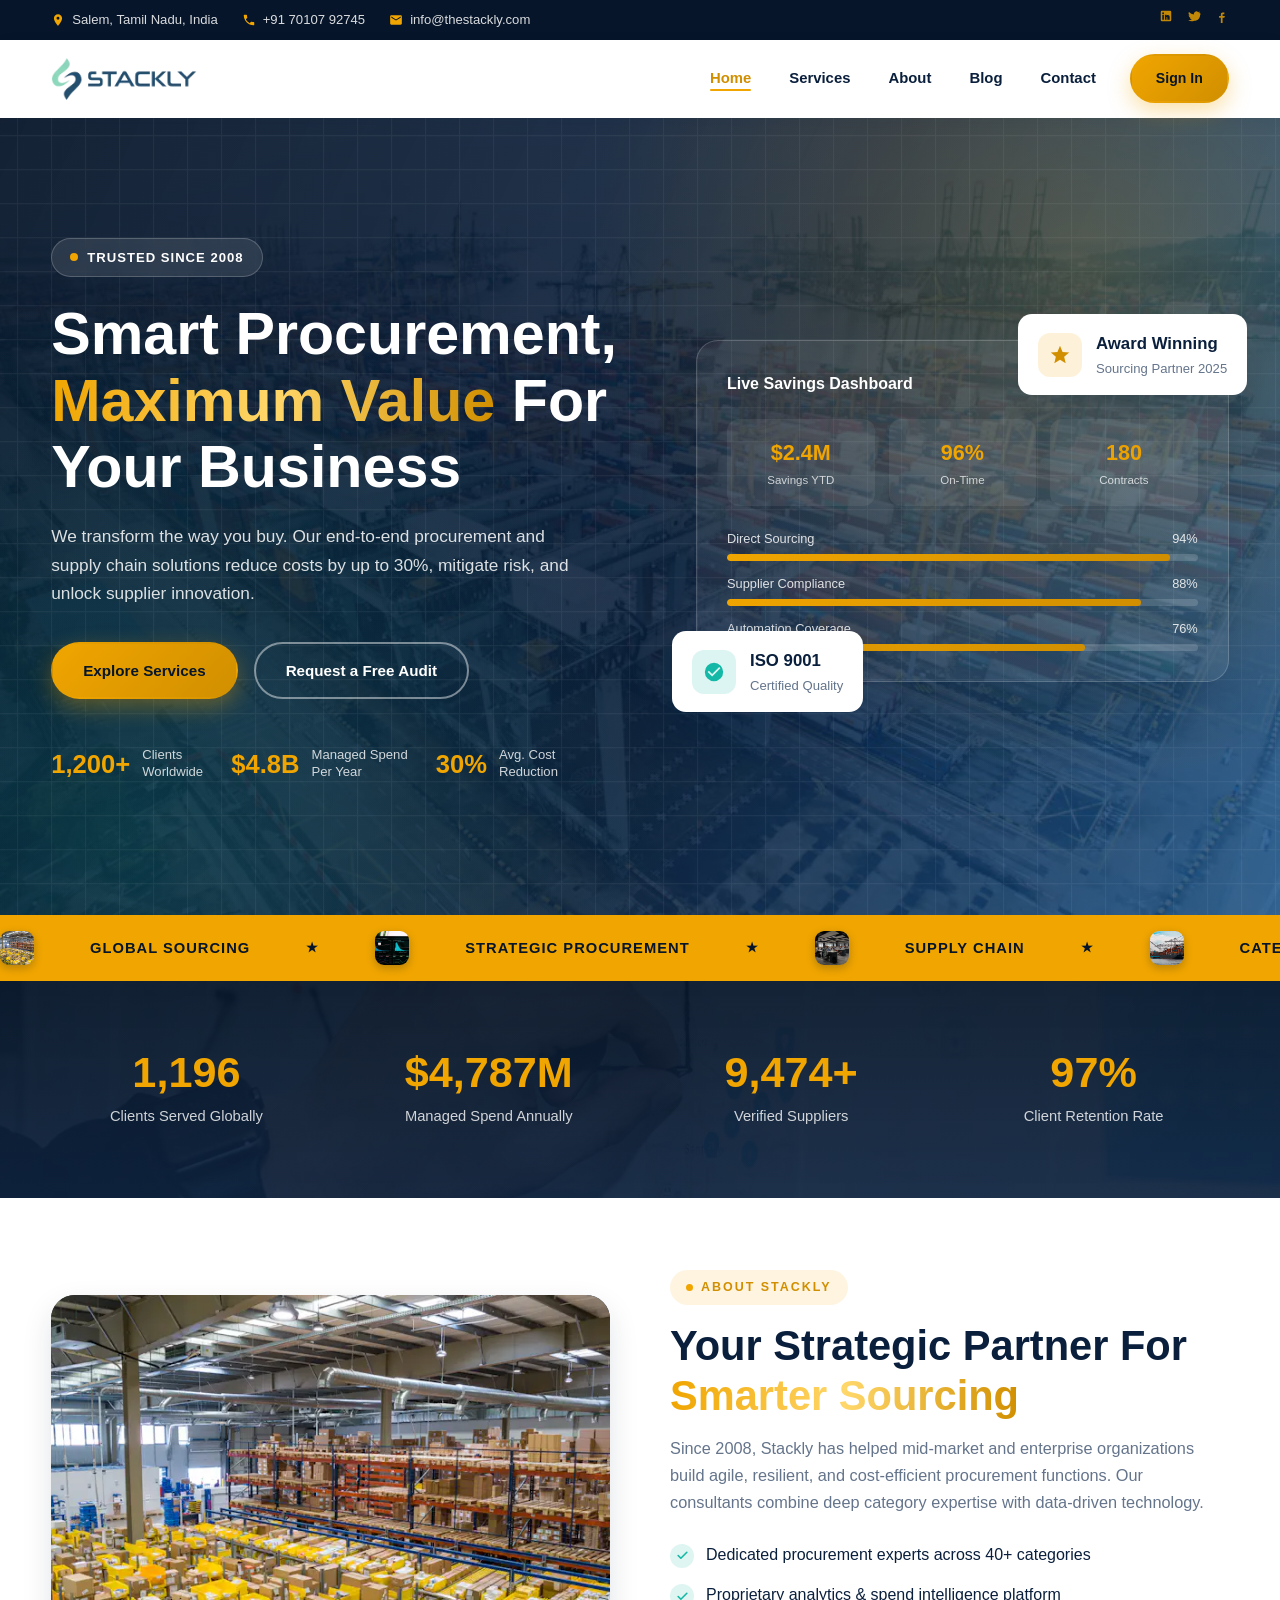
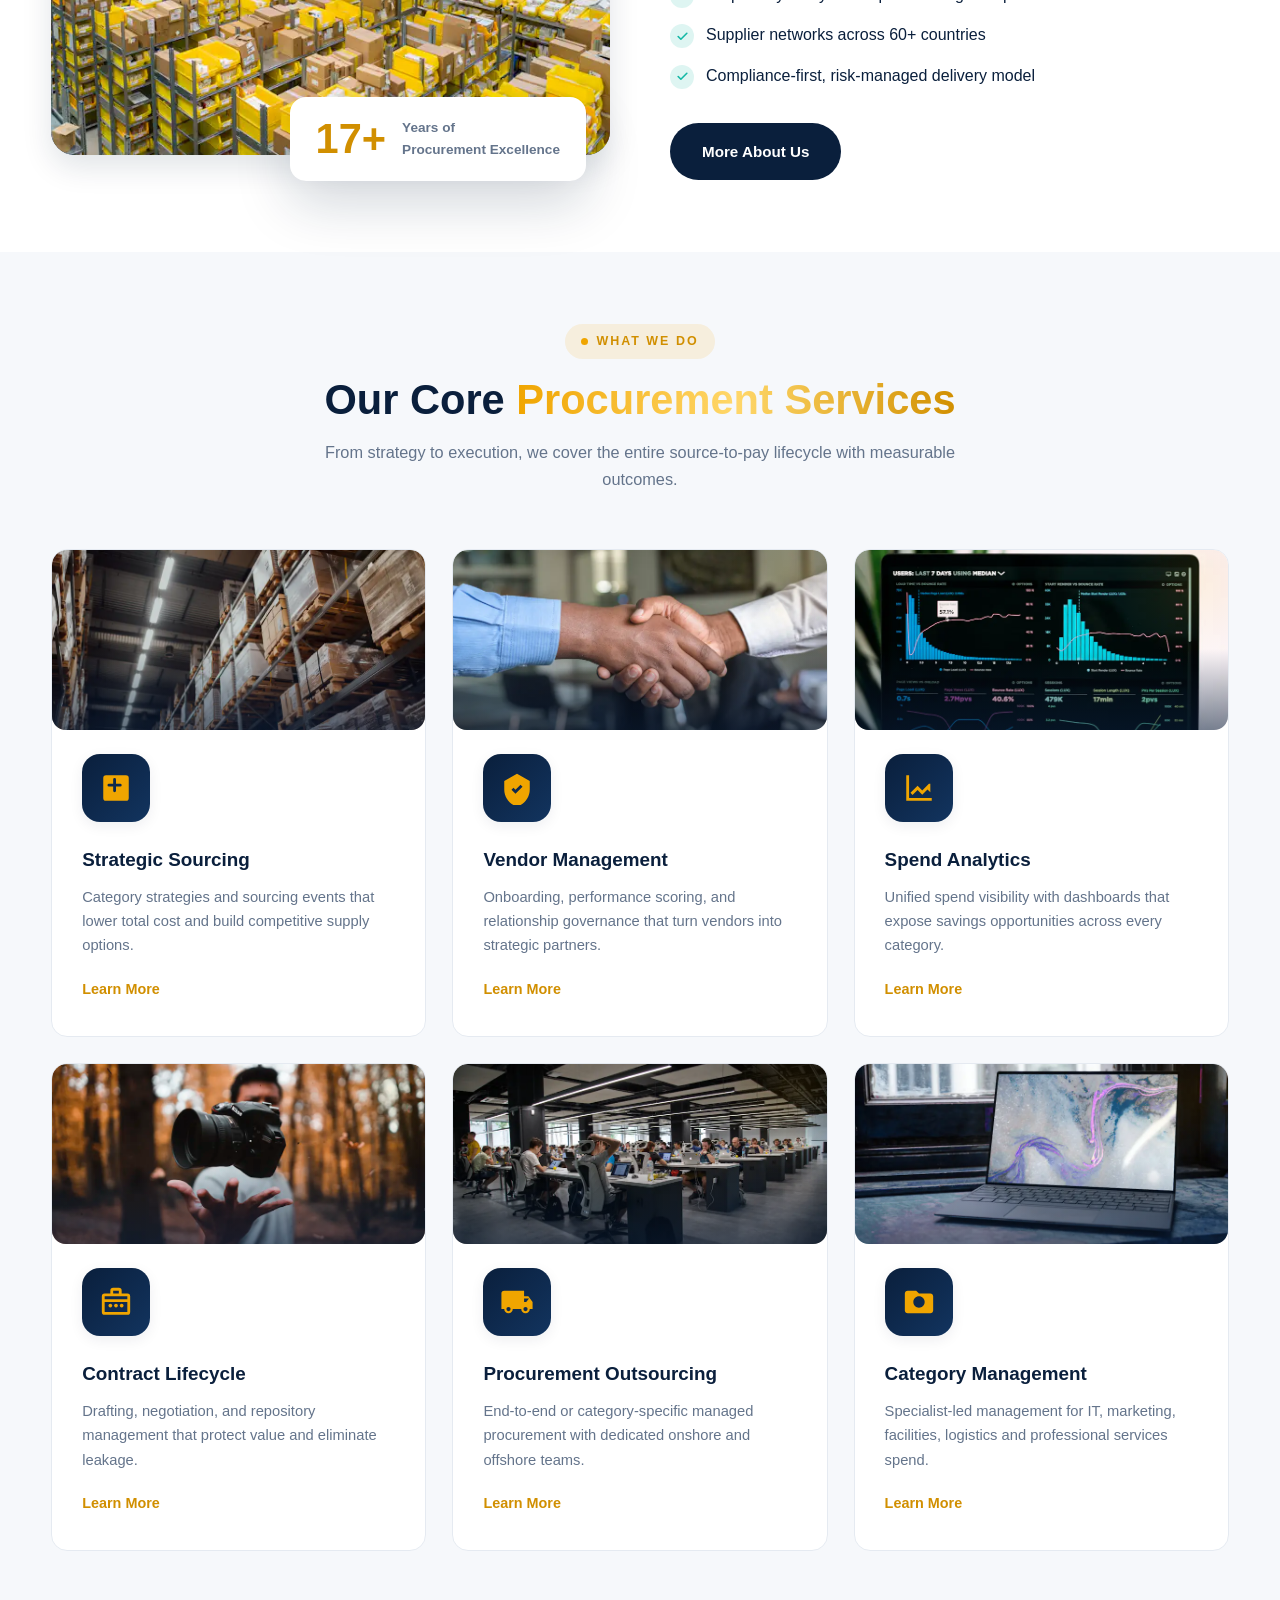
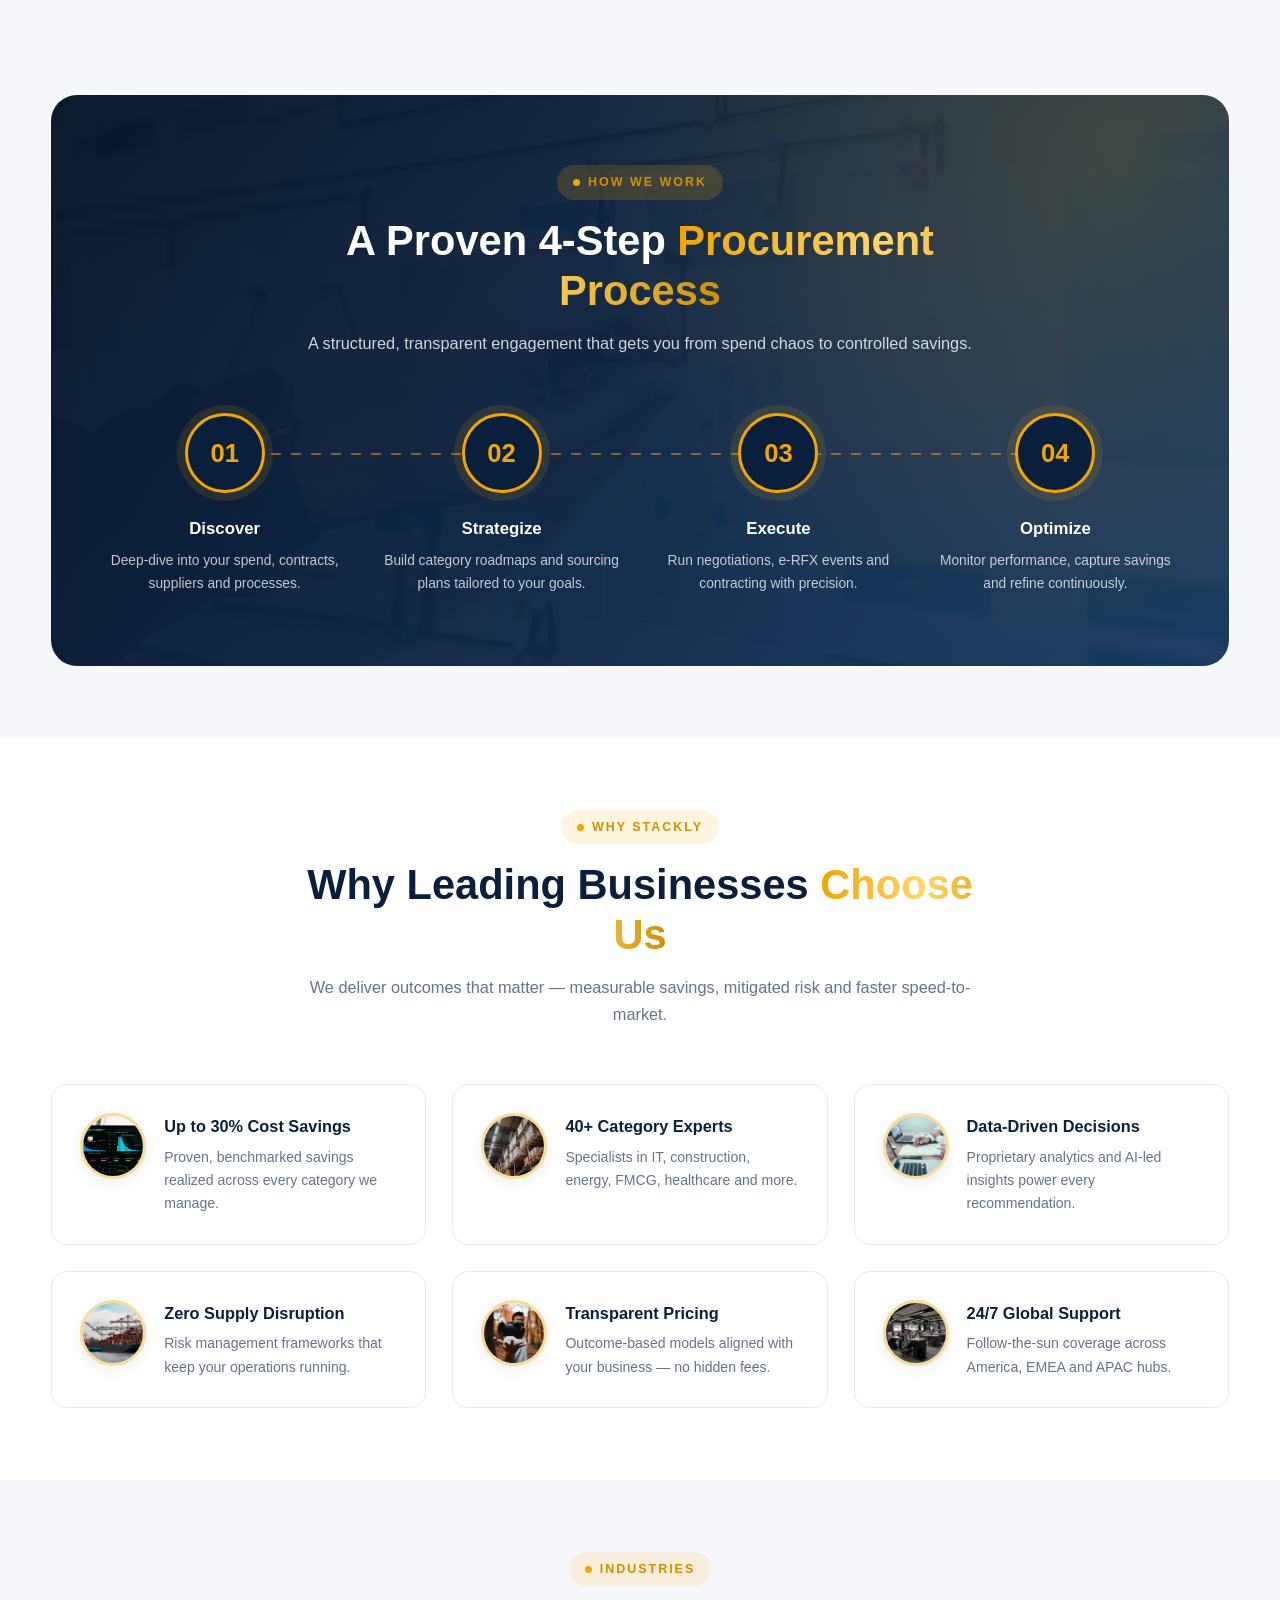
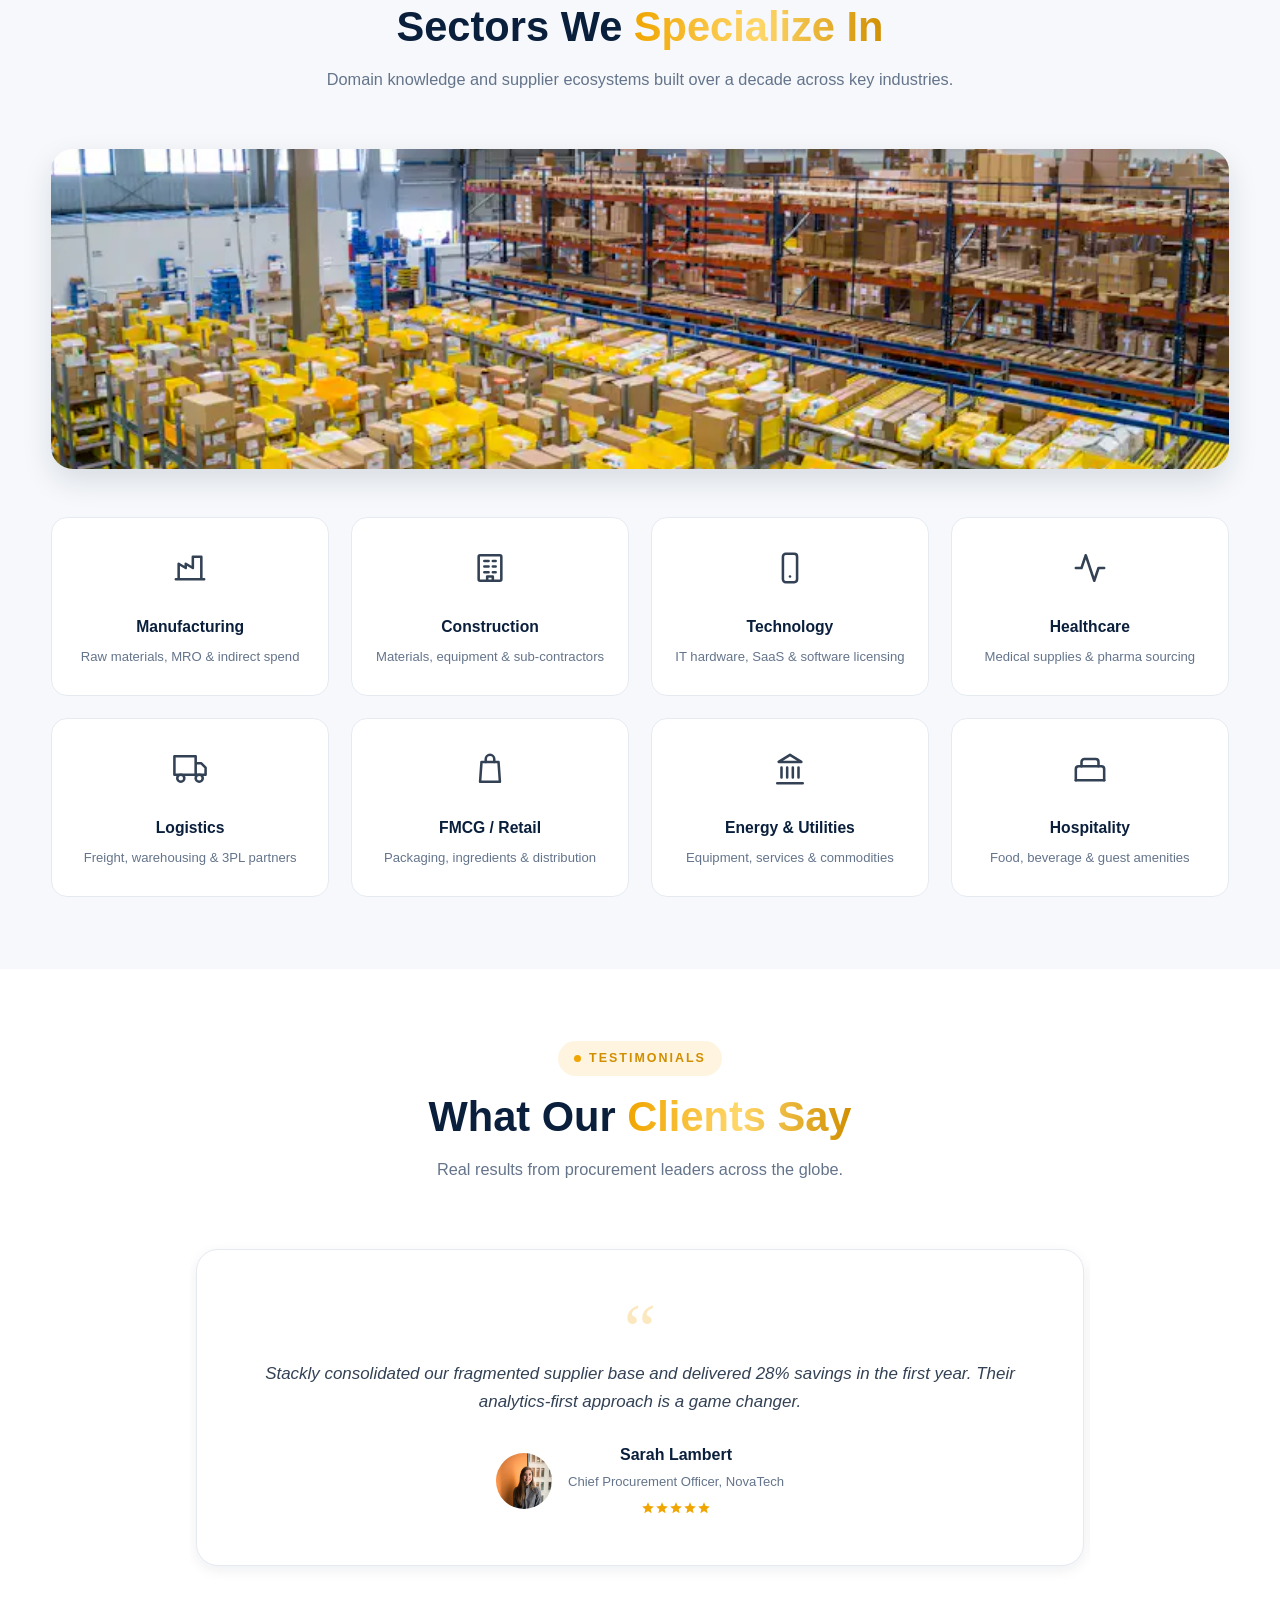
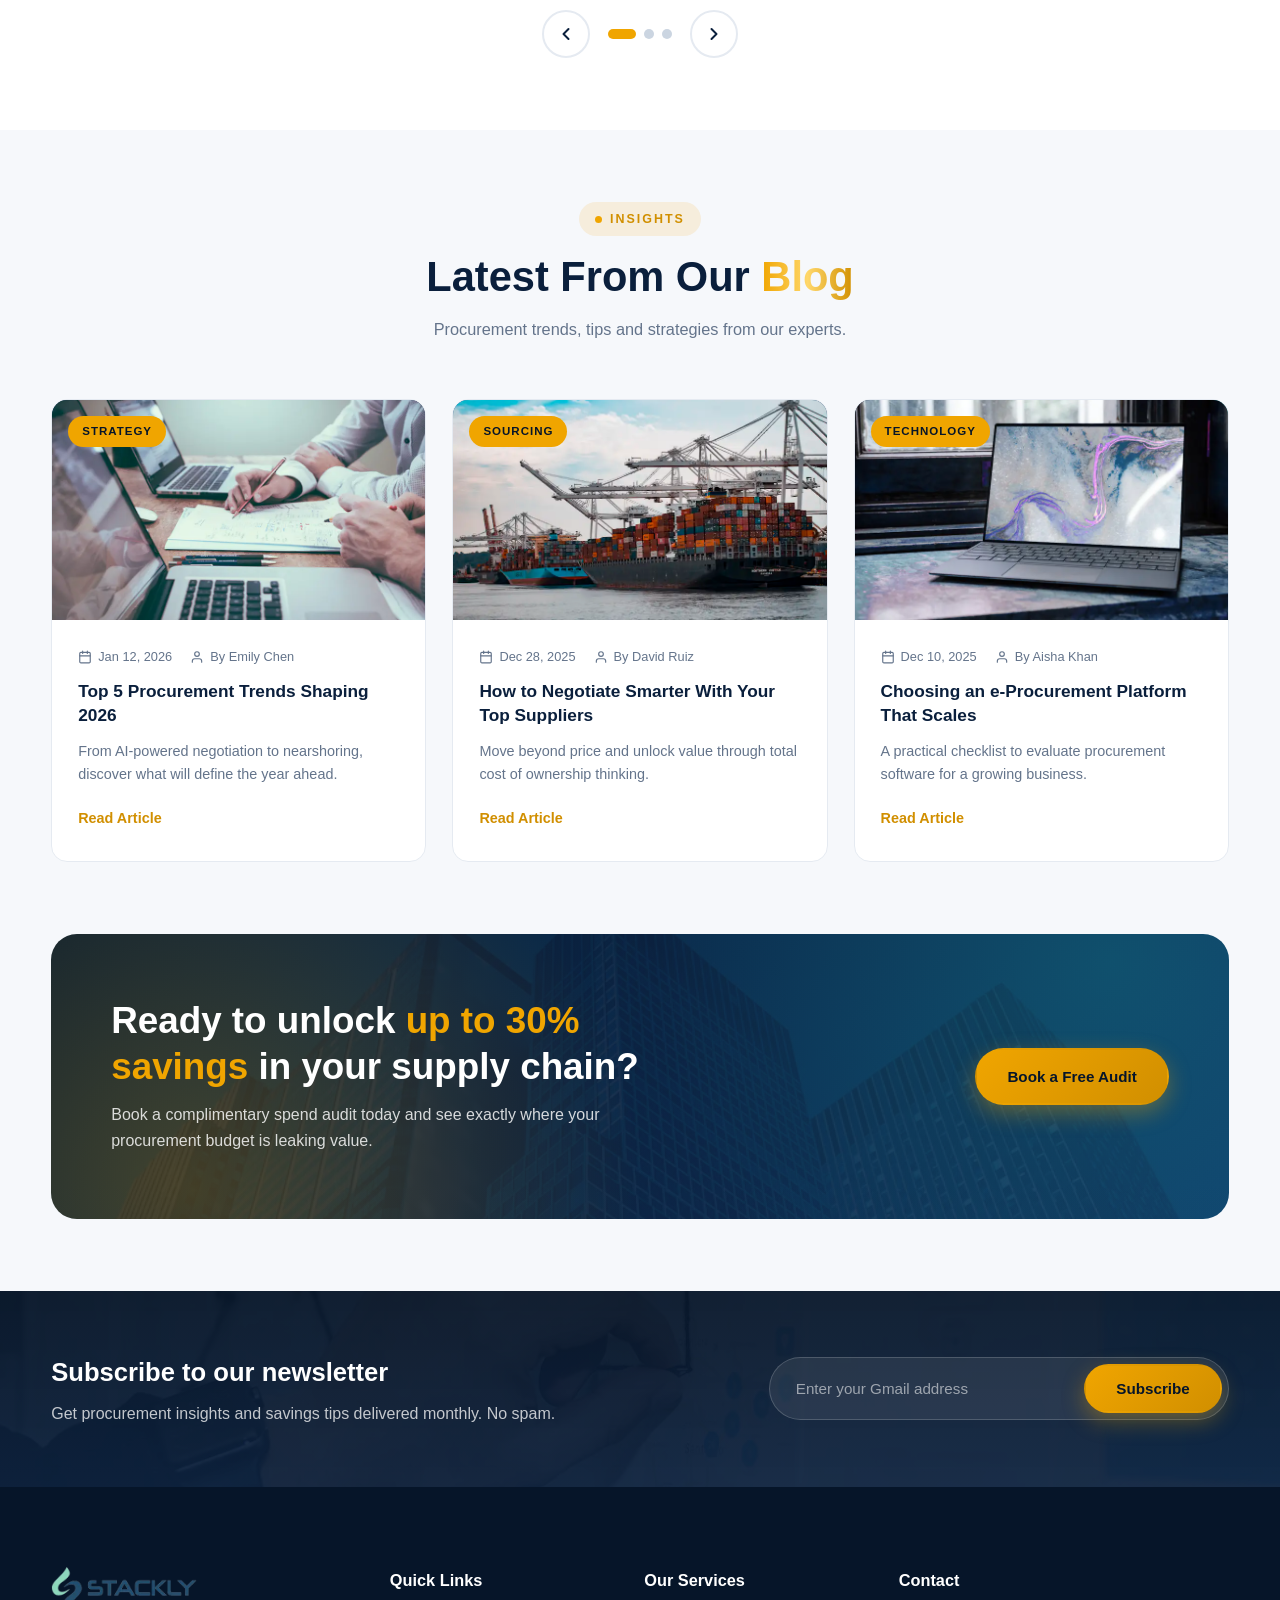
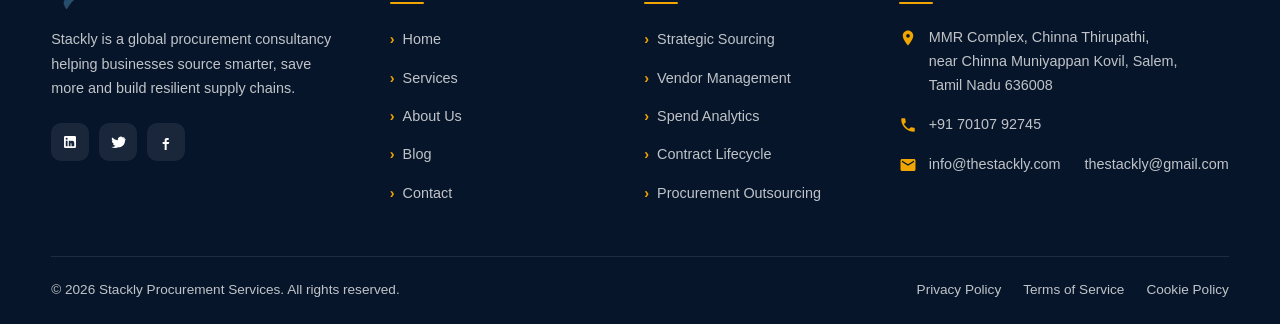
<file: index.html>
<!DOCTYPE html>
<html lang="en">
<head>
  <meta charset="UTF-8">
  <meta name="viewport" content="width=device-width, initial-scale=1.0">
  <title>Stackly | Procurement Services Company</title>
  <meta name="description" content="Stackly delivers end-to-end procurement, sourcing and supply chain solutions that reduce cost and drive value.">
  <link rel="stylesheet" href="css/style.css">
</head>
<body>

  <!-- ===== Top bar ===== -->
  <div class="topbar">
    <div class="container">
      <div class="topbar-info">
        <span class="hide-sm">
          <svg viewBox="0 0 24 24"><path d="M12 2C8.13 2 5 5.13 5 9c0 5.25 7 13 7 13s7-7.75 7-13c0-3.87-3.13-7-7-7zm0 9.5A2.5 2.5 0 1 1 12 6.5a2.5 2.5 0 0 1 0 5z"/></svg>
          Salem, Tamil Nadu, India
        </span>
        <span>
          <svg viewBox="0 0 24 24"><path d="M6.62 10.79c1.44 2.83 3.76 5.14 6.59 6.59l2.2-2.2c.27-.27.67-.36 1.02-.24 1.12.37 2.33.57 3.57.57.55 0 1 .45 1 1V20c0 .55-.45 1-1 1-9.39 0-17-7.61-17-17 0-.55.45-1 1-1h3.5c.55 0 1 .45 1 1 0 1.25.2 2.45.57 3.57.11.35.03.74-.25 1.02l-2.2 2.2z"/></svg>
          <a href="404.html">+91 70107 92745</a>
        </span>
        <span>
          <svg viewBox="0 0 24 24"><path d="M20 4H4c-1.1 0-1.99.9-1.99 2L2 18c0 1.1.9 2 2 2h16c1.1 0 2-.9 2-2V6c0-1.1-.9-2-2-2zm0 4l-8 5-8-5V6l8 5 8-5v2z"/></svg>
          <a href="404.html">info@thestackly.com</a>
        </span>
      </div>
      <div class="topbar-social">
        <a href="404.html" aria-label="LinkedIn"><svg viewBox="0 0 24 24"><path d="M19 3a2 2 0 0 1 2 2v14a2 2 0 0 1-2 2H5a2 2 0 0 1-2-2V5a2 2 0 0 1 2-2h14zM8.34 18.34V10H5.67v8.34h2.67zM7 8.75a1.55 1.55 0 1 0 0-3.1 1.55 1.55 0 0 0 0 3.1zm11.34 9.59v-4.58c0-2.45-1.31-3.59-3.05-3.59-1.41 0-2.04.77-2.39 1.32V10H10.2v8.34h2.67v-4.13c0-.24.18-.52.64-.52.53 0 .72.39.72 1.03v3.62h2.67z"/></svg></a>
        <a href="404.html" aria-label="Twitter"><svg viewBox="0 0 24 24"><path d="M22.46 6c-.77.35-1.6.58-2.46.69.88-.53 1.56-1.37 1.88-2.38-.83.5-1.75.85-2.72 1.05a4.3 4.3 0 0 0-7.32 3.92A12.2 12.2 0 0 1 3.39 5.1a4.3 4.3 0 0 0 1.33 5.73c-.7-.02-1.36-.21-1.94-.53v.05a4.3 4.3 0 0 0 3.45 4.21c-.63.17-1.3.2-1.93.08a4.3 4.3 0 0 0 4.02 2.98 8.6 8.6 0 0 1-5.33 1.84c-.35 0-.69-.02-1.03-.06A12.14 12.14 0 0 0 12.6 20c6.4 0 9.9-5.3 9.9-9.9 0-.15 0-.3-.01-.45A7.1 7.1 0 0 0 24 7.53c-.66.29-1.37.49-2.1.58z"/></svg></a>
        <a href="404.html" aria-label="Facebook"><svg viewBox="0 0 24 24"><path d="M13 9h3V6h-3c-1.66 0-3 1.34-3 3v3H7v3h3v9h3v-9h3l1-3h-4V9.5c0-.28.22-.5.5-.5z"/></svg></a>
      </div>
    </div>
  </div>

  <!-- ===== Navbar ===== -->
  <nav class="navbar">
    <div class="container nav-inner">
      <a href="index.html" class="brand">
        <img src="assets/logo.webp" alt="Stackly Procurement Services">
      </a>
      <ul class="nav-menu" id="navMenu">
        <li><a href="index.html" class="nav-link active">Home</a></li>
        <li><a href="services.html" class="nav-link">Services</a></li>
        <li><a href="about.html" class="nav-link">About</a></li>
        <li><a href="blog.html" class="nav-link">Blog</a></li>
        <li><a href="contact.html" class="nav-link">Contact</a></li>
        <li class="nav-cta"><a href="signin.html" class="btn btn-gold">Sign In</a></li>
      </ul>
      <button class="nav-toggle" id="navToggle" aria-label="Toggle menu">
        <span></span><span></span><span></span>
      </button>
    </div>
  </nav>

  <!-- ===== 1. HERO ===== -->
  <section class="hero">
    <div class="container hero-grid">
      <div class="hero-content">
        <span class="hero-badge"><span class="dot"></span> Trusted Since 2008</span>
        <h1 class="hero-title">Smart Procurement, <span class="accent">Maximum Value</span> For Your Business</h1>
        <p class="hero-subtitle">We transform the way you buy. Our end-to-end procurement and supply chain solutions reduce costs by up to 30%, mitigate risk, and unlock supplier innovation.</p>
        <div class="hero-actions">
          <a href="404.html" class="btn btn-gold">Explore Services
          </a>
          <a href="404.html" class="btn btn-outline">Request a Free Audit</a>
        </div>
        <div class="hero-trust">
          <div class="trust-item"><span class="num">1,200+</span><span class="label">Clients<br>Worldwide</span></div>
          <div class="trust-item"><span class="num">$4.8B</span><span class="label">Managed Spend<br>Per Year</span></div>
          <div class="trust-item"><span class="num">30%</span><span class="label">Avg. Cost<br>Reduction</span></div>
        </div>
      </div>
      <div class="hero-visual">
        <div class="hero-card">
          <div class="hero-card-head">
            <h4>Live Savings Dashboard</h4>
            <span class="live"><span class="dot"></span> LIVE</span>
          </div>
          <div class="hero-stat-grid">
            <div class="hero-stat"><div class="val">$2.4M</div><div class="lbl">Savings YTD</div></div>
            <div class="hero-stat"><div class="val">96%</div><div class="lbl">On-Time</div></div>
            <div class="hero-stat"><div class="val">180</div><div class="lbl">Contracts</div></div>
          </div>
          <div class="hero-bar">
            <div><div class="row"><span>Direct Sourcing</span><span>94%</span></div><div class="track"><div class="fill" style="width:94%"></div></div></div>
            <div><div class="row"><span>Supplier Compliance</span><span>88%</span></div><div class="track"><div class="fill" style="width:88%"></div></div></div>
            <div><div class="row"><span>Automation Coverage</span><span>76%</span></div><div class="track"><div class="fill" style="width:76%"></div></div></div>
          </div>
        </div>
        <div class="float-card fc-1">
          <span class="ic"><svg viewBox="0 0 24 24"><path d="M12 17.27 18.18 21l-1.64-7.03L22 9.24l-7.19-.61L12 2 9.19 8.63 2 9.24l5.46 4.73L5.82 21z"/></svg></span>
          <div><div class="fv">Award Winning</div><div class="ft">Sourcing Partner 2025</div></div>
        </div>
        <div class="float-card fc-2">
          <span class="ic"><svg viewBox="0 0 24 24"><path d="M12 2a10 10 0 1 0 10 10A10 10 0 0 0 12 2zm-2 15-5-5 1.41-1.41L10 14.17l7.59-7.59L19 8z"/></svg></span>
          <div><div class="fv">ISO 9001</div><div class="ft">Certified Quality</div></div>
        </div>
      </div>
    </div>
  </section>

  <!-- ===== 2. MARQUEE / TRUST STRIP ===== -->
  <section class="marquee" aria-label="Clients and credentials">
    <div class="marquee-track">
      <img src="assets/about-warehouse.webp" alt="Warehouse operations">
      <span>Global Sourcing</span>
      <img src="assets/svc-analytics.webp" alt="Spend analytics">
      <span>Strategic Procurement</span>
      <img src="assets/svc-outsource.webp" alt="Procurement team">
      <span>Supply Chain</span>
      <img src="assets/blog-cargo.webp" alt="Cargo logistics">
      <span>Category Management</span>
      <span>Vendor Negotiation</span>
      <span>Risk &amp; Compliance</span>
      <span>e-Procurement</span>
      <span>Cost Savings</span>
      <img src="assets/about-warehouse.webp" alt="Warehouse operations">
      <span>Global Sourcing</span>
      <img src="assets/svc-analytics.webp" alt="Spend analytics">
      <span>Strategic Procurement</span>
      <img src="assets/svc-outsource.webp" alt="Procurement team">
      <span>Supply Chain</span>
      <img src="assets/blog-cargo.webp" alt="Cargo logistics">
      <span>Category Management</span>
      <span>Vendor Negotiation</span>
      <span>Risk &amp; Compliance</span>
      <span>e-Procurement</span>
      <span>Cost Savings</span>
    </div>
  </section>

  <!-- ===== 3. STATS BAND ===== -->
  <section class="stats-band">
    <div class="container">
      <div class="stats-grid">
        <div class="stat-item reveal">
          <div class="counter" data-target="1200">0</div>
          <p>Clients Served Globally</p>
        </div>
        <div class="stat-item reveal">
          <div class="counter" data-target="4800" data-prefix="$" data-suffix="M">0</div>
          <p>Managed Spend Annually</p>
        </div>
        <div class="stat-item reveal">
          <div class="counter" data-target="9500" data-suffix="+">0</div>
          <p>Verified Suppliers</p>
        </div>
        <div class="stat-item reveal">
          <div class="counter" data-target="98" data-suffix="%">0</div>
          <p>Client Retention Rate</p>
        </div>
      </div>
    </div>
  </section>

  <!-- ===== 4. ABOUT PREVIEW ===== -->
  <section class="section-alt">
    <div class="container split-grid">
      <div class="split-media reveal-left">
        <div class="media-frame about-art">
          <img src="assets/about-warehouse.webp" alt="Modern warehouse and supply chain operations">
        </div>
        <div class="exp-badge">
          <span class="big">17+</span>
          <span class="txt">Years of<br>Procurement Excellence</span>
        </div>
      </div>
      <div class="reveal-right">
        <span class="section-tag">About Stackly</span>
        <h2 class="section-title">Your Strategic Partner For <span class="accent">Smarter Sourcing</span></h2>
        <p class="section-subtitle">Since 2008, Stackly has helped mid-market and enterprise organizations build agile, resilient, and cost-efficient procurement functions. Our consultants combine deep category expertise with data-driven technology.</p>
        <ul class="check-list">
          <li><span class="tick"><svg viewBox="0 0 24 24" fill="none" stroke="currentColor" stroke-width="3" stroke-linecap="round" stroke-linejoin="round" aria-hidden="true"><path d="M20 6 9 17l-5-5"/></svg></span> Dedicated procurement experts across 40+ categories</li>
          <li><span class="tick"><svg viewBox="0 0 24 24" fill="none" stroke="currentColor" stroke-width="3" stroke-linecap="round" stroke-linejoin="round" aria-hidden="true"><path d="M20 6 9 17l-5-5"/></svg></span> Proprietary analytics &amp; spend intelligence platform</li>
          <li><span class="tick"><svg viewBox="0 0 24 24" fill="none" stroke="currentColor" stroke-width="3" stroke-linecap="round" stroke-linejoin="round" aria-hidden="true"><path d="M20 6 9 17l-5-5"/></svg></span> Supplier networks across 60+ countries</li>
          <li><span class="tick"><svg viewBox="0 0 24 24" fill="none" stroke="currentColor" stroke-width="3" stroke-linecap="round" stroke-linejoin="round" aria-hidden="true"><path d="M20 6 9 17l-5-5"/></svg></span> Compliance-first, risk-managed delivery model</li>
        </ul>
        <a href="404.html" class="btn btn-navy">More About Us
        </a>
      </div>
    </div>
  </section>

  <!-- ===== 5. CORE SERVICES ===== -->
  <section>
    <div class="container">
      <div class="section-header center reveal">
        <span class="section-tag">What We Do</span>
        <h2 class="section-title">Our Core <span class="accent">Procurement Services</span></h2>
        <p class="section-subtitle">From strategy to execution, we cover the entire source-to-pay lifecycle with measurable outcomes.</p>
      </div>
      <div class="services-grid" data-stagger>
        <article class="service-card reveal">
          <div class="thumb"><img src="assets/svc-sourcing.webp" alt="Strategic sourcing and supplier selection"></div>
          <span class="icon"><svg viewBox="0 0 24 24"><path d="M19 3H5a2 2 0 0 0-2 2v14a2 2 0 0 0 2 2h14a2 2 0 0 0 2-2V5a2 2 0 0 0-2-2zm-4 8h-3v3a1 1 0 0 1-2 0v-3H7a1 1 0 0 1 0-2h3V6a1 1 0 0 1 2 0v3h3a1 1 0 0 1 0 2z"/></svg></span>
          <h3>Strategic Sourcing</h3>
          <p>Category strategies and sourcing events that lower total cost and build competitive supply options.</p>
          <a href="404.html" class="link">Learn More</a>
        </article>
        <article class="service-card reveal">
          <div class="thumb"><img src="assets/svc-vendor.webp" alt="Vendor management partnership"></div>
          <span class="icon"><svg viewBox="0 0 24 24"><path d="M12 2 3 7v6c0 5.55 3.84 10.74 9 12 5.16-1.26 9-6.45 9-12V7l-9-5zm-1.06 14.12-2.83-2.83 1.41-1.41 1.42 1.41 3.54-3.54 1.41 1.41-4.95 4.96z"/></svg></span>
          <h3>Vendor Management</h3>
          <p>Onboarding, performance scoring, and relationship governance that turn vendors into strategic partners.</p>
          <a href="404.html" class="link">Learn More</a>
        </article>
        <article class="service-card reveal">
          <div class="thumb"><img src="assets/svc-analytics.webp" alt="Procurement spend analytics dashboard"></div>
          <span class="icon"><svg viewBox="0 0 24 24"><path d="M3 3v18h18v-2H5V3H3zm16 6-4.71 4.71L11 10.41l-5 5L7.41 17 11 13.41l3.29 3.29L18 13l2 2V9h-1z"/></svg></span>
          <h3>Spend Analytics</h3>
          <p>Unified spend visibility with dashboards that expose savings opportunities across every category.</p>
          <a href="404.html" class="link">Learn More</a>
        </article>
        <article class="service-card reveal">
          <div class="thumb"><img src="assets/svc-contract.webp" alt="Contract management at desk"></div>
          <span class="icon"><svg viewBox="0 0 24 24"><path d="M20 6h-4V4a2 2 0 0 0-2-2h-4a2 2 0 0 0-2 2v2H4a2 2 0 0 0-2 2v11a2 2 0 0 0 2 2h16a2 2 0 0 0 2-2V8a2 2 0 0 0-2-2zM10 4h4v2h-4V4zm10 15H4v-7h16v7zm0-9H4V8h16v2z"/><circle cx="8" cy="14.5" r="1.3"/><circle cx="12" cy="14.5" r="1.3"/><circle cx="16" cy="14.5" r="1.3"/></svg></span>
          <h3>Contract Lifecycle</h3>
          <p>Drafting, negotiation, and repository management that protect value and eliminate leakage.</p>
          <a href="404.html" class="link">Learn More</a>
        </article>
        <article class="service-card reveal">
          <div class="thumb"><img src="assets/svc-outsource.webp" alt="Managed procurement outsourcing team"></div>
          <span class="icon"><svg viewBox="0 0 24 24"><path d="M20 8h-3V4H3a2 2 0 0 0-2 2v11h2a3 3 0 0 0 6 0h6a3 3 0 0 0 6 0h2V12l-3-4zM6 18.5A1.5 1.5 0 1 1 7.5 17 1.5 1.5 0 0 1 6 18.5zm12 0A1.5 1.5 0 1 1 19.5 17 1.5 1.5 0 0 1 18 18.5zM17 12V9.5h3.5L18.5 12H17z"/></svg></span>
          <h3>Procurement Outsourcing</h3>
          <p>End-to-end or category-specific managed procurement with dedicated onshore and offshore teams.</p>
          <a href="404.html" class="link">Learn More</a>
        </article>
        <article class="service-card reveal">
          <div class="thumb"><img src="assets/svc-category.webp" alt="Category management on laptop"></div>
          <span class="icon"><svg viewBox="0 0 24 24"><path d="M20 6H12l-2-2H4c-1.1 0-1.99.9-1.99 2L2 18c0 1.1.9 2 2 2h16c1.1 0 2-.9 2-2V8c0-1.1-.9-2-2-2zm-8 10c-2.21 0-4-1.79-4-4s1.79-4 4-4 4 1.79 4 4-1.79 4-4 4z"/></svg></span>
          <h3>Category Management</h3>
          <p>Specialist-led management for IT, marketing, facilities, logistics and professional services spend.</p>
          <a href="404.html" class="link">Learn More</a>
        </article>
      </div>
    </div>
  </section>

  <!-- ===== 6. PROCESS ===== -->
  <section>
    <div class="container">
      <div class="process-wrap">
        <div class="section-header center reveal">
          <span class="section-tag">How We Work</span>
          <h2 class="section-title">A Proven 4-Step <span class="accent" style="color:var(--gold);">Procurement Process</span></h2>
          <p class="section-subtitle">A structured, transparent engagement that gets you from spend chaos to controlled savings.</p>
        </div>
        <div class="process-grid">
          <div class="process-step reveal">
            <div class="process-num">01</div>
            <h4>Discover</h4>
            <p>Deep-dive into your spend, contracts, suppliers and processes.</p>
          </div>
          <div class="process-step reveal">
            <div class="process-num">02</div>
            <h4>Strategize</h4>
            <p>Build category roadmaps and sourcing plans tailored to your goals.</p>
          </div>
          <div class="process-step reveal">
            <div class="process-num">03</div>
            <h4>Execute</h4>
            <p>Run negotiations, e-RFX events and contracting with precision.</p>
          </div>
          <div class="process-step reveal">
            <div class="process-num">04</div>
            <h4>Optimize</h4>
            <p>Monitor performance, capture savings and refine continuously.</p>
          </div>
        </div>
      </div>
    </div>
  </section>

  <!-- ===== 7. WHY CHOOSE US ===== -->
  <section class="section-alt">
    <div class="container">
      <div class="section-header center reveal">
        <span class="section-tag">Why Stackly</span>
        <h2 class="section-title">Why Leading Businesses <span class="accent">Choose Us</span></h2>
        <p class="section-subtitle">We deliver outcomes that matter — measurable savings, mitigated risk and faster speed-to-market.</p>
      </div>
      <div class="why-grid">
        <div class="why-item reveal">
          <span class="why-thumb"><img src="assets/svc-analytics.webp" alt="Cost savings analytics"></span>
          <div>
            <h4>Up to 30% Cost Savings</h4>
            <p>Proven, benchmarked savings realized across every category we manage.</p>
          </div>
        </div>
        <div class="why-item reveal">
          <span class="why-thumb"><img src="assets/svc-sourcing.webp" alt="Category experts at work"></span>
          <div>
            <h4>40+ Category Experts</h4>
            <p>Specialists in IT, construction, energy, FMCG, healthcare and more.</p>
          </div>
        </div>
        <div class="why-item reveal">
          <span class="why-thumb"><img src="assets/blog-strategy.webp" alt="Data-driven procurement decisions"></span>
          <div>
            <h4>Data-Driven Decisions</h4>
            <p>Proprietary analytics and AI-led insights power every recommendation.</p>
          </div>
        </div>
        <div class="why-item reveal">
          <span class="why-thumb"><img src="assets/blog-cargo.webp" alt="Reliable supply chain operations"></span>
          <div>
            <h4>Zero Supply Disruption</h4>
            <p>Risk management frameworks that keep your operations running.</p>
          </div>
        </div>
        <div class="why-item reveal">
          <span class="why-thumb"><img src="assets/svc-contract.webp" alt="Transparent contract pricing"></span>
          <div>
            <h4>Transparent Pricing</h4>
            <p>Outcome-based models aligned with your business — no hidden fees.</p>
          </div>
        </div>
        <div class="why-item reveal">
          <span class="why-thumb"><img src="assets/svc-outsource.webp" alt="Global support team"></span>
          <div>
            <h4>24/7 Global Support</h4>
            <p>Follow-the-sun coverage across America, EMEA and APAC hubs.</p>
          </div>
        </div>
      </div>
    </div>
  </section>

  <!-- ===== 8. INDUSTRIES ===== -->
  <section>
    <div class="container">
      <div class="section-header center reveal">
        <span class="section-tag">Industries</span>
        <h2 class="section-title">Sectors We <span class="accent">Specialize In</span></h2>
        <p class="section-subtitle">Domain knowledge and supplier ecosystems built over a decade across key industries.</p>
      </div>
      <div class="section-banner reveal-scale">
        <img src="assets/about-warehouse.webp" alt="Industries Stackly serves">
      </div>
      <div class="industries-grid" data-stagger>
        <div class="industry-card reveal"><span class="em"><svg viewBox="0 0 24 24" fill="none" stroke="currentColor" stroke-width="1.8" stroke-linecap="round" stroke-linejoin="round" aria-hidden="true"><path d="M2 20h20M4 20V9l5 3V9l5 3V4h6v16"/></svg></span><h4>Manufacturing</h4><p>Raw materials, MRO &amp; indirect spend</p></div>
        <div class="industry-card reveal"><span class="em"><svg viewBox="0 0 24 24" fill="none" stroke="currentColor" stroke-width="1.8" stroke-linecap="round" stroke-linejoin="round" aria-hidden="true"><rect x="4" y="3" width="16" height="18" rx="1"/><path d="M8 7h3M8 11h3M8 15h3M14 7h2M14 11h2M14 15h2M10 21v-3h4v3"/></svg></span><h4>Construction</h4><p>Materials, equipment &amp; sub-contractors</p></div>
        <div class="industry-card reveal"><span class="em"><svg viewBox="0 0 24 24" fill="none" stroke="currentColor" stroke-width="1.8" stroke-linecap="round" stroke-linejoin="round" aria-hidden="true"><rect x="7" y="2" width="10" height="20" rx="2"/><path d="M12 18h.01"/></svg></span><h4>Technology</h4><p>IT hardware, SaaS &amp; software licensing</p></div>
        <div class="industry-card reveal"><span class="em"><svg viewBox="0 0 24 24" fill="none" stroke="currentColor" stroke-width="1.8" stroke-linecap="round" stroke-linejoin="round" aria-hidden="true"><path d="M22 12h-4l-3 9L9 3l-3 9H2"/></svg></span><h4>Healthcare</h4><p>Medical supplies &amp; pharma sourcing</p></div>
        <div class="industry-card reveal"><span class="em"><svg viewBox="0 0 24 24" fill="none" stroke="currentColor" stroke-width="1.8" stroke-linecap="round" stroke-linejoin="round" aria-hidden="true"><path d="M1 3h15v13H1zM16 8h4l3 3v5h-7"/><circle cx="5.5" cy="18.5" r="2.5"/><circle cx="18.5" cy="18.5" r="2.5"/></svg></span><h4>Logistics</h4><p>Freight, warehousing &amp; 3PL partners</p></div>
        <div class="industry-card reveal"><span class="em"><svg viewBox="0 0 24 24" fill="none" stroke="currentColor" stroke-width="1.8" stroke-linecap="round" stroke-linejoin="round" aria-hidden="true"><path d="M6 7h12l1 14H5L6 7z"/><path d="M9 7V5a3 3 0 0 1 6 0v2"/></svg></span><h4>FMCG / Retail</h4><p>Packaging, ingredients &amp; distribution</p></div>
        <div class="industry-card reveal"><span class="em"><svg viewBox="0 0 24 24" fill="none" stroke="currentColor" stroke-width="1.8" stroke-linecap="round" stroke-linejoin="round" aria-hidden="true"><path d="M3 22h18M6 18v-7M10 18v-7M14 18v-7M18 18v-7M4 7h16L12 2 4 7z"/></svg></span><h4>Energy &amp; Utilities</h4><p>Equipment, services &amp; commodities</p></div>
        <div class="industry-card reveal"><span class="em"><svg viewBox="0 0 24 24" fill="none" stroke="currentColor" stroke-width="1.8" stroke-linecap="round" stroke-linejoin="round" aria-hidden="true"><path d="M2 20v-8a2 2 0 0 1 2-2h16a2 2 0 0 1 2 2v8"/><path d="M6 10V7a2 2 0 0 1 2-2h8a2 2 0 0 1 2 2v3"/><path d="M2 20h20"/></svg></span><h4>Hospitality</h4><p>Food, beverage &amp; guest amenities</p></div>
      </div>
    </div>
  </section>

  <!-- ===== 9. TESTIMONIALS ===== -->
  <section class="section-alt">
    <div class="container">
      <div class="section-header center reveal">
        <span class="section-tag">Testimonials</span>
        <h2 class="section-title">What Our <span class="accent">Clients Say</span></h2>
        <p class="section-subtitle">Real results from procurement leaders across the globe.</p>
      </div>
      <div class="testimonial-slider reveal" id="testimonialSlider">
        <div class="testimonial-track" id="testimonialTrack">
          <div class="testimonial-slide">
            <div class="testimonial-card">
              <div class="quote-mark">&ldquo;</div>
              <blockquote>Stackly consolidated our fragmented supplier base and delivered 28% savings in the first year. Their analytics-first approach is a game changer.</blockquote>
              <div class="testimonial-author">
                <span class="avatar"><img src="assets/team-1.webp" alt="Sarah Lambert"></span>
                <div>
                  <h5>Sarah Lambert</h5>
                  <span>Chief Procurement Officer, NovaTech</span>
                  <div class="stars"><svg viewBox="0 0 24 24" fill="currentColor" stroke="currentColor" stroke-width="0" stroke-linecap="round" stroke-linejoin="round" aria-hidden="true"><path d="M12 17.27 18.18 21l-1.64-7.03L22 9.24l-7.19-.61L12 2 9.19 8.63 2 9.24l5.46 4.73L5.82 21z"/></svg><svg viewBox="0 0 24 24" fill="currentColor" stroke="currentColor" stroke-width="0" stroke-linecap="round" stroke-linejoin="round" aria-hidden="true"><path d="M12 17.27 18.18 21l-1.64-7.03L22 9.24l-7.19-.61L12 2 9.19 8.63 2 9.24l5.46 4.73L5.82 21z"/></svg><svg viewBox="0 0 24 24" fill="currentColor" stroke="currentColor" stroke-width="0" stroke-linecap="round" stroke-linejoin="round" aria-hidden="true"><path d="M12 17.27 18.18 21l-1.64-7.03L22 9.24l-7.19-.61L12 2 9.19 8.63 2 9.24l5.46 4.73L5.82 21z"/></svg><svg viewBox="0 0 24 24" fill="currentColor" stroke="currentColor" stroke-width="0" stroke-linecap="round" stroke-linejoin="round" aria-hidden="true"><path d="M12 17.27 18.18 21l-1.64-7.03L22 9.24l-7.19-.61L12 2 9.19 8.63 2 9.24l5.46 4.73L5.82 21z"/></svg><svg viewBox="0 0 24 24" fill="currentColor" stroke="currentColor" stroke-width="0" stroke-linecap="round" stroke-linejoin="round" aria-hidden="true"><path d="M12 17.27 18.18 21l-1.64-7.03L22 9.24l-7.19-.61L12 2 9.19 8.63 2 9.24l5.46 4.73L5.82 21z"/></svg></div>
                </div>
              </div>
            </div>
          </div>
          <div class="testimonial-slide">
            <div class="testimonial-card">
              <div class="quote-mark">&ldquo;</div>
              <blockquote>Within 6 months they renegotiated our logistics contracts and cut freight spend by 22%. Zero disruption to our supply chain throughout.</blockquote>
              <div class="testimonial-author">
                <span class="avatar"><img src="assets/team-2.webp" alt="James Mitchell"></span>
                <div>
                  <h5>James Mitchell</h5>
                  <span>VP Supply Chain, Apex Manufacturing</span>
                  <div class="stars"><svg viewBox="0 0 24 24" fill="currentColor" stroke="currentColor" stroke-width="0" stroke-linecap="round" stroke-linejoin="round" aria-hidden="true"><path d="M12 17.27 18.18 21l-1.64-7.03L22 9.24l-7.19-.61L12 2 9.19 8.63 2 9.24l5.46 4.73L5.82 21z"/></svg><svg viewBox="0 0 24 24" fill="currentColor" stroke="currentColor" stroke-width="0" stroke-linecap="round" stroke-linejoin="round" aria-hidden="true"><path d="M12 17.27 18.18 21l-1.64-7.03L22 9.24l-7.19-.61L12 2 9.19 8.63 2 9.24l5.46 4.73L5.82 21z"/></svg><svg viewBox="0 0 24 24" fill="currentColor" stroke="currentColor" stroke-width="0" stroke-linecap="round" stroke-linejoin="round" aria-hidden="true"><path d="M12 17.27 18.18 21l-1.64-7.03L22 9.24l-7.19-.61L12 2 9.19 8.63 2 9.24l5.46 4.73L5.82 21z"/></svg><svg viewBox="0 0 24 24" fill="currentColor" stroke="currentColor" stroke-width="0" stroke-linecap="round" stroke-linejoin="round" aria-hidden="true"><path d="M12 17.27 18.18 21l-1.64-7.03L22 9.24l-7.19-.61L12 2 9.19 8.63 2 9.24l5.46 4.73L5.82 21z"/></svg><svg viewBox="0 0 24 24" fill="currentColor" stroke="currentColor" stroke-width="0" stroke-linecap="round" stroke-linejoin="round" aria-hidden="true"><path d="M12 17.27 18.18 21l-1.64-7.03L22 9.24l-7.19-.61L12 2 9.19 8.63 2 9.24l5.46 4.73L5.82 21z"/></svg></div>
                </div>
              </div>
            </div>
          </div>
          <div class="testimonial-slide">
            <div class="testimonial-card">
              <div class="quote-mark">&ldquo;</div>
              <blockquote>The team feels like an extension of ours. They manage IT procurement end-to-end so our engineers focus on building, not buying.</blockquote>
              <div class="testimonial-author">
                <span class="avatar"><img src="assets/team-4.webp" alt="Rachel Osei"></span>
                <div>
                  <h5>Rachel Osei</h5>
                  <span>Head of Procurement, CloudPeak</span>
                  <div class="stars"><svg viewBox="0 0 24 24" fill="currentColor" stroke="currentColor" stroke-width="0" stroke-linecap="round" stroke-linejoin="round" aria-hidden="true"><path d="M12 17.27 18.18 21l-1.64-7.03L22 9.24l-7.19-.61L12 2 9.19 8.63 2 9.24l5.46 4.73L5.82 21z"/></svg><svg viewBox="0 0 24 24" fill="currentColor" stroke="currentColor" stroke-width="0" stroke-linecap="round" stroke-linejoin="round" aria-hidden="true"><path d="M12 17.27 18.18 21l-1.64-7.03L22 9.24l-7.19-.61L12 2 9.19 8.63 2 9.24l5.46 4.73L5.82 21z"/></svg><svg viewBox="0 0 24 24" fill="currentColor" stroke="currentColor" stroke-width="0" stroke-linecap="round" stroke-linejoin="round" aria-hidden="true"><path d="M12 17.27 18.18 21l-1.64-7.03L22 9.24l-7.19-.61L12 2 9.19 8.63 2 9.24l5.46 4.73L5.82 21z"/></svg><svg viewBox="0 0 24 24" fill="currentColor" stroke="currentColor" stroke-width="0" stroke-linecap="round" stroke-linejoin="round" aria-hidden="true"><path d="M12 17.27 18.18 21l-1.64-7.03L22 9.24l-7.19-.61L12 2 9.19 8.63 2 9.24l5.46 4.73L5.82 21z"/></svg><svg viewBox="0 0 24 24" fill="currentColor" stroke="currentColor" stroke-width="0" stroke-linecap="round" stroke-linejoin="round" aria-hidden="true"><path d="M12 17.27 18.18 21l-1.64-7.03L22 9.24l-7.19-.61L12 2 9.19 8.63 2 9.24l5.46 4.73L5.82 21z"/></svg></div>
                </div>
              </div>
            </div>
          </div>
        </div>
        <div class="slider-controls">
          <button class="slider-btn" id="prevSlide" aria-label="Previous testimonial"><svg viewBox="0 0 24 24" fill="none"><path d="M15 18l-6-6 6-6" stroke="currentColor" stroke-width="2.4" stroke-linecap="round" stroke-linejoin="round"/></svg></button>
          <div class="slider-dots" id="sliderDots"></div>
          <button class="slider-btn" id="nextSlide" aria-label="Next testimonial"><svg viewBox="0 0 24 24" fill="none"><path d="M9 6l6 6-6 6" stroke="currentColor" stroke-width="2.4" stroke-linecap="round" stroke-linejoin="round"/></svg></button>
        </div>
      </div>
    </div>
  </section>

  <!-- ===== 10. BLOG PREVIEW ===== -->
  <section>
    <div class="container">
      <div class="section-header center reveal">
        <span class="section-tag">Insights</span>
        <h2 class="section-title">Latest From Our <span class="accent">Blog</span></h2>
        <p class="section-subtitle">Procurement trends, tips and strategies from our experts.</p>
      </div>
      <div class="blog-grid" data-stagger>
        <article class="blog-card reveal">
          <div class="blog-thumb" style="background:linear-gradient(135deg,#12345f,#0a1f3c);">
            <span class="category">Strategy</span>
            <img src="assets/blog-strategy.webp" alt="Procurement strategy planning">
          </div>
          <div class="blog-body">
            <div class="blog-meta"><span><svg viewBox="0 0 24 24" fill="none" stroke="currentColor" stroke-width="2" stroke-linecap="round" stroke-linejoin="round" aria-hidden="true"><rect x="3" y="4" width="18" height="18" rx="2"/><path d="M16 2v4M8 2v4M3 10h18"/></svg> Jan 12, 2026</span><span><svg viewBox="0 0 24 24" fill="none" stroke="currentColor" stroke-width="2" stroke-linecap="round" stroke-linejoin="round" aria-hidden="true"><path d="M20 21v-2a4 4 0 0 0-4-4H8a4 4 0 0 0-4 4v2"/><circle cx="12" cy="7" r="4"/></svg> By Emily Chen</span></div>
            <h3>Top 5 Procurement Trends Shaping 2026</h3>
            <p>From AI-powered negotiation to nearshoring, discover what will define the year ahead.</p>
            <a href="404.html" class="read-more">Read Article</a>
          </div>
        </article>
        <article class="blog-card reveal">
          <div class="blog-thumb" style="background:linear-gradient(135deg,#14508a,#0a1f3c);">
            <span class="category">Sourcing</span>
            <img src="assets/blog-cargo.webp" alt="Global sourcing and negotiation">
          </div>
          <div class="blog-body">
            <div class="blog-meta"><span><svg viewBox="0 0 24 24" fill="none" stroke="currentColor" stroke-width="2" stroke-linecap="round" stroke-linejoin="round" aria-hidden="true"><rect x="3" y="4" width="18" height="18" rx="2"/><path d="M16 2v4M8 2v4M3 10h18"/></svg> Dec 28, 2025</span><span><svg viewBox="0 0 24 24" fill="none" stroke="currentColor" stroke-width="2" stroke-linecap="round" stroke-linejoin="round" aria-hidden="true"><path d="M20 21v-2a4 4 0 0 0-4-4H8a4 4 0 0 0-4 4v2"/><circle cx="12" cy="7" r="4"/></svg> By David Ruiz</span></div>
            <h3>How to Negotiate Smarter With Your Top Suppliers</h3>
            <p>Move beyond price and unlock value through total cost of ownership thinking.</p>
            <a href="404.html" class="read-more">Read Article</a>
          </div>
        </article>
        <article class="blog-card reveal">
          <div class="blog-thumb" style="background:linear-gradient(135deg,#0a1f3c,#14b8a6);">
            <span class="category">Technology</span>
            <img src="assets/svc-category.webp" alt="e-Procurement technology">
          </div>
          <div class="blog-body">
            <div class="blog-meta"><span><svg viewBox="0 0 24 24" fill="none" stroke="currentColor" stroke-width="2" stroke-linecap="round" stroke-linejoin="round" aria-hidden="true"><rect x="3" y="4" width="18" height="18" rx="2"/><path d="M16 2v4M8 2v4M3 10h18"/></svg> Dec 10, 2025</span><span><svg viewBox="0 0 24 24" fill="none" stroke="currentColor" stroke-width="2" stroke-linecap="round" stroke-linejoin="round" aria-hidden="true"><path d="M20 21v-2a4 4 0 0 0-4-4H8a4 4 0 0 0-4 4v2"/><circle cx="12" cy="7" r="4"/></svg> By Aisha Khan</span></div>
            <h3>Choosing an e-Procurement Platform That Scales</h3>
            <p>A practical checklist to evaluate procurement software for a growing business.</p>
            <a href="404.html" class="read-more">Read Article</a>
          </div>
        </article>
      </div>
    </div>
  </section>

  <!-- ===== CTA BANNER ===== -->
  <div class="pre-footer">
    <div class="container">
      <div class="cta-banner reveal-scale">
        <div>
          <h2>Ready to unlock <span class="accent">up to 30% savings</span> in your supply chain?</h2>
          <p>Book a complimentary spend audit today and see exactly where your procurement budget is leaking value.</p>
        </div>
        <a href="404.html" class="btn btn-gold">Book a Free Audit
        </a>
      </div>
    </div>
  </div>

  <!-- ===== NEWSLETTER ===== -->
  <div class="newsletter">
    <div class="container newsletter-inner">
      <div>
        <h3>Subscribe to our newsletter</h3>
        <p>Get procurement insights and savings tips delivered monthly. No spam.</p>
      </div>
      <form class="newsletter-form" id="newsletterForm">
        <input type="email" id="newsletterEmail" placeholder="Enter your Gmail address" required>
        <button class="btn btn-gold" type="submit">Subscribe</button>
        <small class="newsletter-error" role="alert"></small>
      </form>
    </div>
  </div>

  <!-- ===== FOOTER ===== -->
  <footer class="footer">
    <div class="container">
      <div class="footer-grid">
        <div class="footer-brand">
          <a href="index.html" class="brand">
            <img src="assets/logo.webp" alt="Stackly Procurement Services">
          </a>
          <p class="footer-about">Stackly is a global procurement consultancy helping businesses source smarter, save more and build resilient supply chains.</p>
          <div class="footer-social">
            <a href="404.html" aria-label="LinkedIn"><svg viewBox="0 0 24 24"><path d="M19 3a2 2 0 0 1 2 2v14a2 2 0 0 1-2 2H5a2 2 0 0 1-2-2V5a2 2 0 0 1 2-2h14zM8.34 18.34V10H5.67v8.34h2.67zM7 8.75a1.55 1.55 0 1 0 0-3.1 1.55 1.55 0 0 0 0 3.1zm11.34 9.59v-4.58c0-2.45-1.31-3.59-3.05-3.59-1.41 0-2.04.77-2.39 1.32V10H10.2v8.34h2.67v-4.13c0-.24.18-.52.64-.52.53 0 .72.39.72 1.03v3.62h2.67z"/></svg></a>
            <a href="404.html" aria-label="Twitter"><svg viewBox="0 0 24 24"><path d="M22.46 6c-.77.35-1.6.58-2.46.69.88-.53 1.56-1.37 1.88-2.38-.83.5-1.75.85-2.72 1.05a4.3 4.3 0 0 0-7.32 3.92A12.2 12.2 0 0 1 3.39 5.1a4.3 4.3 0 0 0 1.33 5.73c-.7-.02-1.36-.21-1.94-.53v.05a4.3 4.3 0 0 0 3.45 4.21c-.63.17-1.3.2-1.93.08a4.3 4.3 0 0 0 4.02 2.98 8.6 8.6 0 0 1-5.33 1.84c-.35 0-.69-.02-1.03-.06A12.14 12.14 0 0 0 12.6 20c6.4 0 9.9-5.3 9.9-9.9 0-.15 0-.3-.01-.45A7.1 7.1 0 0 0 24 7.53c-.66.29-1.37.49-2.1.58z"/></svg></a>
            <a href="404.html" aria-label="Facebook"><svg viewBox="0 0 24 24"><path d="M13 9h3V6h-3c-1.66 0-3 1.34-3 3v3H7v3h3v9h3v-9h3l1-3h-4V9.5c0-.28.22-.5.5-.5z"/></svg></a>
          </div>
        </div>
        <div class="footer-col">
          <h4>Quick Links</h4>
          <ul class="footer-links">
            <li><a href="index.html">Home</a></li>
            <li><a href="services.html">Services</a></li>
            <li><a href="about.html">About Us</a></li>
            <li><a href="blog.html">Blog</a></li>
            <li><a href="contact.html">Contact</a></li>
          </ul>
        </div>
        <div class="footer-col">
          <h4>Our Services</h4>
          <ul class="footer-links">
            <li><a href="404.html">Strategic Sourcing</a></li>
            <li><a href="404.html">Vendor Management</a></li>
            <li><a href="404.html">Spend Analytics</a></li>
            <li><a href="404.html">Contract Lifecycle</a></li>
            <li><a href="404.html">Procurement Outsourcing</a></li>
          </ul>
        </div>
        <div class="footer-col">
          <h4>Contact</h4>
          <ul class="footer-contact">
            <li><svg viewBox="0 0 24 24"><path d="M12 2C8.13 2 5 5.13 5 9c0 5.25 7 13 7 13s7-7.75 7-13c0-3.87-3.13-7-7-7zm0 9.5A2.5 2.5 0 1 1 12 6.5a2.5 2.5 0 0 1 0 5z"/></svg> MMR Complex, Chinna Thirupathi,<br>near Chinna Muniyappan Kovil, Salem,<br>Tamil Nadu 636008</li>
            <li><svg viewBox="0 0 24 24"><path d="M6.62 10.79c1.44 2.83 3.76 5.14 6.59 6.59l2.2-2.2c.27-.27.67-.36 1.02-.24 1.12.37 2.33.57 3.57.57.55 0 1 .45 1 1V20c0 .55-.45 1-1 1-9.39 0-17-7.61-17-17 0-.55.45-1 1-1h3.5c.55 0 1 .45 1 1 0 1.25.2 2.45.57 3.57.11.35.03.74-.25 1.02l-2.2 2.2z"/></svg> <a href="404.html">+91 70107 92745</a></li>
            <li><svg viewBox="0 0 24 24"><path d="M20 4H4c-1.1 0-1.99.9-1.99 2L2 18c0 1.1.9 2 2 2h16c1.1 0 2-.9 2-2V6c0-1.1-.9-2-2-2zm0 4l-8 5-8-5V6l8 5 8-5v2z"/></svg> <a href="404.html">info@thestackly.com</a><br><a href="404.html">thestackly@gmail.com</a></li>
          </ul>
        </div>
      </div>
      <div class="footer-bottom">
        <span>&copy; 2026 Stackly Procurement Services. All rights reserved.</span>
        <div class="links">
          <a href="404.html">Privacy Policy</a>
          <a href="404.html">Terms of Service</a>
          <a href="404.html">Cookie Policy</a>
        </div>
      </div>
    </div>
  </footer>

  <button class="back-top" id="backTop" aria-label="Back to top">
    <svg viewBox="0 0 24 24" fill="none"><path d="M12 19V5m0 0-6 6m6-6 6 6" stroke="currentColor" stroke-width="2.4" stroke-linecap="round" stroke-linejoin="round"/></svg>
  </button>

  <script src="js/script.js"></script>
</body>
</html>
</file>
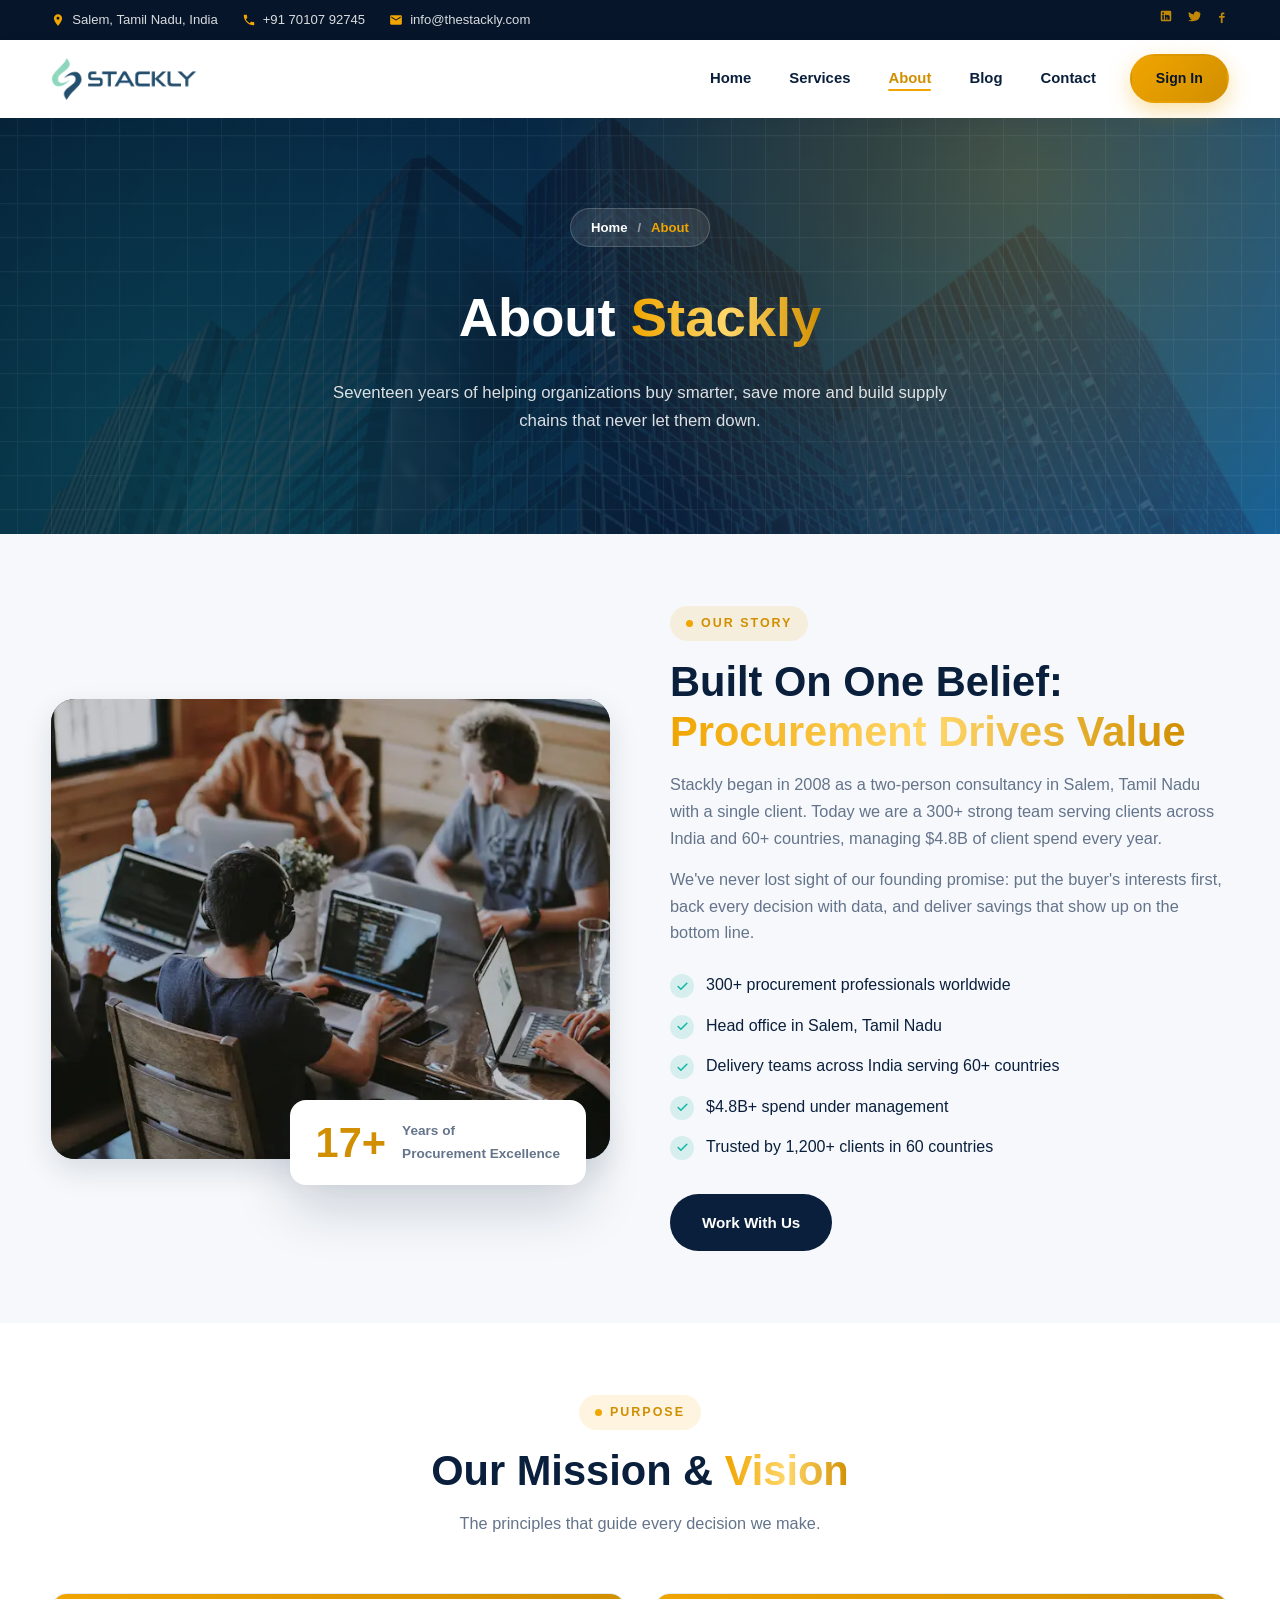
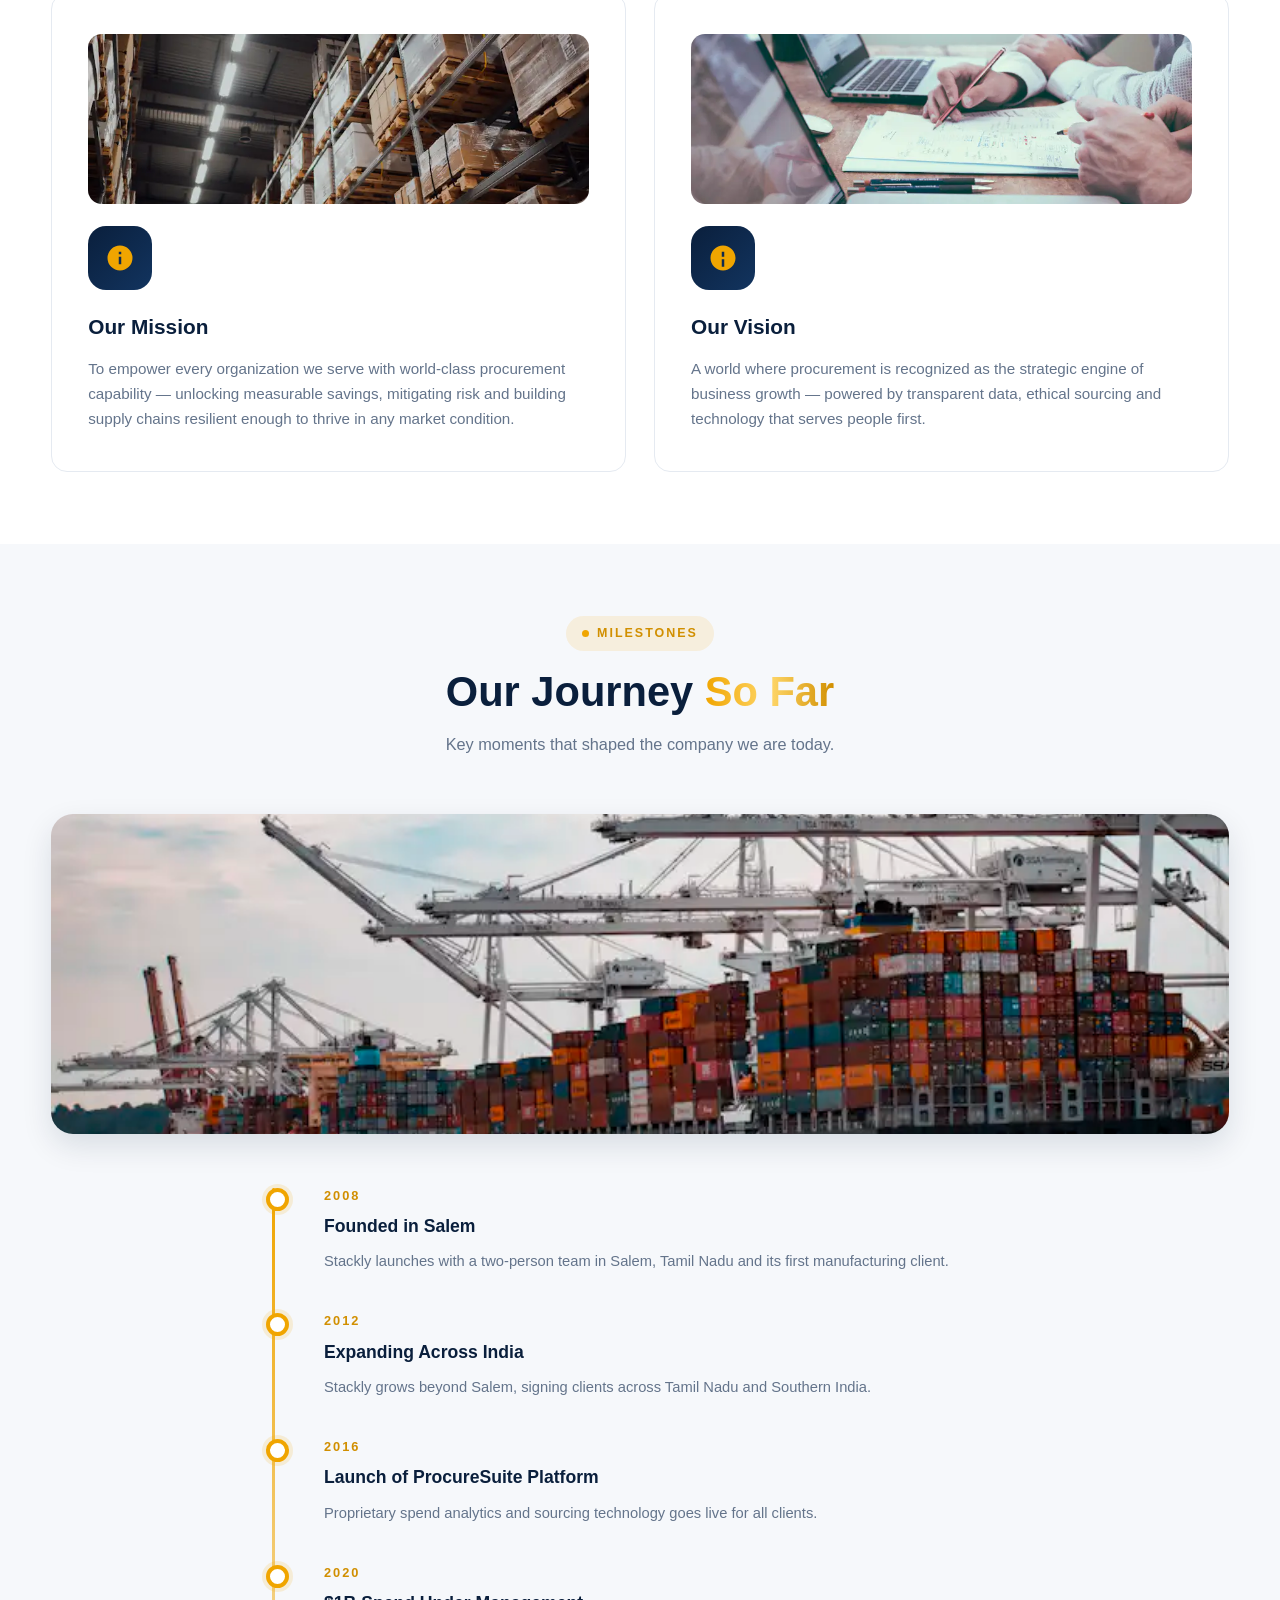
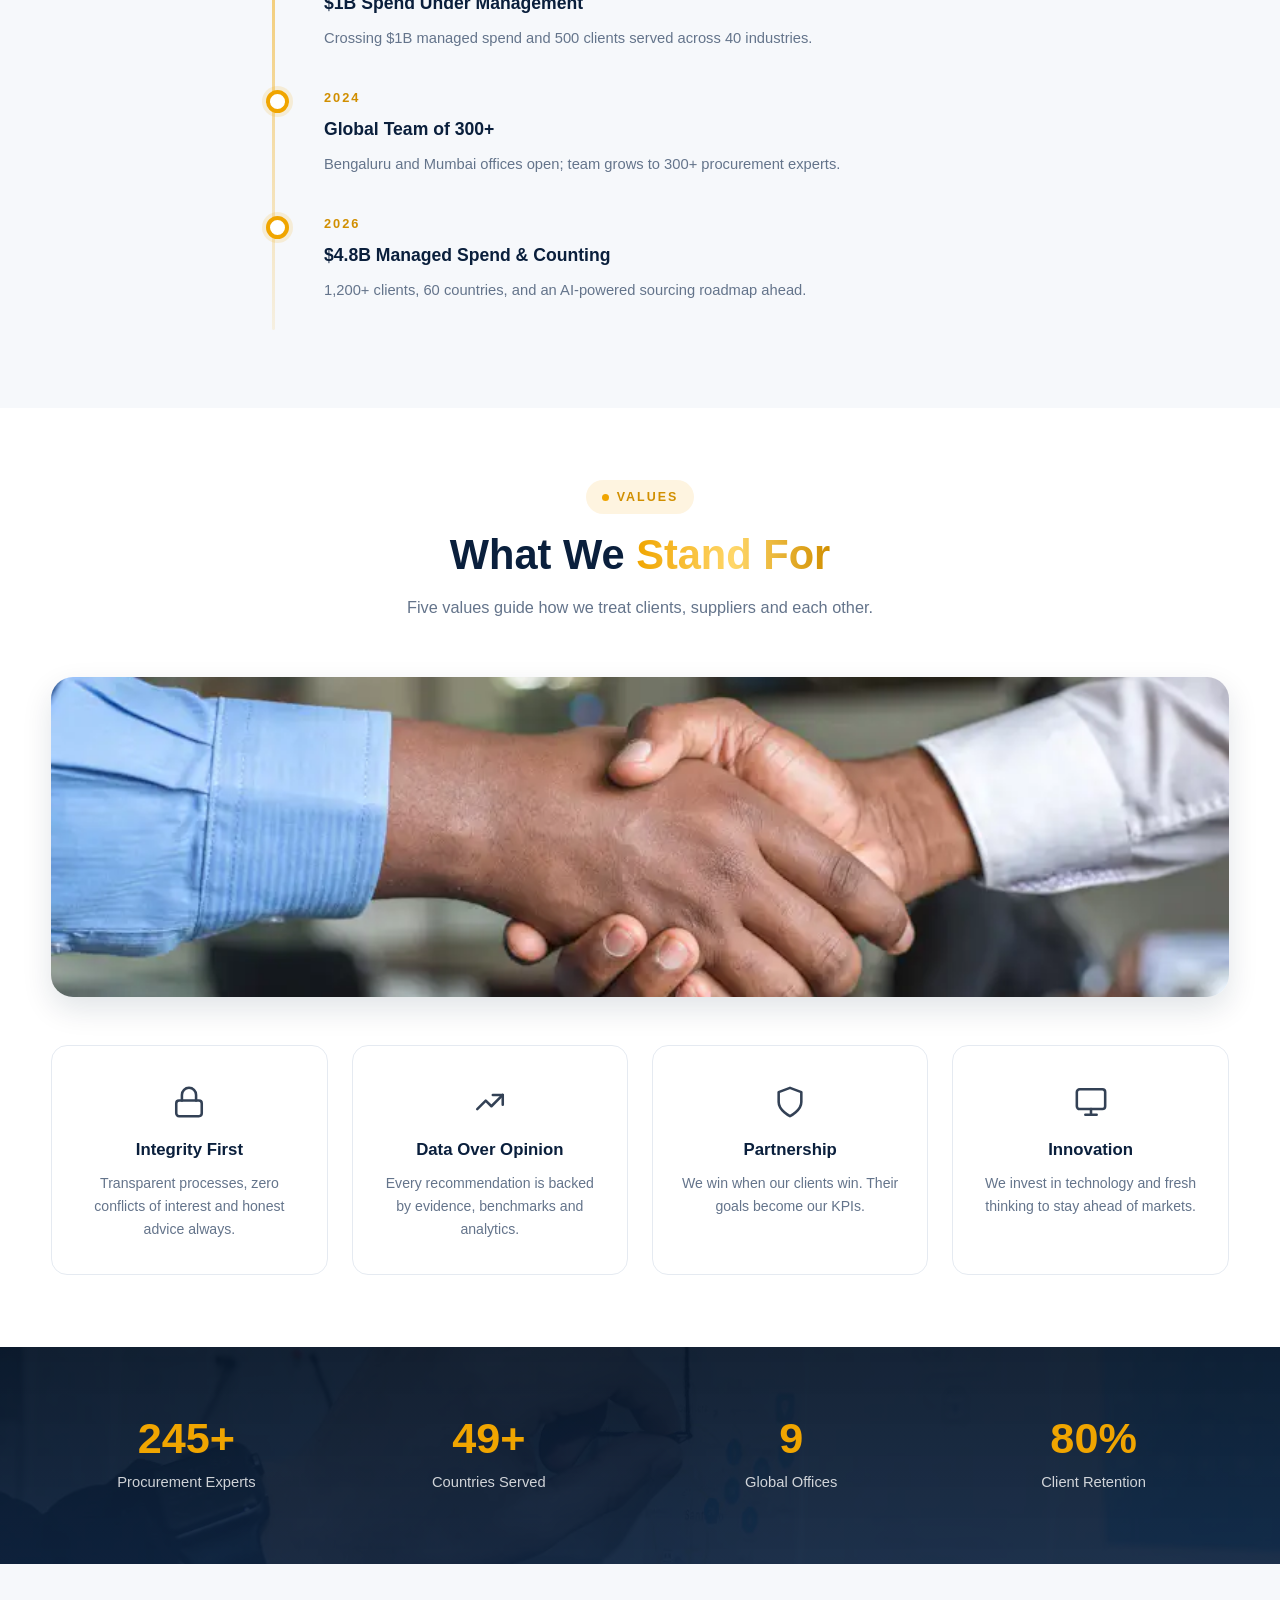
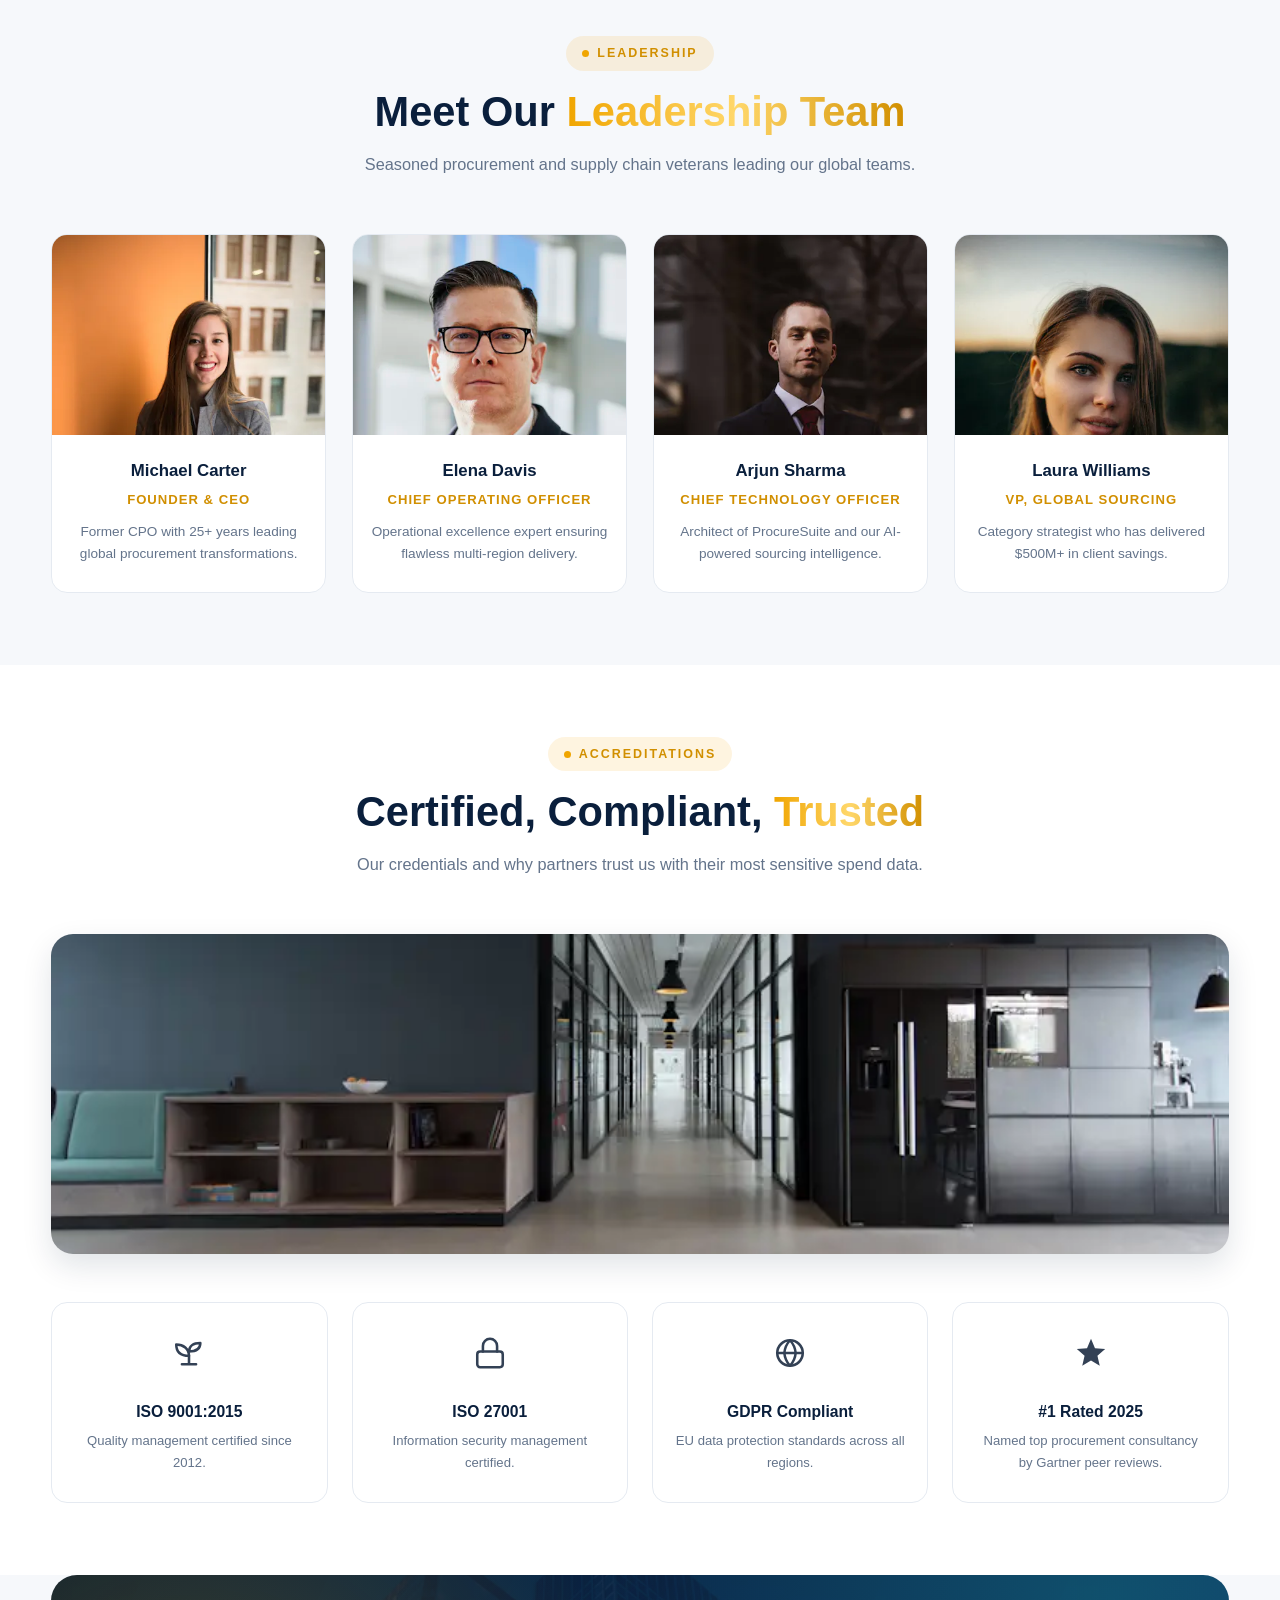
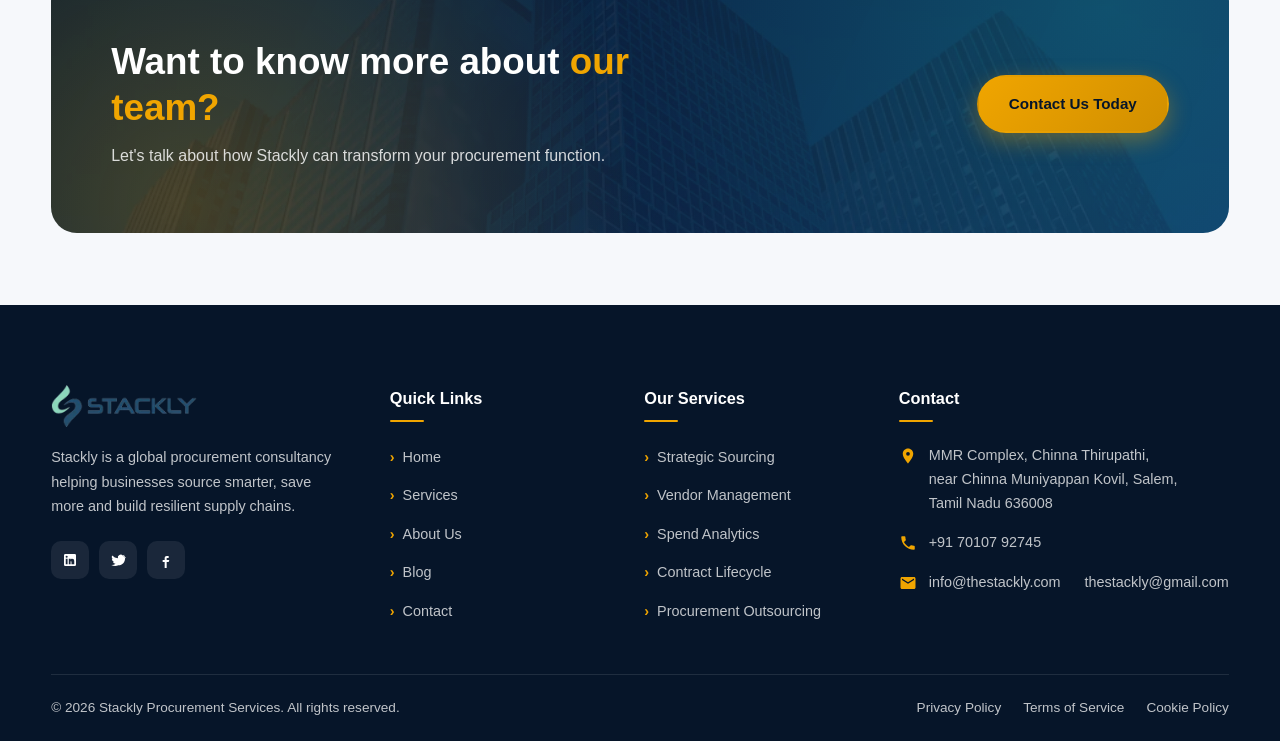
<file: about.html>
<!DOCTYPE html>
<html lang="en">
<head>
  <meta charset="UTF-8">
  <meta name="viewport" content="width=device-width, initial-scale=1.0">
  <title>About Us | Stackly</title>
  <meta name="description" content="Learn about Stackly — our story, mission, values and the team behind 17 years of procurement excellence.">
  <link rel="stylesheet" href="css/style.css">
</head>
<body>

  <!-- ===== Top bar ===== -->
  <div class="topbar">
    <div class="container">
      <div class="topbar-info">
        <span class="hide-sm">
          <svg viewBox="0 0 24 24"><path d="M12 2C8.13 2 5 5.13 5 9c0 5.25 7 13 7 13s7-7.75 7-13c0-3.87-3.13-7-7-7zm0 9.5A2.5 2.5 0 1 1 12 6.5a2.5 2.5 0 0 1 0 5z"/></svg>
          Salem, Tamil Nadu, India
        </span>
        <span>
          <svg viewBox="0 0 24 24"><path d="M6.62 10.79c1.44 2.83 3.76 5.14 6.59 6.59l2.2-2.2c.27-.27.67-.36 1.02-.24 1.12.37 2.33.57 3.57.57.55 0 1 .45 1 1V20c0 .55-.45 1-1 1-9.39 0-17-7.61-17-17 0-.55.45-1 1-1h3.5c.55 0 1 .45 1 1 0 1.25.2 2.45.57 3.57.11.35.03.74-.25 1.02l-2.2 2.2z"/></svg>
          <a href="404.html">+91 70107 92745</a>
        </span>
        <span>
          <svg viewBox="0 0 24 24"><path d="M20 4H4c-1.1 0-1.99.9-1.99 2L2 18c0 1.1.9 2 2 2h16c1.1 0 2-.9 2-2V6c0-1.1-.9-2-2-2zm0 4l-8 5-8-5V6l8 5 8-5v2z"/></svg>
          <a href="404.html">info@thestackly.com</a>
        </span>
      </div>
      <div class="topbar-social">
        <a href="404.html" aria-label="LinkedIn"><svg viewBox="0 0 24 24"><path d="M19 3a2 2 0 0 1 2 2v14a2 2 0 0 1-2 2H5a2 2 0 0 1-2-2V5a2 2 0 0 1 2-2h14zM8.34 18.34V10H5.67v8.34h2.67zM7 8.75a1.55 1.55 0 1 0 0-3.1 1.55 1.55 0 0 0 0 3.1zm11.34 9.59v-4.58c0-2.45-1.31-3.59-3.05-3.59-1.41 0-2.04.77-2.39 1.32V10H10.2v8.34h2.67v-4.13c0-.24.18-.52.64-.52.53 0 .72.39.72 1.03v3.62h2.67z"/></svg></a>
        <a href="404.html" aria-label="Twitter"><svg viewBox="0 0 24 24"><path d="M22.46 6c-.77.35-1.6.58-2.46.69.88-.53 1.56-1.37 1.88-2.38-.83.5-1.75.85-2.72 1.05a4.3 4.3 0 0 0-7.32 3.92A12.2 12.2 0 0 1 3.39 5.1a4.3 4.3 0 0 0 1.33 5.73c-.7-.02-1.36-.21-1.94-.53v.05a4.3 4.3 0 0 0 3.45 4.21c-.63.17-1.3.2-1.93.08a4.3 4.3 0 0 0 4.02 2.98 8.6 8.6 0 0 1-5.33 1.84c-.35 0-.69-.02-1.03-.06A12.14 12.14 0 0 0 12.6 20c6.4 0 9.9-5.3 9.9-9.9 0-.15 0-.3-.01-.45A7.1 7.1 0 0 0 24 7.53c-.66.29-1.37.49-2.1.58z"/></svg></a>
        <a href="404.html" aria-label="Facebook"><svg viewBox="0 0 24 24"><path d="M13 9h3V6h-3c-1.66 0-3 1.34-3 3v3H7v3h3v9h3v-9h3l1-3h-4V9.5c0-.28.22-.5.5-.5z"/></svg></a>
      </div>
    </div>
  </div>

  <!-- ===== Navbar ===== -->
  <nav class="navbar">
    <div class="container nav-inner">
      <a href="index.html" class="brand">
        <img src="assets/logo.webp" alt="Stackly Procurement Services">
      </a>
      <ul class="nav-menu" id="navMenu">
        <li><a href="index.html" class="nav-link">Home</a></li>
        <li><a href="services.html" class="nav-link">Services</a></li>
        <li><a href="about.html" class="nav-link active">About</a></li>
        <li><a href="blog.html" class="nav-link">Blog</a></li>
        <li><a href="contact.html" class="nav-link">Contact</a></li>
        <li class="nav-cta"><a href="signin.html" class="btn btn-gold">Sign In</a></li>
      </ul>
      <button class="nav-toggle" id="navToggle" aria-label="Toggle menu">
        <span></span><span></span><span></span>
      </button>
    </div>
  </nav>

  <!-- ===== 1. PAGE HERO ===== -->
  <section class="page-hero">
    <div class="container">
      <div class="breadcrumb">
        <a href="index.html">Home</a><span class="sep">/</span><span class="cur">About</span>
      </div>
      <h1>About <span class="accent">Stackly</span></h1>
      <p>Seventeen years of helping organizations buy smarter, save more and build supply chains that never let them down.</p>
    </div>
  </section>

  <!-- ===== 2. STORY / INTRO ===== -->
  <section>
    <div class="container split-grid">
      <div class="split-media reveal-left">
        <div class="media-frame about-art">
          <img src="assets/about-story.webp" alt="Stackly team collaborating in office">
        </div>
        <div class="exp-badge">
          <span class="big">17+</span>
          <span class="txt">Years of<br>Procurement Excellence</span>
        </div>
      </div>
      <div class="reveal-right">
        <span class="section-tag">Our Story</span>
        <h2 class="section-title">Built On One Belief: <span class="accent">Procurement Drives Value</span></h2>
        <p class="section-subtitle">Stackly began in 2008 as a two-person consultancy in Salem, Tamil Nadu with a single client. Today we are a 300+ strong team serving clients across India and 60+ countries, managing $4.8B of client spend every year.</p>
        <p class="section-subtitle">We've never lost sight of our founding promise: put the buyer's interests first, back every decision with data, and deliver savings that show up on the bottom line.</p>
        <ul class="check-list">
          <li><span class="tick"><svg viewBox="0 0 24 24" fill="none" stroke="currentColor" stroke-width="3" stroke-linecap="round" stroke-linejoin="round" aria-hidden="true"><path d="M20 6 9 17l-5-5"/></svg></span> 300+ procurement professionals worldwide</li>
          <li><span class="tick"><svg viewBox="0 0 24 24" fill="none" stroke="currentColor" stroke-width="3" stroke-linecap="round" stroke-linejoin="round" aria-hidden="true"><path d="M20 6 9 17l-5-5"/></svg></span> Head office in Salem, Tamil Nadu</li>
          <li><span class="tick"><svg viewBox="0 0 24 24" fill="none" stroke="currentColor" stroke-width="3" stroke-linecap="round" stroke-linejoin="round" aria-hidden="true"><path d="M20 6 9 17l-5-5"/></svg></span> Delivery teams across India serving 60+ countries</li>
          <li><span class="tick"><svg viewBox="0 0 24 24" fill="none" stroke="currentColor" stroke-width="3" stroke-linecap="round" stroke-linejoin="round" aria-hidden="true"><path d="M20 6 9 17l-5-5"/></svg></span> $4.8B+ spend under management</li>
          <li><span class="tick"><svg viewBox="0 0 24 24" fill="none" stroke="currentColor" stroke-width="3" stroke-linecap="round" stroke-linejoin="round" aria-hidden="true"><path d="M20 6 9 17l-5-5"/></svg></span> Trusted by 1,200+ clients in 60 countries</li>
        </ul>
        <a href="404.html" class="btn btn-navy">Work With Us
        </a>
      </div>
    </div>
  </section>

  <!-- ===== 3. MISSION & VISION ===== -->
  <section class="section-alt">
    <div class="container">
      <div class="section-header center reveal">
        <span class="section-tag">Purpose</span>
        <h2 class="section-title">Our Mission &amp; <span class="accent">Vision</span></h2>
        <p class="section-subtitle">The principles that guide every decision we make.</p>
      </div>
      <div class="mission-vision">
        <div class="mv-card reveal">
          <div class="mv-thumb"><img src="assets/svc-sourcing.webp" alt="Mission - empowering organizations"></div>
          <span class="mv-icon"><svg viewBox="0 0 24 24"><path d="M12 2a10 10 0 1 0 10 10A10 10 0 0 0 12 2zm1 15h-2v-6h2v6zm0-8h-2V7h2v2z"/></svg></span>
          <h3>Our Mission</h3>
          <p>To empower every organization we serve with world-class procurement capability — unlocking measurable savings, mitigating risk and building supply chains resilient enough to thrive in any market condition.</p>
        </div>
        <div class="mv-card reveal">
          <div class="mv-thumb"><img src="assets/blog-strategy.webp" alt="Vision - strategic procurement future"></div>
          <span class="mv-icon"><svg viewBox="0 0 24 24"><path d="M12 2C6.48 2 2 6.48 2 12s4.48 10 10 10 10-4.48 10-10S17.52 2 12 2zm1 17h-2v-6h2v6zm0-8h-2V7h2v4z"/></svg></span>
          <h3>Our Vision</h3>
          <p>A world where procurement is recognized as the strategic engine of business growth — powered by transparent data, ethical sourcing and technology that serves people first.</p>
        </div>
      </div>
    </div>
  </section>

  <!-- ===== 4. TIMELINE / MILESTONES ===== -->
  <section>
    <div class="container">
      <div class="section-header center reveal">
        <span class="section-tag">Milestones</span>
        <h2 class="section-title">Our Journey <span class="accent">So Far</span></h2>
        <p class="section-subtitle">Key moments that shaped the company we are today.</p>
      </div>
      <div class="section-banner reveal-scale">
        <img src="assets/blog-cargo.webp" alt="Stackly global journey and milestones">
      </div>
      <div class="timeline">
        <div class="timeline-item reveal">
          <span class="year">2008</span>
          <h4>Founded in Salem</h4>
          <p>Stackly launches with a two-person team in Salem, Tamil Nadu and its first manufacturing client.</p>
        </div>
        <div class="timeline-item reveal">
          <span class="year">2012</span>
          <h4>Expanding Across India</h4>
          <p>Stackly grows beyond Salem, signing clients across Tamil Nadu and Southern India.</p>
        </div>
        <div class="timeline-item reveal">
          <span class="year">2016</span>
          <h4>Launch of ProcureSuite Platform</h4>
          <p>Proprietary spend analytics and sourcing technology goes live for all clients.</p>
        </div>
        <div class="timeline-item reveal">
          <span class="year">2020</span>
          <h4>$1B Spend Under Management</h4>
          <p>Crossing $1B managed spend and 500 clients served across 40 industries.</p>
        </div>
        <div class="timeline-item reveal">
          <span class="year">2024</span>
          <h4>Global Team of 300+</h4>
          <p>Bengaluru and Mumbai offices open; team grows to 300+ procurement experts.</p>
        </div>
        <div class="timeline-item reveal">
          <span class="year">2026</span>
          <h4>$4.8B Managed Spend &amp; Counting</h4>
          <p>1,200+ clients, 60 countries, and an AI-powered sourcing roadmap ahead.</p>
        </div>
      </div>
    </div>
  </section>

  <!-- ===== 5. CORE VALUES ===== -->
  <section class="section-alt">
    <div class="container">
      <div class="section-header center reveal">
        <span class="section-tag">Values</span>
        <h2 class="section-title">What We <span class="accent">Stand For</span></h2>
        <p class="section-subtitle">Five values guide how we treat clients, suppliers and each other.</p>
      </div>
      <div class="section-banner reveal-scale">
        <img src="assets/svc-vendor.webp" alt="Integrity and partnership values">
      </div>
      <div class="feature-grid" data-stagger>
        <div class="value-card reveal">
          <span class="em"><svg viewBox="0 0 24 24" fill="none" stroke="currentColor" stroke-width="1.8" stroke-linecap="round" stroke-linejoin="round" aria-hidden="true"><rect x="3" y="11" width="18" height="11" rx="2"/><path d="M7 11V7a5 5 0 0 1 10 0v4"/></svg></span>
          <h4>Integrity First</h4>
          <p>Transparent processes, zero conflicts of interest and honest advice always.</p>
        </div>
        <div class="value-card reveal">
          <span class="em"><svg viewBox="0 0 24 24" fill="none" stroke="currentColor" stroke-width="1.8" stroke-linecap="round" stroke-linejoin="round" aria-hidden="true"><path d="M3 17l6-6 4 4 8-8"/><path d="M14 7h7v7"/></svg></span>
          <h4>Data Over Opinion</h4>
          <p>Every recommendation is backed by evidence, benchmarks and analytics.</p>
        </div>
        <div class="value-card reveal">
          <span class="em"><svg viewBox="0 0 24 24" fill="none" stroke="currentColor" stroke-width="1.8" stroke-linecap="round" stroke-linejoin="round" aria-hidden="true"><path d="M12 22s8-4 8-10V5l-8-3-8 3v7c0 6 8 10 8 10z"/></svg></span>
          <h4>Partnership</h4>
          <p>We win when our clients win. Their goals become our KPIs.</p>
        </div>
        <div class="value-card reveal">
          <span class="em"><svg viewBox="0 0 24 24" fill="none" stroke="currentColor" stroke-width="1.8" stroke-linecap="round" stroke-linejoin="round" aria-hidden="true"><rect x="2" y="3" width="20" height="14" rx="2"/><path d="M8 21h8M12 17v4"/></svg></span>
          <h4>Innovation</h4>
          <p>We invest in technology and fresh thinking to stay ahead of markets.</p>
        </div>
      </div>
    </div>
  </section>

  <!-- ===== 6. STATS ===== -->
  <section class="stats-band">
    <div class="container">
      <div class="stats-grid">
        <div class="stat-item reveal">
          <div class="counter" data-target="300" data-suffix="+">0</div>
          <p>Procurement Experts</p>
        </div>
        <div class="stat-item reveal">
          <div class="counter" data-target="60" data-suffix="+">0</div>
          <p>Countries Served</p>
        </div>
        <div class="stat-item reveal">
          <div class="counter" data-target="12">0</div>
          <p>Global Offices</p>
        </div>
        <div class="stat-item reveal">
          <div class="counter" data-target="98" data-suffix="%">0</div>
          <p>Client Retention</p>
        </div>
      </div>
    </div>
  </section>

  <!-- ===== 7. LEADERSHIP TEAM ===== -->
  <section>
    <div class="container">
      <div class="section-header center reveal">
        <span class="section-tag">Leadership</span>
        <h2 class="section-title">Meet Our <span class="accent">Leadership Team</span></h2>
        <p class="section-subtitle">Seasoned procurement and supply chain veterans leading our global teams.</p>
      </div>
      <div class="team-grid" data-stagger>
        <div class="team-card reveal">
          <div class="team-avatar"><img src="assets/team-1.webp" alt="Michael Carter"></div>
          <div class="team-body">
            <h4>Michael Carter</h4>
            <div class="role">Founder &amp; CEO</div>
            <p>Former CPO with 25+ years leading global procurement transformations.</p>
          </div>
        </div>
        <div class="team-card reveal">
          <div class="team-avatar"><img src="assets/team-2.webp" alt="Elena Davis"></div>
          <div class="team-body">
            <h4>Elena Davis</h4>
            <div class="role">Chief Operating Officer</div>
            <p>Operational excellence expert ensuring flawless multi-region delivery.</p>
          </div>
        </div>
        <div class="team-card reveal">
          <div class="team-avatar"><img src="assets/team-3.webp" alt="Arjun Sharma"></div>
          <div class="team-body">
            <h4>Arjun Sharma</h4>
            <div class="role">Chief Technology Officer</div>
            <p>Architect of ProcureSuite and our AI-powered sourcing intelligence.</p>
          </div>
        </div>
        <div class="team-card reveal">
          <div class="team-avatar"><img src="assets/team-4.webp" alt="Laura Williams"></div>
          <div class="team-body">
            <h4>Laura Williams</h4>
            <div class="role">VP, Global Sourcing</div>
            <p>Category strategist who has delivered $500M+ in client savings.</p>
          </div>
        </div>
      </div>
    </div>
  </section>

  <!-- ===== 8. CERTIFICATIONS & CTA ===== -->
  <section class="section-alt">
    <div class="container">
      <div class="section-header center reveal">
        <span class="section-tag">Accreditations</span>
        <h2 class="section-title">Certified, Compliant, <span class="accent">Trusted</span></h2>
        <p class="section-subtitle">Our credentials and why partners trust us with their most sensitive spend data.</p>
      </div>
      <div class="section-banner reveal-scale">
        <img src="assets/contact-banner.webp" alt="Stackly certified and compliant offices">
      </div>
      <div class="feature-grid" data-stagger>
        <div class="industry-card reveal">
          <span class="em"><svg viewBox="0 0 24 24" fill="none" stroke="currentColor" stroke-width="1.8" stroke-linecap="round" stroke-linejoin="round" aria-hidden="true"><path d="M7 20h10M12 20v-6"/><path d="M12 14c0-5-4-8-9-8 0 5 3 8 9 8z"/><path d="M12 11c0-4 3-6 8-6 0 4-3 6-8 6z"/></svg></span>
          <h4>ISO 9001:2015</h4>
          <p>Quality management certified since 2012.</p>
        </div>
        <div class="industry-card reveal">
          <span class="em"><svg viewBox="0 0 24 24" fill="none" stroke="currentColor" stroke-width="1.8" stroke-linecap="round" stroke-linejoin="round" aria-hidden="true"><rect x="3" y="11" width="18" height="11" rx="2"/><path d="M7 11V7a5 5 0 0 1 10 0v4"/></svg></span>
          <h4>ISO 27001</h4>
          <p>Information security management certified.</p>
        </div>
        <div class="industry-card reveal">
          <span class="em"><svg viewBox="0 0 24 24" fill="none" stroke="currentColor" stroke-width="1.8" stroke-linecap="round" stroke-linejoin="round" aria-hidden="true"><circle cx="12" cy="12" r="9"/><path d="M3 12h18"/><path d="M12 3a15.3 15.3 0 0 1 4 9 15.3 15.3 0 0 1-4 9 15.3 15.3 0 0 1-4-9 15.3 15.3 0 0 1 4-9z"/></svg></span>
          <h4>GDPR Compliant</h4>
          <p>EU data protection standards across all regions.</p>
        </div>
        <div class="industry-card reveal">
          <span class="em"><svg viewBox="0 0 24 24" fill="currentColor" stroke="currentColor" stroke-width="0" stroke-linecap="round" stroke-linejoin="round" aria-hidden="true"><path d="M12 17.27 18.18 21l-1.64-7.03L22 9.24l-7.19-.61L12 2 9.19 8.63 2 9.24l5.46 4.73L5.82 21z"/></svg></span>
          <h4>#1 Rated 2025</h4>
          <p>Named top procurement consultancy by Gartner peer reviews.</p>
        </div>
      </div>
    </div>
  </section>

  <!-- ===== CTA ===== -->
  <div class="pre-footer">
    <div class="container">
      <div class="cta-banner reveal-scale">
        <div>
          <h2>Want to know more about <span class="accent">our team?</span></h2>
          <p>Let's talk about how Stackly can transform your procurement function.</p>
        </div>
        <a href="404.html" class="btn btn-gold">Contact Us Today
        </a>
      </div>
    </div>
  </div>

  <!-- ===== FOOTER ===== -->
  <footer class="footer">
    <div class="container">
      <div class="footer-grid">
        <div class="footer-brand">
          <a href="index.html" class="brand">
            <img src="assets/logo.webp" alt="Stackly Procurement Services">
          </a>
          <p class="footer-about">Stackly is a global procurement consultancy helping businesses source smarter, save more and build resilient supply chains.</p>
          <div class="footer-social">
            <a href="404.html" aria-label="LinkedIn"><svg viewBox="0 0 24 24"><path d="M19 3a2 2 0 0 1 2 2v14a2 2 0 0 1-2 2H5a2 2 0 0 1-2-2V5a2 2 0 0 1 2-2h14zM8.34 18.34V10H5.67v8.34h2.67zM7 8.75a1.55 1.55 0 1 0 0-3.1 1.55 1.55 0 0 0 0 3.1zm11.34 9.59v-4.58c0-2.45-1.31-3.59-3.05-3.59-1.41 0-2.04.77-2.39 1.32V10H10.2v8.34h2.67v-4.13c0-.24.18-.52.64-.52.53 0 .72.39.72 1.03v3.62h2.67z"/></svg></a>
            <a href="404.html" aria-label="Twitter"><svg viewBox="0 0 24 24"><path d="M22.46 6c-.77.35-1.6.58-2.46.69.88-.53 1.56-1.37 1.88-2.38-.83.5-1.75.85-2.72 1.05a4.3 4.3 0 0 0-7.32 3.92A12.2 12.2 0 0 1 3.39 5.1a4.3 4.3 0 0 0 1.33 5.73c-.7-.02-1.36-.21-1.94-.53v.05a4.3 4.3 0 0 0 3.45 4.21c-.63.17-1.3.2-1.93.08a4.3 4.3 0 0 0 4.02 2.98 8.6 8.6 0 0 1-5.33 1.84c-.35 0-.69-.02-1.03-.06A12.14 12.14 0 0 0 12.6 20c6.4 0 9.9-5.3 9.9-9.9 0-.15 0-.3-.01-.45A7.1 7.1 0 0 0 24 7.53c-.66.29-1.37.49-2.1.58z"/></svg></a>
            <a href="404.html" aria-label="Facebook"><svg viewBox="0 0 24 24"><path d="M13 9h3V6h-3c-1.66 0-3 1.34-3 3v3H7v3h3v9h3v-9h3l1-3h-4V9.5c0-.28.22-.5.5-.5z"/></svg></a>
          </div>
        </div>
        <div class="footer-col">
          <h4>Quick Links</h4>
          <ul class="footer-links">
            <li><a href="index.html">Home</a></li>
            <li><a href="services.html">Services</a></li>
            <li><a href="about.html">About Us</a></li>
            <li><a href="blog.html">Blog</a></li>
            <li><a href="contact.html">Contact</a></li>
          </ul>
        </div>
        <div class="footer-col">
          <h4>Our Services</h4>
          <ul class="footer-links">
            <li><a href="404.html">Strategic Sourcing</a></li>
            <li><a href="404.html">Vendor Management</a></li>
            <li><a href="404.html">Spend Analytics</a></li>
            <li><a href="404.html">Contract Lifecycle</a></li>
            <li><a href="404.html">Procurement Outsourcing</a></li>
          </ul>
        </div>
        <div class="footer-col">
          <h4>Contact</h4>
          <ul class="footer-contact">
            <li><svg viewBox="0 0 24 24"><path d="M12 2C8.13 2 5 5.13 5 9c0 5.25 7 13 7 13s7-7.75 7-13c0-3.87-3.13-7-7-7zm0 9.5A2.5 2.5 0 1 1 12 6.5a2.5 2.5 0 0 1 0 5z"/></svg> MMR Complex, Chinna Thirupathi,<br>near Chinna Muniyappan Kovil, Salem,<br>Tamil Nadu 636008</li>
            <li><svg viewBox="0 0 24 24"><path d="M6.62 10.79c1.44 2.83 3.76 5.14 6.59 6.59l2.2-2.2c.27-.27.67-.36 1.02-.24 1.12.37 2.33.57 3.57.57.55 0 1 .45 1 1V20c0 .55-.45 1-1 1-9.39 0-17-7.61-17-17 0-.55.45-1 1-1h3.5c.55 0 1 .45 1 1 0 1.25.2 2.45.57 3.57.11.35.03.74-.25 1.02l-2.2 2.2z"/></svg> <a href="404.html">+91 70107 92745</a></li>
            <li><svg viewBox="0 0 24 24"><path d="M20 4H4c-1.1 0-1.99.9-1.99 2L2 18c0 1.1.9 2 2 2h16c1.1 0 2-.9 2-2V6c0-1.1-.9-2-2-2zm0 4l-8 5-8-5V6l8 5 8-5v2z"/></svg> <a href="404.html">info@thestackly.com</a><br><a href="404.html">thestackly@gmail.com</a></li>
          </ul>
        </div>
      </div>
      <div class="footer-bottom">
        <span>&copy; 2026 Stackly Procurement Services. All rights reserved.</span>
        <div class="links">
          <a href="404.html">Privacy Policy</a>
          <a href="404.html">Terms of Service</a>
          <a href="404.html">Cookie Policy</a>
        </div>
      </div>
    </div>
  </footer>

  <button class="back-top" id="backTop" aria-label="Back to top">
    <svg viewBox="0 0 24 24" fill="none"><path d="M12 19V5m0 0-6 6m6-6 6 6" stroke="currentColor" stroke-width="2.4" stroke-linecap="round" stroke-linejoin="round"/></svg>
  </button>

  <script src="js/script.js"></script>
</body>
</html>
</file>
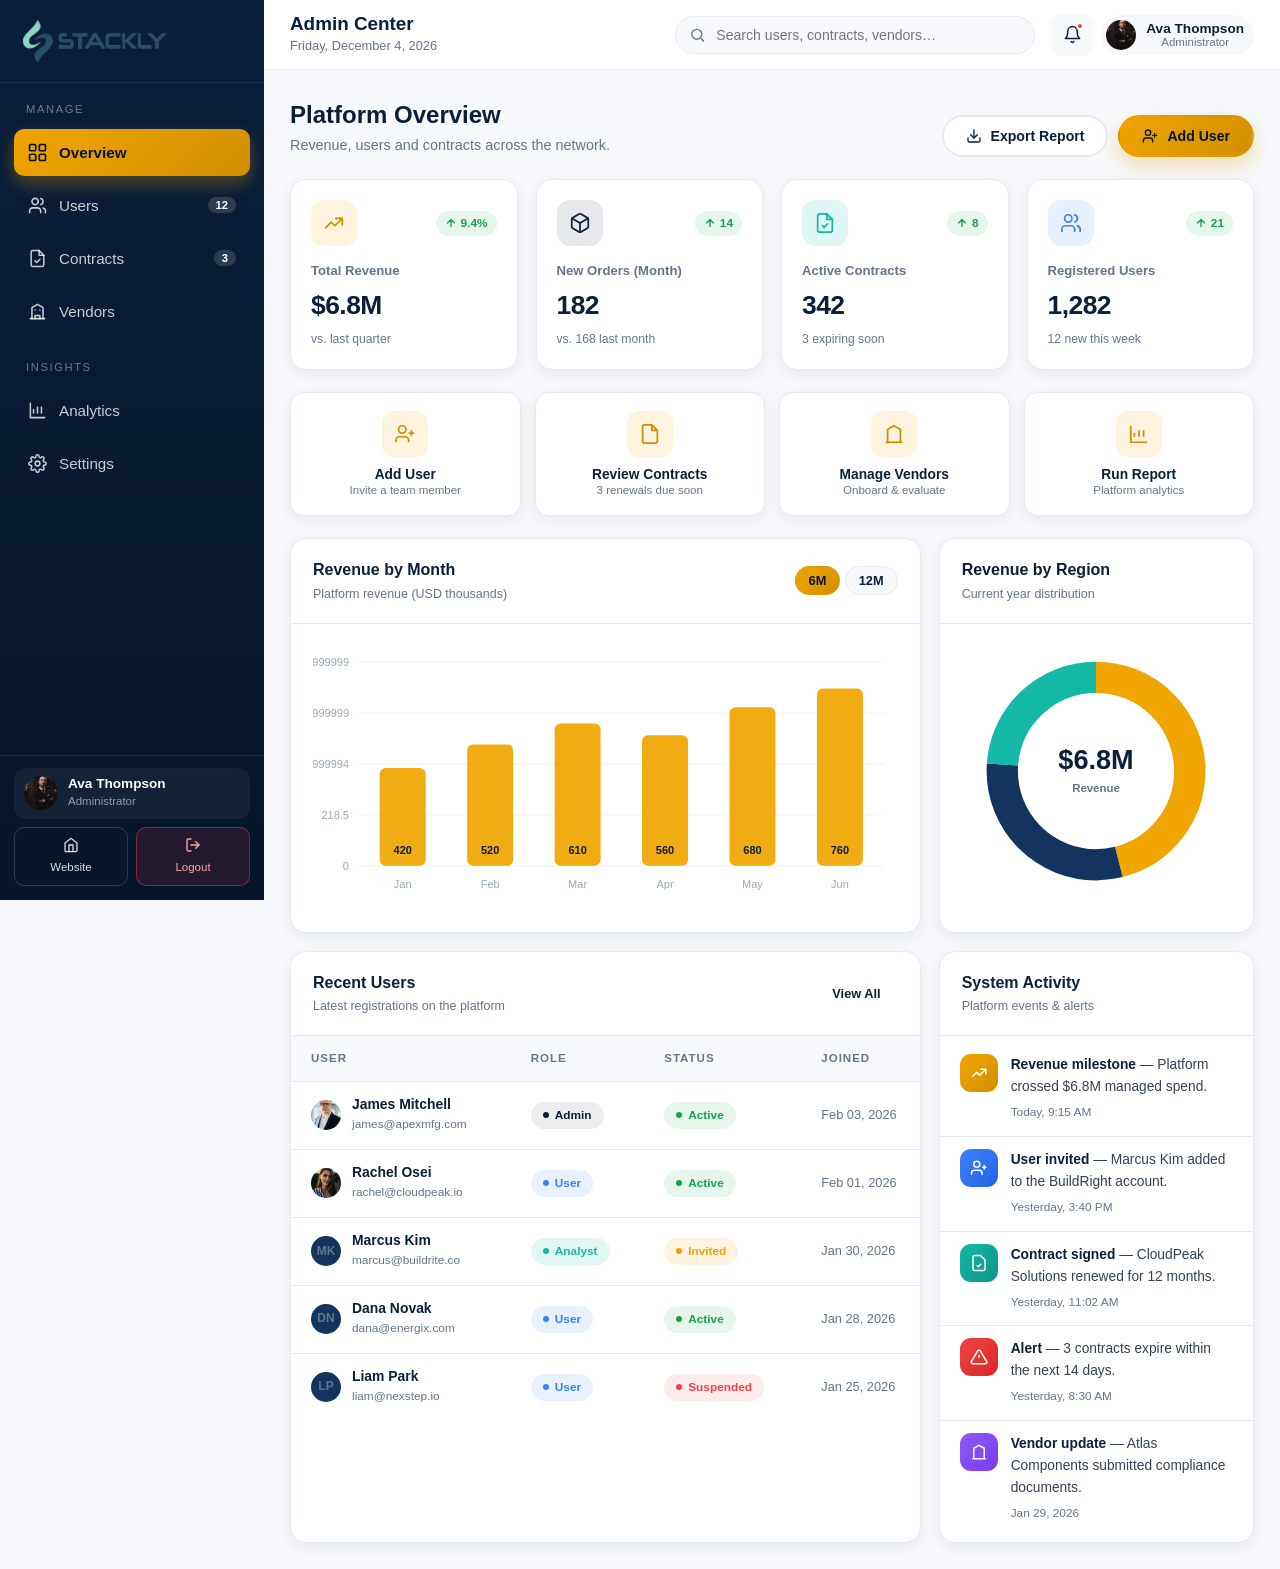
<file: admin-dashboard.html>
<!DOCTYPE html>
<html lang="en">
<head>
  <meta charset="UTF-8">
  <meta name="viewport" content="width=device-width, initial-scale=1.0">
  <title>Admin Dashboard | Stackly</title>
  <meta name="description" content="Stackly admin dashboard — manage users, contracts, vendors and platform analytics.">
  <link rel="stylesheet" href="css/dashboard.css">
</head>
<body class="dash-body" data-role="admin">

  <!-- ===== Sidebar ===== -->
  <aside class="dash-sidebar" id="sidebar">
    <a href="index.html" class="sidebar-brand">
      <img src="assets/logo.webp" alt="Stackly">
    </a>

    <nav class="sidebar-scroll" aria-label="Admin navigation">
      <p class="side-nav-label">Manage</p>

      <button type="button" class="side-nav-item active" data-page="overview">
        <svg viewBox="0 0 24 24"><rect x="3" y="3" width="7" height="7" rx="1.5"/><rect x="14" y="3" width="7" height="7" rx="1.5"/><rect x="14" y="14" width="7" height="7" rx="1.5"/><rect x="3" y="14" width="7" height="7" rx="1.5"/></svg>
        Overview
      </button>

      <button type="button" class="side-nav-item" data-page="users">
        <svg viewBox="0 0 24 24"><path d="M16 21v-2a4 4 0 0 0-4-4H6a4 4 0 0 0-4 4v2"/><circle cx="9" cy="7" r="4"/><path d="M22 21v-2a4 4 0 0 0-3-3.87"/><path d="M16 3.13a4 4 0 0 1 0 7.75"/></svg>
        Users
        <span class="nav-badge">12</span>
      </button>

      <button type="button" class="side-nav-item" data-page="contracts">
        <svg viewBox="0 0 24 24"><path d="M14 2H6a2 2 0 0 0-2 2v16a2 2 0 0 0 2 2h12a2 2 0 0 0 2-2V8z"/><path d="M14 2v6h6"/><path d="M9 15l2 2 4-4"/></svg>
        Contracts
        <span class="nav-badge">3</span>
      </button>

      <button type="button" class="side-nav-item" data-page="vendors">
        <svg viewBox="0 0 24 24"><path d="M3 21h18"/><path d="M5 21V7l7-4 7 4v14"/><path d="M9 21v-4h6v4"/><path d="M9 10h.01M15 10h.01"/></svg>
        Vendors
      </button>

      <p class="side-nav-label">Insights</p>

      <button type="button" class="side-nav-item" data-page="analytics">
        <svg viewBox="0 0 24 24"><path d="M3 3v18h18"/><path d="M7 15v-4M12 15V8M17 15v-7"/></svg>
        Analytics
      </button>

      <button type="button" class="side-nav-item" data-page="settings">
        <svg viewBox="0 0 24 24"><circle cx="12" cy="12" r="3"/><path d="M19.4 15a1.65 1.65 0 0 0 .33 1.82l.06.06a2 2 0 1 1-2.83 2.83l-.06-.06a1.65 1.65 0 0 0-1.82-.33 1.65 1.65 0 0 0-1 1.51V21a2 2 0 1 1-4 0v-.09A1.65 1.65 0 0 0 9 19.4a1.65 1.65 0 0 0-1.82.33l-.06.06a2 2 0 1 1-2.83-2.83l.06-.06a1.65 1.65 0 0 0 .33-1.82 1.65 1.65 0 0 0-1.51-1H3a2 2 0 1 1 0-4h.09A1.65 1.65 0 0 0 4.6 9a1.65 1.65 0 0 0-.33-1.82l-.06-.06a2 2 0 1 1 2.83-2.83l.06.06a1.65 1.65 0 0 0 1.82.33H9a1.65 1.65 0 0 0 1-1.51V3a2 2 0 1 1 4 0v.09a1.65 1.65 0 0 0 1 1.51 1.65 1.65 0 0 0 1.82-.33l.06-.06a2 2 0 1 1 2.83 2.83l-.06.06a1.65 1.65 0 0 0-.33 1.82V9a1.65 1.65 0 0 0 1.51 1H21a2 2 0 1 1 0 4h-.09a1.65 1.65 0 0 0-1.51 1z"/></svg>
        Settings
      </button>
    </nav>

    <div class="sidebar-foot">
      <div class="sidebar-user">
        <span class="avatar"><img src="assets/team-3.webp" alt="Ava Thompson"></span>
        <div>
          <div class="u-name">Ava Thompson</div>
          <div class="u-role">Administrator</div>
        </div>
      </div>
      <div class="side-foot-actions">
        <a href="index.html" class="back-site">
          <svg viewBox="0 0 24 24"><path d="M3 9l9-7 9 7v11a2 2 0 0 1-2 2H5a2 2 0 0 1-2-2z"/><path d="M9 22V12h6v10"/></svg>
          Website
        </a>
        <a href="signin.html" class="logout-btn">
          <svg viewBox="0 0 24 24"><path d="M9 21H5a2 2 0 0 1-2-2V5a2 2 0 0 1 2-2h4"/><path d="M16 17l5-5-5-5"/><path d="M21 12H9"/></svg>
          Logout
        </a>
      </div>
    </div>
  </aside>
  <div class="sidebar-backdrop" id="sidebarBackdrop"></div>

  <!-- ===== Main ===== -->
  <div class="dash-main">

    <!-- ===== Topbar ===== -->
    <header class="dash-topbar">
      <button type="button" class="topbar-menu-btn" id="menuToggle" aria-label="Toggle menu">
        <svg viewBox="0 0 24 24"><path d="M3 6h18M3 12h18M3 18h18"/></svg>
      </button>

      <div class="topbar-title">
        <h1>Admin Center</h1>
        <p id="todayDate">Platform management &amp; oversight.</p>
      </div>

      <div class="topbar-search">
        <svg viewBox="0 0 24 24"><circle cx="11" cy="11" r="7"/><path d="m21 21-4.35-4.35"/></svg>
        <input type="text" placeholder="Search users, contracts, vendors&hellip;">
      </div>

      <div class="topbar-actions">

        <div class="dropdown">
          <button type="button" class="icon-btn" data-dropdown="notifDropdown" aria-label="Notifications">
            <svg viewBox="0 0 24 24"><path d="M18 8a6 6 0 0 0-12 0c0 7-3 9-3 9h18s-3-2-3-9"/><path d="M13.73 21a2 2 0 0 1-3.46 0"/></svg>
            <span class="dot-indicator"></span>
          </button>

          <div class="dropdown-panel" id="notifDropdown">
            <div class="dropdown-head">
              <b>Notifications</b>
              <button type="button">Mark all read</button>
            </div>
            <div class="dropdown-list">
              <div class="dropdown-item">
                <span class="d-icon red"><svg viewBox="0 0 24 24" fill="none" stroke="currentColor" stroke-width="2.5" stroke-linecap="round" stroke-linejoin="round" aria-hidden="true"><circle cx="12" cy="12" r="9"/><path d="M12 8v4M12 16h.01"/></svg></span>
                <div class="d-text"><p>3 contracts expiring soon</p><span>Renewal within the next 14 days.</span></div>
                <span class="d-time">1h ago</span>
              </div>
              <div class="dropdown-item">
                <span class="d-icon gold"><svg viewBox="0 0 24 24" fill="currentColor" stroke="currentColor" stroke-width="0" stroke-linecap="round" stroke-linejoin="round" aria-hidden="true"><path d="M12 17.27 18.18 21l-1.64-7.03L22 9.24l-7.19-.61L12 2 9.19 8.63 2 9.24l5.46 4.73L5.82 21z"/></svg></span>
                <div class="d-text"><p>12 new user signups</p><span>Two requested Admin access.</span></div>
                <span class="d-time">4h ago</span>
              </div>
              <div class="dropdown-item">
                <span class="d-icon blue"><svg viewBox="0 0 24 24" fill="none" stroke="currentColor" stroke-width="2.5" stroke-linecap="round" stroke-linejoin="round" aria-hidden="true"><circle cx="12" cy="12" r="9"/><path d="M12 8v4M12 16h.01"/></svg></span>
                <div class="d-text"><p>Vendor review pending</p><span>Atlas Components submitted documents.</span></div>
                <span class="d-time">8h ago</span>
              </div>
              <div class="dropdown-item">
                <span class="d-icon teal"><svg viewBox="0 0 24 24" fill="none" stroke="currentColor" stroke-width="3" stroke-linecap="round" stroke-linejoin="round" aria-hidden="true"><path d="M20 6 9 17l-5-5"/></svg></span>
                <div class="d-text"><p>Weekly report generated</p><span>Revenue summary is ready to view.</span></div>
                <span class="d-time">1d ago</span>
              </div>
            </div>
            <div class="dropdown-foot"><a href="#" data-page="analytics">Open analytics</a></div>
          </div>
        </div>

        <div class="dropdown">
          <button type="button" class="profile-btn" data-dropdown="profileDropdown" aria-label="Account menu">
            <span class="avatar sm"><img src="assets/team-3.webp" alt="Ava Thompson"></span>
            <span>
              <span class="p-name">Ava Thompson</span>
              <span class="p-role">Administrator</span>
            </span>
          </button>

          <div class="dropdown-panel profile-menu" id="profileDropdown">
            <button type="button" class="profile-menu-item" data-page="settings">
              <svg viewBox="0 0 24 24"><circle cx="12" cy="8" r="4"/><path d="M4 21c0-4 3.6-6 8-6s8 2 8 6"/></svg>
              My Profile
            </button>
            <button type="button" class="profile-menu-item" data-open-modal="addUserModal">
              <svg viewBox="0 0 24 24"><circle cx="12" cy="12" r="10"/><path d="M12 8v8M8 12h8"/></svg>
              Add User
            </button>
            <button type="button" class="profile-menu-item" data-page="users">
              <svg viewBox="0 0 24 24"><path d="M16 21v-2a4 4 0 0 0-4-4H6a4 4 0 0 0-4 4v2"/><circle cx="9" cy="7" r="4"/><path d="M19 8v6M22 11h-6"/></svg>
              Manage Users
            </button>
            <button type="button" class="profile-menu-item danger" data-logout>
              <svg viewBox="0 0 24 24"><path d="M9 21H5a2 2 0 0 1-2-2V5a2 2 0 0 1 2-2h4"/><path d="M16 17l5-5-5-5"/><path d="M21 12H9"/></svg>
              Sign Out
            </button>
          </div>
        </div>

      </div>
    </header>

    <!-- ===== Content ===== -->
    <main class="dash-content">

      <!-- ========== OVERVIEW ========== -->
      <section class="dash-page active" id="overview">
        <div class="page-head">
          <div>
            <h2>Platform Overview</h2>
            <p>Revenue, users and contracts across the network.</p>
          </div>
          <div class="page-head-actions">
            <button type="button" class="btn btn-outline">
              <svg viewBox="0 0 24 24"><path d="M21 15v4a2 2 0 0 1-2 2H5a2 2 0 0 1-2-2v-4"/><path d="M7 10l5 5 5-5"/><path d="M12 15V3"/></svg>
              Export Report
            </button>
            <button type="button" class="btn btn-gold" data-open-modal="addUserModal">
              <svg viewBox="0 0 24 24"><path d="M16 21v-2a4 4 0 0 0-4-4H6a4 4 0 0 0-4 4v2"/><circle cx="9" cy="7" r="4"/><path d="M19 8v6M22 11h-6"/></svg>
              Add User
            </button>
          </div>
        </div>

        <!-- KPI cards -->
        <div class="kpi-grid">
          <div class="kpi-card">
            <div class="k-top">
              <span class="kpi-ic gold"><svg viewBox="0 0 24 24"><path d="M3 17l6-6 4 4 8-8"/><path d="M14 7h7v7"/></svg></span>
              <span class="kpi-trend up"><svg viewBox="0 0 24 24" fill="none" stroke="currentColor" stroke-width="2.5" stroke-linecap="round" stroke-linejoin="round" aria-hidden="true"><path d="M12 19V5M5 12l7-7 7 7"/></svg> 9.4%</span>
            </div>
            <div class="k-label">Total Revenue</div>
            <div class="k-value counter" data-target="6.8" data-decimals="1" data-prefix="$" data-suffix="M">0</div>
            <div class="k-sub">vs. last quarter</div>
          </div>

          <div class="kpi-card">
            <div class="k-top">
              <span class="kpi-ic navy"><svg viewBox="0 0 24 24"><path d="M21 8a2 2 0 0 0-1-1.73l-7-4a2 2 0 0 0-2 0l-7 4A2 2 0 0 0 3 8v8a2 2 0 0 0 1 1.73l7 4a2 2 0 0 0 2 0l7-4A2 2 0 0 0 21 16z"/><path d="M3.27 6.96 12 12.01l8.73-5.05"/><path d="M12 22.08V12"/></svg></span>
              <span class="kpi-trend up"><svg viewBox="0 0 24 24" fill="none" stroke="currentColor" stroke-width="2.5" stroke-linecap="round" stroke-linejoin="round" aria-hidden="true"><path d="M12 19V5M5 12l7-7 7 7"/></svg> 14</span>
            </div>
            <div class="k-label">New Orders (Month)</div>
            <div class="k-value counter" data-target="182">0</div>
            <div class="k-sub">vs. 168 last month</div>
          </div>

          <div class="kpi-card">
            <div class="k-top">
              <span class="kpi-ic teal"><svg viewBox="0 0 24 24"><path d="M14 2H6a2 2 0 0 0-2 2v16a2 2 0 0 0 2 2h12a2 2 0 0 0 2-2V8z"/><path d="M14 2v6h6"/><path d="M9 15l2 2 4-4"/></svg></span>
              <span class="kpi-trend up"><svg viewBox="0 0 24 24" fill="none" stroke="currentColor" stroke-width="2.5" stroke-linecap="round" stroke-linejoin="round" aria-hidden="true"><path d="M12 19V5M5 12l7-7 7 7"/></svg> 8</span>
            </div>
            <div class="k-label">Active Contracts</div>
            <div class="k-value counter" data-target="342">0</div>
            <div class="k-sub">3 expiring soon</div>
          </div>

          <div class="kpi-card">
            <div class="k-top">
              <span class="kpi-ic blue"><svg viewBox="0 0 24 24"><path d="M16 21v-2a4 4 0 0 0-4-4H6a4 4 0 0 0-4 4v2"/><circle cx="9" cy="7" r="4"/><path d="M22 21v-2a4 4 0 0 0-3-3.87"/><path d="M16 3.13a4 4 0 0 1 0 7.75"/></svg></span>
              <span class="kpi-trend up"><svg viewBox="0 0 24 24" fill="none" stroke="currentColor" stroke-width="2.5" stroke-linecap="round" stroke-linejoin="round" aria-hidden="true"><path d="M12 19V5M5 12l7-7 7 7"/></svg> 21</span>
            </div>
            <div class="k-label">Registered Users</div>
            <div class="k-value counter" data-target="1284">0</div>
            <div class="k-sub">12 new this week</div>
          </div>
        </div>

        <!-- Quick actions -->
        <div class="quick-actions">
          <button type="button" class="qa-btn" data-open-modal="addUserModal">
            <span class="qa-ic"><svg viewBox="0 0 24 24"><path d="M16 21v-2a4 4 0 0 0-4-4H6a4 4 0 0 0-4 4v2"/><circle cx="9" cy="7" r="4"/><path d="M19 8v6M22 11h-6"/></svg></span>
            <b>Add User</b>
            <span>Invite a team member</span>
          </button>
          <button type="button" class="qa-btn" data-page="contracts">
            <span class="qa-ic"><svg viewBox="0 0 24 24"><path d="M14 2H6a2 2 0 0 0-2 2v16a2 2 0 0 0 2 2h12a2 2 0 0 0 2-2V8z"/><path d="M14 2v6h6"/></svg></span>
            <b>Review Contracts</b>
            <span>3 renewals due soon</span>
          </button>
          <button type="button" class="qa-btn" data-page="vendors">
            <span class="qa-ic"><svg viewBox="0 0 24 24"><path d="M3 21h18"/><path d="M5 21V7l7-4 7 4v14"/></svg></span>
            <b>Manage Vendors</b>
            <span>Onboard &amp; evaluate</span>
          </button>
          <button type="button" class="qa-btn" data-page="analytics">
            <span class="qa-ic"><svg viewBox="0 0 24 24"><path d="M3 3v18h18"/><path d="M7 15v-4M12 15V8M17 15v-7"/></svg></span>
            <b>Run Report</b>
            <span>Platform analytics</span>
          </button>
        </div>

        <!-- Charts row -->
        <div class="grid-2">
          <div class="card">
            <div class="card-head">
              <div>
                <h3>Revenue by Month</h3>
                <div class="sub">Platform revenue (USD thousands)</div>
              </div>
              <div>
                <button type="button" class="chip active" data-chart="bar" data-range="adminRevenue6m">6M</button>
                <button type="button" class="chip" data-chart="bar" data-range="adminRevenue12m">12M</button>
              </div>
            </div>
            <div class="card-body">
              <div class="chart-box">
                <div class="chart-bar" data-js data-color="#f0a500"></div>
              </div>
            </div>
          </div>

          <div class="card">
            <div class="card-head">
              <div>
                <h3>Revenue by Region</h3>
                <div class="sub">Current year distribution</div>
              </div>
            </div>
            <div class="card-body">
              <div class="chart-box" style="text-align:center;">
                <div class="chart-donut" data-js data-dataset="regions" data-center-title="Revenue" data-center-value="$6.8M" style="max-width:250px;margin:0 auto;"></div>
                <div class="chart-legend" data-js-legend></div>
              </div>
            </div>
          </div>
        </div>

        <!-- Recent users + activity -->
        <div class="grid-2 mt-18">
          <div class="card">
            <div class="card-head">
              <div>
                <h3>Recent Users</h3>
                <div class="sub">Latest registrations on the platform</div>
              </div>
              <button type="button" class="btn btn-ghost btn-sm" data-page="users">View All</button>
            </div>
            <div class="table-wrap">
              <table class="data-table">
                <thead>
                  <tr><th>User</th><th>Role</th><th>Status</th><th>Joined</th></tr>
                </thead>
                <tbody>
                  <tr><td><div class="cell-user"><span class="avatar sm"><img src="assets/team-2.webp" alt="James Mitchell"></span><div><b>James Mitchell</b><span>james@apexmfg.com</span></div></div></td><td><span class="badge navy">Admin</span></td><td><span class="badge green">Active</span></td><td class="cell-muted">Feb 03, 2026</td></tr>
                  <tr><td><div class="cell-user"><span class="avatar sm"><img src="assets/team-4.webp" alt="Rachel Osei"></span><div><b>Rachel Osei</b><span>rachel@cloudpeak.io</span></div></div></td><td><span class="badge blue">User</span></td><td><span class="badge green">Active</span></td><td class="cell-muted">Feb 01, 2026</td></tr>
                  <tr><td><div class="cell-user"><span class="avatar sm" style="background:var(--navy-light);">MK</span><div><b>Marcus Kim</b><span>marcus@buildrite.co</span></div></div></td><td><span class="badge teal">Analyst</span></td><td><span class="badge amber">Invited</span></td><td class="cell-muted">Jan 30, 2026</td></tr>
                  <tr><td><div class="cell-user"><span class="avatar sm" style="background:var(--navy-light);">DN</span><div><b>Dana Novak</b><span>dana@energix.com</span></div></div></td><td><span class="badge blue">User</span></td><td><span class="badge green">Active</span></td><td class="cell-muted">Jan 28, 2026</td></tr>
                  <tr><td><div class="cell-user"><span class="avatar sm" style="background:var(--navy-light);">LP</span><div><b>Liam Park</b><span>liam@nexstep.io</span></div></div></td><td><span class="badge blue">User</span></td><td><span class="badge red">Suspended</span></td><td class="cell-muted">Jan 25, 2026</td></tr>
                </tbody>
              </table>
            </div>
          </div>

          <div class="card">
            <div class="card-head">
              <div>
                <h3>System Activity</h3>
                <div class="sub">Platform events &amp; alerts</div>
              </div>
            </div>
            <div class="activity-list">
              <div class="activity-item">
                <span class="a-ic" style="background:linear-gradient(135deg,#f0a500,#d18f00);"><svg viewBox="0 0 24 24"><path d="M3 17l6-6 4 4 8-8"/><path d="M14 7h7v7"/></svg></span>
                <div><p><b>Revenue milestone</b> &mdash; Platform crossed $6.8M managed spend.</p><span class="a-time">Today, 9:15 AM</span></div>
              </div>
              <div class="activity-item">
                <span class="a-ic" style="background:linear-gradient(135deg,#3b82f6,#2563eb);"><svg viewBox="0 0 24 24"><path d="M16 21v-2a4 4 0 0 0-4-4H6a4 4 0 0 0-4 4v2"/><circle cx="9" cy="7" r="4"/><path d="M19 8v6M22 11h-6"/></svg></span>
                <div><p><b>User invited</b> &mdash; Marcus Kim added to the BuildRight account.</p><span class="a-time">Yesterday, 3:40 PM</span></div>
              </div>
              <div class="activity-item">
                <span class="a-ic" style="background:linear-gradient(135deg,#14b8a6,#0d9488);"><svg viewBox="0 0 24 24"><path d="M14 2H6a2 2 0 0 0-2 2v16a2 2 0 0 0 2 2h12a2 2 0 0 0 2-2V8z"/><path d="M9 15l2 2 4-4"/></svg></span>
                <div><p><b>Contract signed</b> &mdash; CloudPeak Solutions renewed for 12 months.</p><span class="a-time">Yesterday, 11:02 AM</span></div>
              </div>
              <div class="activity-item">
                <span class="a-ic" style="background:linear-gradient(135deg,#ef4444,#dc2626);"><svg viewBox="0 0 24 24"><path d="M12 9v4m0 4h.01M10.29 3.86 1.82 18a2 2 0 0 0 1.71 3h16.94a2 2 0 0 0 1.71-3L13.71 3.86a2 2 0 0 0-3.42 0z"/></svg></span>
                <div><p><b>Alert</b> &mdash; 3 contracts expire within the next 14 days.</p><span class="a-time">Yesterday, 8:30 AM</span></div>
              </div>
              <div class="activity-item">
                <span class="a-ic" style="background:linear-gradient(135deg,#8b5cf6,#7c3aed);"><svg viewBox="0 0 24 24"><path d="M3 21h18"/><path d="M5 21V7l7-4 7 4v14"/></svg></span>
                <div><p><b>Vendor update</b> &mdash; Atlas Components submitted compliance documents.</p><span class="a-time">Jan 29, 2026</span></div>
              </div>
            </div>
          </div>
        </div>
      </section>

      <!-- ========== USERS ========== -->
      <section class="dash-page" id="users">
        <div class="page-head">
          <div>
            <h2>Users</h2>
            <p>Manage accounts, roles and access.</p>
          </div>
          <div class="page-head-actions">
            <button type="button" class="btn btn-gold" data-open-modal="addUserModal">
              <svg viewBox="0 0 24 24"><path d="M16 21v-2a4 4 0 0 0-4-4H6a4 4 0 0 0-4 4v2"/><circle cx="9" cy="7" r="4"/><path d="M19 8v6M22 11h-6"/></svg>
              Add User
            </button>
          </div>
        </div>

        <div class="card">
          <div class="table-toolbar">
            <div class="search-box">
              <svg viewBox="0 0 24 24"><circle cx="11" cy="11" r="7"/><path d="m21 21-4.35-4.35"/></svg>
              <input type="text" class="js-table-search" placeholder="Search users&hellip;">
            </div>
            <select class="filter-select js-table-filter">
              <option value="">All roles</option>
              <option value="admin">Admin</option>
              <option value="user">User</option>
              <option value="analyst">Analyst</option>
            </select>
            <select class="filter-select js-table-filter">
              <option value="">All statuses</option>
              <option value="active">Active</option>
              <option value="invited">Invited</option>
              <option value="suspended">Suspended</option>
            </select>
            <span class="js-page-info" style="margin-left:auto;font-size:.8rem;color:var(--text-light);"></span>
          </div>

          <div class="table-wrap">
            <table class="data-table" id="usersTable" data-table="users" data-page-size="50">
              <thead>
                <tr><th>User</th><th>Role</th><th>Company</th><th>Status</th><th>Joined</th><th style="text-align:right;">Actions</th></tr>
              </thead>
              <tbody>
                <tr data-filter="admin active" data-search="ava thompson ava@stackly.com stackly administrator">
                  <td><div class="cell-user"><span class="avatar sm"><img src="assets/team-3.webp" alt="Ava Thompson"></span><div><b>Ava Thompson</b><span>ava@stackly.com</span></div></div></td>
                  <td><span class="badge navy">Admin</span></td>
                  <td class="cell-muted">Stackly</td>
                  <td><span class="badge green">Active</span></td>
                  <td class="cell-muted">Jan 05, 2026</td>
                  <td style="text-align:right;"><div class="row" style="justify-content:flex-end;"><button type="button" class="btn btn-outline btn-sm" data-action="edit" data-modal="editUserModal">Edit</button><button type="button" class="btn btn-ghost btn-sm" data-action="delete" data-label="user">Delete</button></div></td>
                </tr>
                <tr data-filter="user active" data-search="james mitchell james@apexmfg.com apex manufacturing procurement">
                  <td><div class="cell-user"><span class="avatar sm"><img src="assets/team-2.webp" alt="James Mitchell"></span><div><b>James Mitchell</b><span>james@apexmfg.com</span></div></div></td>
                  <td><span class="badge navy">Admin</span></td>
                  <td class="cell-muted">Apex Manufacturing</td>
                  <td><span class="badge green">Active</span></td>
                  <td class="cell-muted">Feb 03, 2026</td>
                  <td style="text-align:right;"><div class="row" style="justify-content:flex-end;"><button type="button" class="btn btn-outline btn-sm" data-action="edit" data-modal="editUserModal">Edit</button><button type="button" class="btn btn-ghost btn-sm" data-action="delete" data-label="user">Delete</button></div></td>
                </tr>
                <tr data-filter="user active" data-search="rachel osei rachel@cloudpeak.io cloudpeak procurement">
                  <td><div class="cell-user"><span class="avatar sm"><img src="assets/team-4.webp" alt="Rachel Osei"></span><div><b>Rachel Osei</b><span>rachel@cloudpeak.io</span></div></div></td>
                  <td><span class="badge blue">User</span></td>
                  <td class="cell-muted">CloudPeak</td>
                  <td><span class="badge green">Active</span></td>
                  <td class="cell-muted">Feb 01, 2026</td>
                  <td style="text-align:right;"><div class="row" style="justify-content:flex-end;"><button type="button" class="btn btn-outline btn-sm" data-action="edit" data-modal="editUserModal">Edit</button><button type="button" class="btn btn-ghost btn-sm" data-action="delete" data-label="user">Delete</button></div></td>
                </tr>
                <tr data-filter="analyst invited" data-search="marcus kim marcus@buildrite.co buildright analyst">
                  <td><div class="cell-user"><span class="avatar sm" style="background:var(--navy-light);">MK</span><div><b>Marcus Kim</b><span>marcus@buildrite.co</span></div></div></td>
                  <td><span class="badge teal">Analyst</span></td>
                  <td class="cell-muted">BuildRight</td>
                  <td><span class="badge amber">Invited</span></td>
                  <td class="cell-muted">Jan 30, 2026</td>
                  <td style="text-align:right;"><div class="row" style="justify-content:flex-end;"><button type="button" class="btn btn-outline btn-sm" data-action="edit" data-modal="editUserModal">Edit</button><button type="button" class="btn btn-ghost btn-sm" data-action="delete" data-label="user">Delete</button></div></td>
                </tr>
                <tr data-filter="user active" data-search="dana novak dana@energix.com energix energy">
                  <td><div class="cell-user"><span class="avatar sm" style="background:var(--navy-light);">DN</span><div><b>Dana Novak</b><span>dana@energix.com</span></div></div></td>
                  <td><span class="badge blue">User</span></td>
                  <td class="cell-muted">Energix</td>
                  <td><span class="badge green">Active</span></td>
                  <td class="cell-muted">Jan 28, 2026</td>
                  <td style="text-align:right;"><div class="row" style="justify-content:flex-end;"><button type="button" class="btn btn-outline btn-sm" data-action="edit" data-modal="editUserModal">Edit</button><button type="button" class="btn btn-ghost btn-sm" data-action="delete" data-label="user">Delete</button></div></td>
                </tr>
                <tr data-filter="user suspended" data-search="liam park liam@nexstep.io nexstep">
                  <td><div class="cell-user"><span class="avatar sm" style="background:var(--navy-light);">LP</span><div><b>Liam Park</b><span>liam@nexstep.io</span></div></div></td>
                  <td><span class="badge blue">User</span></td>
                  <td class="cell-muted">NexStep</td>
                  <td><span class="badge red">Suspended</span></td>
                  <td class="cell-muted">Jan 25, 2026</td>
                  <td style="text-align:right;"><div class="row" style="justify-content:flex-end;"><button type="button" class="btn btn-outline btn-sm" data-action="edit" data-modal="editUserModal">Edit</button><button type="button" class="btn btn-ghost btn-sm" data-action="delete" data-label="user">Delete</button></div></td>
                </tr>
                <tr data-filter="user active" data-search="sofia rossi sofia@terraform.it terraform">
                  <td><div class="cell-user"><span class="avatar sm" style="background:var(--navy-light);">SR</span><div><b>Sofia Rossi</b><span>sofia@terraform.it</span></div></div></td>
                  <td><span class="badge blue">User</span></td>
                  <td class="cell-muted">Terraform</td>
                  <td><span class="badge green">Active</span></td>
                  <td class="cell-muted">Jan 22, 2026</td>
                  <td style="text-align:right;"><div class="row" style="justify-content:flex-end;"><button type="button" class="btn btn-outline btn-sm" data-action="edit" data-modal="editUserModal">Edit</button><button type="button" class="btn btn-ghost btn-sm" data-action="delete" data-label="user">Delete</button></div></td>
                </tr>
                <tr data-filter="analyst active" data-search="noah walsh noah@logistx.com logistx analyst">
                  <td><div class="cell-user"><span class="avatar sm" style="background:var(--navy-light);">NW</span><div><b>Noah Walsh</b><span>noah@logistx.com</span></div></div></td>
                  <td><span class="badge teal">Analyst</span></td>
                  <td class="cell-muted">LogistX</td>
                  <td><span class="badge green">Active</span></td>
                  <td class="cell-muted">Jan 20, 2026</td>
                  <td style="text-align:right;"><div class="row" style="justify-content:flex-end;"><button type="button" class="btn btn-outline btn-sm" data-action="edit" data-modal="editUserModal">Edit</button><button type="button" class="btn btn-ghost btn-sm" data-action="delete" data-label="user">Delete</button></div></td>
                </tr>
              </tbody>
            </table>
          </div>
          <div class="empty-state js-table-empty" style="display:none;">
            <div class="e-ic"><svg viewBox="0 0 24 24"><circle cx="11" cy="11" r="7"/><path d="m21 21-4.35-4.35"/></svg></div>
            <b>No matching users</b>
            <p>Try adjusting your search or filter to find what you&rsquo;re looking for.</p>
          </div>
          <div class="pagination js-pagination"></div>
        </div>
      </section>

      <!-- ========== CONTRACTS ========== -->
      <section class="dash-page" id="contracts">
        <div class="page-head">
          <div>
            <h2>Contracts</h2>
            <p>Track contract value, renewals and status.</p>
          </div>
          <div class="page-head-actions">
            <button type="button" class="btn btn-gold" data-action="toast" data-toast="Contract creation wizard opened.">New Contract</button>
          </div>
        </div>

        <div class="card">
          <div class="table-toolbar">
            <div class="search-box">
              <svg viewBox="0 0 24 24"><circle cx="11" cy="11" r="7"/><path d="m21 21-4.35-4.35"/></svg>
              <input type="text" class="js-table-search" placeholder="Search contracts&hellip;">
            </div>
            <select class="filter-select js-table-filter">
              <option value="">All statuses</option>
              <option value="active">Active</option>
              <option value="expiring">Expiring</option>
              <option value="expired">Expired</option>
              <option value="draft">Draft</option>
            </select>
            <span class="js-page-info" style="margin-left:auto;font-size:.8rem;color:var(--text-light);"></span>
          </div>

          <div class="table-wrap">
            <table class="data-table" data-table="contracts" data-page-size="50">
              <thead>
                <tr><th>Contract</th><th>Vendor</th><th>Value</th><th>Start Date</th><th>Renewal</th><th>Status</th><th style="text-align:right;">Action</th></tr>
              </thead>
              <tbody>
                <tr data-filter="active" data-search="ct-2041 software licensing agreement cloudpeak solutions active">
                  <td><b class="cell-strong">CT-2041 Software Licensing</b></td>
                  <td class="cell-muted">CloudPeak Solutions</td>
                  <td class="cell-strong">$420,000</td>
                  <td class="cell-muted">Feb 01, 2026</td>
                  <td class="cell-muted">Feb 01, 2027</td>
                  <td><span class="badge green">Active</span></td>
                  <td style="text-align:right;"><button type="button" class="btn btn-outline btn-sm" data-action="toast" data-toast="Opening contract CT-2041.">View</button></td>
                </tr>
                <tr data-filter="expiring" data-search="ct-2038 steel supply agreement meridian steel expiring">
                  <td><b class="cell-strong">CT-2038 Steel Supply</b></td>
                  <td class="cell-muted">Meridian Steel</td>
                  <td class="cell-strong">$1,250,000</td>
                  <td class="cell-muted">Jan 15, 2025</td>
                  <td class="cell-muted">Feb 24, 2026</td>
                  <td><span class="badge amber">Expiring</span></td>
                  <td style="text-align:right;"><button type="button" class="btn btn-navy btn-sm" data-action="toast" data-toast="Renewal workflow started for CT-2038.">Renew</button></td>
                </tr>
                <tr data-filter="active" data-search="ct-2036 freight services novafreight logistics active">
                  <td><b class="cell-strong">CT-2036 Freight Services</b></td>
                  <td class="cell-muted">NovaFreight Logistics</td>
                  <td class="cell-strong">$380,000</td>
                  <td class="cell-muted">Mar 01, 2025</td>
                  <td class="cell-muted">Mar 01, 2026</td>
                  <td><span class="badge green">Active</span></td>
                  <td style="text-align:right;"><button type="button" class="btn btn-outline btn-sm" data-action="toast" data-toast="Opening contract CT-2036.">View</button></td>
                </tr>
                <tr data-filter="expired" data-search="ct-2031 packaging supply brightpack packaging expired">
                  <td><b class="cell-strong">CT-2031 Packaging Supply</b></td>
                  <td class="cell-muted">BrightPack Packaging</td>
                  <td class="cell-strong">$210,000</td>
                  <td class="cell-muted">Nov 10, 2024</td>
                  <td class="cell-muted">Nov 10, 2025</td>
                  <td><span class="badge red">Expired</span></td>
                  <td style="text-align:right;"><button type="button" class="btn btn-navy btn-sm" data-action="toast" data-toast="Renegotiation with BrightPack started.">Renegotiate</button></td>
                </tr>
                <tr data-filter="draft" data-search="ct-2042 medical supplies vitalmed supply draft">
                  <td><b class="cell-strong">CT-2042 Medical Supplies</b></td>
                  <td class="cell-muted">VitalMed Supply</td>
                  <td class="cell-strong">$150,000</td>
                  <td class="cell-muted">&mdash;</td>
                  <td class="cell-muted">&mdash;</td>
                  <td><span class="badge navy">Draft</span></td>
                  <td style="text-align:right;"><button type="button" class="btn btn-outline btn-sm" data-action="toast" data-toast="Editing draft contract CT-2042.">Edit</button></td>
                </tr>
                <tr data-filter="active" data-search="ct-2039 electronics components atlas components active">
                  <td><b class="cell-strong">CT-2039 Electronics Components</b></td>
                  <td class="cell-muted">Atlas Components</td>
                  <td class="cell-strong">$680,000</td>
                  <td class="cell-muted">Jun 01, 2025</td>
                  <td class="cell-muted">Jun 01, 2026</td>
                  <td><span class="badge green">Active</span></td>
                  <td style="text-align:right;"><button type="button" class="btn btn-outline btn-sm" data-action="toast" data-toast="Opening contract CT-2039.">View</button></td>
                </tr>
                <tr data-filter="active" data-search="ct-2040 it hardware dell stackly active">
                  <td><b class="cell-strong">CT-2040 IT Hardware</b></td>
                  <td class="cell-muted">Dell Technologies</td>
                  <td class="cell-strong">$540,000</td>
                  <td class="cell-muted">Sep 15, 2025</td>
                  <td class="cell-muted">Sep 15, 2026</td>
                  <td><span class="badge green">Active</span></td>
                  <td style="text-align:right;"><button type="button" class="btn btn-outline btn-sm" data-action="toast" data-toast="Opening contract CT-2040.">View</button></td>
                </tr>
                <tr data-filter="expiring" data-search="ct-2035 marketing agency retainer creative lab expiring">
                  <td><b class="cell-strong">CT-2035 Marketing Retainer</b></td>
                  <td class="cell-muted">Creative Lab Agency</td>
                  <td class="cell-strong">$96,000</td>
                  <td class="cell-muted">Feb 20, 2025</td>
                  <td class="cell-muted">Feb 20, 2026</td>
                  <td><span class="badge amber">Expiring</span></td>
                  <td style="text-align:right;"><button type="button" class="btn btn-navy btn-sm" data-action="toast" data-toast="Renewal workflow started for CT-2035.">Renew</button></td>
                </tr>
              </tbody>
            </table>
          </div>
          <div class="empty-state js-table-empty" style="display:none;">
            <div class="e-ic"><svg viewBox="0 0 24 24"><circle cx="11" cy="11" r="7"/><path d="m21 21-4.35-4.35"/></svg></div>
            <b>No matching contracts</b>
            <p>Try adjusting your search or filter to find what you&rsquo;re looking for.</p>
          </div>
          <div class="pagination js-pagination"></div>
        </div>
      </section>

      <!-- ========== VENDORS ========== -->
      <section class="dash-page" id="vendors">
        <div class="page-head">
          <div>
            <h2>Vendors</h2>
            <p>Evaluate supplier performance and compliance.</p>
          </div>
          <div class="page-head-actions">
            <button type="button" class="btn btn-gold" data-action="toast" data-toast="Vendor onboarding workflow started.">Onboard Vendor</button>
          </div>
        </div>

        <div class="card">
          <div class="table-toolbar">
            <div class="search-box">
              <svg viewBox="0 0 24 24"><circle cx="11" cy="11" r="7"/><path d="m21 21-4.35-4.35"/></svg>
              <input type="text" class="js-table-search" placeholder="Search vendors&hellip;">
            </div>
            <select class="filter-select js-table-filter">
              <option value="">All statuses</option>
              <option value="active">Active</option>
              <option value="review">Under Review</option>
              <option value="suspended">Suspended</option>
            </select>
            <span class="js-page-info" style="margin-left:auto;font-size:.8rem;color:var(--text-light);"></span>
          </div>

          <div class="table-wrap">
            <table class="data-table" data-table="vendors" data-page-size="50">
              <thead>
                <tr><th>Vendor</th><th style="width:200px;">Performance</th><th>On-Time</th><th>Contracts</th><th>Status</th><th style="text-align:right;">Actions</th></tr>
              </thead>
              <tbody>
                <tr data-filter="active" data-search="meridian steel raw materials active">
                  <td><div class="cell-user"><span class="avatar sm" style="background:linear-gradient(135deg,#f0a500,#d18f00);">MS</span><div><b>Meridian Steel</b><span>Raw Materials</span></div></div></td>
                  <td><div class="progress-row"><div class="progress" style="flex:1;"><div class="bar" style="width:92%;"></div></div><span class="pv">92%</span></div></td>
                  <td class="cell-muted">98%</td>
                  <td class="cell-strong">12</td>
                  <td><span class="badge green">Active</span></td>
                  <td style="text-align:right;"><div class="row" style="justify-content:flex-end;"><button type="button" class="btn btn-outline btn-sm" data-action="toast" data-toast="Opening Meridian Steel profile.">View</button><button type="button" class="btn btn-ghost btn-sm" data-action="delete" data-label="vendor">Delete</button></div></td>
                </tr>
                <tr data-filter="active" data-search="novafreight logistics logistics active">
                  <td><div class="cell-user"><span class="avatar sm" style="background:linear-gradient(135deg,#2dd4bf,#14b8a6);">NL</span><div><b>NovaFreight Logistics</b><span>Logistics</span></div></div></td>
                  <td><div class="progress-row"><div class="progress teal" style="flex:1;"><div class="bar" style="width:88%;"></div></div><span class="pv">88%</span></div></td>
                  <td class="cell-muted">96%</td>
                  <td class="cell-strong">9</td>
                  <td><span class="badge green">Active</span></td>
                  <td style="text-align:right;"><div class="row" style="justify-content:flex-end;"><button type="button" class="btn btn-outline btn-sm" data-action="toast" data-toast="Opening NovaFreight profile.">View</button><button type="button" class="btn btn-ghost btn-sm" data-action="delete" data-label="vendor">Delete</button></div></td>
                </tr>
                <tr data-filter="active" data-search="cloudpeak solutions technology active">
                  <td><div class="cell-user"><span class="avatar sm" style="background:linear-gradient(135deg,#12345f,#0a1f3c);">CS</span><div><b>CloudPeak Solutions</b><span>Technology</span></div></div></td>
                  <td><div class="progress-row"><div class="progress" style="flex:1;"><div class="bar" style="width:95%;"></div></div><span class="pv">95%</span></div></td>
                  <td class="cell-muted">99%</td>
                  <td class="cell-strong">7</td>
                  <td><span class="badge green">Active</span></td>
                  <td style="text-align:right;"><div class="row" style="justify-content:flex-end;"><button type="button" class="btn btn-outline btn-sm" data-action="toast" data-toast="Opening CloudPeak profile.">View</button><button type="button" class="btn btn-ghost btn-sm" data-action="delete" data-label="vendor">Delete</button></div></td>
                </tr>
                <tr data-filter="active" data-search="brightpack packaging fmcg packaging active">
                  <td><div class="cell-user"><span class="avatar sm" style="background:linear-gradient(135deg,#3b82f6,#2563eb);">BP</span><div><b>BrightPack Packaging</b><span>FMCG / Packaging</span></div></div></td>
                  <td><div class="progress-row"><div class="progress blue" style="flex:1;"><div class="bar" style="width:84%;"></div></div><span class="pv">84%</span></div></td>
                  <td class="cell-muted">94%</td>
                  <td class="cell-strong">15</td>
                  <td><span class="badge green">Active</span></td>
                  <td style="text-align:right;"><div class="row" style="justify-content:flex-end;"><button type="button" class="btn btn-outline btn-sm" data-action="toast" data-toast="Opening BrightPack profile.">View</button><button type="button" class="btn btn-ghost btn-sm" data-action="delete" data-label="vendor">Delete</button></div></td>
                </tr>
                <tr data-filter="review" data-search="atlas components manufacturing under review">
                  <td><div class="cell-user"><span class="avatar sm" style="background:linear-gradient(135deg,#8b5cf6,#7c3aed);">AC</span><div><b>Atlas Components</b><span>Manufacturing</span></div></div></td>
                  <td><div class="progress-row"><div class="progress" style="flex:1;"><div class="bar" style="width:86%;"></div></div><span class="pv">86%</span></div></td>
                  <td class="cell-muted">91%</td>
                  <td class="cell-strong">8</td>
                  <td><span class="badge amber">Under Review</span></td>
                  <td style="text-align:right;"><div class="row" style="justify-content:flex-end;"><button type="button" class="btn btn-outline btn-sm" data-action="toast" data-toast="Reviewing Atlas compliance documents.">View</button><button type="button" class="btn btn-ghost btn-sm" data-action="delete" data-label="vendor">Delete</button></div></td>
                </tr>
                <tr data-filter="suspended" data-search="vitalmed supply healthcare suspended">
                  <td><div class="cell-user"><span class="avatar sm" style="background:linear-gradient(135deg,#ef4444,#dc2626);">VM</span><div><b>VitalMed Supply</b><span>Healthcare</span></div></div></td>
                  <td><div class="progress-row"><div class="progress teal" style="flex:1;"><div class="bar" style="width:97%;"></div></div><span class="pv">97%</span></div></td>
                  <td class="cell-muted">100%</td>
                  <td class="cell-strong">5</td>
                  <td><span class="badge red">Suspended</span></td>
                  <td style="text-align:right;"><div class="row" style="justify-content:flex-end;"><button type="button" class="btn btn-outline btn-sm" data-action="toast" data-toast="Opening VitalMed profile.">View</button><button type="button" class="btn btn-ghost btn-sm" data-action="delete" data-label="vendor">Delete</button></div></td>
                </tr>
              </tbody>
            </table>
          </div>
          <div class="empty-state js-table-empty" style="display:none;">
            <div class="e-ic"><svg viewBox="0 0 24 24"><circle cx="11" cy="11" r="7"/><path d="m21 21-4.35-4.35"/></svg></div>
            <b>No matching vendors</b>
            <p>Try adjusting your search or filter to find what you&rsquo;re looking for.</p>
          </div>
          <div class="pagination js-pagination"></div>
        </div>
      </section>

      <!-- ========== ANALYTICS ========== -->
      <section class="dash-page" id="analytics">
        <div class="page-head">
          <div>
            <h2>Analytics</h2>
            <p>Deep-dive platform performance metrics.</p>
          </div>
          <div class="page-head-actions">
            <button type="button" class="btn btn-outline">
              <svg viewBox="0 0 24 24"><path d="M21 15v4a2 2 0 0 1-2 2H5a2 2 0 0 1-2-2v-4"/><path d="M7 10l5 5 5-5"/><path d="M12 15V3"/></svg>
              Export Data
            </button>
          </div>
        </div>

        <div class="report-grid">
          <div class="report-metric">
            <span class="r-ic" style="background:linear-gradient(135deg,#f0a500,#d18f00);"><svg viewBox="0 0 24 24"><path d="M3 17l6-6 4 4 8-8"/><path d="M14 7h7v7"/></svg></span>
            <div><span>Total Revenue</span><b>$6.8M</b></div>
          </div>
          <div class="report-metric">
            <span class="r-ic" style="background:linear-gradient(135deg,#3b82f6,#2563eb);"><svg viewBox="0 0 24 24"><path d="M21 8a2 2 0 0 0-1-1.73l-7-4a2 2 0 0 0-2 0l-7 4A2 2 0 0 0 3 8v8a2 2 0 0 0 1 1.73l7 4a2 2 0 0 0 2 0l7-4A2 2 0 0 0 21 16z"/></svg></span>
            <div><span>Total Orders</span><b>1,204</b></div>
          </div>
          <div class="report-metric">
            <span class="r-ic" style="background:linear-gradient(135deg,#14b8a6,#0d9488);"><svg viewBox="0 0 24 24"><path d="M12 1v22M17 5H9.5a3.5 3.5 0 0 0 0 7h5a3.5 3.5 0 0 1 0 7H6"/></svg></span>
            <div><span>Avg. Order Value</span><b>$5,650</b></div>
          </div>
          <div class="report-metric">
            <span class="r-ic" style="background:linear-gradient(135deg,#8b5cf6,#7c3aed);"><svg viewBox="0 0 24 24"><path d="M14 2H6a2 2 0 0 0-2 2v16a2 2 0 0 0 2 2h12a2 2 0 0 0 2-2V8z"/><path d="M9 15l2 2 4-4"/></svg></span>
            <div><span>Contract Value</span><b>$12.4M</b></div>
          </div>
        </div>

        <div class="grid-2 mt-18">
          <div class="card">
            <div class="card-head">
              <div>
                <h3>Orders per Month</h3>
                <div class="sub">Number of purchase orders</div>
              </div>
            </div>
            <div class="card-body">
              <div class="chart-box">
                <div class="chart-bar" data-js data-dataset="adminOrders6m" data-color="#3b82f6"></div>
              </div>
            </div>
          </div>

          <div class="card">
            <div class="card-head">
              <div>
                <h3>Savings Trend</h3>
                <div class="sub">Cumulative client savings (USD)</div>
              </div>
            </div>
            <div class="card-body">
              <div class="chart-box">
                <div class="chart-line" data-js data-color="#14b8a6"></div>
              </div>
            </div>
          </div>
        </div>

        <div class="card mt-18">
          <div class="card-head">
            <div>
              <h3>Top Vendors by Spend</h3>
              <div class="sub">Highest value supplier relationships</div>
            </div>
          </div>
          <div class="table-wrap">
            <table class="data-table">
              <thead>
                <tr><th>Vendor</th><th>Category</th><th>Total Spend</th><th>Share</th></tr>
              </thead>
              <tbody>
                <tr><td class="cell-strong">Meridian Steel</td><td class="cell-muted">Raw Materials</td><td class="cell-strong">$1.85M</td><td><div class="progress-row"><div class="progress" style="flex:1;max-width:160px;"><div class="bar" style="width:78%;"></div></div><span class="pv">78%</span></div></td></tr>
                <tr><td class="cell-strong">CloudPeak Solutions</td><td class="cell-muted">Technology</td><td class="cell-strong">$1.24M</td><td><div class="progress-row"><div class="progress teal" style="flex:1;max-width:160px;"><div class="bar" style="width:62%;"></div></div><span class="pv">62%</span></div></td></tr>
                <tr><td class="cell-strong">Atlas Components</td><td class="cell-muted">Manufacturing</td><td class="cell-strong">$980K</td><td><div class="progress-row"><div class="progress blue" style="flex:1;max-width:160px;"><div class="bar" style="width:54%;"></div></div><span class="pv">54%</span></div></td></tr>
                <tr><td class="cell-strong">NovaFreight Logistics</td><td class="cell-muted">Logistics</td><td class="cell-strong">$860K</td><td><div class="progress-row"><div class="progress" style="flex:1;max-width:160px;"><div class="bar" style="width:47%;"></div></div><span class="pv">47%</span></div></td></tr>
              </tbody>
            </table>
          </div>
        </div>
      </section>

      <!-- ========== SETTINGS ========== -->
      <section class="dash-page" id="settings">
        <div class="page-head">
          <div>
            <h2>System Settings</h2>
            <p>Configure the platform and your admin profile.</p>
          </div>
        </div>

        <div class="grid-2-eq">
          <div class="card">
            <div class="card-head"><h3>Admin Profile</h3></div>
            <div class="card-body">
              <form data-settings novalidate>
                <div class="form-grid">
                  <div class="form-group">
                    <label for="admName">Full Name <span>*</span></label>
                    <input type="text" class="form-control" id="admName" value="Ava Thompson">
                  </div>
                  <div class="form-group">
                    <label for="admEmail">Email <span>*</span></label>
                    <input type="email" class="form-control" id="admEmail" value="ava@stackly.com">
                  </div>
                  <div class="form-group">
                    <label for="admPhone">Phone</label>
                    <input type="tel" class="form-control" id="admPhone" value="+1 (800) 555-0199">
                  </div>
                  <div class="form-group">
                    <label for="admRegion">Region</label>
                    <select class="form-control" id="admRegion">
                      <option>Americas HQ</option>
                      <option>EMEA</option>
                      <option>APAC</option>
                    </select>
                  </div>
                </div>
                <div class="row mt-18">
                  <button type="submit" class="btn btn-gold">Save Profile</button>
                </div>
              </form>
            </div>
          </div>

          <div>
            <div class="card">
              <div class="card-head"><h3>Platform Settings</h3></div>
              <div class="card-body">
                <div class="switch-row">
                  <div class="s-txt"><b>User registrations</b><span>Allow new sign-ups on the site</span></div>
                  <label class="switch"><input type="checkbox" checked><span class="slider"></span></label>
                </div>
                <div class="switch-row">
                  <div class="s-txt"><b>Auto-approve requests</b><span>Skip manual approval for low value</span></div>
                  <label class="switch"><input type="checkbox"><span class="slider"></span></label>
                </div>
                <div class="switch-row">
                  <div class="s-txt"><b>Weekly email digests</b><span>Send summary reports to admins</span></div>
                  <label class="switch"><input type="checkbox" checked><span class="slider"></span></label>
                </div>
                <div class="switch-row">
                  <div class="s-txt"><b>Maintenance mode</b><span>Temporarily disable the portal</span></div>
                  <label class="switch"><input type="checkbox"><span class="slider"></span></label>
                </div>
                <button type="button" class="btn btn-navy" data-action="toast" data-toast="Platform settings saved." style="margin-top:18px;">Save Settings</button>
              </div>
            </div>

            <div class="card mt-18">
              <div class="card-head"><h3>Security</h3></div>
              <div class="card-body">
                <div class="switch-row">
                  <div class="s-txt"><b>Two-factor authentication</b><span>Required for all admin accounts</span></div>
                  <label class="switch"><input type="checkbox" checked><span class="slider"></span></label>
                </div>
                <p class="form-hint" style="margin:14px 0;">Session timeout applies after 30 minutes of inactivity.</p>
                <div class="row">
                  <button type="button" class="btn btn-outline" data-action="toast" data-toast="API keys regenerated. Old keys revoked.">Regenerate API Keys</button>
                  <button type="button" class="btn btn-danger" data-action="toast" data-toast="An export link has been emailed to you.">Export All Data</button>
                </div>
              </div>
            </div>
          </div>
        </div>
      </section>

    </main>
  </div>

  <!-- ===== Add User modal ===== -->
  <div class="modal-backdrop" id="addUserModal">
    <div class="modal" role="dialog" aria-modal="true" aria-labelledby="addUserTitle">
      <div class="modal-head">
        <h3 id="addUserTitle">Add New User</h3>
        <button type="button" class="close-x" data-close-modal aria-label="Close"><svg viewBox="0 0 24 24"><path d="M18 6 6 18M6 6l12 12"/></svg></button>
      </div>
      <div class="modal-body">
        <form data-admin-user="usersTable" novalidate>
          <div class="form-grid">
            <div class="form-group">
              <label for="addName">Full Name <span>*</span></label>
              <input type="text" class="form-control" id="addName" placeholder="e.g. Jordan Lee">
            </div>
            <div class="form-group">
              <label for="addEmail">Email <span>*</span></label>
              <input type="email" class="form-control" id="addEmail" placeholder="jordan@gmail.com">
            </div>
            <div class="form-group">
              <label for="addRole">Role</label>
              <select class="form-control" id="addRole">
                <option>User</option>
                <option>Analyst</option>
                <option>Admin</option>
              </select>
            </div>
            <div class="form-group">
              <label for="addStatus">Status</label>
              <select class="form-control" id="addStatus">
                <option>Active</option>
                <option>Invited</option>
                <option>Suspended</option>
              </select>
            </div>
            <div class="form-group full">
              <label for="addCompany">Company</label>
              <input type="text" class="form-control" id="addCompany" placeholder="e.g. NovaTech Industries">
            </div>
          </div>
          <div class="modal-foot" style="padding:0;border:none;margin-top:6px;">
            <button type="button" class="btn btn-outline" data-close-modal>Cancel</button>
            <button type="submit" class="btn btn-gold">Create &amp; Invite</button>
          </div>
        </form>
      </div>
    </div>
  </div>

  <!-- ===== Edit User modal ===== -->
  <div class="modal-backdrop" id="editUserModal">
    <div class="modal" role="dialog" aria-modal="true" aria-labelledby="editUserTitle">
      <div class="modal-head">
        <h3 id="editUserTitle">Edit User</h3>
        <button type="button" class="close-x" data-close-modal aria-label="Close"><svg viewBox="0 0 24 24"><path d="M18 6 6 18M6 6l12 12"/></svg></button>
      </div>
      <div class="modal-body">
        <form data-modal-form data-success="User profile updated." novalidate>
          <div class="form-grid">
            <div class="form-group">
              <label for="editName">Full Name <span>*</span></label>
              <input type="text" class="form-control" id="editName">
            </div>
            <div class="form-group">
              <label for="editEmail">Email <span>*</span></label>
              <input type="email" class="form-control" id="editEmail">
            </div>
            <div class="form-group">
              <label for="editRole">Role</label>
              <select class="form-control" id="editRole">
                <option>User</option>
                <option>Analyst</option>
                <option>Admin</option>
              </select>
            </div>
            <div class="form-group">
              <label for="editStatus">Status</label>
              <select class="form-control" id="editStatus">
                <option>Active</option>
                <option>Invited</option>
                <option>Suspended</option>
              </select>
            </div>
          </div>
          <div class="modal-foot" style="padding:0;border:none;margin-top:6px;">
            <button type="button" class="btn btn-outline" data-close-modal>Cancel</button>
            <button type="submit" class="btn btn-gold">Save Changes</button>
          </div>
        </form>
      </div>
    </div>
  </div>

  <!-- ===== Chart data ===== -->
  <script type="application/json" data-chart-data>
  {
    "adminRevenue6m": [
      { "label": "Jan", "value": 420 },
      { "label": "Feb", "value": 520 },
      { "label": "Mar", "value": 610 },
      { "label": "Apr", "value": 560 },
      { "label": "May", "value": 680 },
      { "label": "Jun", "value": 760 }
    ],
    "adminRevenue12m": [
      { "label": "Jul", "value": 350 },
      { "label": "Aug", "value": 390 },
      { "label": "Sep", "value": 440 },
      { "label": "Oct", "value": 420 },
      { "label": "Nov", "value": 500 },
      { "label": "Dec", "value": 480 },
      { "label": "Jan", "value": 420 },
      { "label": "Feb", "value": 520 },
      { "label": "Mar", "value": 610 },
      { "label": "Apr", "value": 560 },
      { "label": "May", "value": 680 },
      { "label": "Jun", "value": 760 }
    ],
    "regions": [
      { "label": "Americas", "value": 46, "color": "#f0a500" },
      { "label": "EMEA", "value": 30, "color": "#12345f" },
      { "label": "APAC", "value": 24, "color": "#14b8a6" }
    ],
    "adminOrders6m": [
      { "label": "Jan", "value": 140 },
      { "label": "Feb", "value": 165 },
      { "label": "Mar", "value": 152 },
      { "label": "Apr", "value": 178 },
      { "label": "May", "value": 190 },
      { "label": "Jun", "value": 205 }
    ],
    "6m": [
      { "label": "Jan", "value": 320 },
      { "label": "Feb", "value": 340 },
      { "label": "Mar", "value": 355 },
      { "label": "Apr", "value": 370 },
      { "label": "May", "value": 392 },
      { "label": "Jun", "value": 418 }
    ]
  }
  </script>

  <script src="js/dashboard.js"></script>
</body>
</html>
</file>
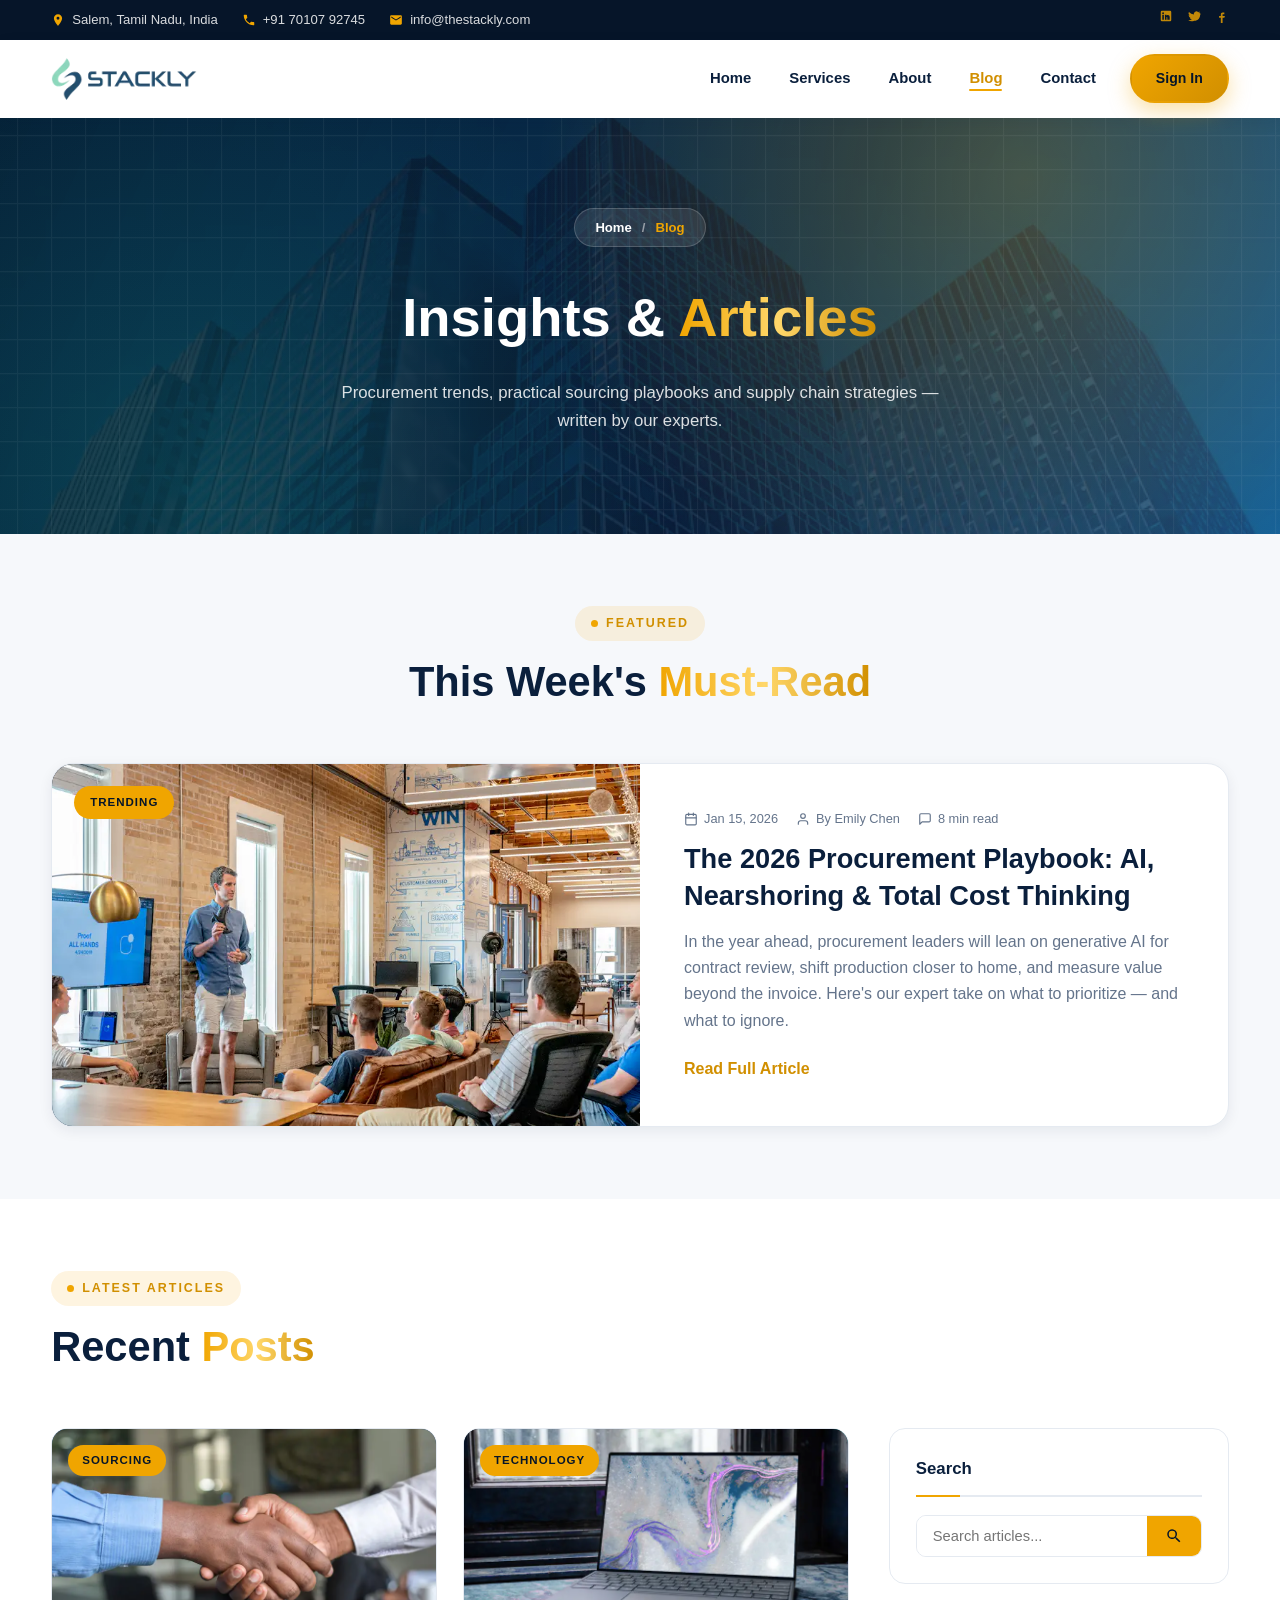
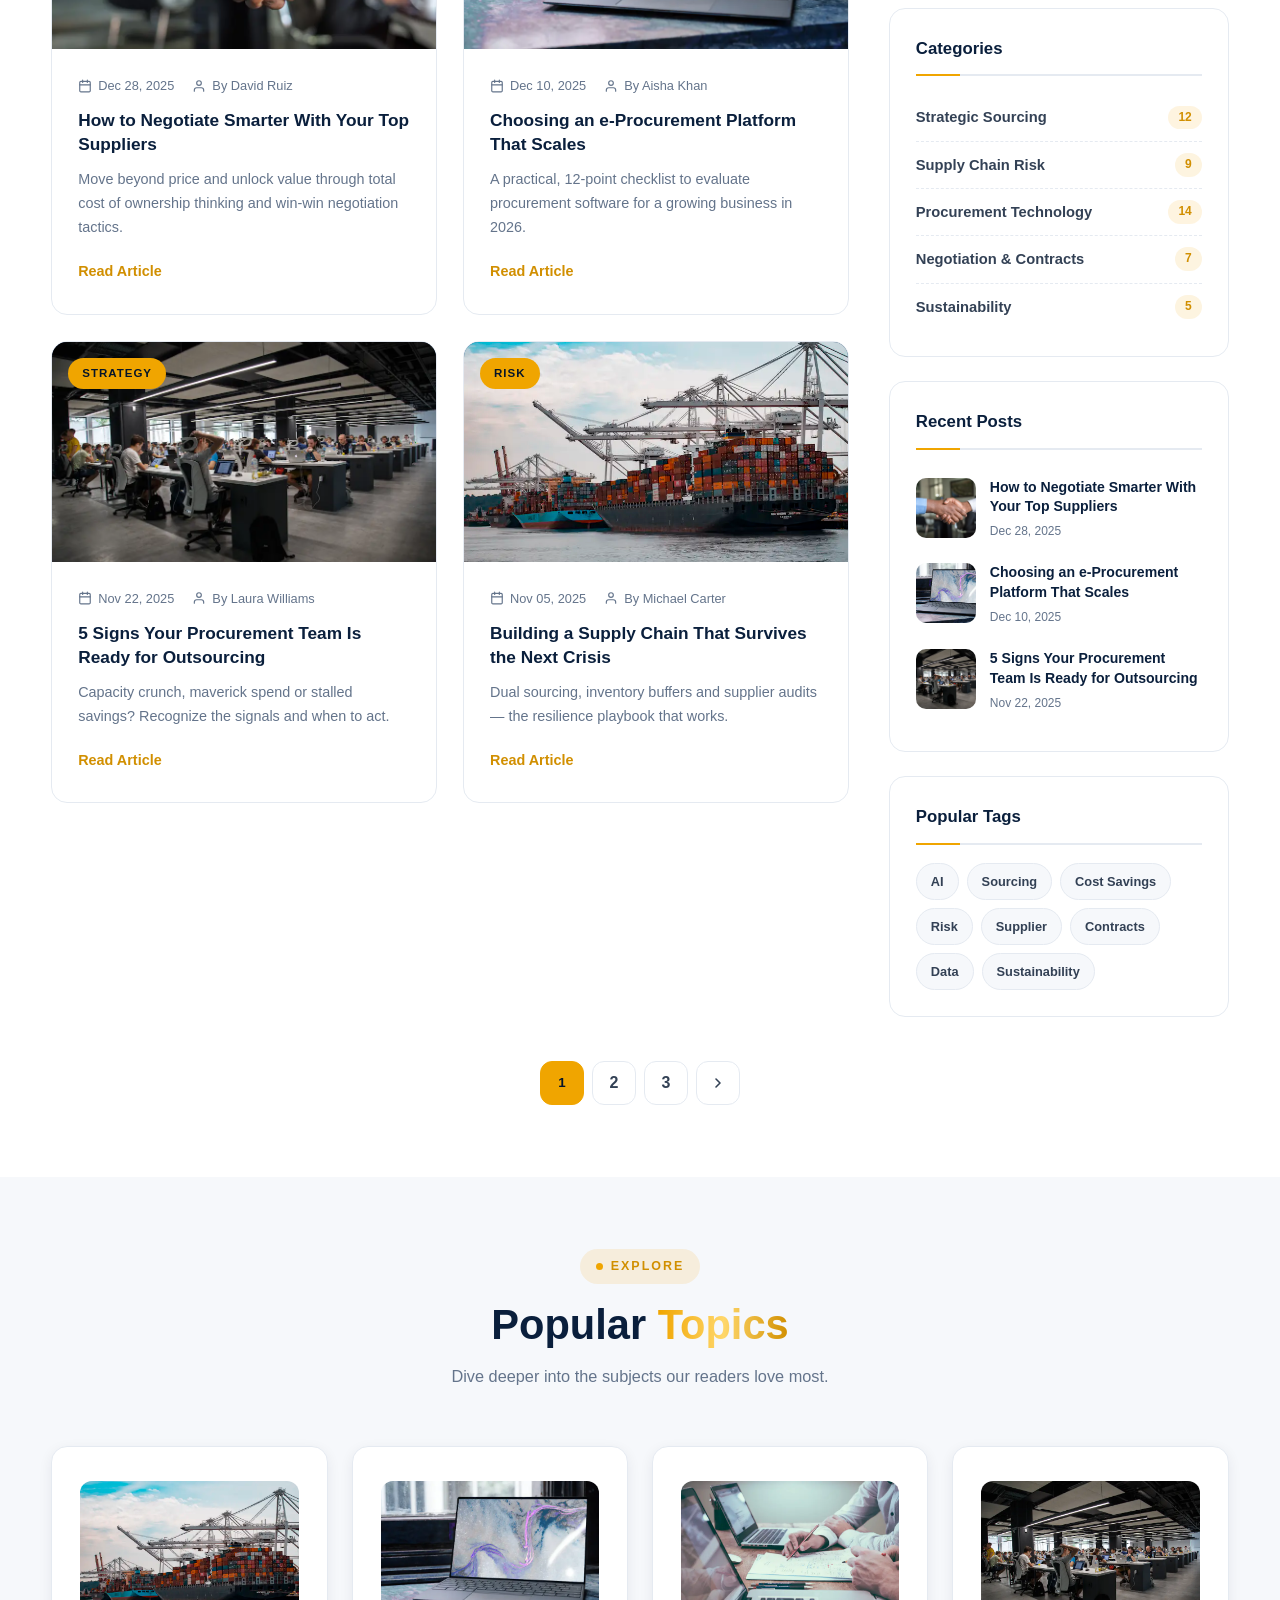
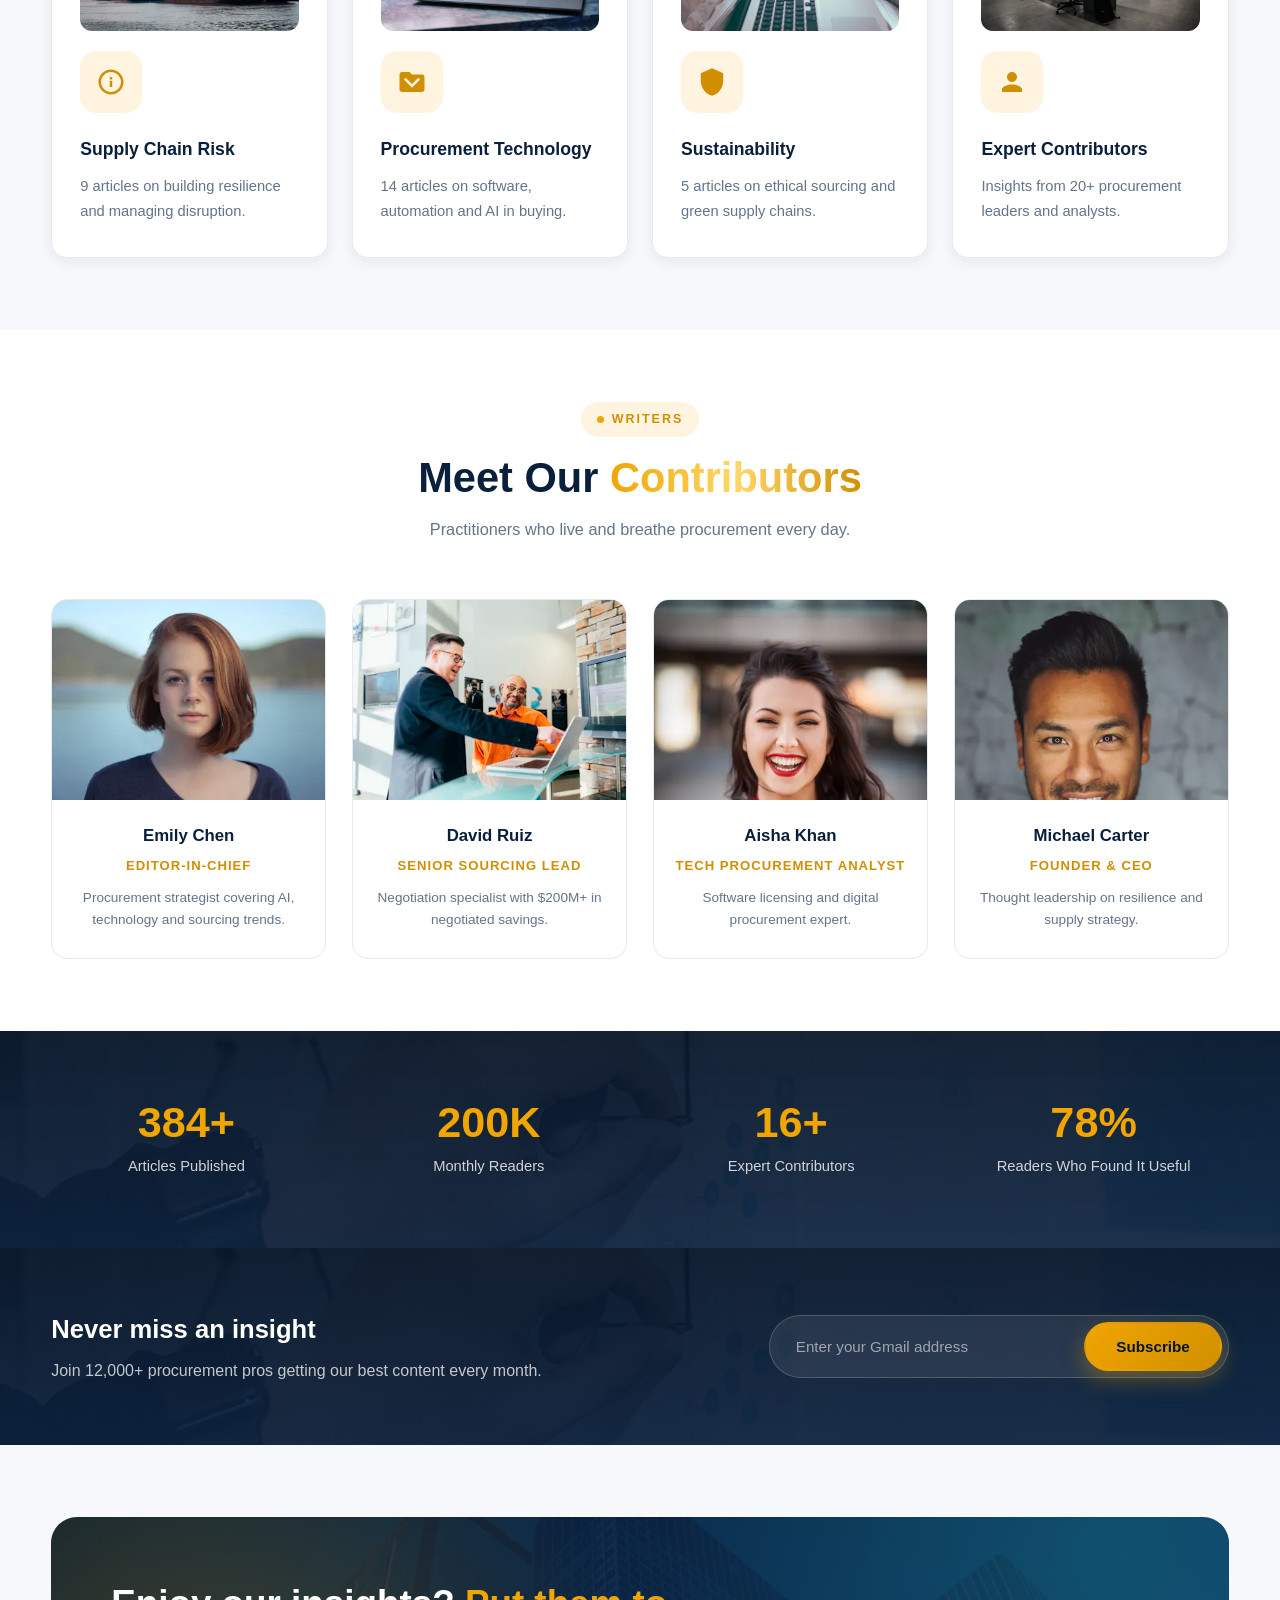
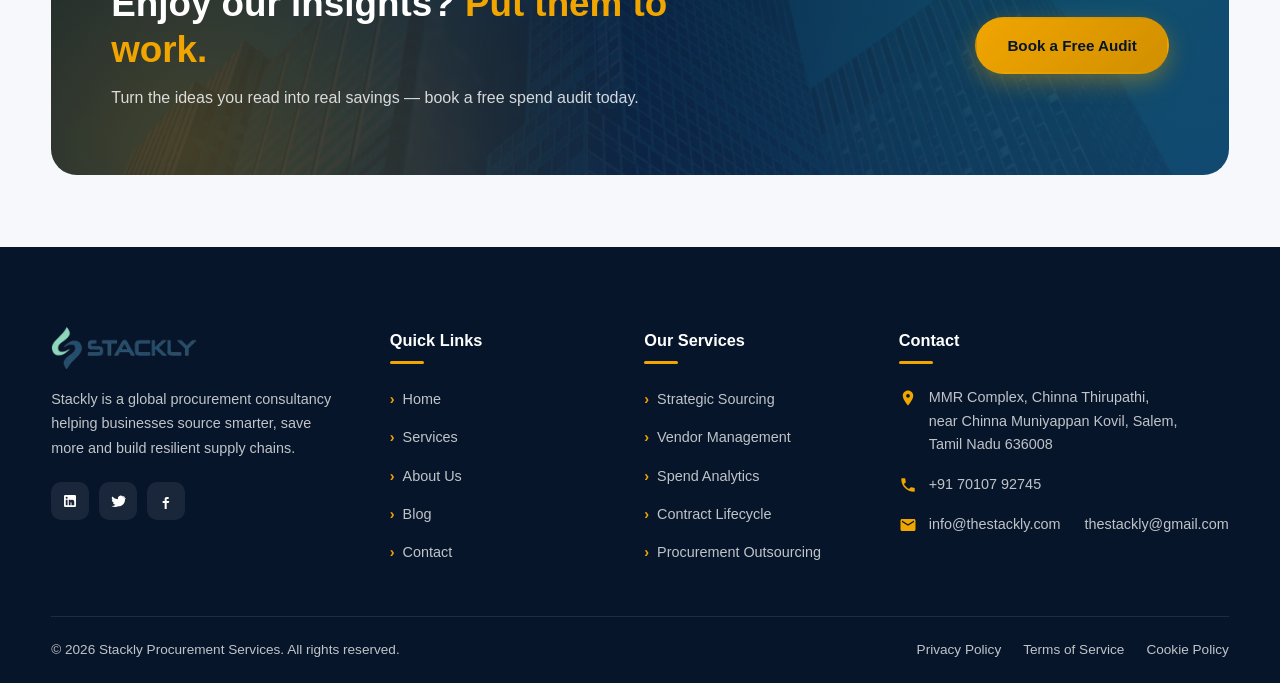
<file: blog.html>
<!DOCTYPE html>
<html lang="en">
<head>
  <meta charset="UTF-8">
  <meta name="viewport" content="width=device-width, initial-scale=1.0">
  <title>Blog &amp; Insights | Stackly</title>
  <meta name="description" content="Procurement trends, sourcing strategies and supply chain insights from the Stackly experts.">
  <link rel="stylesheet" href="css/style.css">
</head>
<body>

  <!-- ===== Top bar ===== -->
  <div class="topbar">
    <div class="container">
      <div class="topbar-info">
        <span class="hide-sm">
          <svg viewBox="0 0 24 24"><path d="M12 2C8.13 2 5 5.13 5 9c0 5.25 7 13 7 13s7-7.75 7-13c0-3.87-3.13-7-7-7zm0 9.5A2.5 2.5 0 1 1 12 6.5a2.5 2.5 0 0 1 0 5z"/></svg>
          Salem, Tamil Nadu, India
        </span>
        <span>
          <svg viewBox="0 0 24 24"><path d="M6.62 10.79c1.44 2.83 3.76 5.14 6.59 6.59l2.2-2.2c.27-.27.67-.36 1.02-.24 1.12.37 2.33.57 3.57.57.55 0 1 .45 1 1V20c0 .55-.45 1-1 1-9.39 0-17-7.61-17-17 0-.55.45-1 1-1h3.5c.55 0 1 .45 1 1 0 1.25.2 2.45.57 3.57.11.35.03.74-.25 1.02l-2.2 2.2z"/></svg>
          <a href="404.html">+91 70107 92745</a>
        </span>
        <span>
          <svg viewBox="0 0 24 24"><path d="M20 4H4c-1.1 0-1.99.9-1.99 2L2 18c0 1.1.9 2 2 2h16c1.1 0 2-.9 2-2V6c0-1.1-.9-2-2-2zm0 4l-8 5-8-5V6l8 5 8-5v2z"/></svg>
          <a href="404.html">info@thestackly.com</a>
        </span>
      </div>
      <div class="topbar-social">
        <a href="404.html" aria-label="LinkedIn"><svg viewBox="0 0 24 24"><path d="M19 3a2 2 0 0 1 2 2v14a2 2 0 0 1-2 2H5a2 2 0 0 1-2-2V5a2 2 0 0 1 2-2h14zM8.34 18.34V10H5.67v8.34h2.67zM7 8.75a1.55 1.55 0 1 0 0-3.1 1.55 1.55 0 0 0 0 3.1zm11.34 9.59v-4.58c0-2.45-1.31-3.59-3.05-3.59-1.41 0-2.04.77-2.39 1.32V10H10.2v8.34h2.67v-4.13c0-.24.18-.52.64-.52.53 0 .72.39.72 1.03v3.62h2.67z"/></svg></a>
        <a href="404.html" aria-label="Twitter"><svg viewBox="0 0 24 24"><path d="M22.46 6c-.77.35-1.6.58-2.46.69.88-.53 1.56-1.37 1.88-2.38-.83.5-1.75.85-2.72 1.05a4.3 4.3 0 0 0-7.32 3.92A12.2 12.2 0 0 1 3.39 5.1a4.3 4.3 0 0 0 1.33 5.73c-.7-.02-1.36-.21-1.94-.53v.05a4.3 4.3 0 0 0 3.45 4.21c-.63.17-1.3.2-1.93.08a4.3 4.3 0 0 0 4.02 2.98 8.6 8.6 0 0 1-5.33 1.84c-.35 0-.69-.02-1.03-.06A12.14 12.14 0 0 0 12.6 20c6.4 0 9.9-5.3 9.9-9.9 0-.15 0-.3-.01-.45A7.1 7.1 0 0 0 24 7.53c-.66.29-1.37.49-2.1.58z"/></svg></a>
        <a href="404.html" aria-label="Facebook"><svg viewBox="0 0 24 24"><path d="M13 9h3V6h-3c-1.66 0-3 1.34-3 3v3H7v3h3v9h3v-9h3l1-3h-4V9.5c0-.28.22-.5.5-.5z"/></svg></a>
      </div>
    </div>
  </div>

  <!-- ===== Navbar ===== -->
  <nav class="navbar">
    <div class="container nav-inner">
      <a href="index.html" class="brand">
        <img src="assets/logo.webp" alt="Stackly Procurement Services">
      </a>
      <ul class="nav-menu" id="navMenu">
        <li><a href="index.html" class="nav-link">Home</a></li>
        <li><a href="services.html" class="nav-link">Services</a></li>
        <li><a href="about.html" class="nav-link">About</a></li>
        <li><a href="blog.html" class="nav-link active">Blog</a></li>
        <li><a href="contact.html" class="nav-link">Contact</a></li>
        <li class="nav-cta"><a href="signin.html" class="btn btn-gold">Sign In</a></li>
      </ul>
      <button class="nav-toggle" id="navToggle" aria-label="Toggle menu">
        <span></span><span></span><span></span>
      </button>
    </div>
  </nav>

  <!-- ===== 1. PAGE HERO ===== -->
  <section class="page-hero">
    <div class="container">
      <div class="breadcrumb">
        <a href="index.html">Home</a><span class="sep">/</span><span class="cur">Blog</span>
      </div>
      <h1>Insights &amp; <span class="accent">Articles</span></h1>
      <p>Procurement trends, practical sourcing playbooks and supply chain strategies — written by our experts.</p>
    </div>
  </section>

  <!-- ===== 2. FEATURED POST ===== -->
  <section>
    <div class="container">
      <div class="section-header center reveal">
        <span class="section-tag">Featured</span>
        <h2 class="section-title">This Week's <span class="accent">Must-Read</span></h2>
      </div>
      <article class="featured-post reveal-scale">
        <div class="featured-thumb">
          <span class="badge">Trending</span>
          <img src="assets/blog-featured.webp" alt="Procurement team in strategic meeting">
        </div>
        <div class="featured-body">
          <div class="blog-meta"><span><svg viewBox="0 0 24 24" fill="none" stroke="currentColor" stroke-width="2" stroke-linecap="round" stroke-linejoin="round" aria-hidden="true"><rect x="3" y="4" width="18" height="18" rx="2"/><path d="M16 2v4M8 2v4M3 10h18"/></svg> Jan 15, 2026</span><span><svg viewBox="0 0 24 24" fill="none" stroke="currentColor" stroke-width="2" stroke-linecap="round" stroke-linejoin="round" aria-hidden="true"><path d="M20 21v-2a4 4 0 0 0-4-4H8a4 4 0 0 0-4 4v2"/><circle cx="12" cy="7" r="4"/></svg> By Emily Chen</span><span><svg viewBox="0 0 24 24" fill="none" stroke="currentColor" stroke-width="2" stroke-linecap="round" stroke-linejoin="round" aria-hidden="true"><path d="M21 15a2 2 0 0 1-2 2H7l-4 4V5a2 2 0 0 1 2-2h14a2 2 0 0 1 2 2z"/></svg> 8 min read</span></div>
          <h3>The 2026 Procurement Playbook: AI, Nearshoring &amp; Total Cost Thinking</h3>
          <p>In the year ahead, procurement leaders will lean on generative AI for contract review, shift production closer to home, and measure value beyond the invoice. Here's our expert take on what to prioritize — and what to ignore.</p>
          <a href="404.html" class="read-more" style="font-size:1rem;">Read Full Article</a>
        </div>
      </article>
    </div>
  </section>

  <!-- ===== 3. LATEST ARTICLES + SIDEBAR ===== -->
  <section class="section-alt">
    <div class="container">
      <div class="section-header reveal">
        <span class="section-tag">Latest Articles</span>
        <h2 class="section-title">Recent <span class="accent">Posts</span></h2>
      </div>
      <div class="blog-layout">
        <div class="post-grid" data-stagger id="postGrid">
          <article class="blog-card reveal">
            <div class="blog-thumb" style="background:linear-gradient(135deg,#14508a,#0a1f3c);">
              <span class="category">Sourcing</span>
              <img src="assets/svc-vendor.webp" alt="Supplier negotiation">
            </div>
            <div class="blog-body">
              <div class="blog-meta"><span><svg viewBox="0 0 24 24" fill="none" stroke="currentColor" stroke-width="2" stroke-linecap="round" stroke-linejoin="round" aria-hidden="true"><rect x="3" y="4" width="18" height="18" rx="2"/><path d="M16 2v4M8 2v4M3 10h18"/></svg> Dec 28, 2025</span><span><svg viewBox="0 0 24 24" fill="none" stroke="currentColor" stroke-width="2" stroke-linecap="round" stroke-linejoin="round" aria-hidden="true"><path d="M20 21v-2a4 4 0 0 0-4-4H8a4 4 0 0 0-4 4v2"/><circle cx="12" cy="7" r="4"/></svg> By David Ruiz</span></div>
              <h3>How to Negotiate Smarter With Your Top Suppliers</h3>
              <p>Move beyond price and unlock value through total cost of ownership thinking and win-win negotiation tactics.</p>
              <a href="404.html" class="read-more">Read Article</a>
            </div>
          </article>
          <article class="blog-card reveal">
            <div class="blog-thumb" style="background:linear-gradient(135deg,#0a1f3c,#14b8a6);">
              <span class="category">Technology</span>
              <img src="assets/svc-category.webp" alt="e-Procurement platform on laptop">
            </div>
            <div class="blog-body">
              <div class="blog-meta"><span><svg viewBox="0 0 24 24" fill="none" stroke="currentColor" stroke-width="2" stroke-linecap="round" stroke-linejoin="round" aria-hidden="true"><rect x="3" y="4" width="18" height="18" rx="2"/><path d="M16 2v4M8 2v4M3 10h18"/></svg> Dec 10, 2025</span><span><svg viewBox="0 0 24 24" fill="none" stroke="currentColor" stroke-width="2" stroke-linecap="round" stroke-linejoin="round" aria-hidden="true"><path d="M20 21v-2a4 4 0 0 0-4-4H8a4 4 0 0 0-4 4v2"/><circle cx="12" cy="7" r="4"/></svg> By Aisha Khan</span></div>
              <h3>Choosing an e-Procurement Platform That Scales</h3>
              <p>A practical, 12-point checklist to evaluate procurement software for a growing business in 2026.</p>
              <a href="404.html" class="read-more">Read Article</a>
            </div>
          </article>
          <article class="blog-card reveal">
            <div class="blog-thumb" style="background:linear-gradient(135deg,#12345f,#0a1f3c);">
              <span class="category">Strategy</span>
              <img src="assets/svc-outsource.webp" alt="Procurement outsourcing team">
            </div>
            <div class="blog-body">
              <div class="blog-meta"><span><svg viewBox="0 0 24 24" fill="none" stroke="currentColor" stroke-width="2" stroke-linecap="round" stroke-linejoin="round" aria-hidden="true"><rect x="3" y="4" width="18" height="18" rx="2"/><path d="M16 2v4M8 2v4M3 10h18"/></svg> Nov 22, 2025</span><span><svg viewBox="0 0 24 24" fill="none" stroke="currentColor" stroke-width="2" stroke-linecap="round" stroke-linejoin="round" aria-hidden="true"><path d="M20 21v-2a4 4 0 0 0-4-4H8a4 4 0 0 0-4 4v2"/><circle cx="12" cy="7" r="4"/></svg> By Laura Williams</span></div>
              <h3>5 Signs Your Procurement Team Is Ready for Outsourcing</h3>
              <p>Capacity crunch, maverick spend or stalled savings? Recognize the signals and when to act.</p>
              <a href="404.html" class="read-more">Read Article</a>
            </div>
          </article>
          <article class="blog-card reveal">
            <div class="blog-thumb" style="background:linear-gradient(135deg,#14508a,#0a1f3c);">
              <span class="category">Risk</span>
              <img src="assets/blog-cargo.webp" alt="Resilient supply chain and cargo">
            </div>
            <div class="blog-body">
              <div class="blog-meta"><span><svg viewBox="0 0 24 24" fill="none" stroke="currentColor" stroke-width="2" stroke-linecap="round" stroke-linejoin="round" aria-hidden="true"><rect x="3" y="4" width="18" height="18" rx="2"/><path d="M16 2v4M8 2v4M3 10h18"/></svg> Nov 05, 2025</span><span><svg viewBox="0 0 24 24" fill="none" stroke="currentColor" stroke-width="2" stroke-linecap="round" stroke-linejoin="round" aria-hidden="true"><path d="M20 21v-2a4 4 0 0 0-4-4H8a4 4 0 0 0-4 4v2"/><circle cx="12" cy="7" r="4"/></svg> By Michael Carter</span></div>
              <h3>Building a Supply Chain That Survives the Next Crisis</h3>
              <p>Dual sourcing, inventory buffers and supplier audits — the resilience playbook that works.</p>
              <a href="404.html" class="read-more">Read Article</a>
            </div>
          </article>
        </div>
        <aside class="sidebar">
          <div class="side-widget">
            <h4>Search</h4>
            <div class="search-box">
              <input type="text" id="blogSearch" placeholder="Search articles..." aria-label="Search articles">
              <button type="button" id="searchBtn" aria-label="Search">
                <svg viewBox="0 0 24 24" fill="currentColor"><path d="M15.5 14h-.79l-.28-.27a6.5 6.5 0 1 0-.7.7l.27.28v.79l5 4.99L20.49 19l-4.99-5zm-6 0A4.5 4.5 0 1 1 14 9.5 4.5 4.5 0 0 1 9.5 14z"/></svg>
              </button>
            </div>
          </div>
          <div class="side-widget">
            <h4>Categories</h4>
            <ul class="cat-list">
              <li><a href="404.html">Strategic Sourcing <span class="count">12</span></a></li>
              <li><a href="404.html">Supply Chain Risk <span class="count">9</span></a></li>
              <li><a href="404.html">Procurement Technology <span class="count">14</span></a></li>
              <li><a href="404.html">Negotiation &amp; Contracts <span class="count">7</span></a></li>
              <li><a href="404.html">Sustainability <span class="count">5</span></a></li>
            </ul>
          </div>
          <div class="side-widget">
            <h4>Recent Posts</h4>
            <div class="recent-post">
              <span class="recent-thumb"><img src="assets/svc-vendor.webp" alt="Supplier negotiation"></span>
              <div>
                <a href="404.html"><h5>How to Negotiate Smarter With Your Top Suppliers</h5></a>
                <span>Dec 28, 2025</span>
              </div>
            </div>
            <div class="recent-post">
              <span class="recent-thumb"><img src="assets/svc-category.webp" alt="e-Procurement platform"></span>
              <div>
                <a href="404.html"><h5>Choosing an e-Procurement Platform That Scales</h5></a>
                <span>Dec 10, 2025</span>
              </div>
            </div>
            <div class="recent-post">
              <span class="recent-thumb"><img src="assets/svc-outsource.webp" alt="Procurement outsourcing"></span>
              <div>
                <a href="404.html"><h5>5 Signs Your Procurement Team Is Ready for Outsourcing</h5></a>
                <span>Nov 22, 2025</span>
              </div>
            </div>
          </div>
          <div class="side-widget">
            <h4>Popular Tags</h4>
            <div class="tag-cloud">
              <a href="404.html">AI</a>
              <a href="404.html">Sourcing</a>
              <a href="404.html">Cost Savings</a>
              <a href="404.html">Risk</a>
              <a href="404.html">Supplier</a>
              <a href="404.html">Contracts</a>
              <a href="404.html">Data</a>
              <a href="404.html">Sustainability</a>
            </div>
          </div>
        </aside>
      </div>
      <div class="pagination reveal">
        <button class="active" aria-label="Page 1">1</button>
        <a href="404.html">2</a>
        <a href="404.html">3</a>
        <a href="404.html" aria-label="Next page"><svg width="16" height="16" viewBox="0 0 24 24" fill="none"><path d="M9 6l6 6-6 6" stroke="currentColor" stroke-width="2.4" stroke-linecap="round" stroke-linejoin="round"/></svg></a>
      </div>
    </div>
  </section>

  <!-- ===== 4. POPULAR CATEGORIES ===== -->
  <section>
    <div class="container">
      <div class="section-header center reveal">
        <span class="section-tag">Explore</span>
        <h2 class="section-title">Popular <span class="accent">Topics</span></h2>
        <p class="section-subtitle">Dive deeper into the subjects our readers love most.</p>
      </div>
      <div class="feature-grid" data-stagger>
        <div class="feature-card reveal">
          <div class="feature-thumb"><img src="assets/blog-cargo.webp" alt="Supply chain risk management"></div>
          <span class="feature-icon"><svg viewBox="0 0 24 24"><path d="M11.99 2C6.47 2 2 6.48 2 12s4.47 10 9.99 10C17.52 22 22 17.52 22 12S17.52 2 11.99 2zM12 20c-4.42 0-8-3.58-8-8s3.58-8 8-8 8 3.58 8 8-3.58 8-8 8zm-1-9h2v5h-2v-5zm0-3h2v2h-2V8z"/></svg></span>
          <h3>Supply Chain Risk</h3>
          <p>9 articles on building resilience and managing disruption.</p>
        </div>
        <div class="feature-card reveal">
          <div class="feature-thumb"><img src="assets/svc-category.webp" alt="Procurement technology"></div>
          <span class="feature-icon"><svg viewBox="0 0 24 24"><path d="M20 6H12l-2-2H4c-1.1 0-2 .9-2 2v12c0 1.1.9 2 2 2h16c1.1 0 2-.9 2-2V8c0-1.1-.9-2-2-2zM12 16.5 5.5 10 7 8.5l5 5 5-5L18.5 10l-6.5 6.5z"/></svg></span>
          <h3>Procurement Technology</h3>
          <p>14 articles on software, automation and AI in buying.</p>
        </div>
        <div class="feature-card reveal">
          <div class="feature-thumb"><img src="assets/blog-strategy.webp" alt="Sustainable sourcing"></div>
          <span class="feature-icon"><svg viewBox="0 0 24 24"><path d="M12 1 3 5v6c0 5.55 3.84 10.74 9 12 5.16-1.26 9-6.45 9-12V5l-9-4z"/></svg></span>
          <h3>Sustainability</h3>
          <p>5 articles on ethical sourcing and green supply chains.</p>
        </div>
        <div class="feature-card reveal">
          <div class="feature-thumb"><img src="assets/svc-outsource.webp" alt="Expert contributors"></div>
          <span class="feature-icon"><svg viewBox="0 0 24 24"><path d="M12 12c2.21 0 4-1.79 4-4s-1.79-4-4-4-4 1.79-4 4 1.79 4 4 4zm0 2c-2.67 0-8 1.34-8 4v2h16v-2c0-2.66-5.33-4-8-4z"/></svg></span>
          <h3>Expert Contributors</h3>
          <p>Insights from 20+ procurement leaders and analysts.</p>
        </div>
      </div>
    </div>
  </section>

  <!-- ===== 5. CONTRIBUTORS ===== -->
  <section class="section-alt">
    <div class="container">
      <div class="section-header center reveal">
        <span class="section-tag">Writers</span>
        <h2 class="section-title">Meet Our <span class="accent">Contributors</span></h2>
        <p class="section-subtitle">Practitioners who live and breathe procurement every day.</p>
      </div>
      <div class="team-grid" data-stagger>
        <div class="team-card reveal">
          <div class="team-avatar"><img src="assets/contributor-1.webp" alt="Emily Chen"></div>
          <div class="team-body">
            <h4>Emily Chen</h4>
            <div class="role">Editor-in-Chief</div>
            <p>Procurement strategist covering AI, technology and sourcing trends.</p>
          </div>
        </div>
        <div class="team-card reveal">
          <div class="team-avatar"><img src="assets/contributor-2.webp" alt="David Ruiz"></div>
          <div class="team-body">
            <h4>David Ruiz</h4>
            <div class="role">Senior Sourcing Lead</div>
            <p>Negotiation specialist with $200M+ in negotiated savings.</p>
          </div>
        </div>
        <div class="team-card reveal">
          <div class="team-avatar"><img src="assets/contributor-3.webp" alt="Aisha Khan"></div>
          <div class="team-body">
            <h4>Aisha Khan</h4>
            <div class="role">Tech Procurement Analyst</div>
            <p>Software licensing and digital procurement expert.</p>
          </div>
        </div>
        <div class="team-card reveal">
          <div class="team-avatar"><img src="assets/contributor-4.webp" alt="Michael Carter"></div>
          <div class="team-body">
            <h4>Michael Carter</h4>
            <div class="role">Founder &amp; CEO</div>
            <p>Thought leadership on resilience and supply strategy.</p>
          </div>
        </div>
      </div>
    </div>
  </section>

  <!-- ===== 6. STATS BAND ===== -->
  <section class="stats-band">
    <div class="container">
      <div class="stats-grid">
        <div class="stat-item reveal">
          <div class="counter" data-target="480" data-suffix="+">0</div>
          <p>Articles Published</p>
        </div>
        <div class="stat-item reveal">
          <div class="counter" data-target="250" data-suffix="K">0</div>
          <p>Monthly Readers</p>
        </div>
        <div class="stat-item reveal">
          <div class="counter" data-target="20" data-suffix="+">0</div>
          <p>Expert Contributors</p>
        </div>
        <div class="stat-item reveal">
          <div class="counter" data-target="98" data-suffix="%">0</div>
          <p>Readers Who Found It Useful</p>
        </div>
      </div>
    </div>
  </section>

  <!-- ===== 7. NEWSLETTER ===== -->
  <section class="newsletter">
    <div class="container newsletter-inner">
      <div>
        <h3>Never miss an insight</h3>
        <p>Join 12,000+ procurement pros getting our best content every month.</p>
      </div>
      <form class="newsletter-form" id="newsletterForm">
        <input type="email" id="newsletterEmail" placeholder="Enter your Gmail address" required>
        <button class="btn btn-gold" type="submit">Subscribe</button>
        <small class="newsletter-error" role="alert"></small>
      </form>
    </div>
  </section>

  <!-- ===== 8. CTA ===== -->
  <section>
    <div class="container">
      <div class="cta-banner reveal-scale">
        <div>
          <h2>Enjoy our insights? <span class="accent">Put them to work.</span></h2>
          <p>Turn the ideas you read into real savings — book a free spend audit today.</p>
        </div>
        <a href="404.html" class="btn btn-gold">Book a Free Audit
        </a>
      </div>
    </div>
  </section>

  <!-- ===== FOOTER ===== -->
  <footer class="footer">
    <div class="container">
      <div class="footer-grid">
        <div class="footer-brand">
          <a href="index.html" class="brand">
            <img src="assets/logo.webp" alt="Stackly Procurement Services">
          </a>
          <p class="footer-about">Stackly is a global procurement consultancy helping businesses source smarter, save more and build resilient supply chains.</p>
          <div class="footer-social">
            <a href="404.html" aria-label="LinkedIn"><svg viewBox="0 0 24 24"><path d="M19 3a2 2 0 0 1 2 2v14a2 2 0 0 1-2 2H5a2 2 0 0 1-2-2V5a2 2 0 0 1 2-2h14zM8.34 18.34V10H5.67v8.34h2.67zM7 8.75a1.55 1.55 0 1 0 0-3.1 1.55 1.55 0 0 0 0 3.1zm11.34 9.59v-4.58c0-2.45-1.31-3.59-3.05-3.59-1.41 0-2.04.77-2.39 1.32V10H10.2v8.34h2.67v-4.13c0-.24.18-.52.64-.52.53 0 .72.39.72 1.03v3.62h2.67z"/></svg></a>
            <a href="404.html" aria-label="Twitter"><svg viewBox="0 0 24 24"><path d="M22.46 6c-.77.35-1.6.58-2.46.69.88-.53 1.56-1.37 1.88-2.38-.83.5-1.75.85-2.72 1.05a4.3 4.3 0 0 0-7.32 3.92A12.2 12.2 0 0 1 3.39 5.1a4.3 4.3 0 0 0 1.33 5.73c-.7-.02-1.36-.21-1.94-.53v.05a4.3 4.3 0 0 0 3.45 4.21c-.63.17-1.3.2-1.93.08a4.3 4.3 0 0 0 4.02 2.98 8.6 8.6 0 0 1-5.33 1.84c-.35 0-.69-.02-1.03-.06A12.14 12.14 0 0 0 12.6 20c6.4 0 9.9-5.3 9.9-9.9 0-.15 0-.3-.01-.45A7.1 7.1 0 0 0 24 7.53c-.66.29-1.37.49-2.1.58z"/></svg></a>
            <a href="404.html" aria-label="Facebook"><svg viewBox="0 0 24 24"><path d="M13 9h3V6h-3c-1.66 0-3 1.34-3 3v3H7v3h3v9h3v-9h3l1-3h-4V9.5c0-.28.22-.5.5-.5z"/></svg></a>
          </div>
        </div>
        <div class="footer-col">
          <h4>Quick Links</h4>
          <ul class="footer-links">
            <li><a href="index.html">Home</a></li>
            <li><a href="services.html">Services</a></li>
            <li><a href="about.html">About Us</a></li>
            <li><a href="blog.html">Blog</a></li>
            <li><a href="contact.html">Contact</a></li>
          </ul>
        </div>
        <div class="footer-col">
          <h4>Our Services</h4>
          <ul class="footer-links">
            <li><a href="404.html">Strategic Sourcing</a></li>
            <li><a href="404.html">Vendor Management</a></li>
            <li><a href="404.html">Spend Analytics</a></li>
            <li><a href="404.html">Contract Lifecycle</a></li>
            <li><a href="404.html">Procurement Outsourcing</a></li>
          </ul>
        </div>
        <div class="footer-col">
          <h4>Contact</h4>
          <ul class="footer-contact">
            <li><svg viewBox="0 0 24 24"><path d="M12 2C8.13 2 5 5.13 5 9c0 5.25 7 13 7 13s7-7.75 7-13c0-3.87-3.13-7-7-7zm0 9.5A2.5 2.5 0 1 1 12 6.5a2.5 2.5 0 0 1 0 5z"/></svg> MMR Complex, Chinna Thirupathi,<br>near Chinna Muniyappan Kovil, Salem,<br>Tamil Nadu 636008</li>
            <li><svg viewBox="0 0 24 24"><path d="M6.62 10.79c1.44 2.83 3.76 5.14 6.59 6.59l2.2-2.2c.27-.27.67-.36 1.02-.24 1.12.37 2.33.57 3.57.57.55 0 1 .45 1 1V20c0 .55-.45 1-1 1-9.39 0-17-7.61-17-17 0-.55.45-1 1-1h3.5c.55 0 1 .45 1 1 0 1.25.2 2.45.57 3.57.11.35.03.74-.25 1.02l-2.2 2.2z"/></svg> <a href="404.html">+91 70107 92745</a></li>
            <li><svg viewBox="0 0 24 24"><path d="M20 4H4c-1.1 0-1.99.9-1.99 2L2 18c0 1.1.9 2 2 2h16c1.1 0 2-.9 2-2V6c0-1.1-.9-2-2-2zm0 4l-8 5-8-5V6l8 5 8-5v2z"/></svg> <a href="404.html">info@thestackly.com</a><br><a href="404.html">thestackly@gmail.com</a></li>
          </ul>
        </div>
      </div>
      <div class="footer-bottom">
        <span>&copy; 2026 Stackly Procurement Services. All rights reserved.</span>
        <div class="links">
          <a href="404.html">Privacy Policy</a>
          <a href="404.html">Terms of Service</a>
          <a href="404.html">Cookie Policy</a>
        </div>
      </div>
    </div>
  </footer>

  <button class="back-top" id="backTop" aria-label="Back to top">
    <svg viewBox="0 0 24 24" fill="none"><path d="M12 19V5m0 0-6 6m6-6 6 6" stroke="currentColor" stroke-width="2.4" stroke-linecap="round" stroke-linejoin="round"/></svg>
  </button>

  <script src="js/script.js"></script>
</body>
</html>
</file>
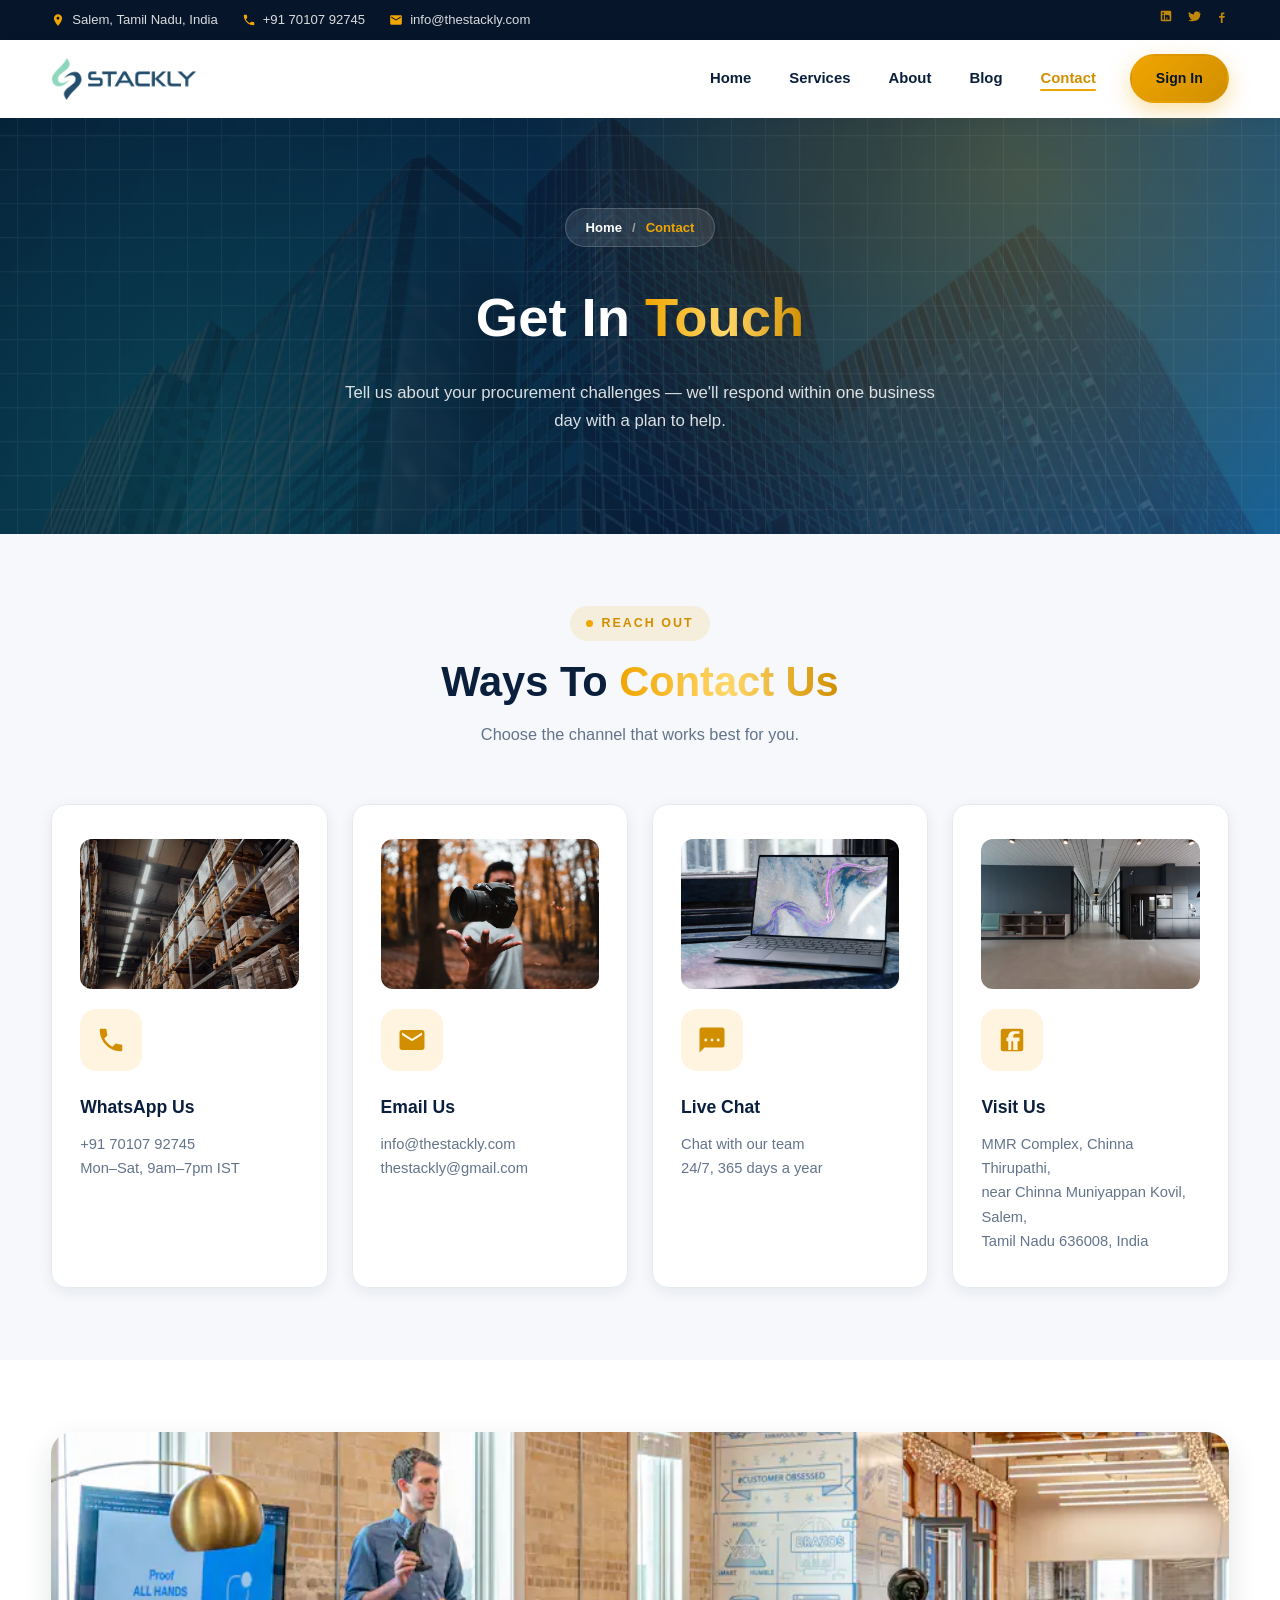
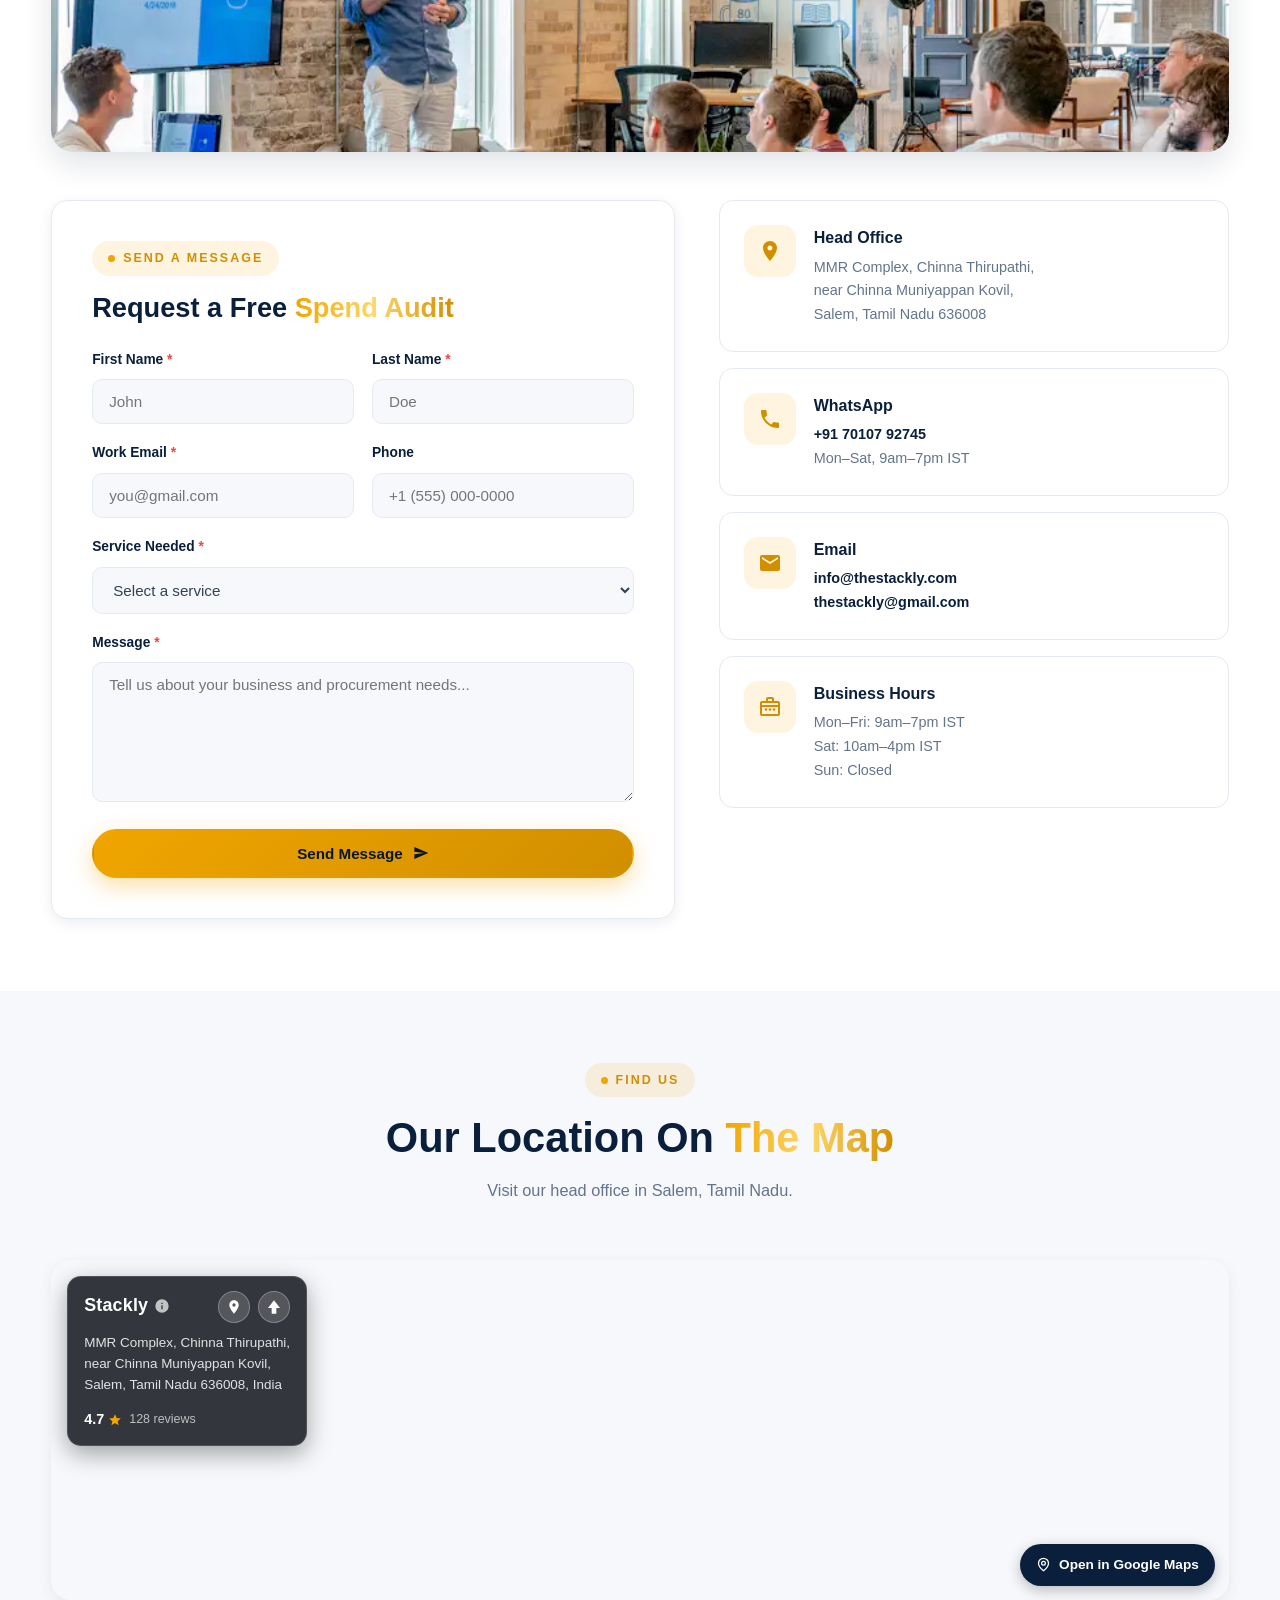
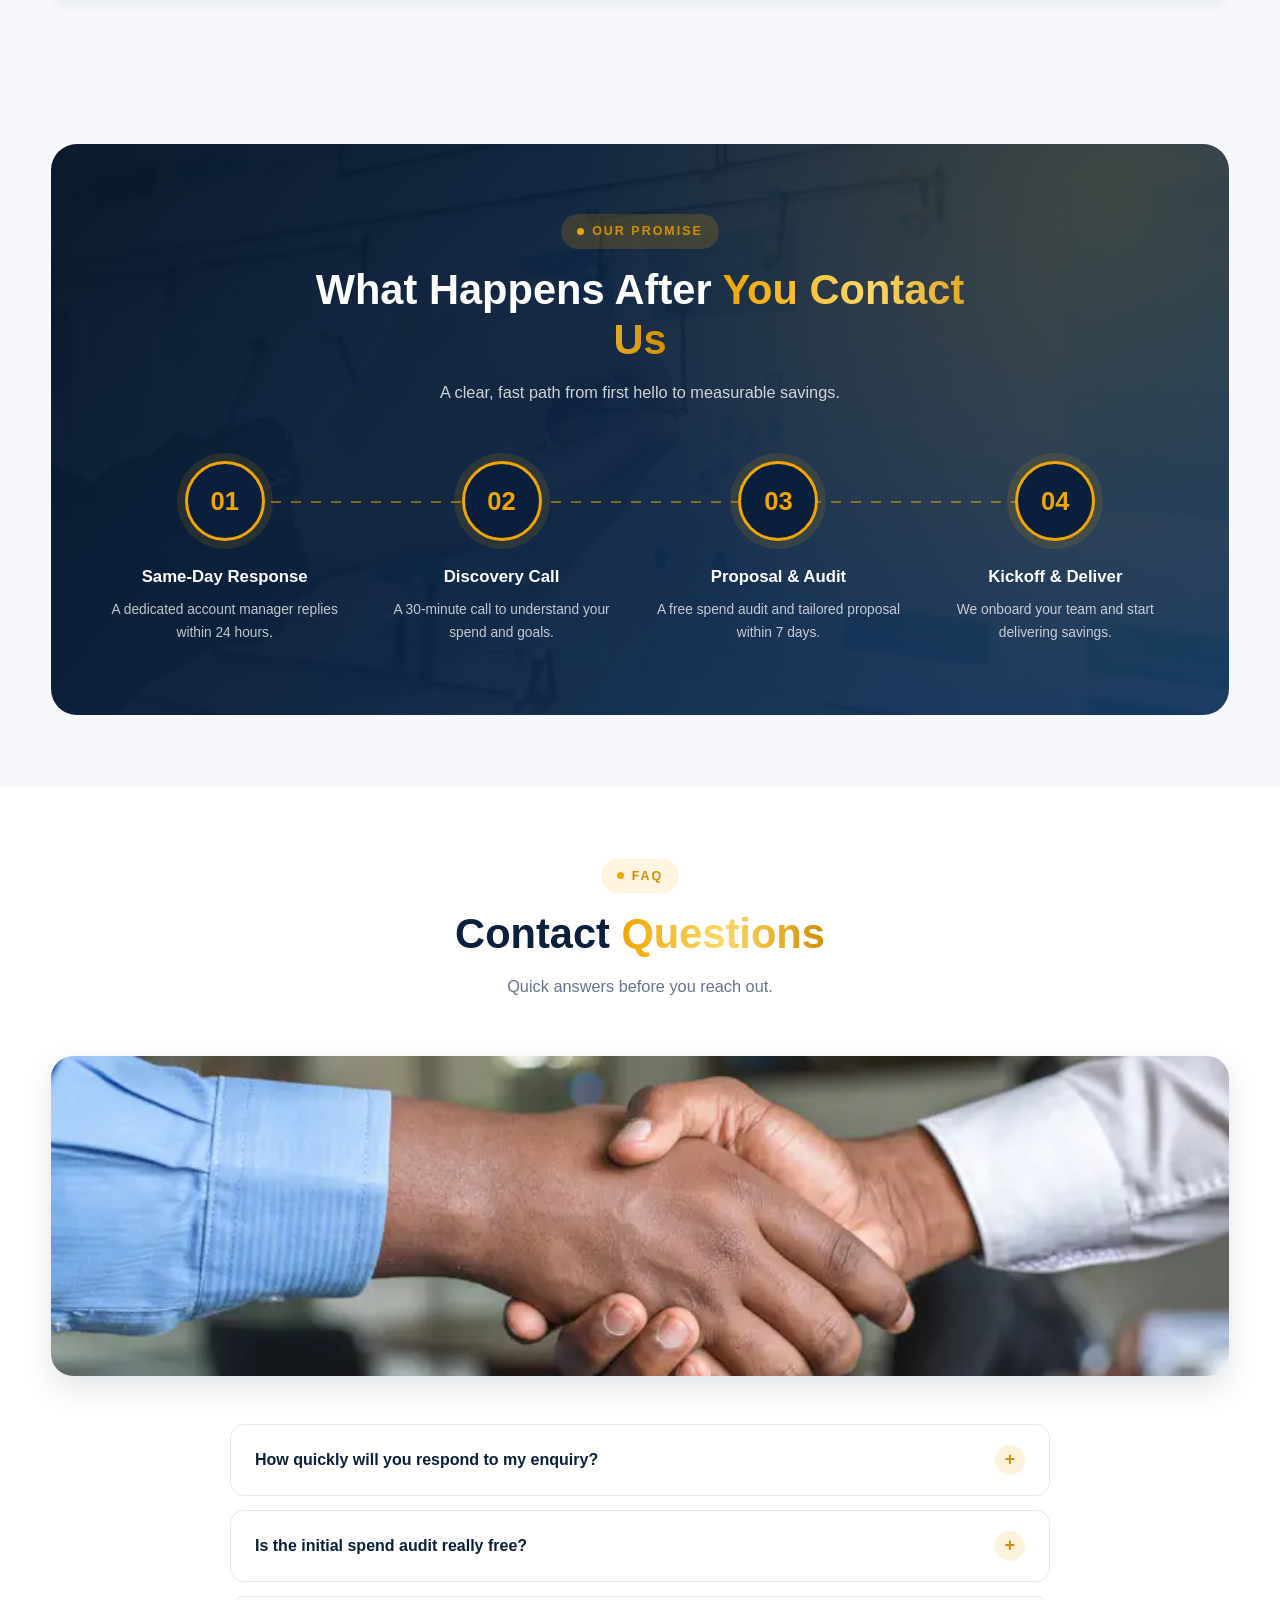
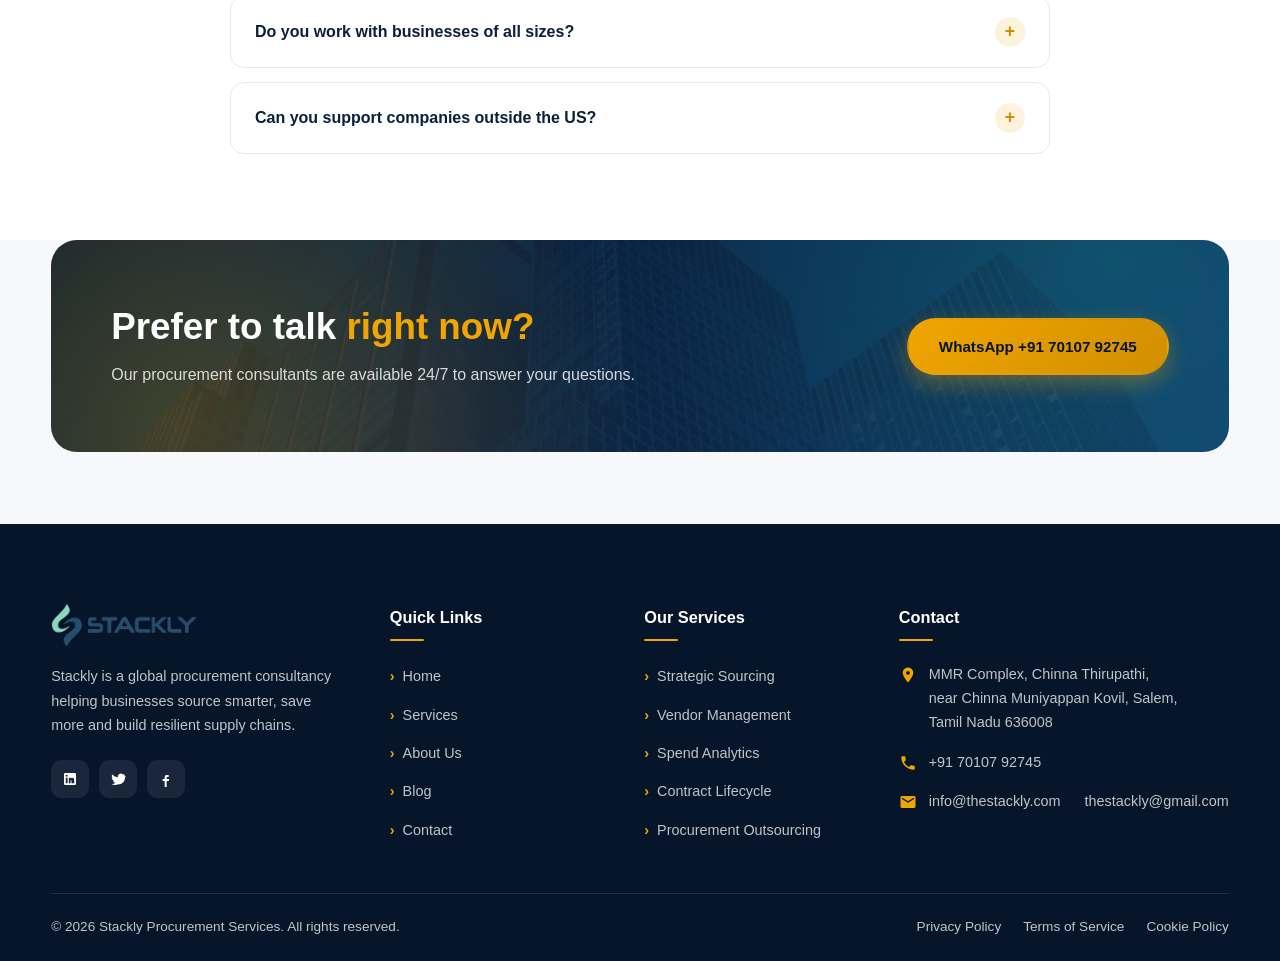
<file: contact.html>
<!DOCTYPE html>
<html lang="en">
<head>
  <meta charset="UTF-8">
  <meta name="viewport" content="width=device-width, initial-scale=1.0">
  <title>Contact Us | Stackly</title>
  <meta name="description" content="Get in touch with Stackly. Request a free spend audit, book a consultation or find our global offices.">
  <link rel="stylesheet" href="css/style.css">
</head>
<body>

  <!-- ===== Top bar ===== -->
  <div class="topbar">
    <div class="container">
      <div class="topbar-info">
        <span class="hide-sm">
          <svg viewBox="0 0 24 24"><path d="M12 2C8.13 2 5 5.13 5 9c0 5.25 7 13 7 13s7-7.75 7-13c0-3.87-3.13-7-7-7zm0 9.5A2.5 2.5 0 1 1 12 6.5a2.5 2.5 0 0 1 0 5z"/></svg>
          Salem, Tamil Nadu, India
        </span>
        <span>
          <svg viewBox="0 0 24 24"><path d="M6.62 10.79c1.44 2.83 3.76 5.14 6.59 6.59l2.2-2.2c.27-.27.67-.36 1.02-.24 1.12.37 2.33.57 3.57.57.55 0 1 .45 1 1V20c0 .55-.45 1-1 1-9.39 0-17-7.61-17-17 0-.55.45-1 1-1h3.5c.55 0 1 .45 1 1 0 1.25.2 2.45.57 3.57.11.35.03.74-.25 1.02l-2.2 2.2z"/></svg>
          <a href="404.html">+91 70107 92745</a>
        </span>
        <span>
          <svg viewBox="0 0 24 24"><path d="M20 4H4c-1.1 0-1.99.9-1.99 2L2 18c0 1.1.9 2 2 2h16c1.1 0 2-.9 2-2V6c0-1.1-.9-2-2-2zm0 4l-8 5-8-5V6l8 5 8-5v2z"/></svg>
          <a href="404.html">info@thestackly.com</a>
        </span>
      </div>
      <div class="topbar-social">
        <a href="404.html" aria-label="LinkedIn"><svg viewBox="0 0 24 24"><path d="M19 3a2 2 0 0 1 2 2v14a2 2 0 0 1-2 2H5a2 2 0 0 1-2-2V5a2 2 0 0 1 2-2h14zM8.34 18.34V10H5.67v8.34h2.67zM7 8.75a1.55 1.55 0 1 0 0-3.1 1.55 1.55 0 0 0 0 3.1zm11.34 9.59v-4.58c0-2.45-1.31-3.59-3.05-3.59-1.41 0-2.04.77-2.39 1.32V10H10.2v8.34h2.67v-4.13c0-.24.18-.52.64-.52.53 0 .72.39.72 1.03v3.62h2.67z"/></svg></a>
        <a href="404.html" aria-label="Twitter"><svg viewBox="0 0 24 24"><path d="M22.46 6c-.77.35-1.6.58-2.46.69.88-.53 1.56-1.37 1.88-2.38-.83.5-1.75.85-2.72 1.05a4.3 4.3 0 0 0-7.32 3.92A12.2 12.2 0 0 1 3.39 5.1a4.3 4.3 0 0 0 1.33 5.73c-.7-.02-1.36-.21-1.94-.53v.05a4.3 4.3 0 0 0 3.45 4.21c-.63.17-1.3.2-1.93.08a4.3 4.3 0 0 0 4.02 2.98 8.6 8.6 0 0 1-5.33 1.84c-.35 0-.69-.02-1.03-.06A12.14 12.14 0 0 0 12.6 20c6.4 0 9.9-5.3 9.9-9.9 0-.15 0-.3-.01-.45A7.1 7.1 0 0 0 24 7.53c-.66.29-1.37.49-2.1.58z"/></svg></a>
        <a href="404.html" aria-label="Facebook"><svg viewBox="0 0 24 24"><path d="M13 9h3V6h-3c-1.66 0-3 1.34-3 3v3H7v3h3v9h3v-9h3l1-3h-4V9.5c0-.28.22-.5.5-.5z"/></svg></a>
      </div>
    </div>
  </div>

  <!-- ===== Navbar ===== -->
  <nav class="navbar">
    <div class="container nav-inner">
      <a href="index.html" class="brand">
        <img src="assets/logo.webp" alt="Stackly Procurement Services">
      </a>
      <ul class="nav-menu" id="navMenu">
        <li><a href="index.html" class="nav-link">Home</a></li>
        <li><a href="services.html" class="nav-link">Services</a></li>
        <li><a href="about.html" class="nav-link">About</a></li>
        <li><a href="blog.html" class="nav-link">Blog</a></li>
        <li><a href="contact.html" class="nav-link active">Contact</a></li>
        <li class="nav-cta"><a href="signin.html" class="btn btn-gold">Sign In</a></li>
      </ul>
      <button class="nav-toggle" id="navToggle" aria-label="Toggle menu">
        <span></span><span></span><span></span>
      </button>
    </div>
  </nav>

  <!-- ===== 1. PAGE HERO ===== -->
  <section class="page-hero">
    <div class="container">
      <div class="breadcrumb">
        <a href="index.html">Home</a><span class="sep">/</span><span class="cur">Contact</span>
      </div>
      <h1>Get In <span class="accent">Touch</span></h1>
      <p>Tell us about your procurement challenges — we'll respond within one business day with a plan to help.</p>
    </div>
  </section>

  <!-- ===== 2. REACH OUT (INFO CARDS) ===== -->
  <section>
    <div class="container">
      <div class="section-header center reveal">
        <span class="section-tag">Reach Out</span>
        <h2 class="section-title">Ways To <span class="accent">Contact Us</span></h2>
        <p class="section-subtitle">Choose the channel that works best for you.</p>
      </div>
      <div class="feature-grid" data-stagger>
        <div class="feature-card reveal">
          <div class="feature-thumb"><img src="assets/svc-sourcing.webp" alt="Call our procurement consultants"></div>
          <span class="feature-icon"><svg viewBox="0 0 24 24"><path d="M6.62 10.79c1.44 2.83 3.76 5.14 6.59 6.59l2.2-2.2c.27-.27.67-.36 1.02-.24 1.12.37 2.33.57 3.57.57.55 0 1 .45 1 1V20c0 .55-.45 1-1 1-9.39 0-17-7.61-17-17 0-.55.45-1 1-1h3.5c.55 0 1 .45 1 1 0 1.25.2 2.45.57 3.57.11.35.03.74-.25 1.02l-2.2 2.2z"/></svg></span>
          <h3>WhatsApp Us</h3>
          <p><a href="404.html">+91 70107 92745</a><br>Mon–Sat, 9am–7pm IST</p>
        </div>
        <div class="feature-card reveal">
          <div class="feature-thumb"><img src="assets/svc-contract.webp" alt="Email our procurement team"></div>
          <span class="feature-icon"><svg viewBox="0 0 24 24"><path d="M20 4H4c-1.1 0-1.99.9-1.99 2L2 18c0 1.1.9 2 2 2h16c1.1 0 2-.9 2-2V6c0-1.1-.9-2-2-2zm0 4l-8 5-8-5V6l8 5 8-5v2z"/></svg></span>
          <h3>Email Us</h3>
          <p><a href="404.html">info@thestackly.com</a><br><a href="404.html">thestackly@gmail.com</a></p>
        </div>
        <div class="feature-card reveal">
          <div class="feature-thumb"><img src="assets/svc-category.webp" alt="Live chat support"></div>
          <span class="feature-icon"><svg viewBox="0 0 24 24"><path d="M20 2H4a2 2 0 0 0-2 2v18l4-4h14a2 2 0 0 0 2-2V4a2 2 0 0 0-2-2zM8 13H6v-2h2v2zm5 0h-2v-2h2v2zm5 0h-2v-2h2v2z"/></svg></span>
          <h3>Live Chat</h3>
          <p>Chat with our team<br>24/7, 365 days a year</p>
        </div>
        <div class="feature-card reveal">
          <div class="feature-thumb"><img src="assets/contact-banner.webp" alt="Visit our global offices"></div>
          <span class="feature-icon"><svg viewBox="0 0 24 24"><path d="M19 3H5a2 2 0 0 0-2 2v14a2 2 0 0 0 2 2h14a2 2 0 0 0 2-2V5a2 2 0 0 0-2-2zm-1 4h-3a2 2 0 0 0-2 2v1h5v3h-1.5v7H13v-7h-1.5v7H9v-7H7.5v-3H9V9a4 4 0 0 1 4-4h5v2z"/></svg></span>
          <h3>Visit Us</h3>
          <p>MMR Complex, Chinna Thirupathi,<br>near Chinna Muniyappan Kovil, Salem,<br>Tamil Nadu 636008, India</p>
        </div>
      </div>
    </div>
  </section>

  <!-- ===== 3. CONTACT FORM + INFO ===== -->
  <section class="section-alt">
    <div class="container">
      <div class="section-banner reveal-scale">
        <img src="assets/blog-featured.webp" alt="Talk to the Stackly procurement team">
      </div>
      <div class="contact-grid">
      <div class="form-card reveal-left">
        <span class="section-tag">Send a Message</span>
        <h2 class="section-title" style="font-size:1.7rem; margin-bottom:24px;">Request a Free <span class="accent">Spend Audit</span></h2>
        <form id="contactForm" novalidate>
          <div class="form-success" id="formSuccess"><svg viewBox="0 0 24 24" fill="none" stroke="currentColor" stroke-width="3" stroke-linecap="round" stroke-linejoin="round" aria-hidden="true"><path d="M20 6 9 17l-5-5"/></svg> Thank you! Your message has been sent. We'll reply within one business day.</div>
          <div class="form-row">
            <div class="form-group">
              <label for="firstName">First Name <span>*</span></label>
              <input type="text" id="firstName" placeholder="John" required>
              <div class="form-error">Please enter your first name.</div>
            </div>
            <div class="form-group">
              <label for="lastName">Last Name <span>*</span></label>
              <input type="text" id="lastName" placeholder="Doe" required>
              <div class="form-error">Please enter your last name.</div>
            </div>
          </div>
          <div class="form-row">
            <div class="form-group">
              <label for="email">Work Email <span>*</span></label>
              <input type="email" id="email" placeholder="you@gmail.com" required>
              <div class="form-error">Please use a Gmail address (must end with @gmail.com).</div>
            </div>
            <div class="form-group">
              <label for="phone">Phone</label>
              <input type="tel" id="phone" placeholder="+1 (555) 000-0000">
              <div class="form-error">Please enter a valid phone number.</div>
            </div>
          </div>
          <div class="form-group">
            <label for="subject">Service Needed <span>*</span></label>
            <select id="subject" required>
              <option value="" disabled selected>Select a service</option>
              <option>Strategic Sourcing</option>
              <option>Vendor Management</option>
              <option>Spend Analytics</option>
              <option>Contract Lifecycle</option>
              <option>Procurement Outsourcing</option>
              <option>Category Management</option>
              <option>Other</option>
            </select>
            <div class="form-error">Please choose a service.</div>
          </div>
          <div class="form-group">
            <label for="message">Message <span>*</span></label>
            <textarea id="message" placeholder="Tell us about your business and procurement needs..." required></textarea>
            <div class="form-error">Please enter a message (min 20 characters).</div>
          </div>
          <button type="submit" class="btn btn-gold" style="width:100%; justify-content:center;">Send Message
            <svg width="16" height="16" viewBox="0 0 24 24" fill="none"><path d="M2.01 21 23 12 2.01 3 2 10l15 2-15 2z" fill="currentColor"/></svg>
          </button>
        </form>
      </div>
      <div class="contact-info reveal-right">
        <div class="info-card">
          <span class="ic"><svg viewBox="0 0 24 24"><path d="M12 2C8.13 2 5 5.13 5 9c0 5.25 7 13 7 13s7-7.75 7-13c0-3.87-3.13-7-7-7zm0 9.5A2.5 2.5 0 1 1 12 6.5a2.5 2.5 0 0 1 0 5z"/></svg></span>
          <div>
            <h4>Head Office</h4>
            <p>MMR Complex, Chinna Thirupathi,<br>near Chinna Muniyappan Kovil,<br>Salem, Tamil Nadu 636008</p>
          </div>
        </div>
        <div class="info-card">
          <span class="ic"><svg viewBox="0 0 24 24"><path d="M6.62 10.79c1.44 2.83 3.76 5.14 6.59 6.59l2.2-2.2c.27-.27.67-.36 1.02-.24 1.12.37 2.33.57 3.57.57.55 0 1 .45 1 1V20c0 .55-.45 1-1 1-9.39 0-17-7.61-17-17 0-.55.45-1 1-1h3.5c.55 0 1 .45 1 1 0 1.25.2 2.45.57 3.57.11.35.03.74-.25 1.02l-2.2 2.2z"/></svg></span>
          <div>
            <h4>WhatsApp</h4>
            <p><a href="404.html">+91 70107 92745</a><br>Mon–Sat, 9am–7pm IST</p>
          </div>
        </div>
        <div class="info-card">
          <span class="ic"><svg viewBox="0 0 24 24"><path d="M20 4H4c-1.1 0-1.99.9-1.99 2L2 18c0 1.1.9 2 2 2h16c1.1 0 2-.9 2-2V6c0-1.1-.9-2-2-2zm0 4l-8 5-8-5V6l8 5 8-5v2z"/></svg></span>
          <div>
            <h4>Email</h4>
            <p><a href="404.html">info@thestackly.com</a><br><a href="404.html">thestackly@gmail.com</a></p>
          </div>
        </div>
        <div class="info-card">
          <span class="ic"><svg viewBox="0 0 24 24"><path d="M20 6h-4V4a2 2 0 0 0-2-2h-4a2 2 0 0 0-2 2v2H4a2 2 0 0 0-2 2v11a2 2 0 0 0 2 2h16a2 2 0 0 0 2-2V8a2 2 0 0 0-2-2zM10 4h4v2h-4V4zm10 15H4v-7h16v7zm0-9H4V8h16v2z"/><circle cx="8" cy="14.5" r="1.3"/><circle cx="12" cy="14.5" r="1.3"/><circle cx="16" cy="14.5" r="1.3"/></svg></span>
          <div>
            <h4>Business Hours</h4>
            <p>Mon–Fri: 9am–7pm IST<br>Sat: 10am–4pm IST<br>Sun: Closed</p>
          </div>
        </div>
      </div>
      </div>
    </div>
  </section>

  <!-- ===== 5. MAP ===== -->
  <section>
    <div class="container">
      <div class="section-header center reveal">
        <span class="section-tag">Find Us</span>
        <h2 class="section-title">Our Location On <span class="accent">The Map</span></h2>
        <p class="section-subtitle">Visit our head office in Salem, Tamil Nadu.</p>
      </div>
      <div class="reveal-scale">
        <div class="map-wrap">
          <iframe class="map-frame" src="https://www.openstreetmap.org/export/embed.html?bbox=78.1493%2C11.6547%2C78.1893%2C11.6947&amp;layer=mapnik&amp;marker=11.6747%2C78.1693" title="Stackly Head Office Map - MMR Complex, Chinna Thirupathi, Salem, Tamil Nadu 636008" loading="lazy"></iframe>
          <a class="map-overlay" href="https://www.google.com/maps/search/?api=1&amp;query=MMR+Complex%2C+Chinna+Thirupathi%2C+near+Chinna+Muniyappan+Kovil%2C+Salem%2C+Tamil+Nadu+636008" target="_blank" rel="noopener" aria-label="Open Stackly's location on Google Maps"></a>
          <a class="map-link-badge" href="https://www.google.com/maps/search/?api=1&amp;query=MMR+Complex%2C+Chinna+Thirupathi%2C+near+Chinna+Muniyappan+Kovil%2C+Salem%2C+Tamil+Nadu+636008" target="_blank" rel="noopener">
            <svg width="15" height="15" viewBox="0 0 24 24" fill="none" stroke="currentColor" stroke-width="2" stroke-linecap="round" stroke-linejoin="round" aria-hidden="true"><path d="M20 10c0 6-8 12-8 12s-8-6-8-12a8 8 0 0 1 16 0z"/><circle cx="12" cy="10" r="3"/></svg>
            Open in Google Maps
          </a>
          <div class="map-location-card">
            <div class="map-loc-head">
              <div class="map-loc-name">
                Stackly
                <span class="map-loc-info" role="img" aria-label="Business information" title="Stackly Procurement Services">
                  <svg viewBox="0 0 24 24" fill="currentColor" aria-hidden="true"><path d="M12 2a10 10 0 1 0 0 20 10 10 0 0 0 0-20zm1 15h-2v-6h2v6zm0-8h-2V7h2v2z"/></svg>
                </span>
              </div>
              <div class="map-loc-actions">
                <a class="map-loc-btn" href="https://www.google.com/maps/search/?api=1&amp;query=MMR+Complex%2C+Chinna+Thirupathi%2C+near+Chinna+Muniyappan+Kovil%2C+Salem%2C+Tamil+Nadu+636008" target="_blank" rel="noopener" aria-label="Open Stackly's location on Google Maps">
                  <svg viewBox="0 0 24 24" fill="currentColor" aria-hidden="true"><path d="M12 2C8.13 2 5 5.13 5 9c0 5.25 7 13 7 13s7-7.75 7-13c0-3.87-3.13-7-7-7zm0 9.5A2.5 2.5 0 1 1 12 6.5a2.5 2.5 0 0 1 0 5z"/></svg>
                </a>
                <a class="map-loc-btn" href="https://www.google.com/maps/dir/?api=1&amp;destination=MMR+Complex%2C+Chinna+Thirupathi%2C+near+Chinna+Muniyappan+Kovil%2C+Salem%2C+Tamil+Nadu+636008" target="_blank" rel="noopener" aria-label="Get directions to Stackly on Google Maps">
                  <svg viewBox="0 0 24 24" fill="currentColor" aria-hidden="true"><path d="M12 2 3 13.5h5.5V22h7v-8.5H21L12 2z"/></svg>
                </a>
              </div>
            </div>
            <p class="map-loc-address">MMR Complex, Chinna Thirupathi,<br>near Chinna Muniyappan Kovil,<br>Salem, Tamil Nadu 636008, India</p>
            <div class="map-loc-rating">
              <span class="map-loc-stars">4.7<svg viewBox="0 0 24 24" aria-hidden="true"><path d="M12 17.27 18.18 21l-1.64-7.03L22 9.24l-7.19-.61L12 2 9.19 8.63 2 9.24l5.46 4.73L5.82 21z"/></svg></span>
              <span class="map-loc-reviews">128 reviews</span>
            </div>
          </div>
        </div>
      </div>
    </div>
  </section>

  <!-- ===== 6. RESPONSE PROMISE ===== -->
  <section>
    <div class="container">
      <div class="process-wrap">
        <div class="section-header center reveal">
          <span class="section-tag">Our Promise</span>
          <h2 class="section-title">What Happens After <span class="accent" style="color:var(--gold);">You Contact Us</span></h2>
          <p class="section-subtitle">A clear, fast path from first hello to measurable savings.</p>
        </div>
        <div class="process-grid">
          <div class="process-step reveal">
            <div class="process-num">01</div>
            <h4>Same-Day Response</h4>
            <p>A dedicated account manager replies within 24 hours.</p>
          </div>
          <div class="process-step reveal">
            <div class="process-num">02</div>
            <h4>Discovery Call</h4>
            <p>A 30-minute call to understand your spend and goals.</p>
          </div>
          <div class="process-step reveal">
            <div class="process-num">03</div>
            <h4>Proposal &amp; Audit</h4>
            <p>A free spend audit and tailored proposal within 7 days.</p>
          </div>
          <div class="process-step reveal">
            <div class="process-num">04</div>
            <h4>Kickoff &amp; Deliver</h4>
            <p>We onboard your team and start delivering savings.</p>
          </div>
        </div>
      </div>
    </div>
  </section>

  <!-- ===== 7. FAQ ===== -->
  <section class="section-alt">
    <div class="container">
      <div class="section-header center reveal">
        <span class="section-tag">FAQ</span>
        <h2 class="section-title">Contact <span class="accent">Questions</span></h2>
        <p class="section-subtitle">Quick answers before you reach out.</p>
      </div>
      <div class="section-banner reveal-scale">
        <img src="assets/svc-vendor.webp" alt="Your procurement questions answered">
      </div>
      <div class="faq-wrap reveal">
        <div class="faq-item">
          <button class="faq-q">How quickly will you respond to my enquiry?<span class="faq-icon">+</span></button>
          <div class="faq-a"><p>We respond to all enquiries within one business day. For urgent procurement issues, call our hotline for immediate assistance.</p></div>
        </div>
        <div class="faq-item">
          <button class="faq-q">Is the initial spend audit really free?<span class="faq-icon">+</span></button>
          <div class="faq-a"><p>Yes. The complimentary audit gives you a clear picture of your savings potential with no obligation to engage us.</p></div>
        </div>
        <div class="faq-item">
          <button class="faq-q">Do you work with businesses of all sizes?<span class="faq-icon">+</span></button>
          <div class="faq-a"><p>Absolutely. From startups to Fortune 500 enterprises, we scale our engagement model to your spend and team size.</p></div>
        </div>
        <div class="faq-item">
          <button class="faq-q">Can you support companies outside the US?<span class="faq-icon">+</span></button>
          <div class="faq-a"><p>Yes — we serve clients in 60+ countries from our head office in Salem, Tamil Nadu, with delivery teams across India.</p></div>
        </div>
      </div>
    </div>
  </section>

  <!-- ===== 8. CTA ===== -->
  <section style="padding-top:0;">
    <div class="container">
      <div class="cta-banner reveal-scale">
        <div>
          <h2>Prefer to talk <span class="accent">right now?</span></h2>
          <p>Our procurement consultants are available 24/7 to answer your questions.</p>
        </div>
        <a href="404.html" class="btn btn-gold">WhatsApp +91 70107 92745
        </a>
      </div>
    </div>
  </section>

  <!-- ===== FOOTER ===== -->
  <footer class="footer">
    <div class="container">
      <div class="footer-grid">
        <div class="footer-brand">
          <a href="index.html" class="brand">
            <img src="assets/logo.webp" alt="Stackly Procurement Services">
          </a>
          <p class="footer-about">Stackly is a global procurement consultancy helping businesses source smarter, save more and build resilient supply chains.</p>
          <div class="footer-social">
            <a href="404.html" aria-label="LinkedIn"><svg viewBox="0 0 24 24"><path d="M19 3a2 2 0 0 1 2 2v14a2 2 0 0 1-2 2H5a2 2 0 0 1-2-2V5a2 2 0 0 1 2-2h14zM8.34 18.34V10H5.67v8.34h2.67zM7 8.75a1.55 1.55 0 1 0 0-3.1 1.55 1.55 0 0 0 0 3.1zm11.34 9.59v-4.58c0-2.45-1.31-3.59-3.05-3.59-1.41 0-2.04.77-2.39 1.32V10H10.2v8.34h2.67v-4.13c0-.24.18-.52.64-.52.53 0 .72.39.72 1.03v3.62h2.67z"/></svg></a>
            <a href="404.html" aria-label="Twitter"><svg viewBox="0 0 24 24"><path d="M22.46 6c-.77.35-1.6.58-2.46.69.88-.53 1.56-1.37 1.88-2.38-.83.5-1.75.85-2.72 1.05a4.3 4.3 0 0 0-7.32 3.92A12.2 12.2 0 0 1 3.39 5.1a4.3 4.3 0 0 0 1.33 5.73c-.7-.02-1.36-.21-1.94-.53v.05a4.3 4.3 0 0 0 3.45 4.21c-.63.17-1.3.2-1.93.08a4.3 4.3 0 0 0 4.02 2.98 8.6 8.6 0 0 1-5.33 1.84c-.35 0-.69-.02-1.03-.06A12.14 12.14 0 0 0 12.6 20c6.4 0 9.9-5.3 9.9-9.9 0-.15 0-.3-.01-.45A7.1 7.1 0 0 0 24 7.53c-.66.29-1.37.49-2.1.58z"/></svg></a>
            <a href="404.html" aria-label="Facebook"><svg viewBox="0 0 24 24"><path d="M13 9h3V6h-3c-1.66 0-3 1.34-3 3v3H7v3h3v9h3v-9h3l1-3h-4V9.5c0-.28.22-.5.5-.5z"/></svg></a>
          </div>
        </div>
        <div class="footer-col">
          <h4>Quick Links</h4>
          <ul class="footer-links">
            <li><a href="index.html">Home</a></li>
            <li><a href="services.html">Services</a></li>
            <li><a href="about.html">About Us</a></li>
            <li><a href="blog.html">Blog</a></li>
            <li><a href="contact.html">Contact</a></li>
          </ul>
        </div>
        <div class="footer-col">
          <h4>Our Services</h4>
          <ul class="footer-links">
            <li><a href="404.html">Strategic Sourcing</a></li>
            <li><a href="404.html">Vendor Management</a></li>
            <li><a href="404.html">Spend Analytics</a></li>
            <li><a href="404.html">Contract Lifecycle</a></li>
            <li><a href="404.html">Procurement Outsourcing</a></li>
          </ul>
        </div>
        <div class="footer-col">
          <h4>Contact</h4>
          <ul class="footer-contact">
            <li><svg viewBox="0 0 24 24"><path d="M12 2C8.13 2 5 5.13 5 9c0 5.25 7 13 7 13s7-7.75 7-13c0-3.87-3.13-7-7-7zm0 9.5A2.5 2.5 0 1 1 12 6.5a2.5 2.5 0 0 1 0 5z"/></svg> MMR Complex, Chinna Thirupathi,<br>near Chinna Muniyappan Kovil, Salem,<br>Tamil Nadu 636008</li>
            <li><svg viewBox="0 0 24 24"><path d="M6.62 10.79c1.44 2.83 3.76 5.14 6.59 6.59l2.2-2.2c.27-.27.67-.36 1.02-.24 1.12.37 2.33.57 3.57.57.55 0 1 .45 1 1V20c0 .55-.45 1-1 1-9.39 0-17-7.61-17-17 0-.55.45-1 1-1h3.5c.55 0 1 .45 1 1 0 1.25.2 2.45.57 3.57.11.35.03.74-.25 1.02l-2.2 2.2z"/></svg> <a href="404.html">+91 70107 92745</a></li>
            <li><svg viewBox="0 0 24 24"><path d="M20 4H4c-1.1 0-1.99.9-1.99 2L2 18c0 1.1.9 2 2 2h16c1.1 0 2-.9 2-2V6c0-1.1-.9-2-2-2zm0 4l-8 5-8-5V6l8 5 8-5v2z"/></svg> <a href="404.html">info@thestackly.com</a><br><a href="404.html">thestackly@gmail.com</a></li>
          </ul>
        </div>
      </div>
      <div class="footer-bottom">
        <span>&copy; 2026 Stackly Procurement Services. All rights reserved.</span>
        <div class="links">
          <a href="404.html">Privacy Policy</a>
          <a href="404.html">Terms of Service</a>
          <a href="404.html">Cookie Policy</a>
        </div>
      </div>
    </div>
  </footer>

  <button class="back-top" id="backTop" aria-label="Back to top">
    <svg viewBox="0 0 24 24" fill="none"><path d="M12 19V5m0 0-6 6m6-6 6 6" stroke="currentColor" stroke-width="2.4" stroke-linecap="round" stroke-linejoin="round"/></svg>
  </button>

  <script src="js/script.js"></script>
</body>
</html>
</file>
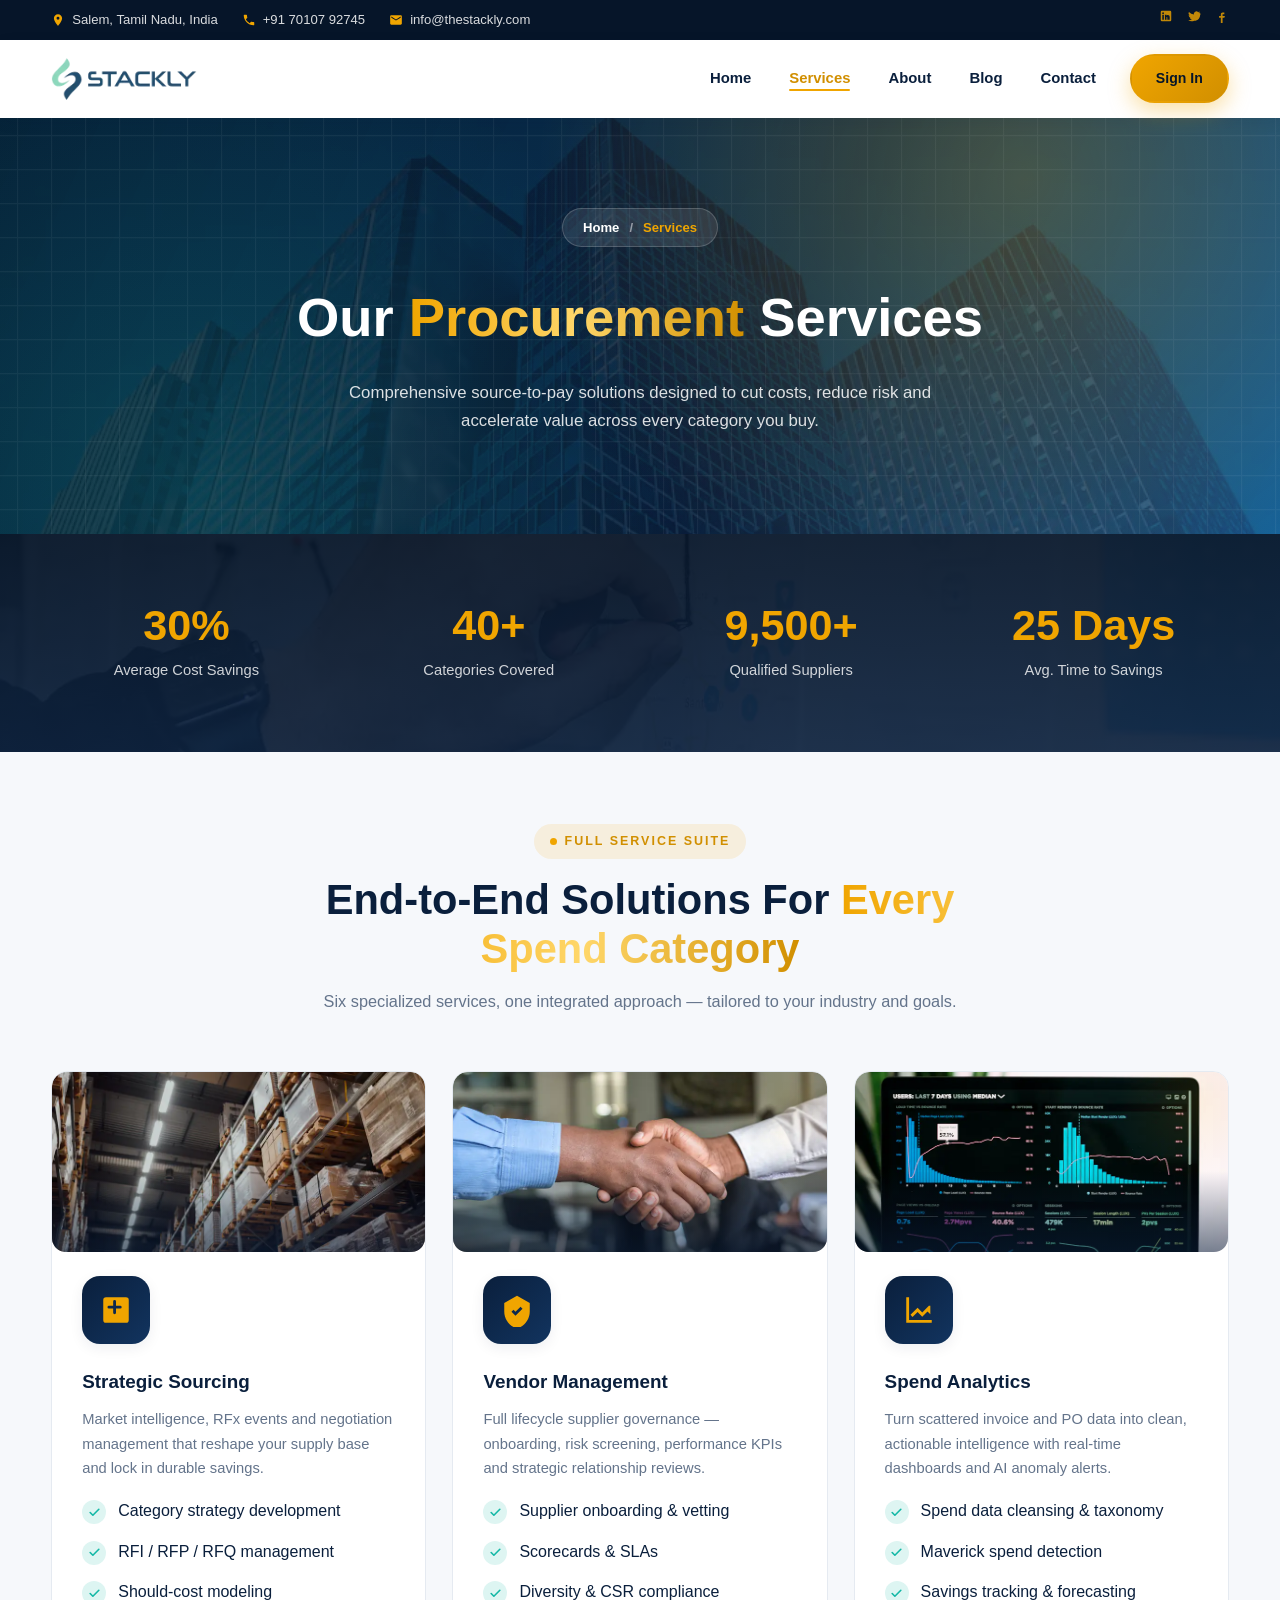
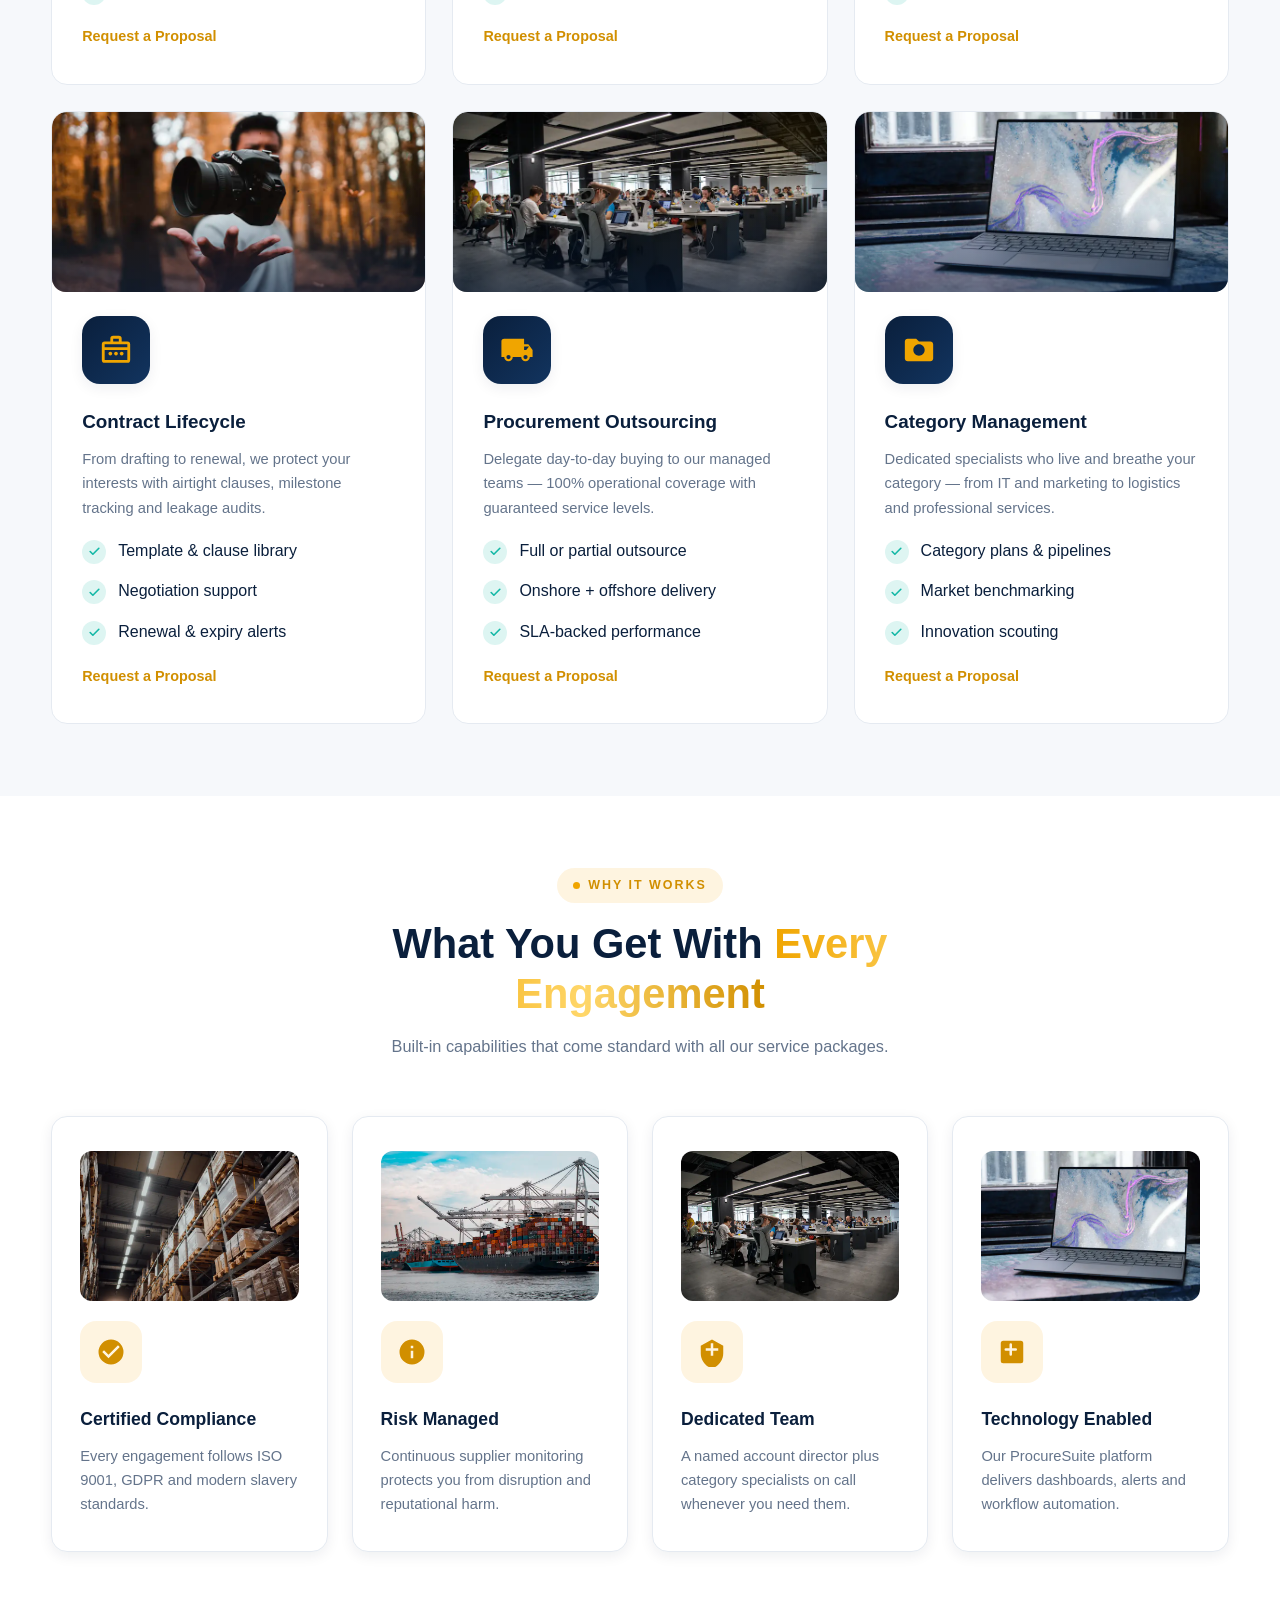
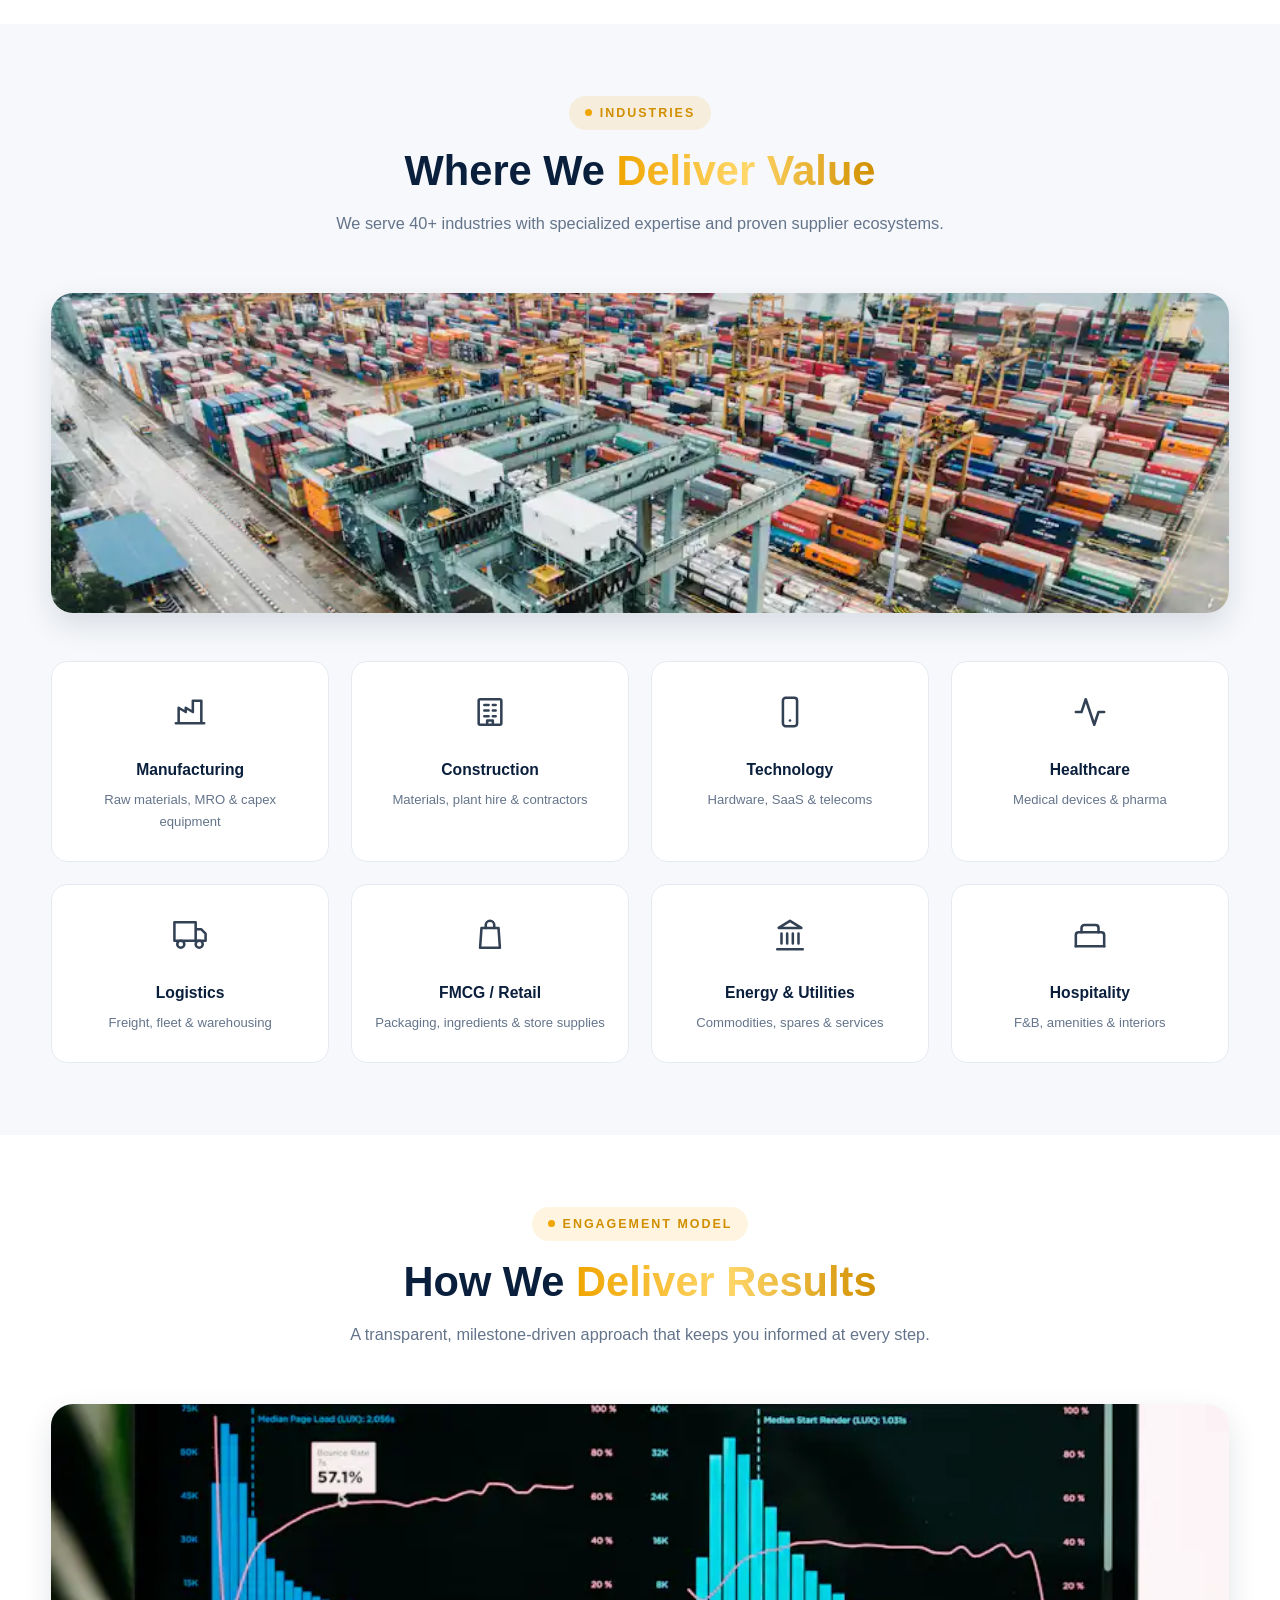
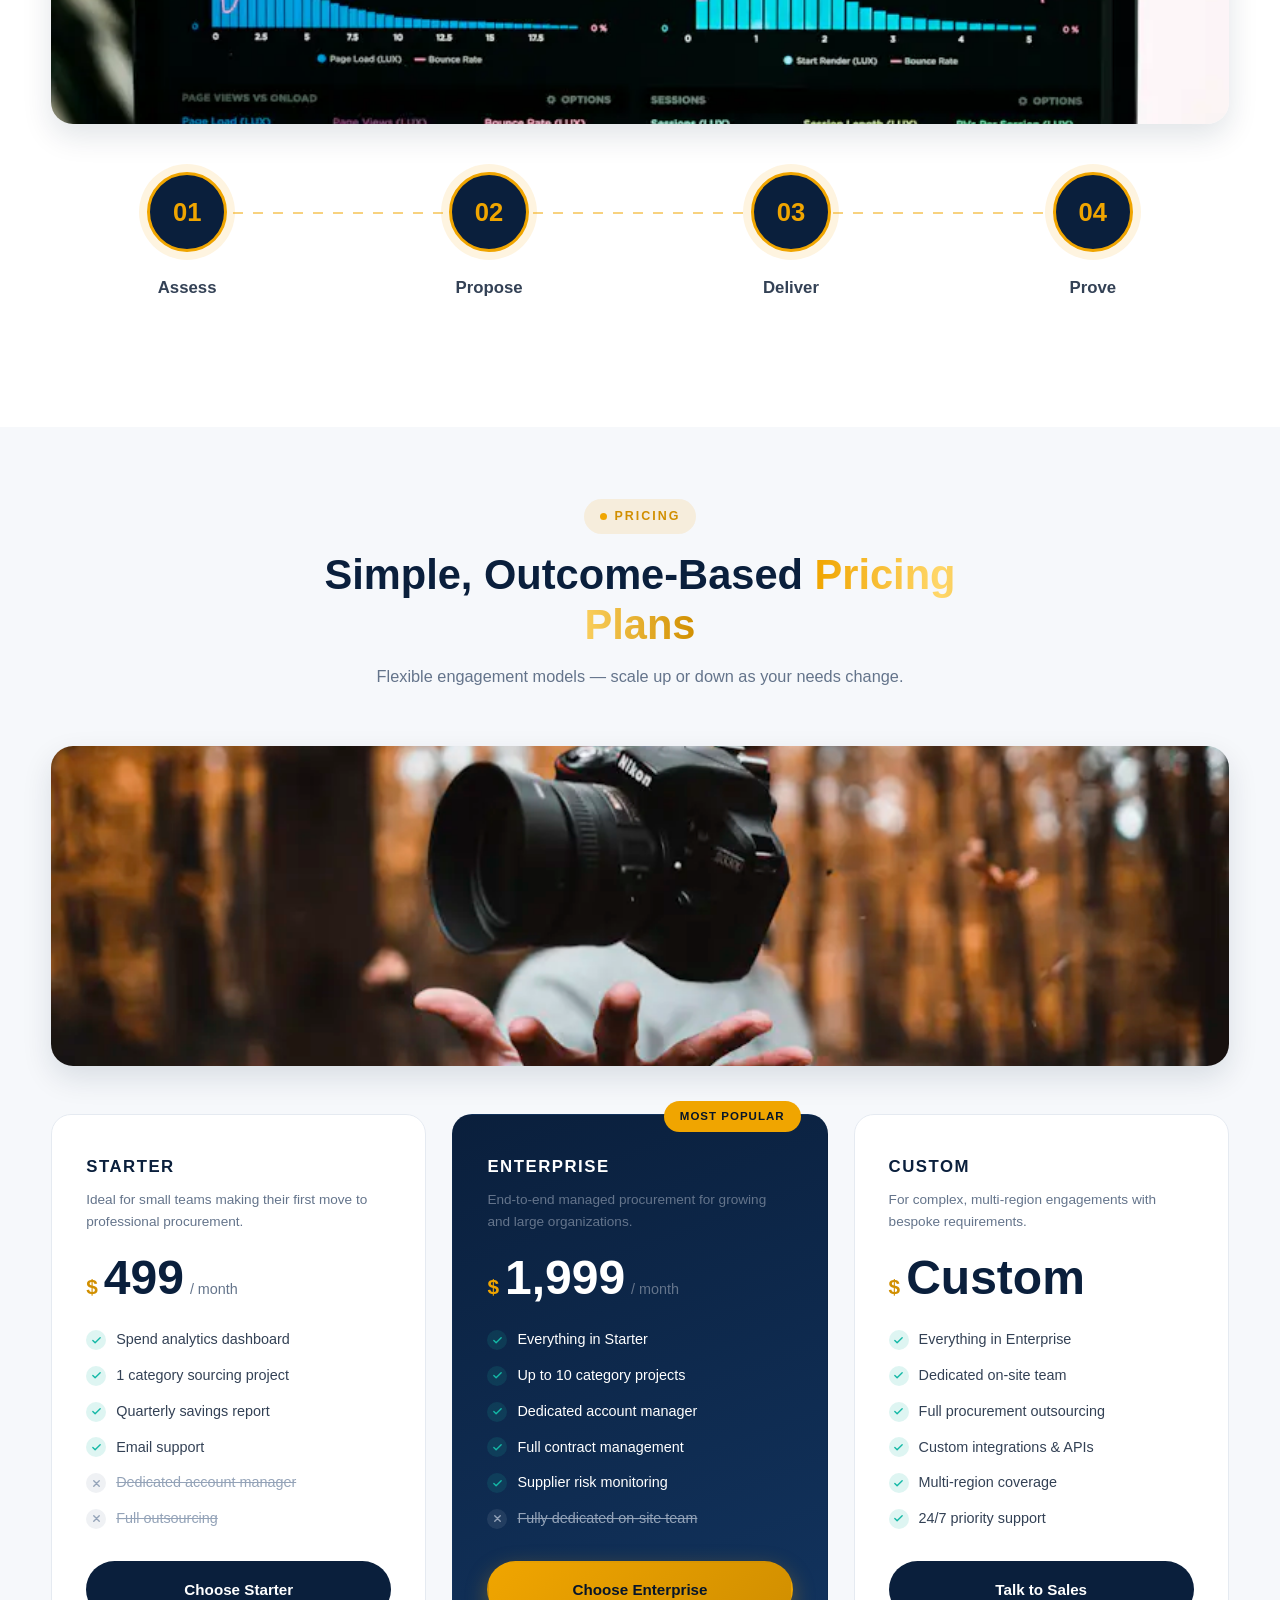
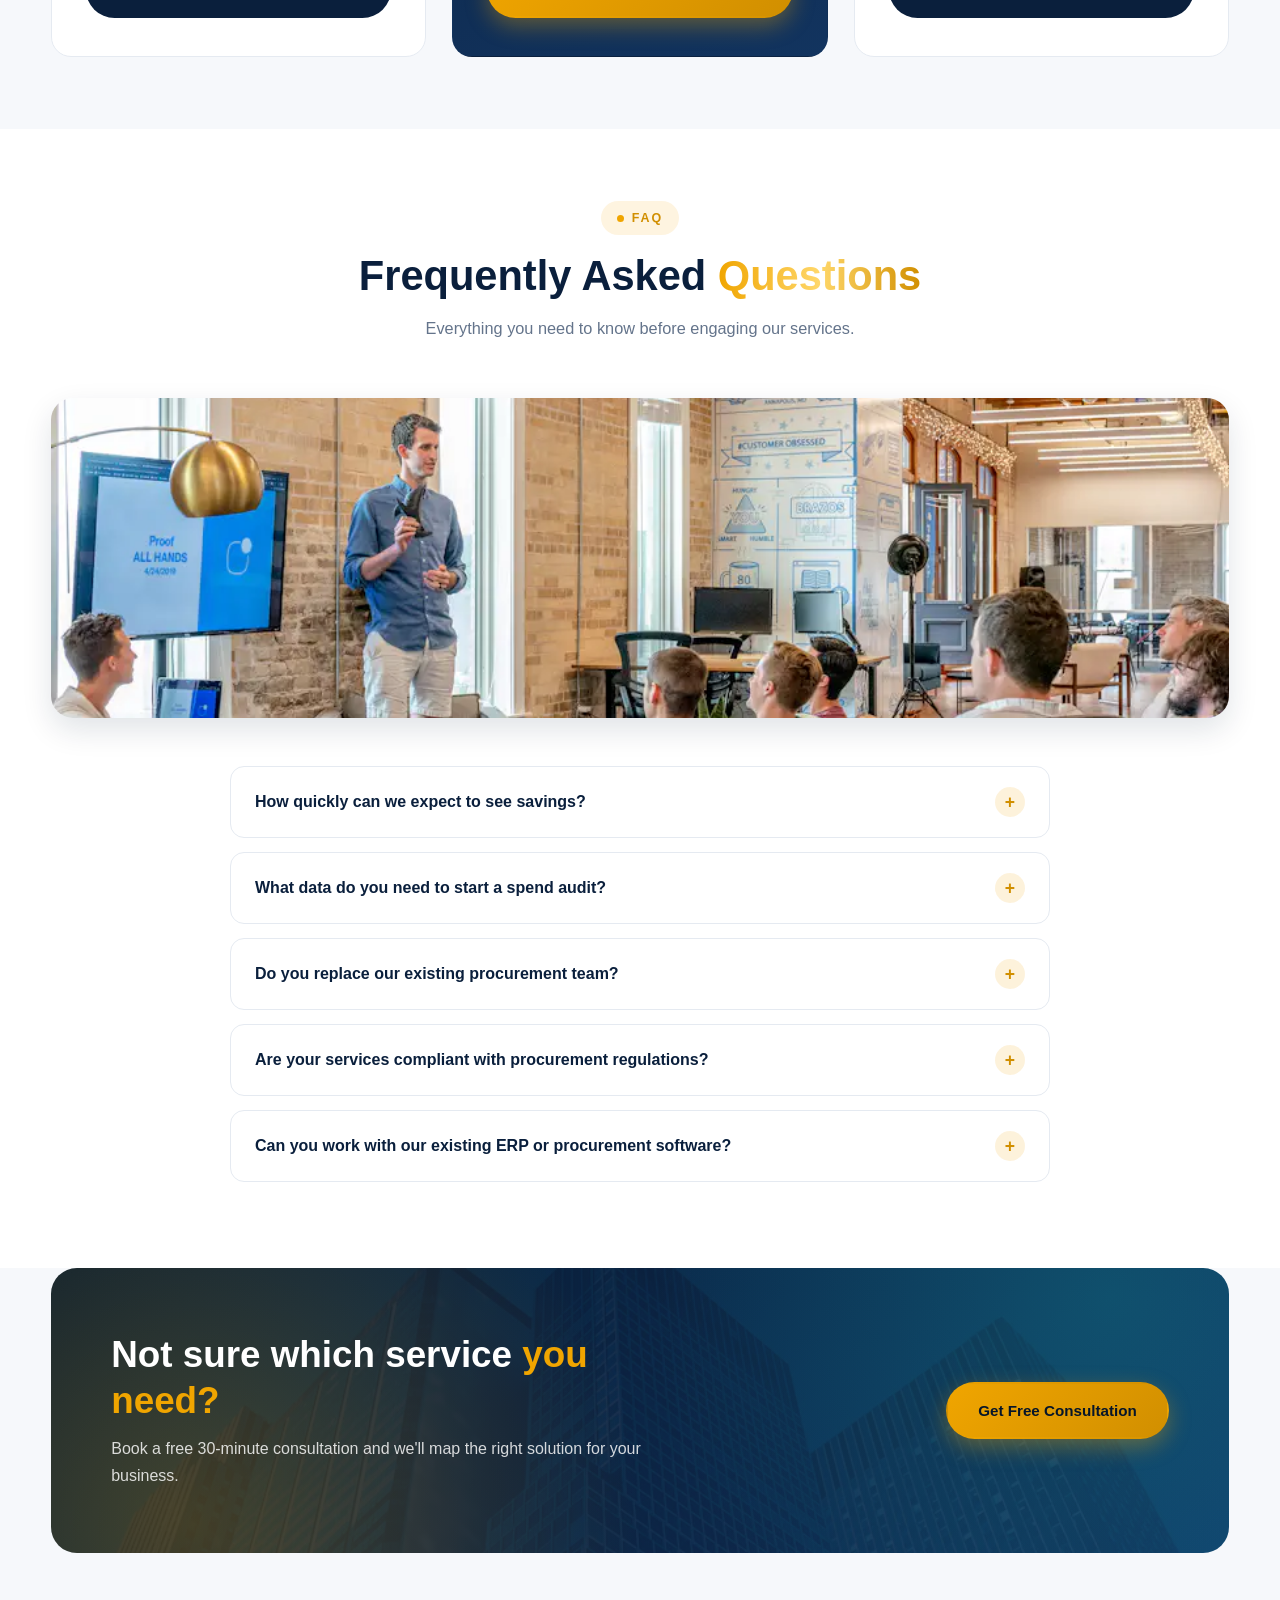
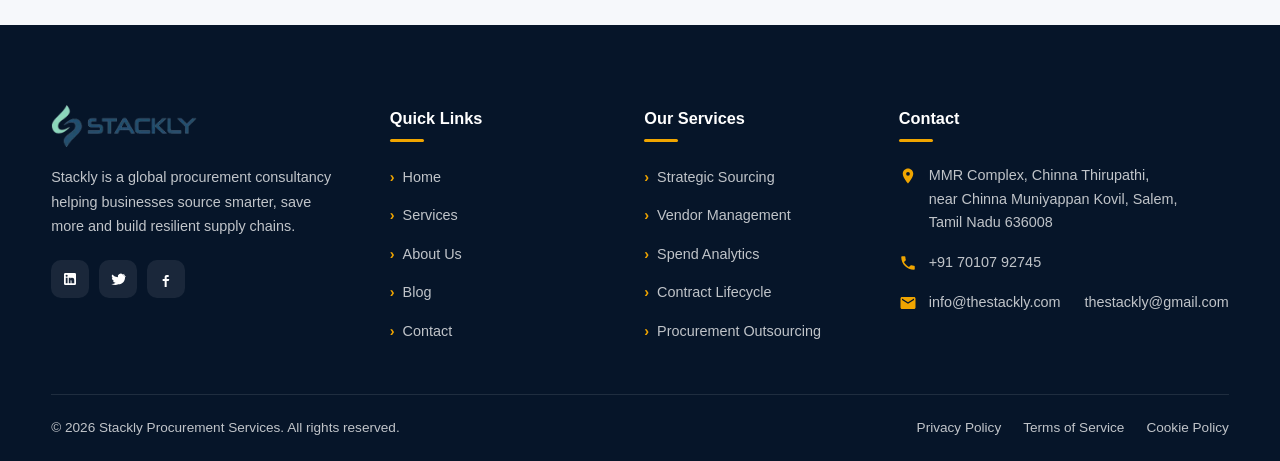
<file: services.html>
<!DOCTYPE html>
<html lang="en">
<head>
  <meta charset="UTF-8">
  <meta name="viewport" content="width=device-width, initial-scale=1.0">
  <title>Our Services | Stackly</title>
  <meta name="description" content="Explore our procurement services: strategic sourcing, vendor management, spend analytics, contracts, outsourcing and category management.">
  <link rel="stylesheet" href="css/style.css">
</head>
<body>

  <!-- ===== Top bar ===== -->
  <div class="topbar">
    <div class="container">
      <div class="topbar-info">
        <span class="hide-sm">
          <svg viewBox="0 0 24 24"><path d="M12 2C8.13 2 5 5.13 5 9c0 5.25 7 13 7 13s7-7.75 7-13c0-3.87-3.13-7-7-7zm0 9.5A2.5 2.5 0 1 1 12 6.5a2.5 2.5 0 0 1 0 5z"/></svg>
          Salem, Tamil Nadu, India
        </span>
        <span>
          <svg viewBox="0 0 24 24"><path d="M6.62 10.79c1.44 2.83 3.76 5.14 6.59 6.59l2.2-2.2c.27-.27.67-.36 1.02-.24 1.12.37 2.33.57 3.57.57.55 0 1 .45 1 1V20c0 .55-.45 1-1 1-9.39 0-17-7.61-17-17 0-.55.45-1 1-1h3.5c.55 0 1 .45 1 1 0 1.25.2 2.45.57 3.57.11.35.03.74-.25 1.02l-2.2 2.2z"/></svg>
          <a href="404.html">+91 70107 92745</a>
        </span>
        <span>
          <svg viewBox="0 0 24 24"><path d="M20 4H4c-1.1 0-1.99.9-1.99 2L2 18c0 1.1.9 2 2 2h16c1.1 0 2-.9 2-2V6c0-1.1-.9-2-2-2zm0 4l-8 5-8-5V6l8 5 8-5v2z"/></svg>
          <a href="404.html">info@thestackly.com</a>
        </span>
      </div>
      <div class="topbar-social">
        <a href="404.html" aria-label="LinkedIn"><svg viewBox="0 0 24 24"><path d="M19 3a2 2 0 0 1 2 2v14a2 2 0 0 1-2 2H5a2 2 0 0 1-2-2V5a2 2 0 0 1 2-2h14zM8.34 18.34V10H5.67v8.34h2.67zM7 8.75a1.55 1.55 0 1 0 0-3.1 1.55 1.55 0 0 0 0 3.1zm11.34 9.59v-4.58c0-2.45-1.31-3.59-3.05-3.59-1.41 0-2.04.77-2.39 1.32V10H10.2v8.34h2.67v-4.13c0-.24.18-.52.64-.52.53 0 .72.39.72 1.03v3.62h2.67z"/></svg></a>
        <a href="404.html" aria-label="Twitter"><svg viewBox="0 0 24 24"><path d="M22.46 6c-.77.35-1.6.58-2.46.69.88-.53 1.56-1.37 1.88-2.38-.83.5-1.75.85-2.72 1.05a4.3 4.3 0 0 0-7.32 3.92A12.2 12.2 0 0 1 3.39 5.1a4.3 4.3 0 0 0 1.33 5.73c-.7-.02-1.36-.21-1.94-.53v.05a4.3 4.3 0 0 0 3.45 4.21c-.63.17-1.3.2-1.93.08a4.3 4.3 0 0 0 4.02 2.98 8.6 8.6 0 0 1-5.33 1.84c-.35 0-.69-.02-1.03-.06A12.14 12.14 0 0 0 12.6 20c6.4 0 9.9-5.3 9.9-9.9 0-.15 0-.3-.01-.45A7.1 7.1 0 0 0 24 7.53c-.66.29-1.37.49-2.1.58z"/></svg></a>
        <a href="404.html" aria-label="Facebook"><svg viewBox="0 0 24 24"><path d="M13 9h3V6h-3c-1.66 0-3 1.34-3 3v3H7v3h3v9h3v-9h3l1-3h-4V9.5c0-.28.22-.5.5-.5z"/></svg></a>
      </div>
    </div>
  </div>

  <!-- ===== Navbar ===== -->
  <nav class="navbar">
    <div class="container nav-inner">
      <a href="index.html" class="brand">
        <img src="assets/logo.webp" alt="Stackly Procurement Services">
      </a>
      <ul class="nav-menu" id="navMenu">
        <li><a href="index.html" class="nav-link">Home</a></li>
        <li><a href="services.html" class="nav-link active">Services</a></li>
        <li><a href="about.html" class="nav-link">About</a></li>
        <li><a href="blog.html" class="nav-link">Blog</a></li>
        <li><a href="contact.html" class="nav-link">Contact</a></li>
        <li class="nav-cta"><a href="signin.html" class="btn btn-gold">Sign In</a></li>
      </ul>
      <button class="nav-toggle" id="navToggle" aria-label="Toggle menu">
        <span></span><span></span><span></span>
      </button>
    </div>
  </nav>

  <!-- ===== 1. PAGE HERO ===== -->
  <section class="page-hero">
    <div class="container">
      <div class="breadcrumb">
        <a href="index.html">Home</a><span class="sep">/</span><span class="cur">Services</span>
      </div>
      <h1>Our <span class="accent">Procurement</span> Services</h1>
      <p>Comprehensive source-to-pay solutions designed to cut costs, reduce risk and accelerate value across every category you buy.</p>
    </div>
  </section>

  <!-- ===== 2. VALUE STRIP ===== -->
  <section class="stats-band">
    <div class="container">
      <div class="stats-grid">
        <div class="stat-item reveal">
          <div class="counter" data-target="30" data-suffix="%">0</div>
          <p>Average Cost Savings</p>
        </div>
        <div class="stat-item reveal">
          <div class="counter" data-target="40" data-suffix="+">0</div>
          <p>Categories Covered</p>
        </div>
        <div class="stat-item reveal">
          <div class="counter" data-target="9500" data-suffix="+">0</div>
          <p>Qualified Suppliers</p>
        </div>
        <div class="stat-item reveal">
          <div class="counter" data-target="25" data-suffix=" Days">0</div>
          <p>Avg. Time to Savings</p>
        </div>
      </div>
    </div>
  </section>

  <!-- ===== 3. DETAILED SERVICES ===== -->
  <section>
    <div class="container">
      <div class="section-header center reveal">
        <span class="section-tag">Full Service Suite</span>
        <h2 class="section-title">End-to-End Solutions For <span class="accent">Every Spend Category</span></h2>
        <p class="section-subtitle">Six specialized services, one integrated approach — tailored to your industry and goals.</p>
      </div>
      <div class="services-grid" data-stagger>
        <article class="service-card reveal">
          <div class="thumb"><img src="assets/svc-sourcing.webp" alt="Strategic sourcing team"></div>
          <span class="icon"><svg viewBox="0 0 24 24"><path d="M19 3H5a2 2 0 0 0-2 2v14a2 2 0 0 0 2 2h14a2 2 0 0 0 2-2V5a2 2 0 0 0-2-2zm-4 8h-3v3a1 1 0 0 1-2 0v-3H7a1 1 0 0 1 0-2h3V6a1 1 0 0 1 2 0v3h3a1 1 0 0 1 0 2z"/></svg></span>
          <h3>Strategic Sourcing</h3>
          <p>Market intelligence, RFx events and negotiation management that reshape your supply base and lock in durable savings.</p>
          <ul class="check-list" style="margin:0 0 18px;">
            <li><span class="tick"><svg viewBox="0 0 24 24" fill="none" stroke="currentColor" stroke-width="3" stroke-linecap="round" stroke-linejoin="round" aria-hidden="true"><path d="M20 6 9 17l-5-5"/></svg></span> Category strategy development</li>
            <li><span class="tick"><svg viewBox="0 0 24 24" fill="none" stroke="currentColor" stroke-width="3" stroke-linecap="round" stroke-linejoin="round" aria-hidden="true"><path d="M20 6 9 17l-5-5"/></svg></span> RFI / RFP / RFQ management</li>
            <li><span class="tick"><svg viewBox="0 0 24 24" fill="none" stroke="currentColor" stroke-width="3" stroke-linecap="round" stroke-linejoin="round" aria-hidden="true"><path d="M20 6 9 17l-5-5"/></svg></span> Should-cost modeling</li>
          </ul>
          <a href="404.html" class="link">Request a Proposal</a>
        </article>
        <article class="service-card reveal">
          <div class="thumb"><img src="assets/svc-vendor.webp" alt="Vendor management partnership"></div>
          <span class="icon"><svg viewBox="0 0 24 24"><path d="M12 2 3 7v6c0 5.55 3.84 10.74 9 12 5.16-1.26 9-6.45 9-12V7l-9-5zm-1.06 14.12-2.83-2.83 1.41-1.41 1.42 1.41 3.54-3.54 1.41 1.41-4.95 4.96z"/></svg></span>
          <h3>Vendor Management</h3>
          <p>Full lifecycle supplier governance — onboarding, risk screening, performance KPIs and strategic relationship reviews.</p>
          <ul class="check-list" style="margin:0 0 18px;">
            <li><span class="tick"><svg viewBox="0 0 24 24" fill="none" stroke="currentColor" stroke-width="3" stroke-linecap="round" stroke-linejoin="round" aria-hidden="true"><path d="M20 6 9 17l-5-5"/></svg></span> Supplier onboarding &amp; vetting</li>
            <li><span class="tick"><svg viewBox="0 0 24 24" fill="none" stroke="currentColor" stroke-width="3" stroke-linecap="round" stroke-linejoin="round" aria-hidden="true"><path d="M20 6 9 17l-5-5"/></svg></span> Scorecards &amp; SLAs</li>
            <li><span class="tick"><svg viewBox="0 0 24 24" fill="none" stroke="currentColor" stroke-width="3" stroke-linecap="round" stroke-linejoin="round" aria-hidden="true"><path d="M20 6 9 17l-5-5"/></svg></span> Diversity &amp; CSR compliance</li>
          </ul>
          <a href="404.html" class="link">Request a Proposal</a>
        </article>
        <article class="service-card reveal">
          <div class="thumb"><img src="assets/svc-analytics.webp" alt="Spend analytics dashboard"></div>
          <span class="icon"><svg viewBox="0 0 24 24"><path d="M3 3v18h18v-2H5V3H3zm16 6-4.71 4.71L11 10.41l-5 5L7.41 17 11 13.41l3.29 3.29L18 13l2 2V9h-1z"/></svg></span>
          <h3>Spend Analytics</h3>
          <p>Turn scattered invoice and PO data into clean, actionable intelligence with real-time dashboards and AI anomaly alerts.</p>
          <ul class="check-list" style="margin:0 0 18px;">
            <li><span class="tick"><svg viewBox="0 0 24 24" fill="none" stroke="currentColor" stroke-width="3" stroke-linecap="round" stroke-linejoin="round" aria-hidden="true"><path d="M20 6 9 17l-5-5"/></svg></span> Spend data cleansing &amp; taxonomy</li>
            <li><span class="tick"><svg viewBox="0 0 24 24" fill="none" stroke="currentColor" stroke-width="3" stroke-linecap="round" stroke-linejoin="round" aria-hidden="true"><path d="M20 6 9 17l-5-5"/></svg></span> Maverick spend detection</li>
            <li><span class="tick"><svg viewBox="0 0 24 24" fill="none" stroke="currentColor" stroke-width="3" stroke-linecap="round" stroke-linejoin="round" aria-hidden="true"><path d="M20 6 9 17l-5-5"/></svg></span> Savings tracking &amp; forecasting</li>
          </ul>
          <a href="404.html" class="link">Request a Proposal</a>
        </article>
        <article class="service-card reveal">
          <div class="thumb"><img src="assets/svc-contract.webp" alt="Contract lifecycle management"></div>
          <span class="icon"><svg viewBox="0 0 24 24"><path d="M20 6h-4V4a2 2 0 0 0-2-2h-4a2 2 0 0 0-2 2v2H4a2 2 0 0 0-2 2v11a2 2 0 0 0 2 2h16a2 2 0 0 0 2-2V8a2 2 0 0 0-2-2zM10 4h4v2h-4V4zm10 15H4v-7h16v7zm0-9H4V8h16v2z"/><circle cx="8" cy="14.5" r="1.3"/><circle cx="12" cy="14.5" r="1.3"/><circle cx="16" cy="14.5" r="1.3"/></svg></span>
          <h3>Contract Lifecycle</h3>
          <p>From drafting to renewal, we protect your interests with airtight clauses, milestone tracking and leakage audits.</p>
          <ul class="check-list" style="margin:0 0 18px;">
            <li><span class="tick"><svg viewBox="0 0 24 24" fill="none" stroke="currentColor" stroke-width="3" stroke-linecap="round" stroke-linejoin="round" aria-hidden="true"><path d="M20 6 9 17l-5-5"/></svg></span> Template &amp; clause library</li>
            <li><span class="tick"><svg viewBox="0 0 24 24" fill="none" stroke="currentColor" stroke-width="3" stroke-linecap="round" stroke-linejoin="round" aria-hidden="true"><path d="M20 6 9 17l-5-5"/></svg></span> Negotiation support</li>
            <li><span class="tick"><svg viewBox="0 0 24 24" fill="none" stroke="currentColor" stroke-width="3" stroke-linecap="round" stroke-linejoin="round" aria-hidden="true"><path d="M20 6 9 17l-5-5"/></svg></span> Renewal &amp; expiry alerts</li>
          </ul>
          <a href="404.html" class="link">Request a Proposal</a>
        </article>
        <article class="service-card reveal">
          <div class="thumb"><img src="assets/svc-outsource.webp" alt="Procurement outsourcing team"></div>
          <span class="icon"><svg viewBox="0 0 24 24"><path d="M20 8h-3V4H3a2 2 0 0 0-2 2v11h2a3 3 0 0 0 6 0h6a3 3 0 0 0 6 0h2V12l-3-4zM6 18.5A1.5 1.5 0 1 1 7.5 17 1.5 1.5 0 0 1 6 18.5zm12 0A1.5 1.5 0 1 1 19.5 17 1.5 1.5 0 0 1 18 18.5zM17 12V9.5h3.5L18.5 12H17z"/></svg></span>
          <h3>Procurement Outsourcing</h3>
          <p>Delegate day-to-day buying to our managed teams — 100% operational coverage with guaranteed service levels.</p>
          <ul class="check-list" style="margin:0 0 18px;">
            <li><span class="tick"><svg viewBox="0 0 24 24" fill="none" stroke="currentColor" stroke-width="3" stroke-linecap="round" stroke-linejoin="round" aria-hidden="true"><path d="M20 6 9 17l-5-5"/></svg></span> Full or partial outsource</li>
            <li><span class="tick"><svg viewBox="0 0 24 24" fill="none" stroke="currentColor" stroke-width="3" stroke-linecap="round" stroke-linejoin="round" aria-hidden="true"><path d="M20 6 9 17l-5-5"/></svg></span> Onshore + offshore delivery</li>
            <li><span class="tick"><svg viewBox="0 0 24 24" fill="none" stroke="currentColor" stroke-width="3" stroke-linecap="round" stroke-linejoin="round" aria-hidden="true"><path d="M20 6 9 17l-5-5"/></svg></span> SLA-backed performance</li>
          </ul>
          <a href="404.html" class="link">Request a Proposal</a>
        </article>
        <article class="service-card reveal">
          <div class="thumb"><img src="assets/svc-category.webp" alt="Category management on laptop"></div>
          <span class="icon"><svg viewBox="0 0 24 24"><path d="M20 6H12l-2-2H4c-1.1 0-1.99.9-1.99 2L2 18c0 1.1.9 2 2 2h16c1.1 0 2-.9 2-2V8c0-1.1-.9-2-2-2zm-8 10c-2.21 0-4-1.79-4-4s1.79-4 4-4 4 1.79 4 4-1.79 4-4 4z"/></svg></span>
          <h3>Category Management</h3>
          <p>Dedicated specialists who live and breathe your category — from IT and marketing to logistics and professional services.</p>
          <ul class="check-list" style="margin:0 0 18px;">
            <li><span class="tick"><svg viewBox="0 0 24 24" fill="none" stroke="currentColor" stroke-width="3" stroke-linecap="round" stroke-linejoin="round" aria-hidden="true"><path d="M20 6 9 17l-5-5"/></svg></span> Category plans &amp; pipelines</li>
            <li><span class="tick"><svg viewBox="0 0 24 24" fill="none" stroke="currentColor" stroke-width="3" stroke-linecap="round" stroke-linejoin="round" aria-hidden="true"><path d="M20 6 9 17l-5-5"/></svg></span> Market benchmarking</li>
            <li><span class="tick"><svg viewBox="0 0 24 24" fill="none" stroke="currentColor" stroke-width="3" stroke-linecap="round" stroke-linejoin="round" aria-hidden="true"><path d="M20 6 9 17l-5-5"/></svg></span> Innovation scouting</li>
          </ul>
          <a href="404.html" class="link">Request a Proposal</a>
        </article>
      </div>
    </div>
  </section>

  <!-- ===== 4. CAPABILITIES / FEATURES ===== -->
  <section class="section-alt">
    <div class="container">
      <div class="section-header center reveal">
        <span class="section-tag">Why It Works</span>
        <h2 class="section-title">What You Get With <span class="accent">Every Engagement</span></h2>
        <p class="section-subtitle">Built-in capabilities that come standard with all our service packages.</p>
      </div>
      <div class="feature-grid" data-stagger>
        <div class="feature-card reveal">
          <div class="feature-thumb"><img src="assets/svc-sourcing.webp" alt="Certified compliance operations"></div>
          <span class="feature-icon"><svg viewBox="0 0 24 24"><path d="M12 2a10 10 0 1 0 10 10A10 10 0 0 0 12 2zm-2 15-5-5 1.41-1.41L10 14.17l7.59-7.59L19 8z"/></svg></span>
          <h3>Certified Compliance</h3>
          <p>Every engagement follows ISO 9001, GDPR and modern slavery standards.</p>
        </div>
        <div class="feature-card reveal">
          <div class="feature-thumb"><img src="assets/blog-cargo.webp" alt="Risk managed supply chain"></div>
          <span class="feature-icon"><svg viewBox="0 0 24 24"><path d="M12 2a10 10 0 1 0 10 10A10 10 0 0 0 12 2zm1 15h-2v-6h2v6zm0-8h-2V7h2v2z"/></svg></span>
          <h3>Risk Managed</h3>
          <p>Continuous supplier monitoring protects you from disruption and reputational harm.</p>
        </div>
        <div class="feature-card reveal">
          <div class="feature-thumb"><img src="assets/svc-outsource.webp" alt="Dedicated procurement team"></div>
          <span class="feature-icon"><svg viewBox="0 0 24 24"><path d="M12 2 3 7v6c0 5.55 3.84 10.74 9 12 5.16-1.26 9-6.45 9-12V7l-9-5zm5 9h-4v4h-2v-4H7v-2h4V5h2v4h4v2z"/></svg></span>
          <h3>Dedicated Team</h3>
          <p>A named account director plus category specialists on call whenever you need them.</p>
        </div>
        <div class="feature-card reveal">
          <div class="feature-thumb"><img src="assets/svc-category.webp" alt="Technology enabled procurement"></div>
          <span class="feature-icon"><svg viewBox="0 0 24 24"><path d="M19 3H5a2 2 0 0 0-2 2v14a2 2 0 0 0 2 2h14a2 2 0 0 0 2-2V5a2 2 0 0 0-2-2zm-4 8h-3v3a1 1 0 0 1-2 0v-3H7a1 1 0 0 1 0-2h3V6a1 1 0 0 1 2 0v3h3a1 1 0 0 1 0 2z"/></svg></span>
          <h3>Technology Enabled</h3>
          <p>Our ProcureSuite platform delivers dashboards, alerts and workflow automation.</p>
        </div>
      </div>
    </div>
  </section>

  <!-- ===== 5. INDUSTRIES SERVED ===== -->
  <section>
    <div class="container">
      <div class="section-header center reveal">
        <span class="section-tag">Industries</span>
        <h2 class="section-title">Where We <span class="accent">Deliver Value</span></h2>
        <p class="section-subtitle">We serve 40+ industries with specialized expertise and proven supplier ecosystems.</p>
      </div>
      <div class="section-banner reveal-scale">
        <img src="assets/hero.webp" alt="Industries and sectors we serve">
      </div>
      <div class="industries-grid" data-stagger>
        <div class="industry-card reveal"><span class="em"><svg viewBox="0 0 24 24" fill="none" stroke="currentColor" stroke-width="1.8" stroke-linecap="round" stroke-linejoin="round" aria-hidden="true"><path d="M2 20h20M4 20V9l5 3V9l5 3V4h6v16"/></svg></span><h4>Manufacturing</h4><p>Raw materials, MRO &amp; capex equipment</p></div>
        <div class="industry-card reveal"><span class="em"><svg viewBox="0 0 24 24" fill="none" stroke="currentColor" stroke-width="1.8" stroke-linecap="round" stroke-linejoin="round" aria-hidden="true"><rect x="4" y="3" width="16" height="18" rx="1"/><path d="M8 7h3M8 11h3M8 15h3M14 7h2M14 11h2M14 15h2M10 21v-3h4v3"/></svg></span><h4>Construction</h4><p>Materials, plant hire &amp; contractors</p></div>
        <div class="industry-card reveal"><span class="em"><svg viewBox="0 0 24 24" fill="none" stroke="currentColor" stroke-width="1.8" stroke-linecap="round" stroke-linejoin="round" aria-hidden="true"><rect x="7" y="2" width="10" height="20" rx="2"/><path d="M12 18h.01"/></svg></span><h4>Technology</h4><p>Hardware, SaaS &amp; telecoms</p></div>
        <div class="industry-card reveal"><span class="em"><svg viewBox="0 0 24 24" fill="none" stroke="currentColor" stroke-width="1.8" stroke-linecap="round" stroke-linejoin="round" aria-hidden="true"><path d="M22 12h-4l-3 9L9 3l-3 9H2"/></svg></span><h4>Healthcare</h4><p>Medical devices &amp; pharma</p></div>
        <div class="industry-card reveal"><span class="em"><svg viewBox="0 0 24 24" fill="none" stroke="currentColor" stroke-width="1.8" stroke-linecap="round" stroke-linejoin="round" aria-hidden="true"><path d="M1 3h15v13H1zM16 8h4l3 3v5h-7"/><circle cx="5.5" cy="18.5" r="2.5"/><circle cx="18.5" cy="18.5" r="2.5"/></svg></span><h4>Logistics</h4><p>Freight, fleet &amp; warehousing</p></div>
        <div class="industry-card reveal"><span class="em"><svg viewBox="0 0 24 24" fill="none" stroke="currentColor" stroke-width="1.8" stroke-linecap="round" stroke-linejoin="round" aria-hidden="true"><path d="M6 7h12l1 14H5L6 7z"/><path d="M9 7V5a3 3 0 0 1 6 0v2"/></svg></span><h4>FMCG / Retail</h4><p>Packaging, ingredients &amp; store supplies</p></div>
        <div class="industry-card reveal"><span class="em"><svg viewBox="0 0 24 24" fill="none" stroke="currentColor" stroke-width="1.8" stroke-linecap="round" stroke-linejoin="round" aria-hidden="true"><path d="M3 22h18M6 18v-7M10 18v-7M14 18v-7M18 18v-7M4 7h16L12 2 4 7z"/></svg></span><h4>Energy &amp; Utilities</h4><p>Commodities, spares &amp; services</p></div>
        <div class="industry-card reveal"><span class="em"><svg viewBox="0 0 24 24" fill="none" stroke="currentColor" stroke-width="1.8" stroke-linecap="round" stroke-linejoin="round" aria-hidden="true"><path d="M2 20v-8a2 2 0 0 1 2-2h16a2 2 0 0 1 2 2v8"/><path d="M6 10V7a2 2 0 0 1 2-2h8a2 2 0 0 1 2 2v3"/><path d="M2 20h20"/></svg></span><h4>Hospitality</h4><p>F&amp;B, amenities &amp; interiors</p></div>
      </div>
    </div>
  </section>

  <!-- ===== 6. HOW WE DELIVER (PROCESS) ===== -->
  <section class="section-alt">
    <div class="container">
      <div class="section-header center reveal">
        <span class="section-tag">Engagement Model</span>
        <h2 class="section-title">How We <span class="accent">Deliver Results</span></h2>
        <p class="section-subtitle">A transparent, milestone-driven approach that keeps you informed at every step.</p>
      </div>
      <div class="section-banner reveal-scale">
        <img src="assets/svc-analytics.webp" alt="Data-driven procurement delivery">
      </div>
      <div class="process-grid">
        <div class="process-step reveal">
          <div class="process-num">01</div>
          <h4>Assess</h4>
          <p>Free spend audit and opportunity sizing within 2 weeks.</p>
        </div>
        <div class="process-step reveal">
          <div class="process-num">02</div>
          <h4>Propose</h4>
          <p>Tailored roadmap with clear savings targets and timelines.</p>
        </div>
        <div class="process-step reveal">
          <div class="process-num">03</div>
          <h4>Deliver</h4>
          <p>Dedicated teams execute sourcing and contracting.</p>
        </div>
        <div class="process-step reveal">
          <div class="process-num">04</div>
          <h4>Prove</h4>
          <p>Measured savings reported monthly against baseline.</p>
        </div>
      </div>
    </div>
  </section>

  <!-- ===== 7. PRICING ===== -->
  <section>
    <div class="container">
      <div class="section-header center reveal">
        <span class="section-tag">Pricing</span>
        <h2 class="section-title">Simple, Outcome-Based <span class="accent">Pricing Plans</span></h2>
        <p class="section-subtitle">Flexible engagement models — scale up or down as your needs change.</p>
      </div>
      <div class="section-banner reveal-scale">
        <img src="assets/svc-contract.webp" alt="Outcome-based pricing plans">
      </div>
      <div class="pricing-grid" data-stagger>
        <div class="price-card reveal">
          <h4 class="plan-name">Starter</h4>
          <p class="plan-desc">Ideal for small teams making their first move to professional procurement.</p>
          <div class="price"><span class="currency">$</span><span class="amount">499</span><span class="period">/ month</span></div>
          <ul class="features">
            <li><span class="tick"><svg viewBox="0 0 24 24" fill="none" stroke="currentColor" stroke-width="3" stroke-linecap="round" stroke-linejoin="round" aria-hidden="true"><path d="M20 6 9 17l-5-5"/></svg></span> Spend analytics dashboard</li>
            <li><span class="tick"><svg viewBox="0 0 24 24" fill="none" stroke="currentColor" stroke-width="3" stroke-linecap="round" stroke-linejoin="round" aria-hidden="true"><path d="M20 6 9 17l-5-5"/></svg></span> 1 category sourcing project</li>
            <li><span class="tick"><svg viewBox="0 0 24 24" fill="none" stroke="currentColor" stroke-width="3" stroke-linecap="round" stroke-linejoin="round" aria-hidden="true"><path d="M20 6 9 17l-5-5"/></svg></span> Quarterly savings report</li>
            <li><span class="tick"><svg viewBox="0 0 24 24" fill="none" stroke="currentColor" stroke-width="3" stroke-linecap="round" stroke-linejoin="round" aria-hidden="true"><path d="M20 6 9 17l-5-5"/></svg></span> Email support</li>
            <li class="off"><span class="tick"><svg viewBox="0 0 24 24" fill="none" stroke="currentColor" stroke-width="3" stroke-linecap="round" stroke-linejoin="round" aria-hidden="true"><path d="M18 6 6 18M6 6l12 12"/></svg></span> Dedicated account manager</li>
            <li class="off"><span class="tick"><svg viewBox="0 0 24 24" fill="none" stroke="currentColor" stroke-width="3" stroke-linecap="round" stroke-linejoin="round" aria-hidden="true"><path d="M18 6 6 18M6 6l12 12"/></svg></span> Full outsourcing</li>
          </ul>
          <a href="404.html" class="btn btn-navy" style="justify-content:center;">Choose Starter</a>
        </div>
        <div class="price-card featured reveal">
          <span class="ribbon">Most Popular</span>
          <h4 class="plan-name">Enterprise</h4>
          <p class="plan-desc">End-to-end managed procurement for growing and large organizations.</p>
          <div class="price"><span class="currency">$</span><span class="amount">1,999</span><span class="period">/ month</span></div>
          <ul class="features">
            <li><span class="tick"><svg viewBox="0 0 24 24" fill="none" stroke="currentColor" stroke-width="3" stroke-linecap="round" stroke-linejoin="round" aria-hidden="true"><path d="M20 6 9 17l-5-5"/></svg></span> Everything in Starter</li>
            <li><span class="tick"><svg viewBox="0 0 24 24" fill="none" stroke="currentColor" stroke-width="3" stroke-linecap="round" stroke-linejoin="round" aria-hidden="true"><path d="M20 6 9 17l-5-5"/></svg></span> Up to 10 category projects</li>
            <li><span class="tick"><svg viewBox="0 0 24 24" fill="none" stroke="currentColor" stroke-width="3" stroke-linecap="round" stroke-linejoin="round" aria-hidden="true"><path d="M20 6 9 17l-5-5"/></svg></span> Dedicated account manager</li>
            <li><span class="tick"><svg viewBox="0 0 24 24" fill="none" stroke="currentColor" stroke-width="3" stroke-linecap="round" stroke-linejoin="round" aria-hidden="true"><path d="M20 6 9 17l-5-5"/></svg></span> Full contract management</li>
            <li><span class="tick"><svg viewBox="0 0 24 24" fill="none" stroke="currentColor" stroke-width="3" stroke-linecap="round" stroke-linejoin="round" aria-hidden="true"><path d="M20 6 9 17l-5-5"/></svg></span> Supplier risk monitoring</li>
            <li class="off"><span class="tick"><svg viewBox="0 0 24 24" fill="none" stroke="currentColor" stroke-width="3" stroke-linecap="round" stroke-linejoin="round" aria-hidden="true"><path d="M18 6 6 18M6 6l12 12"/></svg></span> Fully dedicated on-site team</li>
          </ul>
          <a href="404.html" class="btn btn-gold" style="justify-content:center;">Choose Enterprise</a>
        </div>
        <div class="price-card reveal">
          <h4 class="plan-name">Custom</h4>
          <p class="plan-desc">For complex, multi-region engagements with bespoke requirements.</p>
          <div class="price"><span class="currency">$</span><span class="amount">Custom</span></div>
          <ul class="features">
            <li><span class="tick"><svg viewBox="0 0 24 24" fill="none" stroke="currentColor" stroke-width="3" stroke-linecap="round" stroke-linejoin="round" aria-hidden="true"><path d="M20 6 9 17l-5-5"/></svg></span> Everything in Enterprise</li>
            <li><span class="tick"><svg viewBox="0 0 24 24" fill="none" stroke="currentColor" stroke-width="3" stroke-linecap="round" stroke-linejoin="round" aria-hidden="true"><path d="M20 6 9 17l-5-5"/></svg></span> Dedicated on-site team</li>
            <li><span class="tick"><svg viewBox="0 0 24 24" fill="none" stroke="currentColor" stroke-width="3" stroke-linecap="round" stroke-linejoin="round" aria-hidden="true"><path d="M20 6 9 17l-5-5"/></svg></span> Full procurement outsourcing</li>
            <li><span class="tick"><svg viewBox="0 0 24 24" fill="none" stroke="currentColor" stroke-width="3" stroke-linecap="round" stroke-linejoin="round" aria-hidden="true"><path d="M20 6 9 17l-5-5"/></svg></span> Custom integrations &amp; APIs</li>
            <li><span class="tick"><svg viewBox="0 0 24 24" fill="none" stroke="currentColor" stroke-width="3" stroke-linecap="round" stroke-linejoin="round" aria-hidden="true"><path d="M20 6 9 17l-5-5"/></svg></span> Multi-region coverage</li>
            <li><span class="tick"><svg viewBox="0 0 24 24" fill="none" stroke="currentColor" stroke-width="3" stroke-linecap="round" stroke-linejoin="round" aria-hidden="true"><path d="M20 6 9 17l-5-5"/></svg></span> 24/7 priority support</li>
          </ul>
          <a href="404.html" class="btn btn-navy" style="justify-content:center;">Talk to Sales</a>
        </div>
      </div>
    </div>
  </section>

  <!-- ===== 8. FAQ ===== -->
  <section class="section-alt">
    <div class="container">
      <div class="section-header center reveal">
        <span class="section-tag">FAQ</span>
        <h2 class="section-title">Frequently Asked <span class="accent">Questions</span></h2>
        <p class="section-subtitle">Everything you need to know before engaging our services.</p>
      </div>
      <div class="section-banner reveal-scale">
        <img src="assets/blog-featured.webp" alt="Talk to our procurement experts">
      </div>
      <div class="faq-wrap reveal">
        <div class="faq-item">
          <button class="faq-q">How quickly can we expect to see savings?<span class="faq-icon">+</span></button>
          <div class="faq-a"><p>Most clients see measurable savings within 4–6 weeks of project kickoff. Typical first-year savings range from 15% to 30% depending on category maturity and spend visibility.</p></div>
        </div>
        <div class="faq-item">
          <button class="faq-q">What data do you need to start a spend audit?<span class="faq-icon">+</span></button>
          <div class="faq-a"><p>We need 12–24 months of invoice or PO data (even if messy). Our team cleanses and normalizes the data using ProcureSuite so you don't have to prepare anything special.</p></div>
        </div>
        <div class="faq-item">
          <button class="faq-q">Do you replace our existing procurement team?<span class="faq-icon">+</span></button>
          <div class="faq-a"><p>No. We complement your team. Depending on the engagement model, we augment, coach or fully manage the function — it's your call.</p></div>
        </div>
        <div class="faq-item">
          <button class="faq-q">Are your services compliant with procurement regulations?<span class="faq-icon">+</span></button>
          <div class="faq-a"><p>Absolutely. We operate under ISO 9001 quality standards, GDPR data protection and strict anti-corruption policies across all regions.</p></div>
        </div>
        <div class="faq-item">
          <button class="faq-q">Can you work with our existing ERP or procurement software?<span class="faq-icon">+</span></button>
          <div class="faq-a"><p>Yes. ProcureSuite integrates with major ERPs (SAP, Oracle, NetSuite, Microsoft Dynamics) and leading e-procurement platforms.</p></div>
        </div>
      </div>
    </div>
  </section>

  <!-- ===== CTA ===== -->
  <div class="pre-footer">
    <div class="container">
      <div class="cta-banner reveal-scale">
        <div>
          <h2>Not sure which service <span class="accent">you need?</span></h2>
          <p>Book a free 30-minute consultation and we'll map the right solution for your business.</p>
        </div>
        <a href="404.html" class="btn btn-gold">Get Free Consultation
        </a>
      </div>
    </div>
  </div>

  <!-- ===== FOOTER ===== -->
  <footer class="footer">
    <div class="container">
      <div class="footer-grid">
        <div class="footer-brand">
          <a href="index.html" class="brand">
            <img src="assets/logo.webp" alt="Stackly Procurement Services">
          </a>
          <p class="footer-about">Stackly is a global procurement consultancy helping businesses source smarter, save more and build resilient supply chains.</p>
          <div class="footer-social">
            <a href="404.html" aria-label="LinkedIn"><svg viewBox="0 0 24 24"><path d="M19 3a2 2 0 0 1 2 2v14a2 2 0 0 1-2 2H5a2 2 0 0 1-2-2V5a2 2 0 0 1 2-2h14zM8.34 18.34V10H5.67v8.34h2.67zM7 8.75a1.55 1.55 0 1 0 0-3.1 1.55 1.55 0 0 0 0 3.1zm11.34 9.59v-4.58c0-2.45-1.31-3.59-3.05-3.59-1.41 0-2.04.77-2.39 1.32V10H10.2v8.34h2.67v-4.13c0-.24.18-.52.64-.52.53 0 .72.39.72 1.03v3.62h2.67z"/></svg></a>
            <a href="404.html" aria-label="Twitter"><svg viewBox="0 0 24 24"><path d="M22.46 6c-.77.35-1.6.58-2.46.69.88-.53 1.56-1.37 1.88-2.38-.83.5-1.75.85-2.72 1.05a4.3 4.3 0 0 0-7.32 3.92A12.2 12.2 0 0 1 3.39 5.1a4.3 4.3 0 0 0 1.33 5.73c-.7-.02-1.36-.21-1.94-.53v.05a4.3 4.3 0 0 0 3.45 4.21c-.63.17-1.3.2-1.93.08a4.3 4.3 0 0 0 4.02 2.98 8.6 8.6 0 0 1-5.33 1.84c-.35 0-.69-.02-1.03-.06A12.14 12.14 0 0 0 12.6 20c6.4 0 9.9-5.3 9.9-9.9 0-.15 0-.3-.01-.45A7.1 7.1 0 0 0 24 7.53c-.66.29-1.37.49-2.1.58z"/></svg></a>
            <a href="404.html" aria-label="Facebook"><svg viewBox="0 0 24 24"><path d="M13 9h3V6h-3c-1.66 0-3 1.34-3 3v3H7v3h3v9h3v-9h3l1-3h-4V9.5c0-.28.22-.5.5-.5z"/></svg></a>
          </div>
        </div>
        <div class="footer-col">
          <h4>Quick Links</h4>
          <ul class="footer-links">
            <li><a href="index.html">Home</a></li>
            <li><a href="services.html">Services</a></li>
            <li><a href="about.html">About Us</a></li>
            <li><a href="blog.html">Blog</a></li>
            <li><a href="contact.html">Contact</a></li>
          </ul>
        </div>
        <div class="footer-col">
          <h4>Our Services</h4>
          <ul class="footer-links">
            <li><a href="404.html">Strategic Sourcing</a></li>
            <li><a href="404.html">Vendor Management</a></li>
            <li><a href="404.html">Spend Analytics</a></li>
            <li><a href="404.html">Contract Lifecycle</a></li>
            <li><a href="404.html">Procurement Outsourcing</a></li>
          </ul>
        </div>
        <div class="footer-col">
          <h4>Contact</h4>
          <ul class="footer-contact">
            <li><svg viewBox="0 0 24 24"><path d="M12 2C8.13 2 5 5.13 5 9c0 5.25 7 13 7 13s7-7.75 7-13c0-3.87-3.13-7-7-7zm0 9.5A2.5 2.5 0 1 1 12 6.5a2.5 2.5 0 0 1 0 5z"/></svg> MMR Complex, Chinna Thirupathi,<br>near Chinna Muniyappan Kovil, Salem,<br>Tamil Nadu 636008</li>
            <li><svg viewBox="0 0 24 24"><path d="M6.62 10.79c1.44 2.83 3.76 5.14 6.59 6.59l2.2-2.2c.27-.27.67-.36 1.02-.24 1.12.37 2.33.57 3.57.57.55 0 1 .45 1 1V20c0 .55-.45 1-1 1-9.39 0-17-7.61-17-17 0-.55.45-1 1-1h3.5c.55 0 1 .45 1 1 0 1.25.2 2.45.57 3.57.11.35.03.74-.25 1.02l-2.2 2.2z"/></svg> <a href="404.html">+91 70107 92745</a></li>
            <li><svg viewBox="0 0 24 24"><path d="M20 4H4c-1.1 0-1.99.9-1.99 2L2 18c0 1.1.9 2 2 2h16c1.1 0 2-.9 2-2V6c0-1.1-.9-2-2-2zm0 4l-8 5-8-5V6l8 5 8-5v2z"/></svg> <a href="404.html">info@thestackly.com</a><br><a href="404.html">thestackly@gmail.com</a></li>
          </ul>
        </div>
      </div>
      <div class="footer-bottom">
        <span>&copy; 2026 Stackly Procurement Services. All rights reserved.</span>
        <div class="links">
          <a href="404.html">Privacy Policy</a>
          <a href="404.html">Terms of Service</a>
          <a href="404.html">Cookie Policy</a>
        </div>
      </div>
    </div>
  </footer>

  <button class="back-top" id="backTop" aria-label="Back to top">
    <svg viewBox="0 0 24 24" fill="none"><path d="M12 19V5m0 0-6 6m6-6 6 6" stroke="currentColor" stroke-width="2.4" stroke-linecap="round" stroke-linejoin="round"/></svg>
  </button>

  <script src="js/script.js"></script>
</body>
</html>
</file>
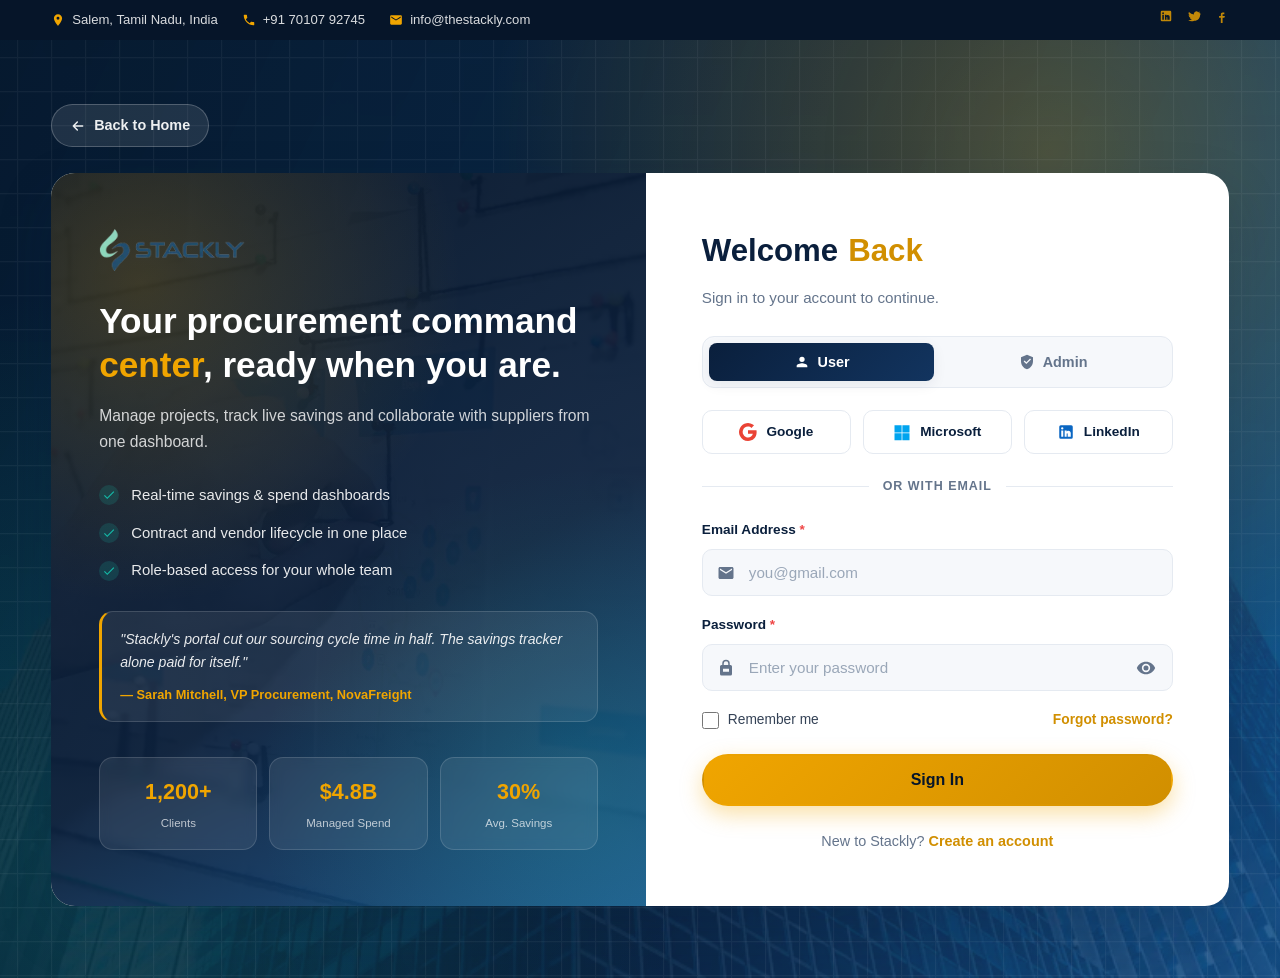
<file: signin.html>
<!DOCTYPE html>
<html lang="en">
<head>
  <meta charset="UTF-8">
  <meta name="viewport" content="width=device-width, initial-scale=1.0">
  <title>Sign In | Stackly</title>
  <meta name="description" content="Sign in to your Stackly account to manage your procurement projects, track savings and collaborate with your team.">
  <link rel="stylesheet" href="css/style.css">
</head>
<body>

  <!-- ===== Top bar ===== -->
  <div class="topbar">
    <div class="container">
      <div class="topbar-info">
        <span class="hide-sm">
          <svg viewBox="0 0 24 24"><path d="M12 2C8.13 2 5 5.13 5 9c0 5.25 7 13 7 13s7-7.75 7-13c0-3.87-3.13-7-7-7zm0 9.5A2.5 2.5 0 1 1 12 6.5a2.5 2.5 0 0 1 0 5z"/></svg>
          Salem, Tamil Nadu, India
        </span>
        <span>
          <svg viewBox="0 0 24 24"><path d="M6.62 10.79c1.44 2.83 3.76 5.14 6.59 6.59l2.2-2.2c.27-.27.67-.36 1.02-.24 1.12.37 2.33.57 3.57.57.55 0 1 .45 1 1V20c0 .55-.45 1-1 1-9.39 0-17-7.61-17-17 0-.55.45-1 1-1h3.5c.55 0 1 .45 1 1 0 1.25.2 2.45.57 3.57.11.35.03.74-.25 1.02l-2.2 2.2z"/></svg>
          <a href="404.html">+91 70107 92745</a>
        </span>
        <span>
          <svg viewBox="0 0 24 24"><path d="M20 4H4c-1.1 0-1.99.9-1.99 2L2 18c0 1.1.9 2 2 2h16c1.1 0 2-.9 2-2V6c0-1.1-.9-2-2-2zm0 4l-8 5-8-5V6l8 5 8-5v2z"/></svg>
          <a href="404.html">info@thestackly.com</a>
        </span>
      </div>
      <div class="topbar-social">
        <a href="404.html" aria-label="LinkedIn"><svg viewBox="0 0 24 24"><path d="M19 3a2 2 0 0 1 2 2v14a2 2 0 0 1-2 2H5a2 2 0 0 1-2-2V5a2 2 0 0 1 2-2h14zM8.34 18.34V10H5.67v8.34h2.67zM7 8.75a1.55 1.55 0 1 0 0-3.1 1.55 1.55 0 0 0 0 3.1zm11.34 9.59v-4.58c0-2.45-1.31-3.59-3.05-3.59-1.41 0-2.04.77-2.39 1.32V10H10.2v8.34h2.67v-4.13c0-.24.18-.52.64-.52.53 0 .72.39.72 1.03v3.62h2.67z"/></svg></a>
        <a href="404.html" aria-label="Twitter"><svg viewBox="0 0 24 24"><path d="M22.46 6c-.77.35-1.6.58-2.46.69.88-.53 1.56-1.37 1.88-2.38-.83.5-1.75.85-2.72 1.05a4.3 4.3 0 0 0-7.32 3.92A12.2 12.2 0 0 1 3.39 5.1a4.3 4.3 0 0 0 1.33 5.73c-.7-.02-1.36-.21-1.94-.53v.05a4.3 4.3 0 0 0 3.45 4.21c-.63.17-1.3.2-1.93.08a4.3 4.3 0 0 0 4.02 2.98 8.6 8.6 0 0 1-5.33 1.84c-.35 0-.69-.02-1.03-.06A12.14 12.14 0 0 0 12.6 20c6.4 0 9.9-5.3 9.9-9.9 0-.15 0-.3-.01-.45A7.1 7.1 0 0 0 24 7.53c-.66.29-1.37.49-2.1.58z"/></svg></a>
        <a href="404.html" aria-label="Facebook"><svg viewBox="0 0 24 24"><path d="M13 9h3V6h-3c-1.66 0-3 1.34-3 3v3H7v3h3v9h3v-9h3l1-3h-4V9.5c0-.28.22-.5.5-.5z"/></svg></a>
      </div>
    </div>
  </div>

  <!-- ===== AUTH ===== -->
  <section class="auth-page">
    <div class="container">
      <a href="index.html" class="back-home">
        <svg viewBox="0 0 24 24" fill="none"><path d="M19 12H5m0 0 6 6m-6-6 6-6" stroke="currentColor" stroke-width="2.2" stroke-linecap="round" stroke-linejoin="round"/></svg>
        Back to Home
      </a>
      <div class="auth-wrap">

        <!-- Brand side -->
        <div class="auth-side">
          <div class="auth-side-brand">
            <a href="index.html" class="auth-logo-img">
              <img src="assets/logo.webp" alt="Stackly Procurement Services">
            </a>
          </div>
          <h2>Your procurement command <span class="accent">center</span>, ready when you are.</h2>
          <p>Manage projects, track live savings and collaborate with suppliers from one dashboard.</p>
          <ul class="auth-bullets">
            <li><svg viewBox="0 0 24 24"><path d="M9 16.17 4.83 12l-1.42 1.41L9 19 21 7l-1.41-1.41z"/></svg> Real-time savings &amp; spend dashboards</li>
            <li><svg viewBox="0 0 24 24"><path d="M9 16.17 4.83 12l-1.42 1.41L9 19 21 7l-1.41-1.41z"/></svg> Contract and vendor lifecycle in one place</li>
            <li><svg viewBox="0 0 24 24"><path d="M9 16.17 4.83 12l-1.42 1.41L9 19 21 7l-1.41-1.41z"/></svg> Role-based access for your whole team</li>
          </ul>
          <div class="auth-testimonial">
            "Stackly's portal cut our sourcing cycle time in half. The savings tracker alone paid for itself."
            <span class="who">— Sarah Mitchell, VP Procurement, NovaFreight</span>
          </div>
          <div class="auth-side-stats">
            <div class="auth-stat"><div class="num">1,200+</div><div class="lbl">Clients</div></div>
            <div class="auth-stat"><div class="num">$4.8B</div><div class="lbl">Managed Spend</div></div>
            <div class="auth-stat"><div class="num">30%</div><div class="lbl">Avg. Savings</div></div>
          </div>
        </div>

        <!-- Form side -->
        <div class="auth-main">
          <div class="auth-head">
            <h1>Welcome <span class="accent">Back</span></h1>
            <p>Sign in to your account to continue.</p>
          </div>

          <div class="auth-role" id="authRole" aria-label="Account type">
            <button type="button" class="role-btn active" data-role="user" aria-pressed="true">
              <svg viewBox="0 0 24 24"><path d="M12 12a4 4 0 1 0-4-4 4 4 0 0 0 4 4zm0 2c-2.67 0-8 1.34-8 4v2h16v-2c0-2.66-5.33-4-8-4z"/></svg>
              User
            </button>
            <button type="button" class="role-btn" data-role="admin" aria-pressed="false">
              <svg viewBox="0 0 24 24"><path d="M12 1 3 5v6c0 5.55 3.84 10.74 9 12 5.16-1.26 9-6.45 9-12V5zM11 15.17l-4-4 1.41-1.41L11 12.34l5.59-5.58L18 8.17z"/></svg>
              Admin
            </button>
          </div>

          <div class="auth-banner" id="authBanner">
            <svg viewBox="0 0 24 24"><path d="M9 16.17 4.83 12l-1.42 1.41L9 19 21 7l-1.41-1.41z"/></svg>
            <span>Success! You've been signed in. Redirecting…</span>
          </div>

          <div class="auth-social">
            <button type="button" class="auth-social-btn google" aria-label="Sign in with Google">
              <svg viewBox="0 0 24 24"><path d="M23.5 12.27c0-.83-.07-1.65-.21-2.45H12v4.63h6.45a5.5 5.5 0 0 1-2.39 3.61v3h3.87c2.26-2.08 3.57-5.16 3.57-8.79z"/><path d="M12 24c3.24 0 5.95-1.08 7.94-2.91l-3.87-3a7.2 7.2 0 0 1-10.78-3.8H1.35v3.1A12 12 0 0 0 12 24z"/><path d="M5.29 14.24a7.2 7.2 0 0 1 0-4.55V6.56H1.35a12 12 0 0 0 0 10.78l3.94-3.1z"/><path d="M12 4.77c1.76 0 3.34.6 4.59 1.8l3.44-3.44A11.98 11.98 0 0 0 1.35 6.56l3.94 3.1A7.19 7.19 0 0 1 12 4.77z"/></svg>
              Google
            </button>
            <button type="button" class="auth-social-btn microsoft" aria-label="Sign in with Microsoft">
              <svg viewBox="0 0 24 24"><path d="M2 3h9.5v9.5H2zM12.5 3H22v9.5h-9.5zM2 13.5h9.5V23H2zM12.5 13.5H22V23h-9.5z"/></svg>
              Microsoft
            </button>
            <button type="button" class="auth-social-btn linkedin" aria-label="Sign in with LinkedIn">
              <svg viewBox="0 0 24 24"><path d="M19 3a2 2 0 0 1 2 2v14a2 2 0 0 1-2 2H5a2 2 0 0 1-2-2V5a2 2 0 0 1 2-2h14zM8.34 18.34V10H5.67v8.34h2.67zM7 8.75a1.55 1.55 0 1 0 0-3.1 1.55 1.55 0 0 0 0 3.1zm11.34 9.59v-4.58c0-2.45-1.31-3.59-3.05-3.59-1.41 0-2.04.77-2.39 1.32V10H10.2v8.34h2.67v-4.13c0-.24.18-.52.64-.52.53 0 .72.39.72 1.03v3.62h2.67z"/></svg>
              LinkedIn
            </button>
          </div>

          <div class="auth-divider">or with email</div>

          <form id="signinForm" novalidate>
            <div class="auth-field" id="fieldEmail">
              <label for="email">Email Address <span>*</span></label>
              <div class="input-wrap">
                <svg viewBox="0 0 24 24"><path d="M20 4H4c-1.1 0-1.99.9-1.99 2L2 18c0 1.1.9 2 2 2h16c1.1 0 2-.9 2-2V6c0-1.1-.9-2-2-2zm0 4-8 5-8-5V6l8 5 8-5v2z"/></svg>
                <input type="email" id="email" class="auth-input" placeholder="you@gmail.com" autocomplete="email">
              </div>
              <p class="field-msg">Please use a Gmail address (must end with @gmail.com).</p>
            </div>

            <div class="auth-field" id="fieldPassword">
              <label for="password">Password <span>*</span></label>
              <div class="input-wrap">
                <svg viewBox="0 0 24 24"><path d="M18 8h-1V6a5 5 0 0 0-10 0v2H6a2 2 0 0 0-2 2v10a2 2 0 0 0 2 2h12a2 2 0 0 0 2-2V10a2 2 0 0 0-2-2zM9 6a3 3 0 0 1 6 0v2H9V6zm7 11h-8v-4h8v4z"/></svg>
                <input type="password" id="password" class="auth-input" placeholder="Enter your password" autocomplete="current-password">
                <button type="button" class="toggle-pass" data-toggle="password" aria-label="Show password">
                  <svg viewBox="0 0 24 24"><path d="M12 4.5C7 4.5 2.73 7.61 1 12c1.73 4.39 6 7.5 11 7.5s9.27-3.11 11-7.5c-1.73-4.39-6-7.5-11-7.5zM12 17a5 5 0 1 1 0-10 5 5 0 0 1 0 10zm0-8a3 3 0 1 0 0 6 3 3 0 0 0 0-6z"/></svg>
                </button>
              </div>
              <p class="field-msg">Min. 8 characters with 1 uppercase, 1 number, 1 letter and 1 special character.</p>
            </div>

            <div class="auth-row" id="fieldRemember" data-error-msg="rememberMsg">
              <label class="checkbox">
                <input type="checkbox" id="remember">
                <span>Remember me</span>
              </label>
              <a href="404.html" class="auth-link">Forgot password?</a>
            </div>
            <p class="field-msg" id="rememberMsg">Please select &quot;Remember me&quot; to sign in.</p>

            <button type="submit" class="btn btn-gold btn-block" id="signinBtn">
              Sign In
            </button>
          </form>

          <p class="auth-switch">New to Stackly? <a href="signup.html">Create an account</a></p>
        </div>

      </div>
    </div>
  </section>

  <button class="back-top" id="backTop" aria-label="Back to top">
    <svg viewBox="0 0 24 24" fill="none"><path d="M12 19V5m0 0-6 6m6-6 6 6" stroke="currentColor" stroke-width="2.4" stroke-linecap="round" stroke-linejoin="round"/></svg>
  </button>

  <script src="js/script.js"></script>
  <script src="js/auth.js"></script>
</body>
</html>
</file>
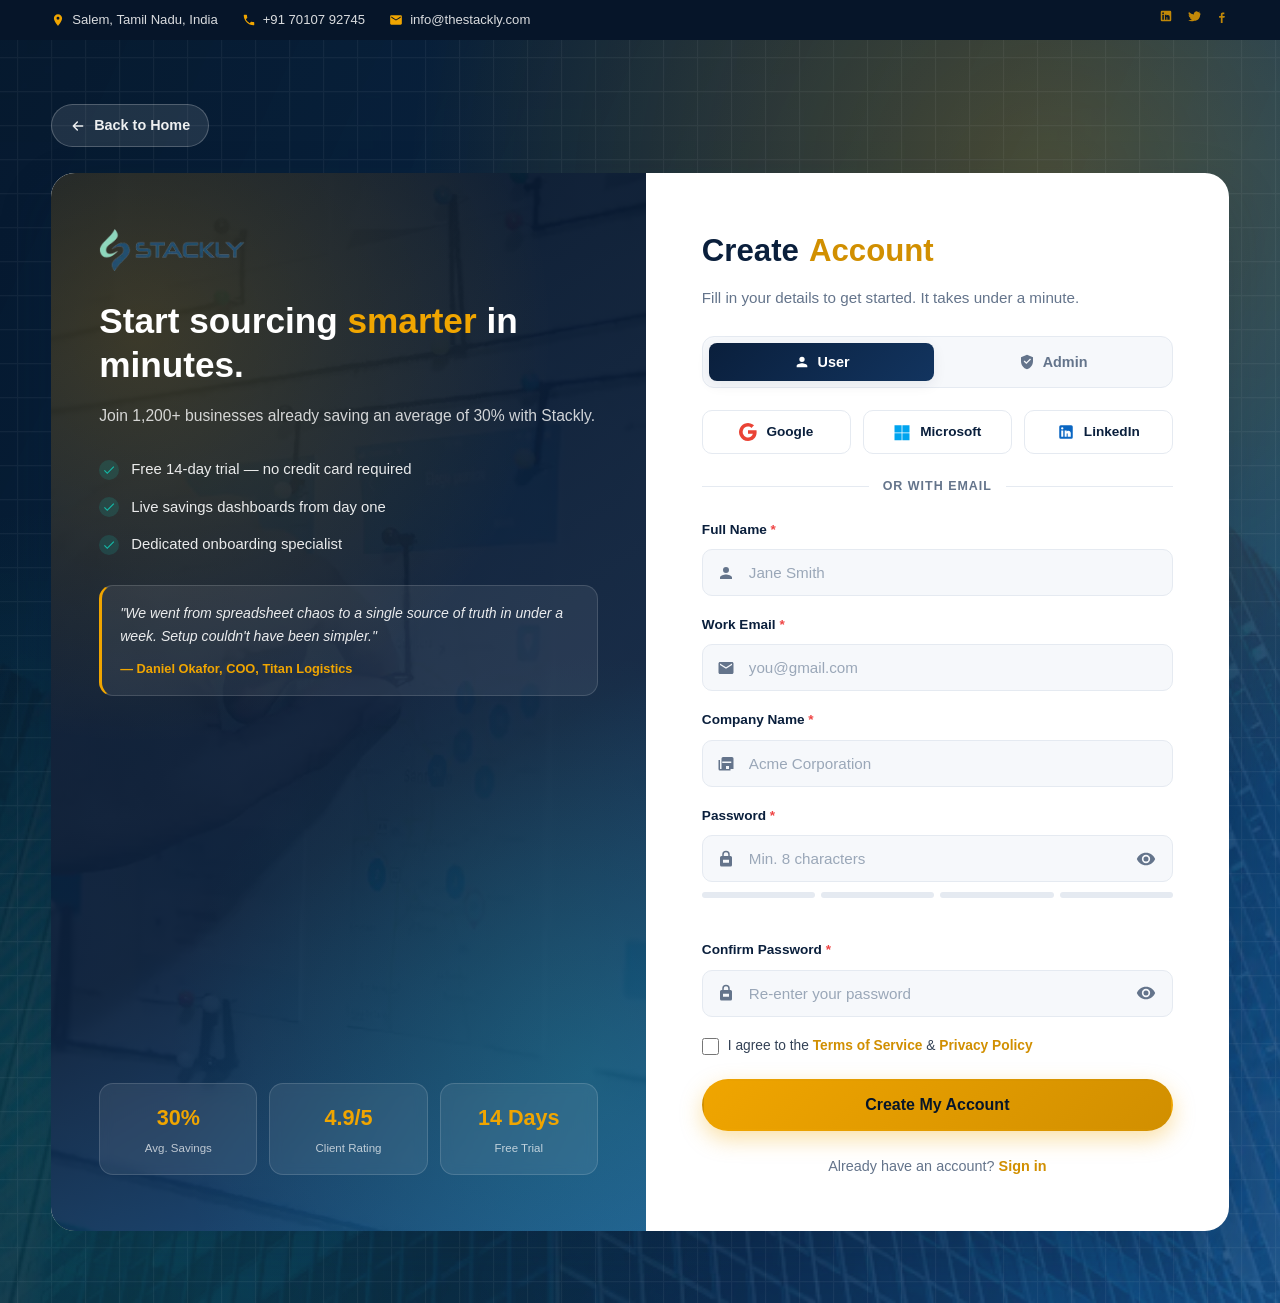
<file: signup.html>
<!DOCTYPE html>
<html lang="en">
<head>
  <meta charset="UTF-8">
  <meta name="viewport" content="width=device-width, initial-scale=1.0">
  <title>Create Account | Stackly</title>
  <meta name="description" content="Create your Stackly account and start unlocking procurement savings, dashboards and supplier collaboration.">
  <link rel="stylesheet" href="css/style.css">
</head>
<body>

  <!-- ===== Top bar ===== -->
  <div class="topbar">
    <div class="container">
      <div class="topbar-info">
        <span class="hide-sm">
          <svg viewBox="0 0 24 24"><path d="M12 2C8.13 2 5 5.13 5 9c0 5.25 7 13 7 13s7-7.75 7-13c0-3.87-3.13-7-7-7zm0 9.5A2.5 2.5 0 1 1 12 6.5a2.5 2.5 0 0 1 0 5z"/></svg>
          Salem, Tamil Nadu, India
        </span>
        <span>
          <svg viewBox="0 0 24 24"><path d="M6.62 10.79c1.44 2.83 3.76 5.14 6.59 6.59l2.2-2.2c.27-.27.67-.36 1.02-.24 1.12.37 2.33.57 3.57.57.55 0 1 .45 1 1V20c0 .55-.45 1-1 1-9.39 0-17-7.61-17-17 0-.55.45-1 1-1h3.5c.55 0 1 .45 1 1 0 1.25.2 2.45.57 3.57.11.35.03.74-.25 1.02l-2.2 2.2z"/></svg>
          <a href="404.html">+91 70107 92745</a>
        </span>
        <span>
          <svg viewBox="0 0 24 24"><path d="M20 4H4c-1.1 0-1.99.9-1.99 2L2 18c0 1.1.9 2 2 2h16c1.1 0 2-.9 2-2V6c0-1.1-.9-2-2-2zm0 4l-8 5-8-5V6l8 5 8-5v2z"/></svg>
          <a href="404.html">info@thestackly.com</a>
        </span>
      </div>
      <div class="topbar-social">
        <a href="404.html" aria-label="LinkedIn"><svg viewBox="0 0 24 24"><path d="M19 3a2 2 0 0 1 2 2v14a2 2 0 0 1-2 2H5a2 2 0 0 1-2-2V5a2 2 0 0 1 2-2h14zM8.34 18.34V10H5.67v8.34h2.67zM7 8.75a1.55 1.55 0 1 0 0-3.1 1.55 1.55 0 0 0 0 3.1zm11.34 9.59v-4.58c0-2.45-1.31-3.59-3.05-3.59-1.41 0-2.04.77-2.39 1.32V10H10.2v8.34h2.67v-4.13c0-.24.18-.52.64-.52.53 0 .72.39.72 1.03v3.62h2.67z"/></svg></a>
        <a href="404.html" aria-label="Twitter"><svg viewBox="0 0 24 24"><path d="M22.46 6c-.77.35-1.6.58-2.46.69.88-.53 1.56-1.37 1.88-2.38-.83.5-1.75.85-2.72 1.05a4.3 4.3 0 0 0-7.32 3.92A12.2 12.2 0 0 1 3.39 5.1a4.3 4.3 0 0 0 1.33 5.73c-.7-.02-1.36-.21-1.94-.53v.05a4.3 4.3 0 0 0 3.45 4.21c-.63.17-1.3.2-1.93.08a4.3 4.3 0 0 0 4.02 2.98 8.6 8.6 0 0 1-5.33 1.84c-.35 0-.69-.02-1.03-.06A12.14 12.14 0 0 0 12.6 20c6.4 0 9.9-5.3 9.9-9.9 0-.15 0-.3-.01-.45A7.1 7.1 0 0 0 24 7.53c-.66.29-1.37.49-2.1.58z"/></svg></a>
        <a href="404.html" aria-label="Facebook"><svg viewBox="0 0 24 24"><path d="M13 9h3V6h-3c-1.66 0-3 1.34-3 3v3H7v3h3v9h3v-9h3l1-3h-4V9.5c0-.28.22-.5.5-.5z"/></svg></a>
      </div>
    </div>
  </div>

  <!-- ===== AUTH ===== -->
  <section class="auth-page">
    <div class="container">
      <a href="index.html" class="back-home">
        <svg viewBox="0 0 24 24" fill="none"><path d="M19 12H5m0 0 6 6m-6-6 6-6" stroke="currentColor" stroke-width="2.2" stroke-linecap="round" stroke-linejoin="round"/></svg>
        Back to Home
      </a>
      <div class="auth-wrap">

        <!-- Brand side -->
        <div class="auth-side">
          <div class="auth-side-brand">
            <a href="index.html" class="auth-logo-img">
              <img src="assets/logo.webp" alt="Stackly Procurement Services">
            </a>
          </div>
          <h2>Start sourcing <span class="accent">smarter</span> in minutes.</h2>
          <p>Join 1,200+ businesses already saving an average of 30% with Stackly.</p>
          <ul class="auth-bullets">
            <li><svg viewBox="0 0 24 24"><path d="M9 16.17 4.83 12l-1.42 1.41L9 19 21 7l-1.41-1.41z"/></svg> Free 14-day trial — no credit card required</li>
            <li><svg viewBox="0 0 24 24"><path d="M9 16.17 4.83 12l-1.42 1.41L9 19 21 7l-1.41-1.41z"/></svg> Live savings dashboards from day one</li>
            <li><svg viewBox="0 0 24 24"><path d="M9 16.17 4.83 12l-1.42 1.41L9 19 21 7l-1.41-1.41z"/></svg> Dedicated onboarding specialist</li>
          </ul>
          <div class="auth-testimonial">
            "We went from spreadsheet chaos to a single source of truth in under a week. Setup couldn't have been simpler."
            <span class="who">— Daniel Okafor, COO, Titan Logistics</span>
          </div>
          <div class="auth-side-stats">
            <div class="auth-stat"><div class="num">30%</div><div class="lbl">Avg. Savings</div></div>
            <div class="auth-stat"><div class="num">4.9/5</div><div class="lbl">Client Rating</div></div>
            <div class="auth-stat"><div class="num">14 Days</div><div class="lbl">Free Trial</div></div>
          </div>
        </div>

        <!-- Form side -->
        <div class="auth-main">
          <div class="auth-head">
            <h1>Create <span class="accent">Account</span></h1>
            <p>Fill in your details to get started. It takes under a minute.</p>
          </div>

          <div class="auth-role" id="authRole" aria-label="Account type">
            <button type="button" class="role-btn active" data-role="user" aria-pressed="true">
              <svg viewBox="0 0 24 24"><path d="M12 12a4 4 0 1 0-4-4 4 4 0 0 0 4 4zm0 2c-2.67 0-8 1.34-8 4v2h16v-2c0-2.66-5.33-4-8-4z"/></svg>
              User
            </button>
            <button type="button" class="role-btn" data-role="admin" aria-pressed="false">
              <svg viewBox="0 0 24 24"><path d="M12 1 3 5v6c0 5.55 3.84 10.74 9 12 5.16-1.26 9-6.45 9-12V5zM11 15.17l-4-4 1.41-1.41L11 12.34l5.59-5.58L18 8.17z"/></svg>
              Admin
            </button>
          </div>

          <div class="auth-banner" id="authBanner">
            <svg viewBox="0 0 24 24"><path d="M9 16.17 4.83 12l-1.42 1.41L9 19 21 7l-1.41-1.41z"/></svg>
            <span>Success! Your account has been created. Redirecting…</span>
          </div>

          <div class="auth-social">
            <button type="button" class="auth-social-btn google" aria-label="Sign up with Google">
              <svg viewBox="0 0 24 24"><path d="M23.5 12.27c0-.83-.07-1.65-.21-2.45H12v4.63h6.45a5.5 5.5 0 0 1-2.39 3.61v3h3.87c2.26-2.08 3.57-5.16 3.57-8.79z"/><path d="M12 24c3.24 0 5.95-1.08 7.94-2.91l-3.87-3a7.2 7.2 0 0 1-10.78-3.8H1.35v3.1A12 12 0 0 0 12 24z"/><path d="M5.29 14.24a7.2 7.2 0 0 1 0-4.55V6.56H1.35a12 12 0 0 0 0 10.78l3.94-3.1z"/><path d="M12 4.77c1.76 0 3.34.6 4.59 1.8l3.44-3.44A11.98 11.98 0 0 0 1.35 6.56l3.94 3.1A7.19 7.19 0 0 1 12 4.77z"/></svg>
              Google
            </button>
            <button type="button" class="auth-social-btn microsoft" aria-label="Sign up with Microsoft">
              <svg viewBox="0 0 24 24"><path d="M2 3h9.5v9.5H2zM12.5 3H22v9.5h-9.5zM2 13.5h9.5V23H2zM12.5 13.5H22V23h-9.5z"/></svg>
              Microsoft
            </button>
            <button type="button" class="auth-social-btn linkedin" aria-label="Sign up with LinkedIn">
              <svg viewBox="0 0 24 24"><path d="M19 3a2 2 0 0 1 2 2v14a2 2 0 0 1-2 2H5a2 2 0 0 1-2-2V5a2 2 0 0 1 2-2h14zM8.34 18.34V10H5.67v8.34h2.67zM7 8.75a1.55 1.55 0 1 0 0-3.1 1.55 1.55 0 0 0 0 3.1zm11.34 9.59v-4.58c0-2.45-1.31-3.59-3.05-3.59-1.41 0-2.04.77-2.39 1.32V10H10.2v8.34h2.67v-4.13c0-.24.18-.52.64-.52.53 0 .72.39.72 1.03v3.62h2.67z"/></svg>
              LinkedIn
            </button>
          </div>

          <div class="auth-divider">or with email</div>

          <form id="signupForm" novalidate>
            <div class="auth-field" id="fieldName">
              <label for="fullName">Full Name <span>*</span></label>
              <div class="input-wrap">
                <svg viewBox="0 0 24 24"><path d="M12 12a4 4 0 1 0-4-4 4 4 0 0 0 4 4zm0 2c-2.67 0-8 1.34-8 4v2h16v-2c0-2.66-5.33-4-8-4z"/></svg>
                <input type="text" id="fullName" class="auth-input" placeholder="Jane Smith" autocomplete="name">
              </div>
              <p class="field-msg">Please enter your full name.</p>
            </div>

            <div class="auth-field" id="fieldEmail">
              <label for="email">Work Email <span>*</span></label>
              <div class="input-wrap">
                <svg viewBox="0 0 24 24"><path d="M20 4H4c-1.1 0-1.99.9-1.99 2L2 18c0 1.1.9 2 2 2h16c1.1 0 2-.9 2-2V6c0-1.1-.9-2-2-2zm0 4-8 5-8-5V6l8 5 8-5v2z"/></svg>
                <input type="email" id="email" class="auth-input" placeholder="you@gmail.com" autocomplete="email">
              </div>
              <p class="field-msg">Please use a Gmail address (must end with @gmail.com).</p>
            </div>

            <div class="auth-field" id="fieldCompany">
              <label for="company">Company Name <span>*</span></label>
              <div class="input-wrap">
                <svg viewBox="0 0 24 24"><path d="M20 4H8a2 2 0 0 0-2 2v14h6v-4h4v4h6V6a2 2 0 0 0-2-2zm-9 8H7v-2h4v2zm4 0h-4v-2h4v2zm4 0h-4v-2h4v2zM4 22h14v-2H4V8H2v12a2 2 0 0 0 2 2z"/></svg>
                <input type="text" id="company" class="auth-input" placeholder="Acme Corporation" autocomplete="organization">
              </div>
              <p class="field-msg">Please enter your company name.</p>
            </div>

            <div class="auth-field" id="fieldPassword">
              <label for="password">Password <span>*</span></label>
              <div class="input-wrap">
                <svg viewBox="0 0 24 24"><path d="M18 8h-1V6a5 5 0 0 0-10 0v2H6a2 2 0 0 0-2 2v10a2 2 0 0 0 2 2h12a2 2 0 0 0 2-2V10a2 2 0 0 0-2-2zM9 6a3 3 0 0 1 6 0v2H9V6zm7 11h-8v-4h8v4z"/></svg>
                <input type="password" id="password" class="auth-input" placeholder="Min. 8 characters" autocomplete="new-password">
                <button type="button" class="toggle-pass" data-toggle="password" aria-label="Show password">
                  <svg viewBox="0 0 24 24"><path d="M12 4.5C7 4.5 2.73 7.61 1 12c1.73 4.39 6 7.5 11 7.5s9.27-3.11 11-7.5c-1.73-4.39-6-7.5-11-7.5zM12 17a5 5 0 1 1 0-10 5 5 0 0 1 0 10zm0-8a3 3 0 1 0 0 6 3 3 0 0 0 0-6z"/></svg>
                </button>
              </div>
              <div class="strength" id="strengthBar">
                <span></span><span></span><span></span><span></span>
              </div>
              <p class="strength-note" id="strengthNote"></p>
              <p class="field-msg">Min. 8 characters with 1 uppercase, 1 number, 1 letter and 1 special character.</p>
            </div>

            <div class="auth-field" id="fieldConfirm">
              <label for="confirm">Confirm Password <span>*</span></label>
              <div class="input-wrap">
                <svg viewBox="0 0 24 24"><path d="M18 8h-1V6a5 5 0 0 0-10 0v2H6a2 2 0 0 0-2 2v10a2 2 0 0 0 2 2h12a2 2 0 0 0 2-2V10a2 2 0 0 0-2-2zM9 6a3 3 0 0 1 6 0v2H9V6zm7 11h-8v-4h8v4z"/></svg>
                <input type="password" id="confirm" class="auth-input" placeholder="Re-enter your password" autocomplete="new-password">
                <button type="button" class="toggle-pass" data-toggle="confirm" aria-label="Show password">
                  <svg viewBox="0 0 24 24"><path d="M12 4.5C7 4.5 2.73 7.61 1 12c1.73 4.39 6 7.5 11 7.5s9.27-3.11 11-7.5c-1.73-4.39-6-7.5-11-7.5zM12 17a5 5 0 1 1 0-10 5 5 0 0 1 0 10zm0-8a3 3 0 1 0 0 6 3 3 0 0 0 0-6z"/></svg>
                </button>
              </div>
              <p class="field-msg">Passwords do not match.</p>
            </div>

            <div class="auth-row" style="margin-bottom: 22px;">
              <label class="checkbox">
                <input type="checkbox" id="terms">
                <span>I agree to the <a href="404.html" class="auth-link">Terms of Service</a> &amp; <a href="404.html" class="auth-link">Privacy Policy</a></span>
              </label>
            </div>

            <button type="submit" class="btn btn-gold btn-block" id="signupBtn">
              Create My Account
            </button>
          </form>

          <p class="auth-switch">Already have an account? <a href="signin.html">Sign in</a></p>
        </div>

      </div>
    </div>
  </section>

  <button class="back-top" id="backTop" aria-label="Back to top">
    <svg viewBox="0 0 24 24" fill="none"><path d="M12 19V5m0 0-6 6m6-6 6 6" stroke="currentColor" stroke-width="2.4" stroke-linecap="round" stroke-linejoin="round"/></svg>
  </button>

  <script src="js/script.js"></script>
  <script src="js/auth.js"></script>
</body>
</html>
</file>
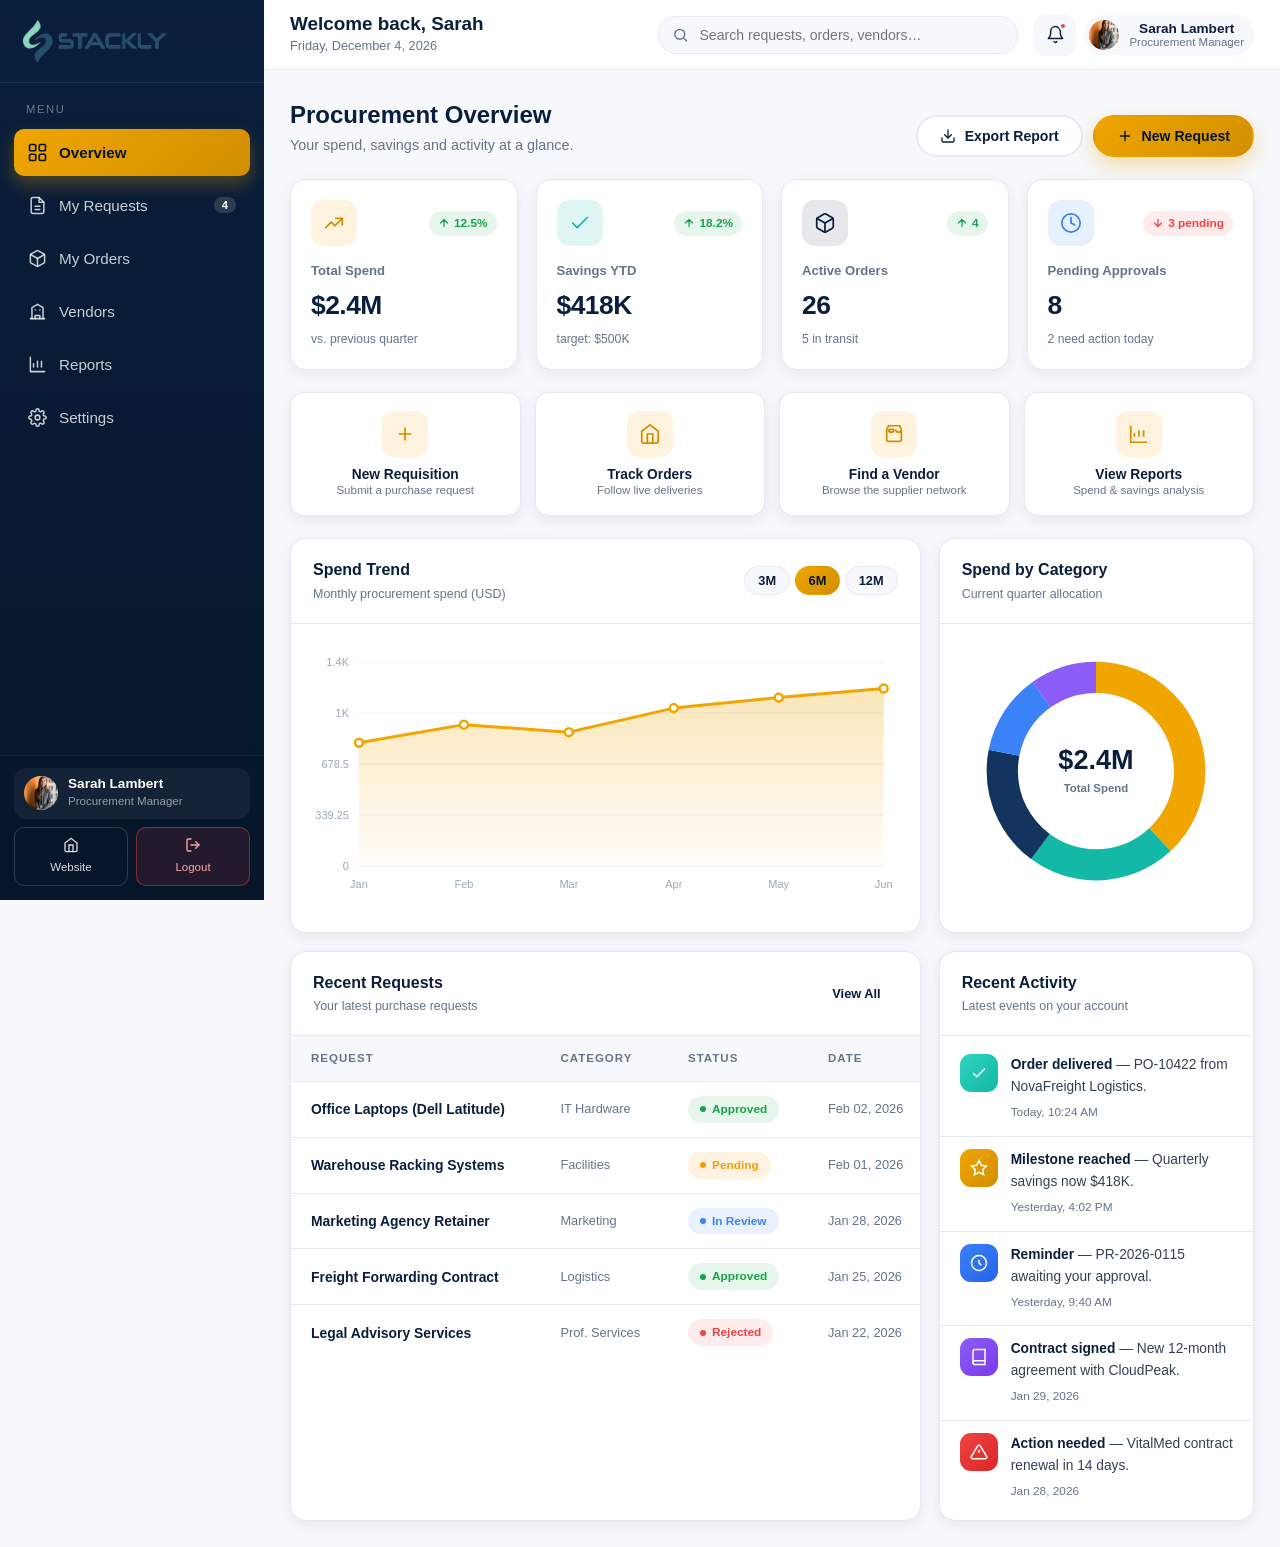
<file: user-dashboard.html>
<!DOCTYPE html>
<html lang="en">
<head>
  <meta charset="UTF-8">
  <meta name="viewport" content="width=device-width, initial-scale=1.0">
  <title>User Dashboard | Stackly</title>
  <meta name="description" content="Stackly user dashboard — manage procurement requests, track orders, savings and suppliers in one place.">
  <link rel="stylesheet" href="css/dashboard.css">
</head>
<body class="dash-body" data-role="user">

  <!-- ===== Sidebar ===== -->
  <aside class="dash-sidebar" id="sidebar">
    <a href="index.html" class="sidebar-brand">
      <img src="assets/logo.webp" alt="Stackly">
    </a>

    <nav class="sidebar-scroll" aria-label="Dashboard navigation">
      <p class="side-nav-label">Menu</p>

      <button type="button" class="side-nav-item active" data-page="overview">
        <svg viewBox="0 0 24 24"><rect x="3" y="3" width="7" height="7" rx="1.5"/><rect x="14" y="3" width="7" height="7" rx="1.5"/><rect x="14" y="14" width="7" height="7" rx="1.5"/><rect x="3" y="14" width="7" height="7" rx="1.5"/></svg>
        Overview
      </button>

      <button type="button" class="side-nav-item" data-page="requests">
        <svg viewBox="0 0 24 24"><path d="M14 2H6a2 2 0 0 0-2 2v16a2 2 0 0 0 2 2h12a2 2 0 0 0 2-2V8z"/><path d="M14 2v6h6"/><path d="M9 13h6M9 17h6"/></svg>
        My Requests
        <span class="nav-badge">4</span>
      </button>

      <button type="button" class="side-nav-item" data-page="orders">
        <svg viewBox="0 0 24 24"><path d="M21 8a2 2 0 0 0-1-1.73l-7-4a2 2 0 0 0-2 0l-7 4A2 2 0 0 0 3 8v8a2 2 0 0 0 1 1.73l7 4a2 2 0 0 0 2 0l7-4A2 2 0 0 0 21 16z"/><path d="M3.27 6.96 12 12.01l8.73-5.05"/><path d="M12 22.08V12"/></svg>
        My Orders
      </button>

      <button type="button" class="side-nav-item" data-page="vendors">
        <svg viewBox="0 0 24 24"><path d="M3 21h18"/><path d="M5 21V7l7-4 7 4v14"/><path d="M9 21v-4h6v4"/><path d="M9 10h.01M15 10h.01"/></svg>
        Vendors
      </button>

      <button type="button" class="side-nav-item" data-page="reports">
        <svg viewBox="0 0 24 24"><path d="M3 3v18h18"/><path d="M7 15v-4M12 15V8M17 15v-7"/></svg>
        Reports
      </button>

      <button type="button" class="side-nav-item" data-page="settings">
        <svg viewBox="0 0 24 24"><circle cx="12" cy="12" r="3"/><path d="M19.4 15a1.65 1.65 0 0 0 .33 1.82l.06.06a2 2 0 1 1-2.83 2.83l-.06-.06a1.65 1.65 0 0 0-1.82-.33 1.65 1.65 0 0 0-1 1.51V21a2 2 0 1 1-4 0v-.09A1.65 1.65 0 0 0 9 19.4a1.65 1.65 0 0 0-1.82.33l-.06.06a2 2 0 1 1-2.83-2.83l.06-.06a1.65 1.65 0 0 0 .33-1.82 1.65 1.65 0 0 0-1.51-1H3a2 2 0 1 1 0-4h.09A1.65 1.65 0 0 0 4.6 9a1.65 1.65 0 0 0-.33-1.82l-.06-.06a2 2 0 1 1 2.83-2.83l.06.06a1.65 1.65 0 0 0 1.82.33H9a1.65 1.65 0 0 0 1-1.51V3a2 2 0 1 1 4 0v.09a1.65 1.65 0 0 0 1 1.51 1.65 1.65 0 0 0 1.82-.33l.06-.06a2 2 0 1 1 2.83 2.83l-.06.06a1.65 1.65 0 0 0-.33 1.82V9a1.65 1.65 0 0 0 1.51 1H21a2 2 0 1 1 0 4h-.09a1.65 1.65 0 0 0-1.51 1z"/></svg>
        Settings
      </button>
    </nav>

    <div class="sidebar-foot">
      <div class="sidebar-user">
        <span class="avatar"><img src="assets/team-1.webp" alt="Sarah Lambert"></span>
        <div>
          <div class="u-name">Sarah Lambert</div>
          <div class="u-role">Procurement Manager</div>
        </div>
      </div>
      <div class="side-foot-actions">
        <a href="index.html" class="back-site">
          <svg viewBox="0 0 24 24"><path d="M3 9l9-7 9 7v11a2 2 0 0 1-2 2H5a2 2 0 0 1-2-2z"/><path d="M9 22V12h6v10"/></svg>
          Website
        </a>
        <a href="signin.html" class="logout-btn">
          <svg viewBox="0 0 24 24"><path d="M9 21H5a2 2 0 0 1-2-2V5a2 2 0 0 1 2-2h4"/><path d="M16 17l5-5-5-5"/><path d="M21 12H9"/></svg>
          Logout
        </a>
      </div>
    </div>
  </aside>
  <div class="sidebar-backdrop" id="sidebarBackdrop"></div>

  <!-- ===== Main ===== -->
  <div class="dash-main">

    <!-- ===== Topbar ===== -->
    <header class="dash-topbar">
      <button type="button" class="topbar-menu-btn" id="menuToggle" aria-label="Toggle menu">
        <svg viewBox="0 0 24 24"><path d="M3 6h18M3 12h18M3 18h18"/></svg>
      </button>

      <div class="topbar-title">
        <h1>Welcome back, Sarah</h1>
        <p id="todayDate">Here&rsquo;s your procurement overview.</p>
      </div>

      <div class="topbar-search">
        <svg viewBox="0 0 24 24"><circle cx="11" cy="11" r="7"/><path d="m21 21-4.35-4.35"/></svg>
        <input type="text" placeholder="Search requests, orders, vendors&hellip;">
      </div>

      <div class="topbar-actions">

        <div class="dropdown">
          <button type="button" class="icon-btn" data-dropdown="notifDropdown" aria-label="Notifications">
            <svg viewBox="0 0 24 24"><path d="M18 8a6 6 0 0 0-12 0c0 7-3 9-3 9h18s-3-2-3-9"/><path d="M13.73 21a2 2 0 0 1-3.46 0"/></svg>
            <span class="dot-indicator"></span>
          </button>

          <div class="dropdown-panel" id="notifDropdown">
            <div class="dropdown-head">
              <b>Notifications</b>
              <button type="button" id="markAllRead">Mark all read</button>
            </div>
            <div class="dropdown-list" id="notifList">
              <div class="dropdown-item">
                <span class="d-icon teal"><svg viewBox="0 0 24 24" fill="none" stroke="currentColor" stroke-width="3" stroke-linecap="round" stroke-linejoin="round" aria-hidden="true"><path d="M20 6 9 17l-5-5"/></svg></span>
                <div class="d-text"><p>Order PO-10422 delivered</p><span>NovaFreight Logistics completed delivery.</span></div>
                <span class="d-time">2h ago</span>
              </div>
              <div class="dropdown-item">
                <span class="d-icon gold"><svg viewBox="0 0 24 24" fill="currentColor" stroke="currentColor" stroke-width="0" stroke-linecap="round" stroke-linejoin="round" aria-hidden="true"><path d="M12 17.27 18.18 21l-1.64-7.03L22 9.24l-7.19-.61L12 2 9.19 8.63 2 9.24l5.46 4.73L5.82 21z"/></svg></span>
                <div class="d-text"><p>Savings milestone reached</p><span>You saved $418K this quarter.</span></div>
                <span class="d-time">5h ago</span>
              </div>
              <div class="dropdown-item">
                <span class="d-icon blue"><svg viewBox="0 0 24 24" fill="none" stroke="currentColor" stroke-width="2.5" stroke-linecap="round" stroke-linejoin="round" aria-hidden="true"><circle cx="12" cy="12" r="9"/><path d="M12 8v4M12 16h.01"/></svg></span>
                <div class="d-text"><p>Request PR-2026-0115</p><span>Warehouse racking is awaiting approval.</span></div>
                <span class="d-time">1d ago</span>
              </div>
              <div class="dropdown-item">
                <span class="d-icon red"><svg viewBox="0 0 24 24" fill="none" stroke="currentColor" stroke-width="2.5" stroke-linecap="round" stroke-linejoin="round" aria-hidden="true"><circle cx="12" cy="12" r="9"/><path d="M12 8v4M12 16h.01"/></svg></span>
                <div class="d-text"><p>Contract renewal due</p><span>VitalMed Supply contract expires in 14 days.</span></div>
                <span class="d-time">2d ago</span>
              </div>
            </div>
            <div class="dropdown-foot"><a href="#" data-page="requests">View all requests</a></div>
          </div>
        </div>

        <div class="dropdown">
          <button type="button" class="profile-btn" data-dropdown="profileDropdown" aria-label="Account menu">
            <span class="avatar sm"><img src="assets/team-1.webp" alt="Sarah Lambert"></span>
            <span>
              <span class="p-name">Sarah Lambert</span>
              <span class="p-role">Procurement Manager</span>
            </span>
          </button>

          <div class="dropdown-panel profile-menu" id="profileDropdown">
            <button type="button" class="profile-menu-item" data-page="settings">
              <svg viewBox="0 0 24 24"><circle cx="12" cy="8" r="4"/><path d="M4 21c0-4 3.6-6 8-6s8 2 8 6"/></svg>
              My Profile
            </button>
            <button type="button" class="profile-menu-item" data-open-modal="newRequestModal">
              <svg viewBox="0 0 24 24"><circle cx="12" cy="12" r="10"/><path d="M12 8v8M8 12h8"/></svg>
              New Request
            </button>
            <button type="button" class="profile-menu-item">
              <svg viewBox="0 0 24 24"><circle cx="12" cy="12" r="10"/><path d="M9.09 9a3 3 0 0 1 5.83 1c0 2-3 3-3 3"/><path d="M12 17h.01"/></svg>
              Help &amp; Support
            </button>
            <button type="button" class="profile-menu-item danger" data-logout>
              <svg viewBox="0 0 24 24"><path d="M9 21H5a2 2 0 0 1-2-2V5a2 2 0 0 1 2-2h4"/><path d="M16 17l5-5-5-5"/><path d="M21 12H9"/></svg>
              Sign Out
            </button>
          </div>
        </div>

      </div>
    </header>

    <!-- ===== Content ===== -->
    <main class="dash-content">

      <!-- ========== OVERVIEW ========== -->
      <section class="dash-page active" id="overview">
        <div class="page-head">
          <div>
            <h2>Procurement Overview</h2>
            <p>Your spend, savings and activity at a glance.</p>
          </div>
          <div class="page-head-actions">
            <button type="button" class="btn btn-outline">
              <svg viewBox="0 0 24 24"><path d="M21 15v4a2 2 0 0 1-2 2H5a2 2 0 0 1-2-2v-4"/><path d="M7 10l5 5 5-5"/><path d="M12 15V3"/></svg>
              Export Report
            </button>
            <button type="button" class="btn btn-gold" data-open-modal="newRequestModal">
              <svg viewBox="0 0 24 24"><path d="M12 5v14M5 12h14"/></svg>
              New Request
            </button>
          </div>
        </div>

        <!-- KPI cards -->
        <div class="kpi-grid">
          <div class="kpi-card">
            <div class="k-top">
              <span class="kpi-ic gold"><svg viewBox="0 0 24 24"><path d="M3 17l6-6 4 4 8-8"/><path d="M14 7h7v7"/></svg></span>
              <span class="kpi-trend up"><svg viewBox="0 0 24 24" fill="none" stroke="currentColor" stroke-width="2.5" stroke-linecap="round" stroke-linejoin="round" aria-hidden="true"><path d="M12 19V5M5 12l7-7 7 7"/></svg> 12.5%</span>
            </div>
            <div class="k-label">Total Spend</div>
            <div class="k-value counter" data-target="2.4" data-decimals="1" data-prefix="$" data-suffix="M">0</div>
            <div class="k-sub">vs. previous quarter</div>
          </div>

          <div class="kpi-card">
            <div class="k-top">
              <span class="kpi-ic teal"><svg viewBox="0 0 24 24"><path d="M20 6 9 17l-5-5"/></svg></span>
              <span class="kpi-trend up"><svg viewBox="0 0 24 24" fill="none" stroke="currentColor" stroke-width="2.5" stroke-linecap="round" stroke-linejoin="round" aria-hidden="true"><path d="M12 19V5M5 12l7-7 7 7"/></svg> 18.2%</span>
            </div>
            <div class="k-label">Savings YTD</div>
            <div class="k-value counter" data-target="418" data-prefix="$" data-suffix="K">0</div>
            <div class="k-sub">target: $500K</div>
          </div>

          <div class="kpi-card">
            <div class="k-top">
              <span class="kpi-ic navy"><svg viewBox="0 0 24 24"><path d="M21 8a2 2 0 0 0-1-1.73l-7-4a2 2 0 0 0-2 0l-7 4A2 2 0 0 0 3 8v8a2 2 0 0 0 1 1.73l7 4a2 2 0 0 0 2 0l7-4A2 2 0 0 0 21 16z"/><path d="M3.27 6.96 12 12.01l8.73-5.05"/><path d="M12 22.08V12"/></svg></span>
              <span class="kpi-trend up"><svg viewBox="0 0 24 24" fill="none" stroke="currentColor" stroke-width="2.5" stroke-linecap="round" stroke-linejoin="round" aria-hidden="true"><path d="M12 19V5M5 12l7-7 7 7"/></svg> 4</span>
            </div>
            <div class="k-label">Active Orders</div>
            <div class="k-value counter" data-target="26">0</div>
            <div class="k-sub">5 in transit</div>
          </div>

          <div class="kpi-card">
            <div class="k-top">
              <span class="kpi-ic blue"><svg viewBox="0 0 24 24"><circle cx="12" cy="12" r="10"/><path d="M12 6v6l4 2"/></svg></span>
              <span class="kpi-trend down"><svg viewBox="0 0 24 24" fill="none" stroke="currentColor" stroke-width="2.5" stroke-linecap="round" stroke-linejoin="round" aria-hidden="true"><path d="M12 5v14M5 12l7 7 7-7"/></svg> 3 pending</span>
            </div>
            <div class="k-label">Pending Approvals</div>
            <div class="k-value counter" data-target="8">0</div>
            <div class="k-sub">2 need action today</div>
          </div>
        </div>

        <!-- Quick actions -->
        <div class="quick-actions">
          <button type="button" class="qa-btn" data-open-modal="newRequestModal">
            <span class="qa-ic"><svg viewBox="0 0 24 24"><path d="M12 5v14M5 12h14"/></svg></span>
            <b>New Requisition</b>
            <span>Submit a purchase request</span>
          </button>
          <button type="button" class="qa-btn" data-page="orders">
            <span class="qa-ic"><svg viewBox="0 0 24 24"><path d="M3 9l9-7 9 7v11a2 2 0 0 1-2 2H5a2 2 0 0 1-2-2z"/><path d="M9 22V12h6v10"/></svg></span>
            <b>Track Orders</b>
            <span>Follow live deliveries</span>
          </button>
          <button type="button" class="qa-btn" data-page="vendors">
            <span class="qa-ic"><svg viewBox="0 0 24 24"><path d="M20 7 18 3H6L4 7m16 0a3 3 0 0 1-6 0m6 0v11a2 2 0 0 1-2 2H6a2 2 0 0 1-2-2V7m2 0a3 3 0 0 0 6 0m-6 0h6"/></svg></span>
            <b>Find a Vendor</b>
            <span>Browse the supplier network</span>
          </button>
          <button type="button" class="qa-btn" data-page="reports">
            <span class="qa-ic"><svg viewBox="0 0 24 24"><path d="M3 3v18h18"/><path d="M7 15v-4M12 15V8M17 15v-7"/></svg></span>
            <b>View Reports</b>
            <span>Spend &amp; savings analysis</span>
          </button>
        </div>

        <!-- Charts row -->
        <div class="grid-2">
          <div class="card">
            <div class="card-head">
              <div>
                <h3>Spend Trend</h3>
                <div class="sub">Monthly procurement spend (USD)</div>
              </div>
              <div>
                <button type="button" class="chip" data-chart="line" data-range="3m">3M</button>
                <button type="button" class="chip active" data-chart="line" data-range="6m">6M</button>
                <button type="button" class="chip" data-chart="line" data-range="12m">12M</button>
              </div>
            </div>
            <div class="card-body">
              <div class="chart-box">
                <div class="chart-line" data-js data-color="#f0a500"></div>
              </div>
            </div>
          </div>

          <div class="card">
            <div class="card-head">
              <div>
                <h3>Spend by Category</h3>
                <div class="sub">Current quarter allocation</div>
              </div>
            </div>
            <div class="card-body">
              <div class="chart-box" style="text-align:center;">
                <div class="chart-donut" data-js data-dataset="categories" data-center-title="Total Spend" data-center-value="$2.4M" style="max-width:250px;margin:0 auto;"></div>
                <div class="chart-legend" data-js-legend></div>
              </div>
            </div>
          </div>
        </div>

        <!-- Recent requests + activity -->
        <div class="grid-2 mt-18">
          <div class="card">
            <div class="card-head">
              <div>
                <h3>Recent Requests</h3>
                <div class="sub">Your latest purchase requests</div>
              </div>
              <button type="button" class="btn btn-ghost btn-sm" data-page="requests">View All</button>
            </div>
            <div class="table-wrap">
              <table class="data-table">
                <thead>
                  <tr><th>Request</th><th>Category</th><th>Status</th><th>Date</th></tr>
                </thead>
                <tbody>
                  <tr><td class="cell-strong">Office Laptops (Dell Latitude)</td><td class="cell-muted">IT Hardware</td><td><span class="badge green">Approved</span></td><td class="cell-muted">Feb 02, 2026</td></tr>
                  <tr><td class="cell-strong">Warehouse Racking Systems</td><td class="cell-muted">Facilities</td><td><span class="badge amber">Pending</span></td><td class="cell-muted">Feb 01, 2026</td></tr>
                  <tr><td class="cell-strong">Marketing Agency Retainer</td><td class="cell-muted">Marketing</td><td><span class="badge blue">In Review</span></td><td class="cell-muted">Jan 28, 2026</td></tr>
                  <tr><td class="cell-strong">Freight Forwarding Contract</td><td class="cell-muted">Logistics</td><td><span class="badge green">Approved</span></td><td class="cell-muted">Jan 25, 2026</td></tr>
                  <tr><td class="cell-strong">Legal Advisory Services</td><td class="cell-muted">Prof. Services</td><td><span class="badge red">Rejected</span></td><td class="cell-muted">Jan 22, 2026</td></tr>
                </tbody>
              </table>
            </div>
          </div>

          <div class="card">
            <div class="card-head">
              <div>
                <h3>Recent Activity</h3>
                <div class="sub">Latest events on your account</div>
              </div>
            </div>
            <div class="activity-list">
              <div class="activity-item">
                <span class="a-ic" style="background:linear-gradient(135deg,#2dd4bf,#14b8a6);"><svg viewBox="0 0 24 24"><path d="M20 6 9 17l-5-5"/></svg></span>
                <div><p><b>Order delivered</b> &mdash; PO-10422 from NovaFreight Logistics.</p><span class="a-time">Today, 10:24 AM</span></div>
              </div>
              <div class="activity-item">
                <span class="a-ic" style="background:linear-gradient(135deg,#f0a500,#d18f00);"><svg viewBox="0 0 24 24"><path d="M12 2l3.09 6.26L22 9.27l-5 4.87L18.18 21 12 17.77 5.82 21 7 14.14l-5-4.87 6.91-1.01z"/></svg></span>
                <div><p><b>Milestone reached</b> &mdash; Quarterly savings now $418K.</p><span class="a-time">Yesterday, 4:02 PM</span></div>
              </div>
              <div class="activity-item">
                <span class="a-ic" style="background:linear-gradient(135deg,#3b82f6,#2563eb);"><svg viewBox="0 0 24 24"><circle cx="12" cy="12" r="10"/><path d="M12 8v4l3 3"/></svg></span>
                <div><p><b>Reminder</b> &mdash; PR-2026-0115 awaiting your approval.</p><span class="a-time">Yesterday, 9:40 AM</span></div>
              </div>
              <div class="activity-item">
                <span class="a-ic" style="background:linear-gradient(135deg,#8b5cf6,#7c3aed);"><svg viewBox="0 0 24 24"><path d="M4 19.5A2.5 2.5 0 0 1 6.5 17H20"/><path d="M6.5 2H20v20H6.5A2.5 2.5 0 0 1 4 19.5v-15A2.5 2.5 0 0 1 6.5 2z"/></svg></span>
                <div><p><b>Contract signed</b> &mdash; New 12-month agreement with CloudPeak.</p><span class="a-time">Jan 29, 2026</span></div>
              </div>
              <div class="activity-item">
                <span class="a-ic" style="background:linear-gradient(135deg,#ef4444,#dc2626);"><svg viewBox="0 0 24 24"><path d="M12 9v4m0 4h.01M10.29 3.86 1.82 18a2 2 0 0 0 1.71 3h16.94a2 2 0 0 0 1.71-3L13.71 3.86a2 2 0 0 0-3.42 0z"/></svg></span>
                <div><p><b>Action needed</b> &mdash; VitalMed contract renewal in 14 days.</p><span class="a-time">Jan 28, 2026</span></div>
              </div>
            </div>
          </div>
        </div>
      </section>

      <!-- ========== REQUESTS ========== -->
      <section class="dash-page" id="requests">
        <div class="page-head">
          <div>
            <h2>My Requests</h2>
            <p>Create and manage purchase requests.</p>
          </div>
          <div class="page-head-actions">
            <button type="button" class="btn btn-gold" data-open-modal="newRequestModal">
              <svg viewBox="0 0 24 24"><path d="M12 5v14M5 12h14"/></svg>
              New Request
            </button>
          </div>
        </div>

        <div class="card">
          <div class="table-toolbar">
            <div class="search-box">
              <svg viewBox="0 0 24 24"><circle cx="11" cy="11" r="7"/><path d="m21 21-4.35-4.35"/></svg>
              <input type="text" class="js-table-search" placeholder="Search requests&hellip;">
            </div>
            <select class="filter-select js-table-filter">
              <option value="">All statuses</option>
              <option value="approved">Approved</option>
              <option value="pending">Pending</option>
              <option value="review">In Review</option>
              <option value="rejected">Rejected</option>
              <option value="completed">Completed</option>
            </select>
            <span class="js-page-info" style="margin-left:auto;font-size:.8rem;color:var(--text-light);"></span>
          </div>

          <div class="table-wrap">
            <table class="data-table" data-table="requests" data-page-size="6">
              <thead>
                <tr><th>Request</th><th>Category</th><th>Priority</th><th>Status</th><th>Date</th><th style="text-align:right;">Action</th></tr>
              </thead>
              <tbody>
                <tr data-filter="approved" data-search="office laptops dell latitude it hardware high feb">
                  <td><b class="cell-strong">Office Laptops (Dell Latitude)</b><div class="cell-muted">PR-2026-0114 &middot; Qty 24</div></td>
                  <td class="cell-muted">IT Hardware</td>
                  <td><span class="badge red">High</span></td>
                  <td><span class="badge green">Approved</span></td>
                  <td class="cell-muted">Feb 02, 2026</td>
                  <td style="text-align:right;"><button type="button" class="btn btn-outline btn-sm" data-action="approve" data-toast="Request is already approved.">View</button></td>
                </tr>
                <tr data-filter="pending" data-search="warehouse racking systems facilities high feb">
                  <td><b class="cell-strong">Warehouse Racking Systems</b><div class="cell-muted">PR-2026-0115 &middot; Qty 40</div></td>
                  <td class="cell-muted">Facilities</td>
                  <td><span class="badge red">High</span></td>
                  <td><span class="badge amber">Pending</span></td>
                  <td class="cell-muted">Feb 01, 2026</td>
                  <td style="text-align:right;"><button type="button" class="btn btn-navy btn-sm" data-action="approve">Approve</button></td>
                </tr>
                <tr data-filter="review" data-search="marketing agency retainer marketing medium jan">
                  <td><b class="cell-strong">Marketing Agency Retainer</b><div class="cell-muted">PR-2026-0113 &middot; Qty 1</div></td>
                  <td class="cell-muted">Marketing</td>
                  <td><span class="badge amber">Medium</span></td>
                  <td><span class="badge blue">In Review</span></td>
                  <td class="cell-muted">Jan 28, 2026</td>
                  <td style="text-align:right;"><button type="button" class="btn btn-outline btn-sm" data-action="toast" data-toast="Request is currently under review.">View</button></td>
                </tr>
                <tr data-filter="approved" data-search="freight forwarding contract logistics high jan">
                  <td><b class="cell-strong">Freight Forwarding Contract</b><div class="cell-muted">PR-2026-0112 &middot; Qty 1</div></td>
                  <td class="cell-muted">Logistics</td>
                  <td><span class="badge red">High</span></td>
                  <td><span class="badge green">Approved</span></td>
                  <td class="cell-muted">Jan 25, 2026</td>
                  <td style="text-align:right;"><button type="button" class="btn btn-outline btn-sm" data-action="toast" data-toast="Approved. PO was created.">View</button></td>
                </tr>
                <tr data-filter="rejected" data-search="legal advisory services professional services low jan">
                  <td><b class="cell-strong">Legal Advisory Services</b><div class="cell-muted">PR-2026-0111 &middot; Qty 1</div></td>
                  <td class="cell-muted">Prof. Services</td>
                  <td><span class="badge blue">Low</span></td>
                  <td><span class="badge red">Rejected</span></td>
                  <td class="cell-muted">Jan 22, 2026</td>
                  <td style="text-align:right;"><button type="button" class="btn btn-outline btn-sm" data-action="reject" data-toast="Request was rejected.">View</button></td>
                </tr>
                <tr data-filter="approved" data-search="cloud storage aws s3 it hardware medium jan">
                  <td><b class="cell-strong">Cloud Storage (AWS S3)</b><div class="cell-muted">PR-2026-0110 &middot; Qty 1</div></td>
                  <td class="cell-muted">IT Hardware</td>
                  <td><span class="badge amber">Medium</span></td>
                  <td><span class="badge green">Approved</span></td>
                  <td class="cell-muted">Jan 20, 2026</td>
                  <td style="text-align:right;"><button type="button" class="btn btn-outline btn-sm" data-action="toast" data-toast="Approved. Order placed with CloudPeak.">View</button></td>
                </tr>
                <tr data-filter="completed" data-search="office furniture refresh facilities low jan">
                  <td><b class="cell-strong">Office Furniture Refresh</b><div class="cell-muted">PR-2026-0109 &middot; Qty 18</div></td>
                  <td class="cell-muted">Facilities</td>
                  <td><span class="badge blue">Low</span></td>
                  <td><span class="badge teal">Completed</span></td>
                  <td class="cell-muted">Jan 18, 2026</td>
                  <td style="text-align:right;"><button type="button" class="btn btn-outline btn-sm" data-action="toast" data-toast="Request completed successfully.">View</button></td>
                </tr>
                <tr data-filter="pending" data-search="corporate catering partner hospitality medium jan">
                  <td><b class="cell-strong">Corporate Catering Partner</b><div class="cell-muted">PR-2026-0108 &middot; Qty 1</div></td>
                  <td class="cell-muted">Hospitality</td>
                  <td><span class="badge amber">Medium</span></td>
                  <td><span class="badge amber">Pending</span></td>
                  <td class="cell-muted">Jan 15, 2026</td>
                  <td style="text-align:right;"><button type="button" class="btn btn-navy btn-sm" data-action="approve">Approve</button></td>
                </tr>
              </tbody>
            </table>
          </div>
          <div class="empty-state js-table-empty" style="display:none;">
            <div class="e-ic"><svg viewBox="0 0 24 24"><circle cx="11" cy="11" r="7"/><path d="m21 21-4.35-4.35"/></svg></div>
            <b>No matching requests</b>
            <p>Try adjusting your search or filter to find what you&rsquo;re looking for.</p>
          </div>
          <div class="pagination js-pagination"></div>
        </div>
      </section>

      <!-- ========== ORDERS ========== -->
      <section class="dash-page" id="orders">
        <div class="page-head">
          <div>
            <h2>My Orders</h2>
            <p>Track your purchase orders and deliveries.</p>
          </div>
          <div class="page-head-actions">
            <button type="button" class="btn btn-outline">
              <svg viewBox="0 0 24 24"><path d="M21 15v4a2 2 0 0 1-2 2H5a2 2 0 0 1-2-2v-4"/><path d="M7 10l5 5 5-5"/><path d="M12 15V3"/></svg>
              Export Orders
            </button>
          </div>
        </div>

        <div class="card">
          <div class="table-toolbar">
            <div class="search-box">
              <svg viewBox="0 0 24 24"><circle cx="11" cy="11" r="7"/><path d="m21 21-4.35-4.35"/></svg>
              <input type="text" class="js-table-search" placeholder="Search orders&hellip;">
            </div>
            <select class="filter-select js-table-filter">
              <option value="">All statuses</option>
              <option value="processing">Processing</option>
              <option value="transit">In Transit</option>
              <option value="delivered">Delivered</option>
              <option value="hold">On Hold</option>
            </select>
            <span class="js-page-info" style="margin-left:auto;font-size:.8rem;color:var(--text-light);"></span>
          </div>

          <div class="table-wrap">
            <table class="data-table" data-table="orders" data-page-size="6">
              <thead>
                <tr><th>Order</th><th>Vendor</th><th>Items</th><th>Total</th><th>Status</th><th style="width:160px;">Progress</th></tr>
              </thead>
              <tbody>
                <tr data-filter="transit" data-search="po-10423 meridian steel steel beams in transit">
                  <td><b class="cell-strong">PO-10423</b><div class="cell-muted">Jan 30, 2026</div></td>
                  <td class="cell-muted">Meridian Steel</td>
                  <td class="cell-muted">Steel Beams (120)</td>
                  <td class="cell-strong">$184,200</td>
                  <td><span class="badge blue">In Transit</span></td>
                  <td><div class="progress blue"><div class="bar" style="width:70%;"></div></div></td>
                </tr>
                <tr data-filter="delivered" data-search="po-10422 novafreight logistics freight delivered">
                  <td><b class="cell-strong">PO-10422</b><div class="cell-muted">Jan 28, 2026</div></td>
                  <td class="cell-muted">NovaFreight Logistics</td>
                  <td class="cell-muted">Freight &mdash; West Coast</td>
                  <td class="cell-strong">$42,800</td>
                  <td><span class="badge green">Delivered</span></td>
                  <td><div class="progress"><div class="bar" style="width:100%;"></div></div></td>
                </tr>
                <tr data-filter="processing" data-search="po-10421 cloudpeak solutions saas licenses processing">
                  <td><b class="cell-strong">PO-10421</b><div class="cell-muted">Jan 26, 2026</div></td>
                  <td class="cell-muted">CloudPeak Solutions</td>
                  <td class="cell-muted">SaaS Licenses (60)</td>
                  <td class="cell-strong">$96,000</td>
                  <td><span class="badge amber">Processing</span></td>
                  <td><div class="progress"><div class="bar" style="width:35%;"></div></div></td>
                </tr>
                <tr data-filter="transit" data-search="po-10420 atlas components circuit boards transit">
                  <td><b class="cell-strong">PO-10420</b><div class="cell-muted">Jan 24, 2026</div></td>
                  <td class="cell-muted">Atlas Components</td>
                  <td class="cell-muted">Circuit Boards (5K)</td>
                  <td class="cell-strong">$210,500</td>
                  <td><span class="badge blue">In Transit</span></td>
                  <td><div class="progress blue"><div class="bar" style="width:72%;"></div></div></td>
                </tr>
                <tr data-filter="delivered" data-search="po-10419 brightpack packaging corrugated boxes delivered">
                  <td><b class="cell-strong">PO-10419</b><div class="cell-muted">Jan 21, 2026</div></td>
                  <td class="cell-muted">BrightPack Packaging</td>
                  <td class="cell-muted">Corrugated Boxes (4K)</td>
                  <td class="cell-strong">$18,900</td>
                  <td><span class="badge green">Delivered</span></td>
                  <td><div class="progress"><div class="bar" style="width:100%;"></div></div></td>
                </tr>
                <tr data-filter="hold" data-search="po-10418 meridian steel steel sheets on hold">
                  <td><b class="cell-strong">PO-10418</b><div class="cell-muted">Jan 19, 2026</div></td>
                  <td class="cell-muted">Meridian Steel</td>
                  <td class="cell-muted">Steel Sheets (60)</td>
                  <td class="cell-strong">$96,400</td>
                  <td><span class="badge red">On Hold</span></td>
                  <td><div class="progress"><div class="bar" style="width:15%;"></div></div></td>
                </tr>
                <tr data-filter="delivered" data-search="po-10417 vitalmed supply medical gloves delivered">
                  <td><b class="cell-strong">PO-10417</b><div class="cell-muted">Jan 15, 2026</div></td>
                  <td class="cell-muted">VitalMed Supply</td>
                  <td class="cell-muted">Medical Gloves (10K)</td>
                  <td class="cell-strong">$12,300</td>
                  <td><span class="badge green">Delivered</span></td>
                  <td><div class="progress"><div class="bar" style="width:100%;"></div></div></td>
                </tr>
              </tbody>
            </table>
          </div>
          <div class="empty-state js-table-empty" style="display:none;">
            <div class="e-ic"><svg viewBox="0 0 24 24"><circle cx="11" cy="11" r="7"/><path d="m21 21-4.35-4.35"/></svg></div>
            <b>No matching orders</b>
            <p>Try adjusting your search or filter to find what you&rsquo;re looking for.</p>
          </div>
          <div class="pagination js-pagination"></div>
        </div>
      </section>

      <!-- ========== VENDORS ========== -->
      <section class="dash-page" id="vendors">
        <div class="page-head">
          <div>
            <h2>Preferred Vendors</h2>
            <p>Your vetted supplier network.</p>
          </div>
          <div class="page-head-actions">
            <button type="button" class="btn btn-gold" data-action="toast" data-toast="A Stackly sourcing expert will reach out to expand your network.">Request New Vendor</button>
          </div>
        </div>

        <div class="vendor-grid">
          <div class="vendor-card">
            <div class="v-head">
              <span class="v-logo" style="background:linear-gradient(135deg,#f0a500,#d18f00);">MS</span>
              <div><div class="v-name">Meridian Steel</div><div class="v-cat">Raw Materials</div></div>
              <span class="badge gold" style="margin-left:auto;">Preferred</span>
            </div>
            <div class="stars"><svg viewBox="0 0 24 24" fill="currentColor" stroke="currentColor" stroke-width="0" stroke-linecap="round" stroke-linejoin="round" aria-hidden="true"><path d="M12 17.27 18.18 21l-1.64-7.03L22 9.24l-7.19-.61L12 2 9.19 8.63 2 9.24l5.46 4.73L5.82 21z"/></svg><svg viewBox="0 0 24 24" fill="currentColor" stroke="currentColor" stroke-width="0" stroke-linecap="round" stroke-linejoin="round" aria-hidden="true"><path d="M12 17.27 18.18 21l-1.64-7.03L22 9.24l-7.19-.61L12 2 9.19 8.63 2 9.24l5.46 4.73L5.82 21z"/></svg><svg viewBox="0 0 24 24" fill="currentColor" stroke="currentColor" stroke-width="0" stroke-linecap="round" stroke-linejoin="round" aria-hidden="true"><path d="M12 17.27 18.18 21l-1.64-7.03L22 9.24l-7.19-.61L12 2 9.19 8.63 2 9.24l5.46 4.73L5.82 21z"/></svg><svg viewBox="0 0 24 24" fill="currentColor" stroke="currentColor" stroke-width="0" stroke-linecap="round" stroke-linejoin="round" aria-hidden="true"><path d="M12 17.27 18.18 21l-1.64-7.03L22 9.24l-7.19-.61L12 2 9.19 8.63 2 9.24l5.46 4.73L5.82 21z"/></svg><svg viewBox="0 0 24 24" fill="currentColor" stroke="currentColor" stroke-width="0" stroke-linecap="round" stroke-linejoin="round" aria-hidden="true"><path d="M12 17.27 18.18 21l-1.64-7.03L22 9.24l-7.19-.61L12 2 9.19 8.63 2 9.24l5.46 4.73L5.82 21z"/></svg> <span style="color:var(--text-light);font-size:.75rem;">4.9</span></div>
            <div class="v-stats">
              <div class="v-stat"><b>12</b><span>Active Contracts</span></div>
              <div class="v-stat"><b>98%</b><span>On-Time Delivery</span></div>
            </div>
            <div class="progress-row">
              <span class="pl">Performance</span>
              <div class="progress" style="flex:1;"><div class="bar" style="width:92%;"></div></div>
              <span class="pv">92%</span>
            </div>
            <div class="row" style="margin-top:14px;justify-content:flex-end;">
              <button type="button" class="btn btn-outline btn-sm" data-action="toast" data-toast="Opening vendor profile for Meridian Steel.">View Profile</button>
            </div>
          </div>

          <div class="vendor-card">
            <div class="v-head">
              <span class="v-logo" style="background:linear-gradient(135deg,#2dd4bf,#14b8a6);">NL</span>
              <div><div class="v-name">NovaFreight Logistics</div><div class="v-cat">Logistics</div></div>
              <span class="badge gold" style="margin-left:auto;">Preferred</span>
            </div>
            <div class="stars"><svg viewBox="0 0 24 24" fill="currentColor" stroke="currentColor" stroke-width="0" stroke-linecap="round" stroke-linejoin="round" aria-hidden="true"><path d="M12 17.27 18.18 21l-1.64-7.03L22 9.24l-7.19-.61L12 2 9.19 8.63 2 9.24l5.46 4.73L5.82 21z"/></svg><svg viewBox="0 0 24 24" fill="currentColor" stroke="currentColor" stroke-width="0" stroke-linecap="round" stroke-linejoin="round" aria-hidden="true"><path d="M12 17.27 18.18 21l-1.64-7.03L22 9.24l-7.19-.61L12 2 9.19 8.63 2 9.24l5.46 4.73L5.82 21z"/></svg><svg viewBox="0 0 24 24" fill="currentColor" stroke="currentColor" stroke-width="0" stroke-linecap="round" stroke-linejoin="round" aria-hidden="true"><path d="M12 17.27 18.18 21l-1.64-7.03L22 9.24l-7.19-.61L12 2 9.19 8.63 2 9.24l5.46 4.73L5.82 21z"/></svg><svg viewBox="0 0 24 24" fill="currentColor" stroke="currentColor" stroke-width="0" stroke-linecap="round" stroke-linejoin="round" aria-hidden="true"><path d="M12 17.27 18.18 21l-1.64-7.03L22 9.24l-7.19-.61L12 2 9.19 8.63 2 9.24l5.46 4.73L5.82 21z"/></svg><svg viewBox="0 0 24 24" fill="none" stroke="currentColor" stroke-width="1.8" stroke-linecap="round" stroke-linejoin="round" aria-hidden="true"><path d="M12 17.27 18.18 21l-1.64-7.03L22 9.24l-7.19-.61L12 2 9.19 8.63 2 9.24l5.46 4.73L5.82 21z"/></svg> <span style="color:var(--text-light);font-size:.75rem;">4.7</span></div>
            <div class="v-stats">
              <div class="v-stat"><b>9</b><span>Active Contracts</span></div>
              <div class="v-stat"><b>96%</b><span>On-Time Delivery</span></div>
            </div>
            <div class="progress-row">
              <span class="pl">Performance</span>
              <div class="progress teal" style="flex:1;"><div class="bar" style="width:88%;"></div></div>
              <span class="pv">88%</span>
            </div>
            <div class="row" style="margin-top:14px;justify-content:flex-end;">
              <button type="button" class="btn btn-outline btn-sm" data-action="toast" data-toast="Opening vendor profile for NovaFreight.">View Profile</button>
            </div>
          </div>

          <div class="vendor-card">
            <div class="v-head">
              <span class="v-logo" style="background:linear-gradient(135deg,#12345f,#0a1f3c);">CS</span>
              <div><div class="v-name">CloudPeak Solutions</div><div class="v-cat">Technology</div></div>
              <span class="badge gold" style="margin-left:auto;">Preferred</span>
            </div>
            <div class="stars"><svg viewBox="0 0 24 24" fill="currentColor" stroke="currentColor" stroke-width="0" stroke-linecap="round" stroke-linejoin="round" aria-hidden="true"><path d="M12 17.27 18.18 21l-1.64-7.03L22 9.24l-7.19-.61L12 2 9.19 8.63 2 9.24l5.46 4.73L5.82 21z"/></svg><svg viewBox="0 0 24 24" fill="currentColor" stroke="currentColor" stroke-width="0" stroke-linecap="round" stroke-linejoin="round" aria-hidden="true"><path d="M12 17.27 18.18 21l-1.64-7.03L22 9.24l-7.19-.61L12 2 9.19 8.63 2 9.24l5.46 4.73L5.82 21z"/></svg><svg viewBox="0 0 24 24" fill="currentColor" stroke="currentColor" stroke-width="0" stroke-linecap="round" stroke-linejoin="round" aria-hidden="true"><path d="M12 17.27 18.18 21l-1.64-7.03L22 9.24l-7.19-.61L12 2 9.19 8.63 2 9.24l5.46 4.73L5.82 21z"/></svg><svg viewBox="0 0 24 24" fill="currentColor" stroke="currentColor" stroke-width="0" stroke-linecap="round" stroke-linejoin="round" aria-hidden="true"><path d="M12 17.27 18.18 21l-1.64-7.03L22 9.24l-7.19-.61L12 2 9.19 8.63 2 9.24l5.46 4.73L5.82 21z"/></svg><svg viewBox="0 0 24 24" fill="currentColor" stroke="currentColor" stroke-width="0" stroke-linecap="round" stroke-linejoin="round" aria-hidden="true"><path d="M12 17.27 18.18 21l-1.64-7.03L22 9.24l-7.19-.61L12 2 9.19 8.63 2 9.24l5.46 4.73L5.82 21z"/></svg> <span style="color:var(--text-light);font-size:.75rem;">4.8</span></div>
            <div class="v-stats">
              <div class="v-stat"><b>7</b><span>Active Contracts</span></div>
              <div class="v-stat"><b>99%</b><span>On-Time Delivery</span></div>
            </div>
            <div class="progress-row">
              <span class="pl">Performance</span>
              <div class="progress" style="flex:1;"><div class="bar" style="width:95%;"></div></div>
              <span class="pv">95%</span>
            </div>
            <div class="row" style="margin-top:14px;justify-content:flex-end;">
              <button type="button" class="btn btn-outline btn-sm" data-action="toast" data-toast="Opening vendor profile for CloudPeak.">View Profile</button>
            </div>
          </div>

          <div class="vendor-card">
            <div class="v-head">
              <span class="v-logo" style="background:linear-gradient(135deg,#3b82f6,#2563eb);">BP</span>
              <div><div class="v-name">BrightPack Packaging</div><div class="v-cat">FMCG / Packaging</div></div>
              <span class="badge gold" style="margin-left:auto;">Preferred</span>
            </div>
            <div class="stars"><svg viewBox="0 0 24 24" fill="currentColor" stroke="currentColor" stroke-width="0" stroke-linecap="round" stroke-linejoin="round" aria-hidden="true"><path d="M12 17.27 18.18 21l-1.64-7.03L22 9.24l-7.19-.61L12 2 9.19 8.63 2 9.24l5.46 4.73L5.82 21z"/></svg><svg viewBox="0 0 24 24" fill="currentColor" stroke="currentColor" stroke-width="0" stroke-linecap="round" stroke-linejoin="round" aria-hidden="true"><path d="M12 17.27 18.18 21l-1.64-7.03L22 9.24l-7.19-.61L12 2 9.19 8.63 2 9.24l5.46 4.73L5.82 21z"/></svg><svg viewBox="0 0 24 24" fill="currentColor" stroke="currentColor" stroke-width="0" stroke-linecap="round" stroke-linejoin="round" aria-hidden="true"><path d="M12 17.27 18.18 21l-1.64-7.03L22 9.24l-7.19-.61L12 2 9.19 8.63 2 9.24l5.46 4.73L5.82 21z"/></svg><svg viewBox="0 0 24 24" fill="currentColor" stroke="currentColor" stroke-width="0" stroke-linecap="round" stroke-linejoin="round" aria-hidden="true"><path d="M12 17.27 18.18 21l-1.64-7.03L22 9.24l-7.19-.61L12 2 9.19 8.63 2 9.24l5.46 4.73L5.82 21z"/></svg><svg viewBox="0 0 24 24" fill="none" stroke="currentColor" stroke-width="1.8" stroke-linecap="round" stroke-linejoin="round" aria-hidden="true"><path d="M12 17.27 18.18 21l-1.64-7.03L22 9.24l-7.19-.61L12 2 9.19 8.63 2 9.24l5.46 4.73L5.82 21z"/></svg> <span style="color:var(--text-light);font-size:.75rem;">4.5</span></div>
            <div class="v-stats">
              <div class="v-stat"><b>15</b><span>Active Contracts</span></div>
              <div class="v-stat"><b>94%</b><span>On-Time Delivery</span></div>
            </div>
            <div class="progress-row">
              <span class="pl">Performance</span>
              <div class="progress blue" style="flex:1;"><div class="bar" style="width:84%;"></div></div>
              <span class="pv">84%</span>
            </div>
            <div class="row" style="margin-top:14px;justify-content:flex-end;">
              <button type="button" class="btn btn-outline btn-sm" data-action="toast" data-toast="Opening vendor profile for BrightPack.">View Profile</button>
            </div>
          </div>

          <div class="vendor-card">
            <div class="v-head">
              <span class="v-logo" style="background:linear-gradient(135deg,#8b5cf6,#7c3aed);">AC</span>
              <div><div class="v-name">Atlas Components</div><div class="v-cat">Manufacturing</div></div>
              <span class="badge gold" style="margin-left:auto;">Preferred</span>
            </div>
            <div class="stars"><svg viewBox="0 0 24 24" fill="currentColor" stroke="currentColor" stroke-width="0" stroke-linecap="round" stroke-linejoin="round" aria-hidden="true"><path d="M12 17.27 18.18 21l-1.64-7.03L22 9.24l-7.19-.61L12 2 9.19 8.63 2 9.24l5.46 4.73L5.82 21z"/></svg><svg viewBox="0 0 24 24" fill="currentColor" stroke="currentColor" stroke-width="0" stroke-linecap="round" stroke-linejoin="round" aria-hidden="true"><path d="M12 17.27 18.18 21l-1.64-7.03L22 9.24l-7.19-.61L12 2 9.19 8.63 2 9.24l5.46 4.73L5.82 21z"/></svg><svg viewBox="0 0 24 24" fill="currentColor" stroke="currentColor" stroke-width="0" stroke-linecap="round" stroke-linejoin="round" aria-hidden="true"><path d="M12 17.27 18.18 21l-1.64-7.03L22 9.24l-7.19-.61L12 2 9.19 8.63 2 9.24l5.46 4.73L5.82 21z"/></svg><svg viewBox="0 0 24 24" fill="currentColor" stroke="currentColor" stroke-width="0" stroke-linecap="round" stroke-linejoin="round" aria-hidden="true"><path d="M12 17.27 18.18 21l-1.64-7.03L22 9.24l-7.19-.61L12 2 9.19 8.63 2 9.24l5.46 4.73L5.82 21z"/></svg><svg viewBox="0 0 24 24" fill="none" stroke="currentColor" stroke-width="1.8" stroke-linecap="round" stroke-linejoin="round" aria-hidden="true"><path d="M12 17.27 18.18 21l-1.64-7.03L22 9.24l-7.19-.61L12 2 9.19 8.63 2 9.24l5.46 4.73L5.82 21z"/></svg> <span style="color:var(--text-light);font-size:.75rem;">4.6</span></div>
            <div class="v-stats">
              <div class="v-stat"><b>8</b><span>Active Contracts</span></div>
              <div class="v-stat"><b>91%</b><span>On-Time Delivery</span></div>
            </div>
            <div class="progress-row">
              <span class="pl">Performance</span>
              <div class="progress" style="flex:1;"><div class="bar" style="width:86%;"></div></div>
              <span class="pv">86%</span>
            </div>
            <div class="row" style="margin-top:14px;justify-content:flex-end;">
              <button type="button" class="btn btn-outline btn-sm" data-action="toast" data-toast="Opening vendor profile for Atlas Components.">View Profile</button>
            </div>
          </div>

          <div class="vendor-card">
            <div class="v-head">
              <span class="v-logo" style="background:linear-gradient(135deg,#ef4444,#dc2626);">VM</span>
              <div><div class="v-name">VitalMed Supply</div><div class="v-cat">Healthcare</div></div>
              <span class="badge gold" style="margin-left:auto;">Preferred</span>
            </div>
            <div class="stars"><svg viewBox="0 0 24 24" fill="currentColor" stroke="currentColor" stroke-width="0" stroke-linecap="round" stroke-linejoin="round" aria-hidden="true"><path d="M12 17.27 18.18 21l-1.64-7.03L22 9.24l-7.19-.61L12 2 9.19 8.63 2 9.24l5.46 4.73L5.82 21z"/></svg><svg viewBox="0 0 24 24" fill="currentColor" stroke="currentColor" stroke-width="0" stroke-linecap="round" stroke-linejoin="round" aria-hidden="true"><path d="M12 17.27 18.18 21l-1.64-7.03L22 9.24l-7.19-.61L12 2 9.19 8.63 2 9.24l5.46 4.73L5.82 21z"/></svg><svg viewBox="0 0 24 24" fill="currentColor" stroke="currentColor" stroke-width="0" stroke-linecap="round" stroke-linejoin="round" aria-hidden="true"><path d="M12 17.27 18.18 21l-1.64-7.03L22 9.24l-7.19-.61L12 2 9.19 8.63 2 9.24l5.46 4.73L5.82 21z"/></svg><svg viewBox="0 0 24 24" fill="currentColor" stroke="currentColor" stroke-width="0" stroke-linecap="round" stroke-linejoin="round" aria-hidden="true"><path d="M12 17.27 18.18 21l-1.64-7.03L22 9.24l-7.19-.61L12 2 9.19 8.63 2 9.24l5.46 4.73L5.82 21z"/></svg><svg viewBox="0 0 24 24" fill="currentColor" stroke="currentColor" stroke-width="0" stroke-linecap="round" stroke-linejoin="round" aria-hidden="true"><path d="M12 17.27 18.18 21l-1.64-7.03L22 9.24l-7.19-.61L12 2 9.19 8.63 2 9.24l5.46 4.73L5.82 21z"/></svg> <span style="color:var(--text-light);font-size:.75rem;">4.9</span></div>
            <div class="v-stats">
              <div class="v-stat"><b>5</b><span>Active Contracts</span></div>
              <div class="v-stat"><b>100%</b><span>On-Time Delivery</span></div>
            </div>
            <div class="progress-row">
              <span class="pl">Performance</span>
              <div class="progress teal" style="flex:1;"><div class="bar" style="width:97%;"></div></div>
              <span class="pv">97%</span>
            </div>
            <div class="row" style="margin-top:14px;justify-content:flex-end;">
              <button type="button" class="btn btn-outline btn-sm" data-action="toast" data-toast="Opening vendor profile for VitalMed Supply.">View Profile</button>
            </div>
          </div>
        </div>
      </section>

      <!-- ========== REPORTS ========== -->
      <section class="dash-page" id="reports">
        <div class="page-head">
          <div>
            <h2>Reports &amp; Insights</h2>
            <p>Spend analysis and savings performance.</p>
          </div>
          <div class="page-head-actions">
            <button type="button" class="btn btn-outline">
              <svg viewBox="0 0 24 24"><path d="M21 15v4a2 2 0 0 1-2 2H5a2 2 0 0 1-2-2v-4"/><path d="M7 10l5 5 5-5"/><path d="M12 15V3"/></svg>
              Download PDF
            </button>
            <button type="button" class="btn btn-outline">
              <svg viewBox="0 0 24 24"><path d="M21 15v4a2 2 0 0 1-2 2H5a2 2 0 0 1-2-2v-4"/><path d="M7 10l5 5 5-5"/><path d="M12 15V3"/></svg>
              Export CSV
            </button>
          </div>
        </div>

        <div class="report-grid">
          <div class="report-metric">
            <span class="r-ic" style="background:linear-gradient(135deg,#f0a500,#d18f00);"><svg viewBox="0 0 24 24"><path d="M3 17l6-6 4 4 8-8"/><path d="M14 7h7v7"/></svg></span>
            <div><span>Total Managed Spend</span><b>$2.4M</b></div>
          </div>
          <div class="report-metric">
            <span class="r-ic" style="background:linear-gradient(135deg,#14b8a6,#0d9488);"><svg viewBox="0 0 24 24"><path d="M20 6 9 17l-5-5"/></svg></span>
            <div><span>Savings Realized</span><b>$418K</b></div>
          </div>
          <div class="report-metric">
            <span class="r-ic" style="background:linear-gradient(135deg,#3b82f6,#2563eb);"><svg viewBox="0 0 24 24"><circle cx="12" cy="12" r="10"/><path d="M12 6v6l4 2"/></svg></span>
            <div><span>Avg. Sourcing Cycle</span><b>18 days</b></div>
          </div>
          <div class="report-metric">
            <span class="r-ic" style="background:linear-gradient(135deg,#8b5cf6,#7c3aed);"><svg viewBox="0 0 24 24"><path d="M12 2 3 7v6c0 5.55 3.84 10.74 9 12 5.16-1.26 9-6.45 9-12V7z"/><path d="M9 12l2 2 4-4"/></svg></span>
            <div><span>Compliance Rate</span><b>96%</b></div>
          </div>
        </div>

        <div class="grid-2 mt-18">
          <div class="card">
            <div class="card-head">
              <div>
                <h3>Monthly Spend</h3>
                <div class="sub">Total procurement spend per month</div>
              </div>
              <div>
                <button type="button" class="chip active" data-chart="bar" data-range="bar6m">6 Months</button>
                <button type="button" class="chip" data-chart="bar" data-range="bar12m">12 Months</button>
              </div>
            </div>
            <div class="card-body">
              <div class="chart-box">
                <div class="chart-bar" data-js data-dataset="monthly" data-color="#12345f"></div>
              </div>
            </div>
          </div>

          <div class="card">
            <div class="card-head">
              <div>
                <h3>Savings by Category</h3>
                <div class="sub">Where your savings came from</div>
              </div>
            </div>
            <div class="card-body">
              <div class="progress-row" style="margin-bottom:16px;">
                <span class="pl">IT Hardware</span>
                <div class="progress" style="flex:1;"><div class="bar" style="width:38%;"></div></div>
                <span class="pv">38%</span>
              </div>
              <div class="progress-row" style="margin-bottom:16px;">
                <span class="pl">Facilities</span>
                <div class="progress teal" style="flex:1;"><div class="bar" style="width:22%;"></div></div>
                <span class="pv">22%</span>
              </div>
              <div class="progress-row" style="margin-bottom:16px;">
                <span class="pl">Marketing</span>
                <div class="progress blue" style="flex:1;"><div class="bar" style="width:18%;"></div></div>
                <span class="pv">18%</span>
              </div>
              <div class="progress-row" style="margin-bottom:16px;">
                <span class="pl">Logistics</span>
                <div class="progress" style="flex:1;"><div class="bar" style="width:12%;"></div></div>
                <span class="pv">12%</span>
              </div>
              <div class="progress-row">
                <span class="pl">Professional Services</span>
                <div class="progress teal" style="flex:1;"><div class="bar" style="width:10%;"></div></div>
                <span class="pv">10%</span>
              </div>
            </div>
          </div>
        </div>
      </section>

      <!-- ========== SETTINGS ========== -->
      <section class="dash-page" id="settings">
        <div class="page-head">
          <div>
            <h2>Account Settings</h2>
            <p>Manage your profile and notification preferences.</p>
          </div>
        </div>

        <div class="grid-2-eq">
          <div class="card">
            <div class="card-head"><h3>Profile Information</h3></div>
            <div class="card-body">
              <form data-settings novalidate>
                <div class="form-grid">
                  <div class="form-group">
                    <label for="setName">Full Name <span>*</span></label>
                    <input type="text" class="form-control" id="setName" value="Sarah Lambert">
                  </div>
                  <div class="form-group">
                    <label for="setEmail">Work Email <span>*</span></label>
                    <input type="email" class="form-control" id="setEmail" value="sarah.lambert@novatech.com">
                  </div>
                  <div class="form-group">
                    <label for="setCompany">Company</label>
                    <input type="text" class="form-control" id="setCompany" value="NovaTech Industries">
                  </div>
                  <div class="form-group">
                    <label for="setDept">Department</label>
                    <select class="form-control" id="setDept">
                      <option>Procurement</option>
                      <option>Operations</option>
                      <option>Finance</option>
                      <option>IT</option>
                    </select>
                  </div>
                  <div class="form-group">
                    <label for="setPhone">Phone</label>
                    <input type="tel" class="form-control" id="setPhone" value="+1 (212) 555-0199">
                  </div>
                  <div class="form-group">
                    <label for="setTz">Time Zone</label>
                    <select class="form-control" id="setTz">
                      <option>Eastern Time (ET)</option>
                      <option>Central Time (CT)</option>
                      <option>Pacific Time (PT)</option>
                      <option>GMT (London)</option>
                    </select>
                  </div>
                </div>
                <div class="row mt-18">
                  <button type="submit" class="btn btn-gold">Save Changes</button>
                  <button type="button" class="btn btn-ghost">Cancel</button>
                </div>
              </form>
            </div>
          </div>

          <div>
            <div class="card">
              <div class="card-head"><h3>Notifications</h3></div>
              <div class="card-body">
                <div class="switch-row">
                  <div class="s-txt"><b>Email notifications</b><span>Receive account updates by email</span></div>
                  <label class="switch"><input type="checkbox" checked><span class="slider"></span></label>
                </div>
                <div class="switch-row">
                  <div class="s-txt"><b>Order alerts</b><span>Track order status changes</span></div>
                  <label class="switch"><input type="checkbox" checked><span class="slider"></span></label>
                </div>
                <div class="switch-row">
                  <div class="s-txt"><b>Weekly summary</b><span>Spend and savings digest</span></div>
                  <label class="switch"><input type="checkbox" checked><span class="slider"></span></label>
                </div>
                <div class="switch-row">
                  <div class="s-txt"><b>Product updates</b><span>News about new portal features</span></div>
                  <label class="switch"><input type="checkbox"><span class="slider"></span></label>
                </div>
                <button type="button" class="btn btn-navy" data-action="toast" data-toast="Notification preferences saved." style="margin-top:18px;">Save Preferences</button>
              </div>
            </div>

            <div class="card mt-18">
              <div class="card-head"><h3>Security</h3></div>
              <div class="card-body">
                <p class="form-hint" style="margin-bottom:16px;">Keep your account protected. We recommend changing your password every 90 days.</p>
                <div class="row">
                  <button type="button" class="btn btn-outline" data-action="toast" data-toast="Password reset link sent to your email.">Change Password</button>
                  <button type="button" class="btn btn-danger" data-logout>Sign Out</button>
                </div>
              </div>
            </div>
          </div>
        </div>
      </section>

    </main>
  </div>

  <!-- ===== New Request modal ===== -->
  <div class="modal-backdrop" id="newRequestModal">
    <div class="modal" role="dialog" aria-modal="true" aria-labelledby="newReqTitle">
      <div class="modal-head">
        <h3 id="newReqTitle">New Purchase Request</h3>
        <button type="button" class="close-x" data-close-modal aria-label="Close"><svg viewBox="0 0 24 24"><path d="M18 6 6 18M6 6l12 12"/></svg></button>
      </div>
      <div class="modal-body">
        <form data-modal-form data-success="Purchase request submitted for approval." novalidate>
          <div class="form-group">
            <label for="reqTitle">Request Title <span>*</span></label>
            <input type="text" class="form-control" id="reqTitle" placeholder="e.g. Office laptops for Q2 onboarding">
          </div>
          <div class="form-grid">
            <div class="form-group">
              <label for="reqCat">Category</label>
              <select class="form-control" id="reqCat">
                <option>IT Hardware</option>
                <option>Facilities</option>
                <option>Marketing</option>
                <option>Logistics</option>
                <option>Professional Services</option>
                <option>Manufacturing</option>
              </select>
            </div>
            <div class="form-group">
              <label for="reqQty">Quantity</label>
              <input type="number" class="form-control" id="reqQty" placeholder="e.g. 10" min="1">
            </div>
            <div class="form-group">
              <label for="reqBudget">Estimated Budget ($)</label>
              <input type="number" class="form-control" id="reqBudget" placeholder="e.g. 50000" min="0">
            </div>
            <div class="form-group">
              <label for="reqDate">Need By</label>
              <input type="date" class="form-control" id="reqDate">
            </div>
          </div>
          <div class="form-group">
            <label for="reqNotes">Additional Notes</label>
            <textarea class="form-control" id="reqNotes" placeholder="Any specifications, delivery requirements or context for reviewers&hellip;"></textarea>
          </div>
          <div class="modal-foot" style="padding:0;border:none;margin-top:6px;">
            <button type="button" class="btn btn-outline" data-close-modal>Cancel</button>
            <button type="submit" class="btn btn-gold">Submit Request</button>
          </div>
        </form>
      </div>
    </div>
  </div>

  <!-- ===== Chart data ===== -->
  <script type="application/json" data-chart-data>
  {
    "6m": [
      { "label": "Jan", "value": 820 },
      { "label": "Feb", "value": 940 },
      { "label": "Mar", "value": 890 },
      { "label": "Apr", "value": 1050 },
      { "label": "May", "value": 1120 },
      { "label": "Jun", "value": 1180 }
    ],
    "3m": [
      { "label": "Apr", "value": 1050 },
      { "label": "May", "value": 1120 },
      { "label": "Jun", "value": 1180 }
    ],
    "12m": [
      { "label": "Jul", "value": 720 },
      { "label": "Aug", "value": 760 },
      { "label": "Sep", "value": 810 },
      { "label": "Oct", "value": 780 },
      { "label": "Nov", "value": 850 },
      { "label": "Dec", "value": 830 },
      { "label": "Jan", "value": 820 },
      { "label": "Feb", "value": 940 },
      { "label": "Mar", "value": 890 },
      { "label": "Apr", "value": 1050 },
      { "label": "May", "value": 1120 },
      { "label": "Jun", "value": 1180 }
    ],
    "categories": [
      { "label": "IT Hardware", "value": 38, "color": "#f0a500" },
      { "label": "Facilities", "value": 22, "color": "#14b8a6" },
      { "label": "Marketing", "value": 18, "color": "#12345f" },
      { "label": "Logistics", "value": 12, "color": "#3b82f6" },
      { "label": "Prof. Services", "value": 10, "color": "#8b5cf6" }
    ],
    "monthly": [
      { "label": "Jan", "value": 520 },
      { "label": "Feb", "value": 610 },
      { "label": "Mar", "value": 590 },
      { "label": "Apr", "value": 680 },
      { "label": "May", "value": 720 },
      { "label": "Jun", "value": 780 }
    ],
    "bar6m": [
      { "label": "Jan", "value": 520 },
      { "label": "Feb", "value": 610 },
      { "label": "Mar", "value": 590 },
      { "label": "Apr", "value": 680 },
      { "label": "May", "value": 720 },
      { "label": "Jun", "value": 780 }
    ],
    "bar12m": [
      { "label": "Jul", "value": 420 },
      { "label": "Aug", "value": 480 },
      { "label": "Sep", "value": 510 },
      { "label": "Oct", "value": 490 },
      { "label": "Nov", "value": 550 },
      { "label": "Dec", "value": 530 },
      { "label": "Jan", "value": 520 },
      { "label": "Feb", "value": 610 },
      { "label": "Mar", "value": 590 },
      { "label": "Apr", "value": 680 },
      { "label": "May", "value": 720 },
      { "label": "Jun", "value": 780 }
    ]
  }
  </script>

  <script src="js/dashboard.js"></script>
</body>
</html>
</file>
<file: css/style.css>
/* ==========================================================================
   Procurement Services - Main Stylesheet
   Theme: Corporate navy + gold
   ========================================================================== */

:root {
  --navy: #0a1f3c;
  --navy-dark: #061529;
  --navy-light: #12345f;
  --gold: #f0a500;
  --gold-dark: #d18f00;
  --teal: #14b8a6;
  --text: #334155;
  --text-light: #64748b;
  --bg: #f6f8fb;
  --white: #ffffff;
  --border: #e5eaf1;
  --shadow-sm: 0 4px 14px rgba(10, 31, 60, 0.07);
  --shadow-md: 0 12px 30px rgba(10, 31, 60, 0.12);
  --shadow-lg: 0 22px 55px rgba(10, 31, 60, 0.18);
  --radius: 16px;
  --radius-sm: 10px;
  --transition: 0.35s cubic-bezier(0.25, 0.8, 0.25, 1);
  --font: "Segoe UI", "Helvetica Neue", Arial, sans-serif;
}

* {
  margin: 0;
  padding: 0;
  box-sizing: border-box;
}

html {
  scroll-behavior: smooth;
  overflow-x: hidden;
}

body {
  font-family: var(--font);
  color: var(--text);
  background: var(--bg);
  line-height: 1.65;
  overflow-x: hidden;
  overflow-x: clip;
}

html.no-scroll,
html.no-scroll body {
  overflow: hidden;
  height: 100%;
}

img {
  max-width: 100%;
  display: block;
}

a {
  text-decoration: none;
  color: inherit;
}

ul {
  list-style: none;
}

.container {
  width: min(1200px, 92%);
  margin-inline: auto;
}

section {
  padding: 72px 0;
  position: relative;
}

.section-alt {
  background: var(--white);
}

/* --- Buttons ----------------------------------------------------------- */
.btn {
  display: inline-flex;
  align-items: center;
  gap: 10px;
  padding: 14px 30px;
  border-radius: 999px;
  font-weight: 600;
  font-size: 0.95rem;
  border: 2px solid transparent;
  cursor: pointer;
  transition: var(--transition);
}

.btn-gold {
  background: linear-gradient(135deg, var(--gold), var(--gold-dark));
  color: var(--navy-dark);
  box-shadow: 0 8px 22px rgba(240, 165, 0, 0.35);
}

.btn-gold:hover {
  transform: translateY(-3px);
  box-shadow: 0 14px 30px rgba(240, 165, 0, 0.45);
}

.btn-outline {
  background: transparent;
  color: var(--white);
  border-color: rgba(255, 255, 255, 0.45);
}

.btn-outline:hover {
  background: var(--white);
  color: var(--navy);
  transform: translateY(-3px);
}

.btn-navy {
  background: var(--navy);
  color: var(--white);
}

.btn-navy:hover {
  background: var(--navy-light);
  transform: translateY(-3px);
  box-shadow: var(--shadow-md);
}

/* --- Section headers --------------------------------------------------- */
.section-tag {
  display: inline-flex;
  align-items: center;
  gap: 8px;
  background: rgba(240, 165, 0, 0.12);
  color: var(--gold-dark);
  font-size: 0.78rem;
  font-weight: 700;
  letter-spacing: 2px;
  text-transform: uppercase;
  padding: 7px 16px;
  border-radius: 999px;
  margin-bottom: 16px;
}

.section-tag::before {
  content: "";
  width: 7px;
  height: 7px;
  border-radius: 50%;
  background: var(--gold);
}

.section-header {
  max-width: 680px;
  margin-bottom: 56px;
}

.section-header.center {
  margin-inline: auto;
  text-align: center;
}

.section-title {
  font-size: clamp(1.8rem, 3.5vw, 2.6rem);
  color: var(--navy);
  line-height: 1.2;
  font-weight: 800;
}

.section-title .accent {
  color: var(--gold-dark);
}

.section-subtitle {
  color: var(--text-light);
  margin-top: 14px;
  font-size: 1.02rem;
}

/* --- Header / Navbar ---------------------------------------------------- */
.topbar {
  background: var(--navy-dark);
  color: rgba(255, 255, 255, 0.85);
  font-size: 0.82rem;
  padding: 9px 0;
}

.topbar-info a {
  color: inherit;
  text-decoration: none;
  transition: color 0.25s ease;
}

.topbar-info a:hover {
  color: #ffffff;
  text-decoration: underline;
}

.topbar .container {
  display: flex;
  justify-content: space-between;
  gap: 16px;
  flex-wrap: wrap;
}

.topbar-info {
  display: flex;
  gap: 24px;
  align-items: center;
}

.topbar-info span {
  display: inline-flex;
  align-items: center;
  gap: 7px;
}

.topbar-info svg {
  width: 14px;
  height: 14px;
  fill: var(--gold);
}

.topbar-social {
  display: flex;
  gap: 14px;
}

.topbar-social a {
  opacity: 0.8;
  transition: var(--transition);
  display: inline-flex;
}

.topbar-social a:hover {
  opacity: 1;
  transform: translateY(-2px);
}

.topbar-social svg {
  width: 14px;
  height: 14px;
  fill: var(--gold);
}

.navbar {
  position: sticky;
  top: 0;
  z-index: 1000;
  background: var(--white);
  box-shadow: var(--shadow-sm);
  transition: var(--transition);
}

.navbar.scrolled {
  box-shadow: var(--shadow-md);
}

.nav-inner {
  display: flex;
  align-items: center;
  justify-content: space-between;
  height: 78px;
}

.brand {
  display: flex;
  align-items: center;
  gap: 12px;
}

.brand img {
  height: 42px;
  width: auto;
  display: block;
  object-fit: contain;
}

.brand-logo {
  width: 46px;
  height: 46px;
  border-radius: 12px;
  background: linear-gradient(135deg, var(--navy), var(--navy-light));
  display: grid;
  place-items: center;
  box-shadow: var(--shadow-sm);
}

.brand-logo svg {
  width: 24px;
  height: 24px;
  fill: var(--gold);
}

.brand-text {
  display: flex;
  flex-direction: column;
  line-height: 1.1;
}

.brand-name {
  font-size: 1.18rem;
  font-weight: 800;
  color: var(--navy);
}

.brand-name span {
  color: var(--gold-dark);
}

.brand-tag {
  font-size: 0.68rem;
  letter-spacing: 2.5px;
  color: var(--text-light);
  text-transform: uppercase;
}

.nav-menu {
  display: flex;
  align-items: center;
  gap: 6px;
}

.nav-link {
  padding: 9px 16px;
  font-weight: 600;
  font-size: 0.93rem;
  color: var(--navy);
  border-radius: 8px;
  position: relative;
  transition: var(--transition);
}

.nav-link:hover {
  color: var(--gold-dark);
}

.nav-link.active {
  color: var(--gold-dark);
}

.nav-link.active::after {
  content: "";
  position: absolute;
  left: 16px;
  right: 16px;
  bottom: 4px;
  height: 2px;
  border-radius: 2px;
  background: var(--gold);
}

.nav-cta {
  margin-left: 12px;
}

.nav-cta .btn {
  padding: 11px 24px;
  font-size: 0.88rem;
}

.nav-toggle {
  display: none;
  background: none;
  border: none;
  cursor: pointer;
  width: 44px;
  height: 44px;
  flex-direction: column;
  align-items: center;
  justify-content: center;
  gap: 5px;
}

.nav-toggle span {
  width: 26px;
  height: 2.5px;
  border-radius: 3px;
  background: var(--navy);
  transition: var(--transition);
}

.nav-toggle.open span:nth-child(1) {
  transform: translateY(7.5px) rotate(45deg);
}

.nav-toggle.open span:nth-child(2) {
  opacity: 0;
}

.nav-toggle.open span:nth-child(3) {
  transform: translateY(-7.5px) rotate(-45deg);
}

/* --- Hero (home) --------------------------------------------------------- */
.hero {
  position: relative;
  background:
    linear-gradient(115deg, rgba(6, 21, 41, 0.94) 0%, rgba(10, 31, 60, 0.88) 55%, rgba(20, 80, 138, 0.82) 100%),
    url("../assets/hero.webp") center/cover no-repeat;
  color: var(--white);
  padding: 0;
  overflow: hidden;
}

.hero::before {
  content: "";
  position: absolute;
  inset: 0;
  background:
    radial-gradient(circle at 85% 20%, rgba(240, 165, 0, 0.22), transparent 40%),
    radial-gradient(circle at 10% 90%, rgba(20, 184, 166, 0.18), transparent 40%);
}

.hero::after {
  content: "";
  position: absolute;
  inset: 0;
  opacity: 0.05;
  background-image: url("data:image/svg+xml,%3Csvg width='60' height='60' xmlns='http://www.w3.org/2000/svg'%3E%3Cpath d='M30 0h2v60h-2zM0 30h60v2H0z' fill='%23ffffff'/%3E%3C/svg%3E");
  background-size: 34px;
}

.hero-grid {
  position: relative;
  z-index: 2;
  display: grid;
  grid-template-columns: 1.05fr 0.95fr;
  gap: 56px;
  align-items: center;
  padding: 120px 0 130px;
}

.hero-badge {
  display: inline-flex;
  align-items: center;
  gap: 9px;
  background: rgba(255, 255, 255, 0.1);
  border: 1px solid rgba(255, 255, 255, 0.2);
  backdrop-filter: blur(6px);
  padding: 8px 18px;
  border-radius: 999px;
  font-size: 0.82rem;
  font-weight: 600;
  letter-spacing: 1px;
  text-transform: uppercase;
  margin-bottom: 24px;
}

.hero-badge .dot {
  width: 8px;
  height: 8px;
  border-radius: 50%;
  background: var(--gold);
  animation: pulse 2s infinite;
}

@keyframes pulse {

  0%,
  100% {
    box-shadow: 0 0 0 0 rgba(240, 165, 0, 0.6);
  }

  50% {
    box-shadow: 0 0 0 8px rgba(240, 165, 0, 0);
  }
}

.hero-title {
  font-size: clamp(2.3rem, 5vw, 3.7rem);
  line-height: 1.12;
  font-weight: 800;
  margin-bottom: 22px;
}

.hero-title .accent {
  color: var(--gold);
}

.hero-subtitle {
  font-size: 1.08rem;
  color: rgba(255, 255, 255, 0.85);
  max-width: 540px;
  margin-bottom: 34px;
}

.hero-actions {
  display: flex;
  gap: 16px;
  flex-wrap: wrap;
  margin-bottom: 44px;
}

.hero-trust {
  display: flex;
  align-items: center;
  gap: 28px;
  flex-wrap: wrap;
}

.trust-item {
  display: flex;
  align-items: center;
  gap: 12px;
}

.trust-item .num {
  font-size: 1.6rem;
  font-weight: 800;
  color: var(--gold);
}

.trust-item .label {
  font-size: 0.82rem;
  color: rgba(255, 255, 255, 0.8);
  line-height: 1.25;
}

.hero-visual {
  position: relative;
}

.hero-card {
  background: rgba(255, 255, 255, 0.06);
  border: 1px solid rgba(255, 255, 255, 0.18);
  backdrop-filter: blur(10px);
  border-radius: 22px;
  padding: 30px;
  box-shadow: var(--shadow-lg);
}

.hero-card-head {
  display: flex;
  align-items: center;
  justify-content: space-between;
  margin-bottom: 22px;
}

.hero-card-head h4 {
  font-size: 1rem;
  font-weight: 700;
}

.hero-card-head .live {
  display: inline-flex;
  align-items: center;
  gap: 6px;
  font-size: 0.72rem;
  color: #4ade80;
}

.hero-card-head .live .dot {
  width: 7px;
  height: 7px;
  border-radius: 50%;
  background: #4ade80;
  animation: pulse-green 1.6s infinite;
}

@keyframes pulse-green {

  0%,
  100% {
    opacity: 1;
  }

  50% {
    opacity: 0.3;
  }
}

.hero-stat-grid {
  display: grid;
  grid-template-columns: repeat(3, 1fr);
  gap: 14px;
  margin-bottom: 22px;
}

.hero-stat {
  background: rgba(255, 255, 255, 0.07);
  border-radius: 12px;
  padding: 16px 12px;
  text-align: center;
}

.hero-stat .val {
  font-size: 1.35rem;
  font-weight: 800;
  color: var(--gold);
}

.hero-stat .lbl {
  font-size: 0.72rem;
  color: rgba(255, 255, 255, 0.75);
}

.hero-bar {
  display: grid;
  gap: 12px;
}

.hero-bar .row {
  display: flex;
  justify-content: space-between;
  font-size: 0.8rem;
  color: rgba(255, 255, 255, 0.85);
  margin-bottom: 5px;
}

.hero-bar .track {
  height: 7px;
  border-radius: 8px;
  background: rgba(255, 255, 255, 0.15);
  overflow: hidden;
}

.hero-bar .fill {
  height: 100%;
  border-radius: 8px;
  background: linear-gradient(90deg, var(--gold), var(--gold-dark));
}

.float-card {
  position: absolute;
  background: var(--white);
  color: var(--text);
  border-radius: 14px;
  box-shadow: var(--shadow-lg);
  padding: 16px 20px;
  display: flex;
  align-items: center;
  gap: 14px;
  animation: float 5s ease-in-out infinite;
}

.float-card .ic {
  width: 44px;
  height: 44px;
  border-radius: 12px;
  display: grid;
  place-items: center;
  flex-shrink: 0;
}

.float-card .ic svg {
  width: 22px;
  height: 22px;
}

.float-card .ft {
  font-size: 0.82rem;
  color: var(--text-light);
}

.float-card .fv {
  font-size: 1.05rem;
  font-weight: 800;
  color: var(--navy);
}

.fc-1 {
  top: -26px;
  right: -18px;
  animation-delay: 0s;
}

.fc-1 .ic {
  background: rgba(240, 165, 0, 0.15);
}

.fc-1 .ic svg {
  fill: var(--gold-dark);
}

.fc-2 {
  bottom: -30px;
  left: -24px;
  animation-delay: 1.6s;
}

.fc-2 .ic {
  background: rgba(20, 184, 166, 0.15);
}

.fc-2 .ic svg {
  fill: var(--teal);
}

@keyframes float {

  0%,
  100% {
    transform: translateY(0);
  }

  50% {
    transform: translateY(-14px);
  }
}

/* --- Marquee strip ------------------------------------------------------- */
.marquee {
  background: var(--gold);
  padding: 16px 0;
  overflow: hidden;
  position: relative;
}

.marquee-track {
  display: flex;
  gap: 56px;
  white-space: nowrap;
  width: max-content;
  animation: marquee 30s linear infinite;
}

.marquee-track span {
  font-weight: 700;
  color: var(--navy-dark);
  font-size: 0.92rem;
  letter-spacing: 1px;
  text-transform: uppercase;
  display: inline-flex;
  align-items: center;
  gap: 56px;
}

.marquee-track span::after {
  content: "\2605";
  color: var(--navy-dark);
  font-size: 0.8rem;
}

.marquee-track img {
  width: 34px;
  height: 34px;
  border-radius: 9px;
  object-fit: cover;
  box-shadow: 0 3px 8px rgba(6, 21, 41, 0.25);
  flex-shrink: 0;
}

@keyframes marquee {
  from {
    transform: translateX(0);
  }

  to {
    transform: translateX(-50%);
  }
}

/* --- Stats band ---------------------------------------------------------- */
.stats-band {
  background:
    linear-gradient(rgba(6, 21, 41, 0.93), rgba(10, 31, 60, 0.9)),
    url("../assets/stats-bg.webp") center/cover no-repeat;
  color: var(--white);
  padding: 70px 0;
}

.stats-grid {
  display: grid;
  grid-template-columns: repeat(4, 1fr);
  gap: 32px;
  text-align: center;
}

.stat-item .counter {
  font-size: 2.7rem;
  font-weight: 800;
  color: var(--gold);
  line-height: 1;
}

.stat-item .counter span {
  font-size: 1.8rem;
}

.stat-item p {
  margin-top: 10px;
  color: rgba(255, 255, 255, 0.8);
  font-size: 0.92rem;
}

/* --- Feature cards ------------------------------------------------------- */
.feature-grid {
  display: grid;
  grid-template-columns: repeat(4, 1fr);
  gap: 24px;
}

.feature-card {
  background: var(--white);
  border: 1px solid var(--border);
  border-radius: var(--radius);
  padding: 34px 28px;
  position: relative;
  overflow: hidden;
  transition: var(--transition);
  box-shadow: var(--shadow-sm);
}

.feature-card::before {
  content: "";
  position: absolute;
  top: 0;
  left: 0;
  right: 0;
  height: 4px;
  background: linear-gradient(90deg, var(--gold), var(--gold-dark));
  transform: scaleX(0);
  transform-origin: left;
  transition: var(--transition);
}

.feature-card:hover {
  transform: translateY(-8px);
  box-shadow: var(--shadow-md);
  border-color: transparent;
}

.feature-card:hover::before {
  transform: scaleX(1);
}

.feature-icon {
  width: 62px;
  height: 62px;
  border-radius: 16px;
  display: grid;
  place-items: center;
  margin-bottom: 22px;
  background: rgba(240, 165, 0, 0.12);
}

.feature-icon svg {
  width: 30px;
  height: 30px;
  fill: var(--gold-dark);
}

.feature-card h3 {
  font-size: 1.1rem;
  color: var(--navy);
  margin-bottom: 10px;
  font-weight: 700;
}

.feature-card p {
  font-size: 0.92rem;
  color: var(--text-light);
}

/* --- About preview ------------------------------------------------------- */
.split-grid {
  display: grid;
  grid-template-columns: 1fr 1fr;
  gap: 60px;
  align-items: center;
}

.split-media {
  position: relative;
}

.media-frame {
  border-radius: 24px;
  overflow: hidden;
  box-shadow: var(--shadow-md);
  position: relative;
  background: linear-gradient(135deg, var(--navy), var(--navy-light));
  height: 460px;
  display: grid;
  place-items: center;
}

.media-frame svg.art {
  width: 320px;
  height: 320px;
}

.exp-badge {
  position: absolute;
  bottom: -26px;
  right: 24px;
  background: var(--white);
  border-radius: 16px;
  box-shadow: var(--shadow-lg);
  padding: 20px 26px;
  display: flex;
  align-items: center;
  gap: 16px;
}

.exp-badge .big {
  font-size: 2.6rem;
  font-weight: 800;
  color: var(--gold-dark);
  line-height: 1;
}

.exp-badge .txt {
  font-size: 0.85rem;
  color: var(--text-light);
  font-weight: 600;
}

.media-frame.about-art {
  background:
    radial-gradient(circle at 20% 20%, rgba(240, 165, 0, 0.25), transparent 45%),
    linear-gradient(135deg, var(--navy-dark), var(--navy-light));
}

.check-list {
  display: grid;
  gap: 14px;
  margin: 26px 0 34px;
}

.check-list li {
  display: flex;
  align-items: flex-start;
  gap: 12px;
  font-weight: 500;
  color: var(--navy);
}

.check-list .tick {
  width: 24px;
  height: 24px;
  border-radius: 50%;
  background: rgba(20, 184, 166, 0.14);
  color: var(--teal);
  display: grid;
  place-items: center;
  flex-shrink: 0;
  font-size: 0.75rem;
  margin-top: 2px;
}

.check-list .tick svg {
  width: 13px;
  height: 13px;
  display: block;
}

/* --- Services grid ------------------------------------------------------- */
.services-grid {
  display: grid;
  grid-template-columns: repeat(3, 1fr);
  gap: 26px;
}

.service-card {
  background: var(--white);
  border: 1px solid var(--border);
  border-radius: var(--radius);
  padding: 34px 30px;
  transition: var(--transition);
  position: relative;
  overflow: hidden;
}

.service-card::after {
  content: "";
  position: absolute;
  width: 160px;
  height: 160px;
  border-radius: 50%;
  background: radial-gradient(circle, rgba(240, 165, 0, 0.1), transparent 70%);
  top: -50px;
  right: -50px;
  transition: var(--transition);
}

.service-card:hover {
  transform: translateY(-10px);
  box-shadow: var(--shadow-md);
  border-color: transparent;
}

.service-card .icon {
  width: 68px;
  height: 68px;
  border-radius: 18px;
  display: grid;
  place-items: center;
  margin-bottom: 22px;
  background: linear-gradient(135deg, var(--navy), var(--navy-light));
  box-shadow: var(--shadow-sm);
}

.service-card .icon svg {
  width: 34px;
  height: 34px;
  fill: var(--gold);
}

.service-card h3 {
  font-size: 1.18rem;
  color: var(--navy);
  margin-bottom: 10px;
}

.service-card p {
  font-size: 0.92rem;
  color: var(--text-light);
  margin-bottom: 18px;
}

.service-card .link {
  display: inline-flex;
  align-items: center;
  gap: 8px;
  font-weight: 700;
  font-size: 0.9rem;
  color: var(--gold-dark);
  transition: var(--transition);
}

.service-card .link svg {
  width: 16px;
  height: 16px;
  transition: var(--transition);
}

.service-card .link:hover {
  gap: 12px;
  color: var(--navy);
}

/* --- Process ------------------------------------------------------------- */
.process-wrap {
  background:
    linear-gradient(135deg, rgba(6, 21, 41, 0.96), rgba(18, 52, 95, 0.93)),
    url("../assets/stats-bg.webp") center/cover no-repeat;
  color: var(--white);
  border-radius: 26px;
  padding: 70px 50px;
  position: relative;
  overflow: hidden;
}

.process-wrap::before {
  content: "";
  position: absolute;
  inset: 0;
  background: radial-gradient(circle at 90% 10%, rgba(240, 165, 0, 0.18), transparent 45%);
}

.process-wrap .section-header {
  position: relative;
}

.process-wrap .section-title {
  color: var(--white);
}

.process-wrap .section-subtitle {
  color: rgba(255, 255, 255, 0.8);
}

.process-wrap .section-tag {
  background: rgba(240, 165, 0, 0.18);
}

.process-grid {
  position: relative;
  display: grid;
  grid-template-columns: repeat(4, 1fr);
  gap: 30px;
}

.process-grid::before {
  content: "";
  position: absolute;
  top: 40px;
  left: 12%;
  right: 12%;
  height: 2px;
  background: repeating-linear-gradient(90deg, rgba(240, 165, 0, 0.5) 0 10px, transparent 10px 20px);
}

.process-step {
  position: relative;
  text-align: center;
}

.process-num {
  width: 80px;
  height: 80px;
  margin: 0 auto 22px;
  border-radius: 50%;
  background: var(--navy);
  border: 3px solid var(--gold);
  display: grid;
  place-items: center;
  font-size: 1.6rem;
  font-weight: 800;
  color: var(--gold);
  position: relative;
  z-index: 2;
  box-shadow: 0 0 0 8px rgba(240, 165, 0, 0.12);
}

.process-step h4 {
  font-size: 1.05rem;
  margin-bottom: 8px;
}

.process-step p {
  font-size: 0.86rem;
  color: rgba(255, 255, 255, 0.75);
}

/* --- Why choose us ------------------------------------------------------- */
.why-grid {
  display: grid;
  grid-template-columns: repeat(3, 1fr);
  gap: 26px;
}

.why-item {
  display: flex;
  gap: 18px;
  background: var(--white);
  border: 1px solid var(--border);
  border-radius: var(--radius);
  padding: 28px;
  transition: var(--transition);
}

.why-item:hover {
  transform: translateY(-6px);
  box-shadow: var(--shadow-md);
}

.why-item .wn {
  font-size: 2rem;
  font-weight: 800;
  color: rgba(240, 165, 0, 0.35);
  line-height: 1;
  flex-shrink: 0;
}

.why-item h4 {
  color: var(--navy);
  margin-bottom: 6px;
  font-size: 1.02rem;
}

.why-item p {
  font-size: 0.88rem;
  color: var(--text-light);
}

/* --- Industries ---------------------------------------------------------- */
.industries-grid {
  display: grid;
  grid-template-columns: repeat(4, 1fr);
  gap: 22px;
}

.industry-card {
  background: var(--white);
  border-radius: var(--radius);
  padding: 28px 22px;
  text-align: center;
  border: 1px solid var(--border);
  transition: var(--transition);
}

.industry-card:hover {
  transform: translateY(-6px);
  box-shadow: var(--shadow-md);
  border-color: rgba(240, 165, 0, 0.4);
}

.industry-card .em {
  font-size: 2.1rem;
  margin-bottom: 12px;
}

.industry-card .em svg {
  width: 34px;
  height: 34px;
}

.industry-card h4 {
  color: var(--navy);
  font-size: 0.98rem;
  margin-bottom: 6px;
}

.industry-card p {
  font-size: 0.82rem;
  color: var(--text-light);
}

/* --- Testimonials -------------------------------------------------------- */
.testimonial-slider {
  position: relative;
  max-width: 900px;
  margin: 0 auto;
  overflow: hidden;
}

.testimonial-track {
  display: flex;
  transition: transform 0.6s cubic-bezier(0.25, 0.8, 0.25, 1);
}

.testimonial-slide {
  min-width: 100%;
  padding: 10px 6px;
}

.testimonial-card {
  background: var(--white);
  border: 1px solid var(--border);
  border-radius: 22px;
  padding: 44px 46px;
  text-align: center;
  box-shadow: var(--shadow-sm);
  position: relative;
}

.testimonial-card .quote-mark {
  font-size: 4.5rem;
  color: rgba(240, 165, 0, 0.25);
  line-height: 1;
  font-family: Georgia, serif;
  margin-bottom: -6px;
}

.testimonial-card blockquote {
  font-size: 1.06rem;
  color: var(--text);
  font-style: italic;
  margin-bottom: 26px;
}

.testimonial-author {
  display: flex;
  align-items: center;
  justify-content: center;
  gap: 16px;
}

.testimonial-author .avatar {
  width: 56px;
  height: 56px;
  border-radius: 50%;
  display: grid;
  place-items: center;
  font-weight: 800;
  color: var(--white);
  font-size: 1.15rem;
  background: linear-gradient(135deg, var(--navy), var(--navy-light));
}

.testimonial-author h5 {
  color: var(--navy);
  font-size: 1rem;
}

.testimonial-author span {
  font-size: 0.82rem;
  color: var(--text-light);
}

.stars {
  color: var(--gold);
  letter-spacing: 3px;
  margin-top: 4px;
  font-size: 0.85rem;
}

.stars svg {
  width: 14px;
  height: 14px;
  display: inline-block;
  vertical-align: -2px;
}

.slider-controls {
  display: flex;
  align-items: center;
  justify-content: center;
  gap: 18px;
  margin-top: 34px;
}

.slider-btn {
  width: 48px;
  height: 48px;
  border-radius: 50%;
  border: 2px solid var(--border);
  background: var(--white);
  color: var(--navy);
  cursor: pointer;
  display: grid;
  place-items: center;
  transition: var(--transition);
}

.slider-btn:hover {
  background: var(--navy);
  color: var(--gold);
  border-color: var(--navy);
}

.slider-btn svg {
  width: 20px;
  height: 20px;
}

.slider-dots {
  display: flex;
  gap: 8px;
}

.slider-dots button {
  width: 10px;
  height: 10px;
  border-radius: 999px;
  border: none;
  background: #cbd5e1;
  cursor: pointer;
  transition: var(--transition);
}

.slider-dots button.active {
  width: 28px;
  background: var(--gold);
}

/* --- Blog cards ---------------------------------------------------------- */
.blog-grid {
  display: grid;
  grid-template-columns: repeat(3, 1fr);
  gap: 26px;
}

.blog-card {
  background: var(--white);
  border: 1px solid var(--border);
  border-radius: var(--radius);
  overflow: hidden;
  transition: var(--transition);
  display: flex;
  flex-direction: column;
}

.blog-card:hover {
  transform: translateY(-8px);
  box-shadow: var(--shadow-md);
}

.blog-thumb {
  height: 220px;
  position: relative;
  display: grid;
  place-items: center;
  overflow: hidden;
}

.blog-thumb .category {
  position: absolute;
  top: 16px;
  left: 16px;
  background: var(--gold);
  color: var(--navy-dark);
  font-size: 0.72rem;
  font-weight: 700;
  padding: 6px 14px;
  border-radius: 999px;
  text-transform: uppercase;
  letter-spacing: 1px;
}

.blog-thumb svg {
  width: 90px;
  height: 90px;
}

.blog-body {
  padding: 26px 26px 30px;
  display: flex;
  flex-direction: column;
  flex: 1;
}

.blog-meta {
  display: flex;
  gap: 18px;
  font-size: 0.8rem;
  color: var(--text-light);
  margin-bottom: 12px;
}

.blog-meta span {
  display: inline-flex;
  align-items: center;
  gap: 6px;
}

.blog-meta span svg {
  width: 14px;
  height: 14px;
  flex-shrink: 0;
}

.blog-body h3 {
  font-size: 1.08rem;
  color: var(--navy);
  line-height: 1.4;
  margin-bottom: 12px;
  font-weight: 700;
}

.blog-body p {
  font-size: 0.9rem;
  color: var(--text-light);
  margin-bottom: 20px;
  flex: 1;
}

.read-more {
  font-weight: 700;
  color: var(--gold-dark);
  font-size: 0.9rem;
  display: inline-flex;
  align-items: center;
  gap: 8px;
  transition: var(--transition);
}

.read-more svg {
  width: 16px;
  height: 16px;
  transition: var(--transition);
}

.read-more:hover {
  gap: 13px;
}

/* --- Pre-footer (non-section CTA/newsletter wrapper) --------------------- */
.pre-footer {
  padding: 0 0 72px;
}

/* --- CTA banner ---------------------------------------------------------- */
.cta-banner {
  background:
    linear-gradient(115deg, rgba(6, 21, 41, 0.95), rgba(18, 52, 95, 0.92)),
    url("../assets/page-hero.webp") center/cover no-repeat;
  border-radius: 26px;
  padding: 64px 60px;
  display: flex;
  align-items: center;
  justify-content: space-between;
  gap: 40px;
  position: relative;
  overflow: hidden;
  flex-wrap: wrap;
}

.cta-banner::before {
  content: "";
  position: absolute;
  inset: 0;
  background:
    radial-gradient(circle at 12% 90%, rgba(240, 165, 0, 0.25), transparent 42%),
    radial-gradient(circle at 90% 10%, rgba(20, 184, 166, 0.2), transparent 42%);
}

.cta-banner>* {
  position: relative;
  z-index: 2;
}

.cta-banner h2 {
  color: var(--white);
  font-size: clamp(1.6rem, 3vw, 2.3rem);
  font-weight: 800;
  max-width: 560px;
  line-height: 1.25;
}

.cta-banner h2 .accent {
  color: var(--gold);
}

.cta-banner p {
  color: rgba(255, 255, 255, 0.82);
  margin-top: 12px;
  max-width: 540px;
}

/* --- Newsletter ---------------------------------------------------------- */
.newsletter {
  background:
    linear-gradient(rgba(6, 21, 41, 0.94), rgba(10, 31, 60, 0.92)),
    url("../assets/stats-bg.webp") center/cover no-repeat;
  padding: 60px 0;
  color: var(--white);
}

.newsletter-inner {
  display: flex;
  align-items: center;
  justify-content: space-between;
  gap: 40px;
  flex-wrap: wrap;
}

.newsletter h3 {
  font-size: 1.6rem;
  font-weight: 800;
}

.newsletter p {
  color: rgba(255, 255, 255, 0.75);
  margin-top: 8px;
}

.newsletter-form {
  display: flex;
  position: relative;
  background: rgba(255, 255, 255, 0.08);
  border: 1px solid rgba(255, 255, 255, 0.18);
  padding: 6px;
  border-radius: 999px;
  min-width: min(460px, 100%);
}

.newsletter-form.has-error {
  border-color: #ef4444;
}

.newsletter-error {
  position: absolute;
  top: calc(100% + 8px);
  left: 12px;
  font-size: 0.78rem;
  font-weight: 600;
  color: #fca5a5;
  display: none;
}

.newsletter-form.has-error .newsletter-error {
  display: block;
}

.newsletter-form input {
  flex: 1;
  background: transparent;
  border: none;
  outline: none;
  color: var(--white);
  padding: 12px 20px;
  font-size: 0.95rem;
  font-family: inherit;
}

.newsletter-form input::placeholder {
  color: rgba(255, 255, 255, 0.55);
}

.newsletter-form .btn {
  border-radius: 999px;
  white-space: nowrap;
}

/* --- Page hero (inner pages) --------------------------------------------- */
.page-hero {
  background:
    linear-gradient(115deg, rgba(6, 21, 41, 0.93) 0%, rgba(10, 31, 60, 0.88) 60%, rgba(20, 80, 138, 0.85)),
    url("../assets/page-hero.webp") center/cover no-repeat;
  color: var(--white);
  padding: 90px 0 100px;
  position: relative;
  overflow: hidden;
  text-align: center;
}

.page-hero::before {
  content: "";
  position: absolute;
  inset: 0;
  background:
    radial-gradient(circle at 80% 15%, rgba(240, 165, 0, 0.25), transparent 45%),
    radial-gradient(circle at 15% 90%, rgba(20, 184, 166, 0.2), transparent 42%);
}

.page-hero::after {
  content: "";
  position: absolute;
  inset: 0;
  opacity: 0.05;
  background-image: url("data:image/svg+xml,%3Csvg width='60' height='60' xmlns='http://www.w3.org/2000/svg'%3E%3Cpath d='M30 0h2v60h-2zM0 30h60v2H0z' fill='%23ffffff'/%3E%3C/svg%3E");
  background-size: 34px;
}

.page-hero .container {
  position: relative;
  z-index: 2;
}

.page-hero h1 {
  font-size: clamp(2.2rem, 5vw, 3.4rem);
  font-weight: 800;
  margin-bottom: 16px;
}

.page-hero h1 .accent {
  color: var(--gold);
}

.page-hero p {
  color: rgba(255, 255, 255, 0.85);
  max-width: 620px;
  margin: 0 auto;
  font-size: 1.05rem;
}

.breadcrumb {
  display: inline-flex;
  gap: 10px;
  align-items: center;
  background: rgba(255, 255, 255, 0.1);
  border: 1px solid rgba(255, 255, 255, 0.18);
  padding: 8px 20px;
  border-radius: 999px;
  font-size: 0.82rem;
  margin-bottom: 26px;
  font-weight: 600;
}

.breadcrumb a:hover {
  color: var(--gold);
}

.breadcrumb .sep {
  color: rgba(255, 255, 255, 0.5);
}

.breadcrumb .cur {
  color: var(--gold);
}

/* --- Services detail / pricing ------------------------------------------- */
.pricing-grid {
  display: grid;
  grid-template-columns: repeat(3, 1fr);
  gap: 26px;
  align-items: stretch;
}

.price-card {
  background: var(--white);
  border: 1px solid var(--border);
  border-radius: 20px;
  padding: 38px 34px;
  position: relative;
  display: flex;
  flex-direction: column;
  transition: var(--transition);
}

.price-card:hover {
  transform: translateY(-8px);
  box-shadow: var(--shadow-md);
}

.price-card.featured {
  background: linear-gradient(160deg, var(--navy), var(--navy-light));
  color: var(--white);
  transform: scale(1.04);
  border-color: transparent;
}

.price-card.featured .plan-name,
.price-card.featured .price .amount,
.price-card.featured .features li {
  color: var(--white);
}

.price-card.featured .ribbon {
  position: absolute;
  top: -14px;
  right: 26px;
  background: var(--gold);
  color: var(--navy-dark);
  font-size: 0.72rem;
  font-weight: 800;
  padding: 6px 16px;
  border-radius: 999px;
  text-transform: uppercase;
  letter-spacing: 1px;
}

.plan-name {
  font-size: 1.05rem;
  font-weight: 800;
  color: var(--navy);
  text-transform: uppercase;
  letter-spacing: 1.5px;
  margin-bottom: 8px;
}

.plan-desc {
  font-size: 0.85rem;
  color: var(--text-light);
  margin-bottom: 20px;
}

.price {
  display: flex;
  align-items: baseline;
  gap: 6px;
  margin-bottom: 24px;
}

.price .currency {
  font-size: 1.3rem;
  font-weight: 700;
  color: var(--gold-dark);
}

.price .amount {
  font-size: 3rem;
  font-weight: 800;
  color: var(--navy);
  line-height: 1;
}

.price .period {
  font-size: 0.9rem;
  color: var(--text-light);
}

.price-card.featured .currency,
.price-card.featured .amount {
  color: var(--gold);
}

.price-card .features {
  display: grid;
  gap: 12px;
  margin-bottom: 30px;
  flex: 1;
}

.price-card .features li {
  display: flex;
  align-items: center;
  gap: 10px;
  font-size: 0.9rem;
  color: var(--text);
}

.price-card .features li .tick {
  width: 20px;
  height: 20px;
  border-radius: 50%;
  background: rgba(20, 184, 166, 0.14);
  color: var(--teal);
  display: grid;
  place-items: center;
  font-size: 0.62rem;
  flex-shrink: 0;
}

.price-card .features li.off {
  color: #94a3b8;
  text-decoration: line-through;
}

.price-card .features li.off .tick {
  background: rgba(148, 163, 184, 0.15);
  color: #94a3b8;
}

.price-card .features li .tick svg {
  width: 11px;
  height: 11px;
  display: block;
}

/* --- FAQ ----------------------------------------------------------------- */
.faq-wrap {
  max-width: 820px;
  margin: 0 auto;
}

.faq-item {
  background: var(--white);
  border: 1px solid var(--border);
  border-radius: 14px;
  margin-bottom: 14px;
  overflow: hidden;
  transition: var(--transition);
}

.faq-item.active {
  border-color: rgba(240, 165, 0, 0.45);
  box-shadow: var(--shadow-sm);
}

.faq-q {
  width: 100%;
  background: none;
  border: none;
  display: flex;
  align-items: center;
  justify-content: space-between;
  gap: 16px;
  padding: 20px 24px;
  font-size: 1rem;
  font-weight: 700;
  color: var(--navy);
  cursor: pointer;
  text-align: left;
  font-family: inherit;
}

.faq-q .faq-icon {
  width: 30px;
  height: 30px;
  border-radius: 50%;
  background: rgba(240, 165, 0, 0.14);
  color: var(--gold-dark);
  display: grid;
  place-items: center;
  flex-shrink: 0;
  font-size: 1.1rem;
  transition: var(--transition);
}

.faq-item.active .faq-icon {
  transform: rotate(45deg);
  background: var(--gold);
  color: var(--navy-dark);
}

.faq-a {
  max-height: 0;
  overflow: hidden;
  transition: max-height 0.4s ease;
}

.faq-a p {
  padding: 0 24px 22px;
  color: var(--text-light);
  font-size: 0.94rem;
}

/* --- Contact ------------------------------------------------------------- */
.contact-grid {
  display: grid;
  grid-template-columns: 1.1fr 0.9fr;
  gap: 44px;
  align-items: start;
}

.form-card {
  background: var(--white);
  border: 1px solid var(--border);
  border-radius: var(--radius);
  padding: 40px;
  box-shadow: var(--shadow-sm);
}

.form-row {
  display: grid;
  grid-template-columns: 1fr 1fr;
  gap: 18px;
}

.form-group {
  margin-bottom: 18px;
}

.form-group label {
  display: block;
  font-size: 0.86rem;
  font-weight: 700;
  color: var(--navy);
  margin-bottom: 8px;
}

.form-group label span {
  color: #ef4444;
}

.form-group input,
.form-group select,
.form-group textarea {
  width: 100%;
  padding: 13px 16px;
  border: 1.5px solid var(--border);
  border-radius: 10px;
  font-size: 0.95rem;
  font-family: inherit;
  color: var(--text);
  background: var(--bg);
  transition: var(--transition);
}

.form-group input:focus,
.form-group select:focus,
.form-group textarea:focus {
  outline: none;
  border-color: var(--gold);
  background: var(--white);
  box-shadow: 0 0 0 4px rgba(240, 165, 0, 0.12);
}

.form-group textarea {
  min-height: 140px;
  resize: vertical;
}

.form-group.error input,
.form-group.error textarea,
.form-group.error select {
  border-color: #ef4444;
}

.form-error {
  font-size: 0.78rem;
  color: #ef4444;
  margin-top: 5px;
  display: none;
}

.form-group.error .form-error {
  display: block;
}

.form-success {
  display: none;
  background: rgba(20, 184, 166, 0.1);
  border: 1px solid rgba(20, 184, 166, 0.35);
  color: #0f766e;
  padding: 14px 18px;
  border-radius: 10px;
  font-size: 0.9rem;
  font-weight: 600;
  margin-bottom: 18px;
}

.form-success.show {
  display: block;
  animation: fadeUp 0.5s ease;
}

.form-success svg {
  width: 15px;
  height: 15px;
  vertical-align: -2px;
  margin-right: 6px;
}

.contact-info {
  display: grid;
  gap: 16px;
}

.info-card {
  display: flex;
  gap: 18px;
  background: var(--white);
  border: 1px solid var(--border);
  border-radius: 14px;
  padding: 24px;
  transition: var(--transition);
}

.info-card:hover {
  transform: translateX(6px);
  box-shadow: var(--shadow-sm);
}

.info-card .ic {
  width: 52px;
  height: 52px;
  border-radius: 14px;
  background: rgba(240, 165, 0, 0.12);
  display: grid;
  place-items: center;
  flex-shrink: 0;
}

.info-card .ic svg {
  width: 24px;
  height: 24px;
  fill: var(--gold-dark);
}

.info-card h4 {
  color: var(--navy);
  font-size: 1rem;
  margin-bottom: 4px;
}

.info-card p {
  font-size: 0.9rem;
  color: var(--text-light);
}

.info-card a {
  color: var(--navy);
  font-weight: 600;
}

.info-card a:hover {
  color: var(--gold-dark);
}

.map-wrap {
  position: relative;
  border-radius: 20px;
  overflow: hidden;
  box-shadow: var(--shadow-sm);
}

.map-frame {
  width: 100%;
  height: 340px;
  border: 0;
  display: block;
}

.map-overlay {
  position: absolute;
  inset: 0;
  z-index: 2;
  cursor: pointer;
}

.map-link-badge {
  position: absolute;
  right: 14px;
  bottom: 14px;
  z-index: 3;
  display: inline-flex;
  align-items: center;
  gap: 8px;
  padding: 10px 16px;
  background: var(--navy);
  color: #fff;
  border-radius: 40px;
  font-size: 0.85rem;
  font-weight: 600;
  text-decoration: none;
  box-shadow: 0 4px 14px rgba(0, 0, 0, 0.25);
  transition: background 0.3s ease, transform 0.3s ease;
}

.map-link-badge:hover {
  background: var(--gold);
  color: #fff;
  transform: translateY(-2px);
}

/* --- Map location info card --------------------------------------------- */
.map-location-card {
  position: absolute;
  top: 16px;
  left: 16px;
  z-index: 4;
  max-width: 300px;
  background: rgba(8, 12, 18, 0.82);
  border: 1px solid rgba(255, 255, 255, 0.14);
  border-radius: 14px;
  padding: 14px 16px;
  color: #fff;
  text-align: left;
  box-shadow: 0 8px 24px rgba(0, 0, 0, 0.35);
  backdrop-filter: blur(6px);
  -webkit-backdrop-filter: blur(6px);
}

.map-loc-head {
  display: flex;
  align-items: flex-start;
  justify-content: space-between;
  gap: 12px;
}

.map-loc-name {
  display: flex;
  align-items: center;
  gap: 6px;
  font-size: 1.12rem;
  font-weight: 700;
  letter-spacing: 0.01em;
}

.map-loc-info {
  display: inline-flex;
  width: 16px;
  height: 16px;
  color: rgba(255, 255, 255, 0.7);
  cursor: help;
  flex-shrink: 0;
}

.map-loc-info svg {
  width: 100%;
  height: 100%;
}

.map-loc-actions {
  display: flex;
  gap: 8px;
  flex-shrink: 0;
}

.map-loc-btn {
  display: inline-flex;
  align-items: center;
  justify-content: center;
  width: 32px;
  height: 32px;
  border-radius: 50%;
  background: rgba(255, 255, 255, 0.16);
  border: 1px solid rgba(255, 255, 255, 0.28);
  color: #fff;
  text-decoration: none;
  transition: background 0.3s ease, border-color 0.3s ease, transform 0.3s ease;
}

.map-loc-btn svg {
  width: 16px;
  height: 16px;
}

.map-loc-btn:hover {
  background: var(--gold);
  border-color: var(--gold);
  transform: translateY(-2px);
}

.map-loc-address {
  margin: 10px 0 0;
  font-size: 0.84rem;
  line-height: 1.55;
  color: rgba(255, 255, 255, 0.86);
}

.map-loc-rating {
  display: flex;
  align-items: center;
  gap: 7px;
  margin-top: 12px;
}

.map-loc-stars {
  display: inline-flex;
  align-items: center;
  gap: 4px;
  font-size: 0.9rem;
  font-weight: 700;
}

.map-loc-stars svg {
  width: 14px;
  height: 14px;
  fill: var(--gold);
}

.map-loc-reviews {
  font-size: 0.78rem;
  color: rgba(255, 255, 255, 0.68);
}

/* --- Branches ------------------------------------------------------------ */
.branches-grid {
  display: grid;
  grid-template-columns: repeat(4, 1fr);
  gap: 22px;
}

.branches-grid.single {
  grid-template-columns: 1fr;
  max-width: 380px;
  margin: 0 auto;
}

.branch-card {
  background: var(--white);
  border: 1px solid var(--border);
  border-radius: var(--radius);
  padding: 28px 24px;
  text-align: center;
  transition: var(--transition);
}

.branch-card:hover {
  transform: translateY(-6px);
  box-shadow: var(--shadow-md);
}

.branch-card .em {
  font-size: 2rem;
  margin-bottom: 14px;
}

.branch-card .em svg {
  width: 32px;
  height: 32px;
}

.branch-card h4 {
  color: var(--navy);
  font-size: 1.02rem;
  margin-bottom: 8px;
}

.branch-card p {
  font-size: 0.86rem;
  color: var(--text-light);
  line-height: 1.6;
}

/* --- About: values, mission, team ---------------------------------------- */
.value-card {
  background: var(--white);
  border: 1px solid var(--border);
  border-radius: var(--radius);
  padding: 32px 28px;
  text-align: center;
  transition: var(--transition);
}

.value-card:hover {
  transform: translateY(-8px);
  box-shadow: var(--shadow-md);
}

.value-card .em {
  font-size: 2.2rem;
  margin-bottom: 14px;
}

.value-card .em svg {
  width: 34px;
  height: 34px;
}

.value-card h4 {
  color: var(--navy);
  margin-bottom: 8px;
  font-size: 1.05rem;
}

.value-card p {
  font-size: 0.88rem;
  color: var(--text-light);
}

.mission-vision {
  display: grid;
  grid-template-columns: 1fr 1fr;
  gap: 28px;
}

.mv-card {
  background: var(--white);
  border: 1px solid var(--border);
  border-radius: var(--radius);
  padding: 40px 36px;
  position: relative;
  overflow: hidden;
  transition: var(--transition);
}

.mv-card::before {
  content: "";
  position: absolute;
  top: 0;
  left: 0;
  right: 0;
  height: 5px;
  background: linear-gradient(90deg, var(--gold), var(--gold-dark));
}

.mv-card:hover {
  transform: translateY(-6px);
  box-shadow: var(--shadow-md);
}

.mv-card .mv-icon {
  width: 64px;
  height: 64px;
  border-radius: 18px;
  background: linear-gradient(135deg, var(--navy), var(--navy-light));
  display: grid;
  place-items: center;
  margin-bottom: 20px;
}

.mv-card .mv-icon svg {
  width: 30px;
  height: 30px;
  fill: var(--gold);
}

.mv-card h3 {
  color: var(--navy);
  font-size: 1.3rem;
  margin-bottom: 12px;
}

.mv-card p {
  color: var(--text-light);
  font-size: 0.95rem;
}

.team-grid {
  display: grid;
  grid-template-columns: repeat(4, 1fr);
  gap: 26px;
}

.team-card {
  background: var(--white);
  border: 1px solid var(--border);
  border-radius: var(--radius);
  overflow: hidden;
  text-align: center;
  transition: var(--transition);
}

.team-card:hover {
  transform: translateY(-8px);
  box-shadow: var(--shadow-md);
}

.team-avatar {
  height: 200px;
  background: linear-gradient(135deg, var(--navy), var(--navy-light));
  display: grid;
  place-items: center;
  position: relative;
}

.team-avatar .initials {
  width: 88px;
  height: 88px;
  border-radius: 50%;
  background: rgba(255, 255, 255, 0.12);
  border: 2px solid rgba(255, 255, 255, 0.3);
  display: grid;
  place-items: center;
  font-size: 1.8rem;
  font-weight: 800;
  color: var(--gold);
}

.team-body {
  padding: 22px 18px 26px;
}

.team-body h4 {
  color: var(--navy);
  font-size: 1.05rem;
}

.team-body .role {
  color: var(--gold-dark);
  font-size: 0.82rem;
  font-weight: 700;
  text-transform: uppercase;
  letter-spacing: 1px;
  margin: 5px 0 10px;
}

.team-body p {
  font-size: 0.85rem;
  color: var(--text-light);
}

.timeline {
  position: relative;
  max-width: 760px;
  margin: 0 auto;
  padding-left: 40px;
}

.timeline::before {
  content: "";
  position: absolute;
  left: 12px;
  top: 6px;
  bottom: 6px;
  width: 3px;
  border-radius: 3px;
  background: linear-gradient(180deg, var(--gold), rgba(240, 165, 0, 0.1));
}

.timeline-item {
  position: relative;
  padding: 0 0 34px 24px;
}

.timeline-item::before {
  content: "";
  position: absolute;
  left: -34px;
  top: 6px;
  width: 15px;
  height: 15px;
  border-radius: 50%;
  background: var(--white);
  border: 4px solid var(--gold);
  box-shadow: 0 0 0 4px rgba(240, 165, 0, 0.15);
}

.timeline-item .year {
  font-size: 0.8rem;
  font-weight: 800;
  color: var(--gold-dark);
  letter-spacing: 2px;
  text-transform: uppercase;
}

.timeline-item h4 {
  color: var(--navy);
  font-size: 1.1rem;
  margin: 4px 0 8px;
}

.timeline-item p {
  color: var(--text-light);
  font-size: 0.92rem;
}

/* --- Blog specific ------------------------------------------------------- */
.featured-post {
  display: grid;
  grid-template-columns: 1fr 1fr;
  gap: 0;
  background: var(--white);
  border: 1px solid var(--border);
  border-radius: 22px;
  overflow: hidden;
  box-shadow: var(--shadow-sm);
  transition: var(--transition);
}

.featured-post:hover {
  box-shadow: var(--shadow-md);
}

.featured-thumb {
  min-height: 340px;
  display: grid;
  place-items: center;
  position: relative;
  background: linear-gradient(135deg, var(--navy-dark), var(--navy-light));
}

.featured-thumb .badge {
  position: absolute;
  top: 22px;
  left: 22px;
  background: var(--gold);
  color: var(--navy-dark);
  font-size: 0.72rem;
  font-weight: 800;
  padding: 7px 16px;
  border-radius: 999px;
  text-transform: uppercase;
  letter-spacing: 1px;
}

.featured-thumb svg {
  width: 130px;
  height: 130px;
  opacity: 0.85;
}

.featured-body {
  padding: 44px 44px;
  display: flex;
  flex-direction: column;
  justify-content: center;
}

.featured-body h3 {
  font-size: 1.7rem;
  color: var(--navy);
  line-height: 1.35;
  margin-bottom: 14px;
  font-weight: 800;
}

.featured-body p {
  color: var(--text-light);
  margin-bottom: 22px;
}

.blog-layout {
  display: grid;
  grid-template-columns: 1fr 340px;
  gap: 40px;
  align-items: start;
}

.post-grid {
  display: grid;
  grid-template-columns: 1fr 1fr;
  gap: 26px;
}

.post-grid .blog-card:hover {
  transform: translateY(-8px);
}

.sidebar {
  display: grid;
  gap: 24px;
  position: sticky;
  top: 100px;
}

.side-widget {
  background: var(--white);
  border: 1px solid var(--border);
  border-radius: var(--radius);
  padding: 26px;
}

.side-widget h4 {
  color: var(--navy);
  font-size: 1.05rem;
  margin-bottom: 18px;
  padding-bottom: 12px;
  border-bottom: 2px solid var(--border);
  position: relative;
}

.side-widget h4::after {
  content: "";
  position: absolute;
  left: 0;
  bottom: -2px;
  width: 44px;
  height: 2px;
  background: var(--gold);
}

.cat-list li {
  border-bottom: 1px dashed var(--border);
}

.cat-list li:last-child {
  border-bottom: none;
}

.cat-list a {
  display: flex;
  justify-content: space-between;
  align-items: center;
  padding: 11px 0;
  font-size: 0.92rem;
  font-weight: 600;
  color: var(--text);
  transition: var(--transition);
}

.cat-list a:hover {
  color: var(--gold-dark);
  padding-left: 6px;
}

.cat-list .count {
  background: rgba(240, 165, 0, 0.12);
  color: var(--gold-dark);
  font-size: 0.75rem;
  font-weight: 800;
  padding: 2px 10px;
  border-radius: 999px;
}

.tag-cloud {
  display: flex;
  flex-wrap: wrap;
  gap: 8px;
}

.tag-cloud a {
  font-size: 0.8rem;
  font-weight: 600;
  padding: 7px 14px;
  border-radius: 999px;
  border: 1px solid var(--border);
  color: var(--text);
  background: var(--bg);
  transition: var(--transition);
}

.tag-cloud a:hover {
  background: var(--gold);
  border-color: var(--gold);
  color: var(--navy-dark);
}

.recent-post {
  display: flex;
  gap: 14px;
  padding: 10px 0;
}

.recent-thumb {
  width: 60px;
  height: 60px;
  border-radius: 10px;
  background: linear-gradient(135deg, var(--navy), var(--navy-light));
  display: grid;
  place-items: center;
  flex-shrink: 0;
}

.recent-thumb svg {
  width: 28px;
  height: 28px;
}

.recent-post h5 {
  font-size: 0.88rem;
  color: var(--navy);
  line-height: 1.4;
  font-weight: 600;
}

.recent-post h5:hover {
  color: var(--gold-dark);
}

.recent-post span {
  font-size: 0.75rem;
  color: var(--text-light);
}

.pagination {
  display: flex;
  justify-content: center;
  gap: 8px;
  margin-top: 44px;
}

.pagination a,
.pagination button {
  width: 44px;
  height: 44px;
  border-radius: 12px;
  display: grid;
  place-items: center;
  border: 1px solid var(--border);
  background: var(--white);
  font-weight: 700;
  color: var(--text);
  cursor: pointer;
  transition: var(--transition);
}

.pagination a:hover,
.pagination button:hover {
  background: var(--navy);
  color: var(--gold);
  border-color: var(--navy);
}

.pagination .active {
  background: var(--gold);
  border-color: var(--gold);
  color: var(--navy-dark);
}

.search-box {
  display: flex;
  border: 1.5px solid var(--border);
  border-radius: 10px;
  overflow: hidden;
  background: var(--white);
}

.search-box input {
  flex: 1;
  border: none;
  outline: none;
  padding: 12px 16px;
  font-size: 0.92rem;
  font-family: inherit;
}

.search-box button {
  background: var(--gold);
  border: none;
  color: var(--navy-dark);
  padding: 0 18px;
  cursor: pointer;
  display: grid;
  place-items: center;
  transition: var(--transition);
}

.search-box button:hover {
  background: var(--gold-dark);
}

.search-box button svg {
  width: 18px;
  height: 18px;
}

/* --- Footer -------------------------------------------------------------- */
.footer {
  background: var(--navy-dark);
  color: rgba(255, 255, 255, 0.75);
  padding-top: 80px;
}

.footer-grid {
  display: grid;
  grid-template-columns: 1.4fr 1fr 1fr 1.2fr;
  gap: 44px;
  padding-bottom: 50px;
  border-bottom: 1px solid rgba(255, 255, 255, 0.1);
}

.footer-brand .brand-text .brand-name {
  color: var(--white);
}

.footer-brand .brand-text .brand-name span {
  color: var(--gold);
}

.footer-about {
  font-size: 0.9rem;
  margin: 18px 0 22px;
  line-height: 1.7;
}

.footer-social {
  display: flex;
  gap: 10px;
}

.footer-social a {
  width: 38px;
  height: 38px;
  border-radius: 10px;
  background: rgba(255, 255, 255, 0.08);
  display: grid;
  place-items: center;
  transition: var(--transition);
}

.footer-social a:hover {
  background: var(--gold);
  transform: translateY(-3px);
}

.footer-social svg {
  width: 16px;
  height: 16px;
  fill: var(--white);
}

.footer-social a:hover svg {
  fill: var(--navy-dark);
}

.footer-col h4 {
  color: var(--white);
  font-size: 1.02rem;
  margin-bottom: 22px;
  position: relative;
  padding-bottom: 10px;
}

.footer-col h4::after {
  content: "";
  position: absolute;
  left: 0;
  bottom: 0;
  width: 34px;
  height: 2.5px;
  border-radius: 3px;
  background: var(--gold);
}

.footer-links {
  display: grid;
  gap: 12px;
}

.footer-links a {
  font-size: 0.9rem;
  display: inline-flex;
  align-items: center;
  gap: 8px;
  transition: var(--transition);
}

.footer-links a::before {
  content: "\203A";
  color: var(--gold);
  font-weight: 700;
}

.footer-links a:hover {
  color: var(--gold);
  padding-left: 5px;
}

.footer-contact {
  display: grid;
  gap: 16px;
}

.footer-contact li {
  display: flex;
  gap: 12px;
  font-size: 0.9rem;
}

.footer-contact svg {
  width: 18px;
  height: 18px;
  fill: var(--gold);
  flex-shrink: 0;
  margin-top: 3px;
}

.footer-contact a:hover {
  color: var(--gold);
}

.footer-bottom {
  padding: 22px 0;
  display: flex;
  justify-content: space-between;
  align-items: center;
  gap: 16px;
  flex-wrap: wrap;
  font-size: 0.85rem;
}

.footer-bottom .links {
  display: flex;
  gap: 22px;
}

.footer-bottom a:hover {
  color: var(--gold);
}

/* --- Back to top --------------------------------------------------------- */
.back-top {
  position: fixed;
  bottom: 26px;
  right: 26px;
  width: 50px;
  height: 50px;
  border-radius: 14px;
  background: linear-gradient(135deg, var(--gold), var(--gold-dark));
  color: var(--navy-dark);
  border: none;
  cursor: pointer;
  display: grid;
  place-items: center;
  box-shadow: 0 10px 24px rgba(240, 165, 0, 0.4);
  opacity: 0;
  visibility: hidden;
  transform: translateY(20px);
  transition: var(--transition);
  z-index: 900;
}

.back-top.show {
  opacity: 1;
  visibility: visible;
  transform: translateY(0);
}

.back-top:hover {
  transform: translateY(-4px);
}

.back-top svg {
  width: 20px;
  height: 20px;
}

/* --- Reveal animations --------------------------------------------------- */
.reveal {
  opacity: 0;
  transform: translateY(34px);
  transition: opacity 0.7s ease, transform 0.7s ease;
}

.reveal.visible {
  opacity: 1;
  transform: translateY(0);
}

.reveal-left {
  opacity: 0;
  transform: translateX(-44px);
  transition: opacity 0.7s ease, transform 0.7s ease;
}

.reveal-left.visible {
  opacity: 1;
  transform: translateX(0);
}

.reveal-right {
  opacity: 0;
  transform: translateX(44px);
  transition: opacity 0.7s ease, transform 0.7s ease;
}

.reveal-right.visible {
  opacity: 1;
  transform: translateX(0);
}

.reveal-scale {
  opacity: 0;
  transform: scale(0.9);
  transition: opacity 0.7s ease, transform 0.7s ease;
}

.reveal-scale.visible {
  opacity: 1;
  transform: scale(1);
}

@keyframes fadeUp {
  from {
    opacity: 0;
    transform: translateY(20px);
  }

  to {
    opacity: 1;
    transform: translateY(0);
  }
}

/* --- Image components ---------------------------------------------------- */
.section-banner {
  height: 320px;
  border-radius: 22px;
  overflow: hidden;
  box-shadow: var(--shadow-md);
  margin-bottom: 48px;
  position: relative;
}

.section-banner img {
  width: 100%;
  height: 100%;
  object-fit: cover;
}

.media-frame img {
  width: 100%;
  height: 100%;
  object-fit: cover;
}

.service-card .thumb {
  height: 180px;
  border-radius: 14px;
  overflow: hidden;
  margin: -34px -30px 24px;
  position: relative;
}

.service-card .thumb::after {
  content: "";
  position: absolute;
  inset: 0;
  background: linear-gradient(180deg, transparent 55%, rgba(10, 31, 60, 0.55));
}

.service-card .thumb img {
  width: 100%;
  height: 100%;
  object-fit: cover;
  transition: transform 0.7s ease;
}

.service-card:hover .thumb img {
  transform: scale(1.08);
}

.feature-thumb {
  height: 150px;
  border-radius: 12px;
  overflow: hidden;
  margin-bottom: 20px;
  position: relative;
}

.feature-thumb img {
  width: 100%;
  height: 100%;
  object-fit: cover;
  transition: transform 0.7s ease;
}

.feature-card:hover .feature-thumb img {
  transform: scale(1.07);
}

.why-thumb {
  width: 66px;
  height: 66px;
  border-radius: 50%;
  overflow: hidden;
  flex-shrink: 0;
  border: 3px solid rgba(240, 165, 0, 0.4);
  box-shadow: var(--shadow-sm);
}

.why-thumb img {
  width: 100%;
  height: 100%;
  object-fit: cover;
}

.mv-thumb {
  height: 170px;
  border-radius: 14px;
  overflow: hidden;
  margin-bottom: 22px;
  position: relative;
}

.mv-thumb img {
  width: 100%;
  height: 100%;
  object-fit: cover;
  transition: transform 0.7s ease;
}

.mv-card:hover .mv-thumb img {
  transform: scale(1.06);
}

.testimonial-author .avatar {
  overflow: hidden;
}

.testimonial-author .avatar img {
  width: 100%;
  height: 100%;
  object-fit: cover;
}

.team-avatar {
  overflow: hidden;
}

.team-avatar img {
  width: 100%;
  height: 100%;
  object-fit: cover;
  transition: transform 0.7s ease;
}

.team-card:hover .team-avatar img {
  transform: scale(1.07);
}

.blog-thumb img {
  position: absolute;
  inset: 0;
  width: 100%;
  height: 100%;
  object-fit: cover;
  transition: transform 0.7s ease;
}

.blog-card:hover .blog-thumb img {
  transform: scale(1.08);
}

.blog-thumb .category {
  z-index: 2;
}

.featured-thumb img {
  position: absolute;
  inset: 0;
  width: 100%;
  height: 100%;
  object-fit: cover;
  transition: transform 0.7s ease;
}

.featured-post:hover .featured-thumb img {
  transform: scale(1.05);
}

.featured-thumb .badge {
  z-index: 2;
}

.recent-thumb {
  overflow: hidden;
}

.recent-thumb img {
  width: 100%;
  height: 100%;
  object-fit: cover;
}

.hero-card {
  position: relative;
}

/* --- Responsive ---------------------------------------------------------- */
@media (max-width: 1024px) {
  .feature-grid {
    grid-template-columns: repeat(2, 1fr);
  }

  .services-grid {
    grid-template-columns: repeat(2, 1fr);
  }

  .why-grid {
    grid-template-columns: repeat(2, 1fr);
  }

  .industries-grid {
    grid-template-columns: repeat(2, 1fr);
  }

  .team-grid {
    grid-template-columns: repeat(2, 1fr);
  }

  .branches-grid {
    grid-template-columns: repeat(2, 1fr);
  }

  .stats-grid {
    grid-template-columns: repeat(2, 1fr);
  }

  .blog-layout {
    grid-template-columns: 1fr;
  }

  .sidebar {
    position: static;
  }

  .hero-grid {
    grid-template-columns: 1fr;
    padding: 80px 0 90px;
    gap: 56px;
  }

  .hero-visual {
    max-width: 520px;
    width: 100%;
    margin-inline: auto;
  }

  .contact-grid {
    grid-template-columns: 1fr;
  }

  .footer-grid {
    grid-template-columns: 1fr 1fr;
    gap: 38px;
  }

  section {
    padding: 64px 0;
  }

  /* ---- Mobile nav (full-screen hamburger overlay) ---- */
  .navbar {
    z-index: 1100;
    animation: none;
  }

  .nav-toggle {
    display: flex;
    position: relative;
    z-index: 1200;
  }

  .nav-toggle.open span {
    background: var(--white);
  }

  .nav-menu {
    position: fixed;
    inset: 0;
    z-index: 1000;
    background:
      radial-gradient(circle at 80% 12%, rgba(240, 165, 0, 0.22), transparent 42%),
      linear-gradient(150deg, var(--navy) 0%, var(--navy-light) 100%);
    flex-direction: column;
    align-items: center;
    justify-content: center;
    padding: 80px 28px 48px;
    gap: 10px;
    visibility: hidden;
    transform: translateX(100%);
    transition: transform 0.4s cubic-bezier(0.25, 0.8, 0.25, 1), visibility 0s linear 0.4s;
  }

  .nav-menu::before,
  .nav-menu::after {
    content: "";
    margin: auto;
  }

  .nav-menu.open {
    visibility: visible;
    transform: translateX(0);
    transition: transform 0.4s cubic-bezier(0.25, 0.8, 0.25, 1), visibility 0s;
  }

  .nav-link {
    display: block;
    width: 100%;
    max-width: 340px;
    text-align: center;
    color: rgba(255, 255, 255, 0.92);
    font-size: 1.06rem;
    font-weight: 600;
    padding: 15px 22px;
    border-radius: 12px;
  }

  .nav-link:hover,
  .nav-link.active {
    color: var(--gold);
    background: rgba(255, 255, 255, 0.06);
  }

  .nav-cta {
    margin: 20px 0 0;
    width: 100%;
    max-width: 340px;
  }

  .nav-cta .btn {
    width: 100%;
    justify-content: center;
  }
}

@media (max-width: 768px) {
  section {
    padding: 48px 0;
  }

  .topbar-info .hide-sm {
    display: none;
  }

  .topbar {
    padding: 8px 0;
  }

  .nav-inner {
    height: 70px;
  }

  .brand img {
    height: 38px;
  }

  .split-grid {
    grid-template-columns: 1fr;
    gap: 56px;
  }

  .media-frame {
    height: 360px;
  }

  .process-grid {
    grid-template-columns: repeat(2, 1fr);
    gap: 36px;
  }

  .process-grid::before {
    display: none;
  }

  .process-num {
    width: 68px;
    height: 68px;
    font-size: 1.4rem;
  }

  .pricing-grid {
    grid-template-columns: 1fr;
  }

  .price-card.featured {
    transform: none;
  }

  .mission-vision {
    grid-template-columns: 1fr;
  }

  .featured-post {
    grid-template-columns: 1fr;
  }

  .featured-thumb {
    min-height: 240px;
  }

  .featured-body {
    padding: 30px 24px;
  }

  .post-grid {
    grid-template-columns: 1fr;
  }

  .testimonial-card {
    padding: 34px 24px;
  }

  .cta-banner {
    padding: 44px 28px;
    gap: 28px;
  }

  .process-wrap {
    padding: 50px 26px;
  }

  .form-row {
    grid-template-columns: 1fr;
  }

  .section-banner {
    height: 220px;
    margin-bottom: 36px;
  }

  .section-header {
    margin-bottom: 40px;
  }

  .page-hero {
    padding: 64px 0 70px;
  }

  .hero-grid {
    padding: 56px 0 64px;
    gap: 48px;
  }

  .hero-title {
    font-size: clamp(2rem, 7vw, 2.6rem);
  }

  .blog-thumb {
    height: 190px;
  }

  .pre-footer {
    padding-bottom: 48px;
  }

  .footer {
    padding-top: 60px;
  }

  .newsletter {
    padding: 46px 0;
  }
}

@media (max-width: 520px) {
  section {
    padding: 40px 0;
  }

  .section-banner {
    height: 170px;
  }

  .map-location-card {
    top: 10px;
    left: 10px;
    max-width: 220px;
    padding: 10px 12px;
    border-radius: 10px;
  }

  .map-loc-name {
    font-size: 0.92rem;
    gap: 5px;
  }

  .map-loc-info {
    width: 13px;
    height: 13px;
  }

  .map-loc-actions {
    gap: 6px;
  }

  .map-loc-btn {
    width: 27px;
    height: 27px;
  }

  .map-loc-btn svg {
    width: 13px;
    height: 13px;
  }

  .map-loc-address {
    font-size: 0.72rem;
    margin-top: 8px;
  }

  .map-loc-stars {
    font-size: 0.8rem;
  }

  .map-loc-stars svg {
    width: 12px;
    height: 12px;
  }

  .map-loc-reviews {
    font-size: 0.7rem;
  }

  .feature-grid {
    grid-template-columns: 1fr;
  }

  .services-grid {
    grid-template-columns: 1fr;
  }

  .why-grid {
    grid-template-columns: 1fr;
  }

  .industries-grid {
    grid-template-columns: 1fr;
  }

  .team-grid {
    grid-template-columns: 1fr;
  }

  .branches-grid {
    grid-template-columns: 1fr;
  }

  .stats-grid {
    grid-template-columns: 1fr;
    gap: 26px;
  }

  .process-grid {
    grid-template-columns: 1fr;
  }

  .footer-grid {
    grid-template-columns: 1fr;
    gap: 34px;
  }

  /* --- Hero (phone) --- */
  .hero-actions {
    flex-direction: column;
    width: 100%;
  }

  .hero-actions .btn {
    width: 100%;
    justify-content: center;
  }

  .hero-trust {
    display: grid;
    grid-template-columns: repeat(3, 1fr);
    gap: 12px;
    width: 100%;
  }

  .trust-item {
    flex-direction: column;
    align-items: flex-start;
    gap: 3px;
  }

  .trust-item .num {
    font-size: 1.25rem;
  }

  .trust-item .label {
    font-size: 0.74rem;
  }

  .hero-card {
    padding: 22px 18px;
  }

  .hero-stat-grid {
    gap: 10px;
  }

  .hero-stat {
    padding: 12px 8px;
  }

  .float-card {
    padding: 11px 13px;
    gap: 10px;
  }

  .float-card .ic {
    width: 36px;
    height: 36px;
  }

  .float-card .ic svg {
    width: 18px;
    height: 18px;
  }

  .float-card .fv {
    font-size: 0.92rem;
  }

  .float-card .ft {
    font-size: 0.72rem;
  }

  .fc-1 {
    top: -14px;
    right: 2px;
  }

  .fc-2 {
    bottom: -14px;
    left: 2px;
  }

  .exp-badge {
    right: 10px;
    padding: 14px 18px;
    gap: 12px;
  }

  .exp-badge .big {
    font-size: 1.9rem;
  }

  .media-frame {
    height: 280px;
  }

  /* --- Forms / CTA / content --- */
  .form-card {
    padding: 26px 20px;
  }

  .newsletter-form {
    flex-direction: column;
    background: transparent;
    border: none;
    gap: 10px;
  }

  .newsletter-form input {
    width: 100%;
    background: rgba(255, 255, 255, 0.1);
    border: 1px solid rgba(255, 255, 255, 0.18);
    border-radius: 999px;
  }

  .newsletter-form .btn {
    width: 100%;
    justify-content: center;
  }

  .cta-banner {
    padding: 36px 20px;
    text-align: center;
    flex-direction: column;
    justify-content: center;
  }

  .cta-banner .btn {
    width: 100%;
    justify-content: center;
  }

  .process-wrap {
    padding: 40px 18px;
  }

  .process-num {
    width: 62px;
    height: 62px;
    font-size: 1.25rem;
  }

  .testimonial-card {
    padding: 28px 18px;
  }

  .testimonial-card blockquote {
    font-size: 0.96rem;
  }

  .page-hero {
    padding: 52px 0 56px;
  }

  .page-hero p {
    font-size: 0.96rem;
  }

  .breadcrumb {
    padding: 7px 14px;
    font-size: 0.76rem;
    gap: 7px;
  }

  .featured-body {
    padding: 26px 20px;
  }

  .featured-body h3 {
    font-size: 1.35rem;
  }

  .section-header {
    margin-bottom: 32px;
  }

  .section-title {
    font-size: clamp(1.55rem, 7vw, 1.9rem);
  }

  .btn {
    padding: 12px 22px;
    font-size: 0.9rem;
  }

  .blog-thumb {
    height: 170px;
  }

  .blog-meta {
    flex-wrap: wrap;
    gap: 10px;
  }

  .newsletter h3 {
    font-size: 1.35rem;
  }

  .price-card {
    padding: 30px 22px;
  }

  .price .amount {
    font-size: 2.4rem;
  }

  .back-top {
    width: 44px;
    height: 44px;
    bottom: 16px;
    right: 16px;
  }

  .info-card {
    padding: 18px 16px;
  }

  .map-frame {
    height: 260px;
  }

  .map-location-card {
    top: 12px;
    left: 12px;
    max-width: 255px;
    padding: 12px 14px;
    border-radius: 12px;
  }

  .map-loc-name {
    font-size: 1rem;
  }

  .map-loc-info {
    width: 15px;
    height: 15px;
  }

  .map-loc-btn {
    width: 30px;
    height: 30px;
  }

  .map-loc-btn svg {
    width: 15px;
    height: 15px;
  }

  .map-loc-address {
    font-size: 0.78rem;
    margin-top: 9px;
  }

  .map-loc-rating {
    margin-top: 10px;
  }

  .nf-search {
    flex-direction: column;
    background: transparent;
    border: none;
    gap: 10px;
    padding: 0;
  }

  .nf-search input {
    background: rgba(255, 255, 255, 0.1);
    border: 1px solid rgba(255, 255, 255, 0.2);
    border-radius: 999px;
  }

  .nf-search .btn {
    width: 100%;
    justify-content: center;
  }

  .pre-footer {
    padding-bottom: 40px;
  }

  .footer-bottom {
    flex-direction: column;
    text-align: center;
    gap: 10px;
  }

  .footer-bottom .links {
    gap: 14px;
  }
}

@media (max-width: 400px) {
  section {
    padding: 36px 0;
  }

  .topbar {
    padding: 7px 0;
  }

  .topbar-info span:nth-child(3) {
    display: none;
  }

  .topbar-info {
    gap: 14px;
  }

  .topbar-social {
    gap: 10px;
  }

  .nav-inner {
    height: 64px;
  }

  .brand img {
    height: 34px;
  }

  .brand-name {
    font-size: 1.05rem;
  }

  .hero-grid {
    padding: 44px 0 52px;
    gap: 40px;
  }

  .hero-title {
    font-size: clamp(1.7rem, 8vw, 2.1rem);
  }

  .hero-subtitle {
    font-size: 0.95rem;
  }

  .hero-badge {
    font-size: 0.74rem;
    padding: 7px 14px;
  }

  .hero-trust {
    gap: 8px;
  }

  .trust-item .num {
    font-size: 1.1rem;
  }

  .section-banner {
    height: 140px;
    margin-bottom: 28px;
  }

  .media-frame {
    height: 240px;
  }

  .process-grid {
    gap: 30px;
  }

  .process-num {
    width: 56px;
    height: 56px;
    font-size: 1.1rem;
  }
}

/* ==========================================================================
   Auth pages (Sign In / Sign Up) + 404
   ========================================================================== */

.auth-page {
  padding: 64px 0 72px;
  background:
    linear-gradient(115deg, rgba(6, 21, 41, 0.97) 0%, rgba(10, 31, 60, 0.92) 55%, rgba(20, 80, 138, 0.88)),
    url("../assets/page-hero.webp") center/cover no-repeat;
  position: relative;
  overflow: hidden;
}

.auth-page::before {
  content: "";
  position: absolute;
  inset: 0;
  background:
    radial-gradient(circle at 82% 12%, rgba(240, 165, 0, 0.28), transparent 42%),
    radial-gradient(circle at 8% 88%, rgba(20, 184, 166, 0.22), transparent 40%);
}

.auth-page::after {
  content: "";
  position: absolute;
  inset: 0;
  opacity: 0.05;
  background-image: url("data:image/svg+xml,%3Csvg width='60' height='60' xmlns='http://www.w3.org/2000/svg'%3E%3Cpath d='M30 0h2v60h-2zM0 30h60v2H0z' fill='%23ffffff'/%3E%3C/svg%3E");
  background-size: 34px;
}

.auth-wrap {
  position: relative;
  z-index: 2;
  display: grid;
  grid-template-columns: 1.02fr 1fr;
  background: var(--white);
  border-radius: 24px;
  box-shadow: var(--shadow-lg);
  overflow: hidden;
  animation: authIn 0.7s cubic-bezier(0.25, 0.8, 0.25, 1);
}

.back-home {
  position: relative;
  z-index: 2;
  display: inline-flex;
  align-items: center;
  gap: 8px;
  color: rgba(255, 255, 255, 0.92);
  font-weight: 600;
  font-size: 0.9rem;
  background: rgba(255, 255, 255, 0.1);
  border: 1px solid rgba(255, 255, 255, 0.22);
  padding: 9px 18px;
  border-radius: 999px;
  margin-bottom: 26px;
  transition: var(--transition);
}

.back-home svg {
  width: 16px;
  height: 16px;
}

.back-home:hover {
  background: var(--white);
  color: var(--navy);
  border-color: var(--white);
  transform: translateX(-3px);
}

@keyframes authIn {
  from {
    opacity: 0;
    transform: translateY(26px);
  }

  to {
    opacity: 1;
    transform: translateY(0);
  }
}

/* --- Left brand panel ------------------------------------------------ */
.auth-side {
  background:
    linear-gradient(150deg, rgba(6, 21, 41, 0.97) 0%, rgba(10, 31, 60, 0.93) 60%, rgba(20, 80, 138, 0.9)),
    url("../assets/stats-bg.webp") center/cover no-repeat;
  color: var(--white);
  padding: 56px 48px;
  display: flex;
  flex-direction: column;
  gap: 28px;
  position: relative;
  overflow: hidden;
}

.auth-side::after {
  content: "";
  position: absolute;
  inset: 0;
  background:
    radial-gradient(circle at 15% 15%, rgba(240, 165, 0, 0.2), transparent 40%),
    radial-gradient(circle at 90% 85%, rgba(20, 184, 166, 0.18), transparent 40%);
  pointer-events: none;
}

.auth-side-brand {
  display: flex;
  align-items: center;
  gap: 12px;
  position: relative;
  z-index: 2;
}

.auth-side-brand .auth-logo-img {
  display: inline-block;
  line-height: 0;
}

.auth-side-brand .auth-logo-img img {
  height: 42px;
  width: auto;
  display: block;
  object-fit: contain;
}

.auth-side-brand .auth-brand-tag {
  font-size: 0.66rem;
  letter-spacing: 2.5px;
  text-transform: uppercase;
  color: rgba(255, 255, 255, 0.55);
}

.auth-side h2 {
  font-size: clamp(1.6rem, 3vw, 2.2rem);
  font-weight: 800;
  line-height: 1.25;
  position: relative;
  z-index: 2;
}

.auth-side h2 .accent {
  color: var(--gold);
}

.auth-side>p {
  color: rgba(255, 255, 255, 0.8);
  font-size: 0.98rem;
  margin-top: -12px;
  position: relative;
  z-index: 2;
}

.auth-bullets {
  display: flex;
  flex-direction: column;
  gap: 13px;
  position: relative;
  z-index: 2;
}

.auth-bullets li {
  display: flex;
  align-items: center;
  gap: 12px;
  font-size: 0.93rem;
  color: rgba(255, 255, 255, 0.9);
}

.auth-bullets li svg {
  width: 20px;
  height: 20px;
  flex-shrink: 0;
  padding: 3px;
  border-radius: 50%;
  background: rgba(20, 184, 166, 0.18);
  fill: var(--teal);
}

.auth-side-stats {
  display: grid;
  grid-template-columns: repeat(3, 1fr);
  gap: 12px;
  position: relative;
  z-index: 2;
  margin-top: auto;
}

.auth-stat {
  background: rgba(255, 255, 255, 0.08);
  border: 1px solid rgba(255, 255, 255, 0.14);
  backdrop-filter: blur(6px);
  border-radius: 14px;
  padding: 16px 12px;
  text-align: center;
}

.auth-stat .num {
  font-size: 1.35rem;
  font-weight: 800;
  color: var(--gold);
}

.auth-stat .lbl {
  font-size: 0.72rem;
  color: rgba(255, 255, 255, 0.7);
  margin-top: 4px;
}

.auth-testimonial {
  position: relative;
  z-index: 2;
  background: rgba(255, 255, 255, 0.07);
  border: 1px solid rgba(255, 255, 255, 0.14);
  border-left: 3px solid var(--gold);
  border-radius: 14px;
  padding: 16px 18px;
  font-size: 0.88rem;
  font-style: italic;
  color: rgba(255, 255, 255, 0.9);
}

.auth-testimonial .who {
  display: block;
  margin-top: 10px;
  font-style: normal;
  font-weight: 700;
  font-size: 0.8rem;
  color: var(--gold);
}

/* --- Right form panel ------------------------------------------------- */
.auth-main {
  padding: 52px 56px;
  display: flex;
  flex-direction: column;
  justify-content: center;
}

.auth-head {
  margin-bottom: 26px;
}

.auth-head h1 {
  font-size: clamp(1.5rem, 2.6vw, 1.95rem);
  font-weight: 800;
  color: var(--navy);
  display: flex;
  align-items: center;
  gap: 10px;
}

.auth-head h1 .accent {
  color: var(--gold-dark);
}

.auth-head p {
  color: var(--text-light);
  font-size: 0.95rem;
  margin-top: 8px;
}

.auth-role {
  display: grid;
  grid-template-columns: 1fr 1fr;
  gap: 6px;
  background: var(--bg);
  border: 1.5px solid var(--border);
  border-radius: 12px;
  padding: 6px;
  margin-bottom: 22px;
}

.role-btn {
  display: flex;
  align-items: center;
  justify-content: center;
  gap: 8px;
  padding: 11px 16px;
  border: none;
  border-radius: 8px;
  background: transparent;
  font-family: inherit;
  font-weight: 700;
  font-size: 0.9rem;
  color: var(--text-light);
  cursor: pointer;
  transition: var(--transition);
}

.role-btn svg {
  width: 16px;
  height: 16px;
  fill: currentColor;
}

.role-btn:hover {
  color: var(--navy);
  background: rgba(10, 31, 60, 0.05);
}

.role-btn.active {
  background: linear-gradient(135deg, var(--navy), var(--navy-light));
  color: var(--white);
  box-shadow: var(--shadow-sm);
}

.auth-social {
  display: grid;
  grid-template-columns: repeat(3, 1fr);
  gap: 12px;
  margin-bottom: 22px;
}

.auth-social-btn {
  display: flex;
  align-items: center;
  justify-content: center;
  gap: 9px;
  padding: 12px 10px;
  border-radius: 10px;
  border: 1.5px solid var(--border);
  background: var(--white);
  font-size: 0.85rem;
  font-weight: 600;
  color: var(--navy);
  cursor: pointer;
  transition: var(--transition);
  font-family: inherit;
}

.auth-social-btn:hover {
  border-color: var(--gold);
  background: rgba(240, 165, 0, 0.06);
  transform: translateY(-2px);
}

.auth-social-btn svg {
  width: 18px;
  height: 18px;
}

.auth-social-btn.google svg {
  fill: #ea4335;
}

.auth-social-btn.microsoft svg {
  fill: #00a4ef;
}

.auth-social-btn.linkedin svg {
  fill: #0a66c2;
}

.auth-divider {
  display: flex;
  align-items: center;
  gap: 14px;
  color: var(--text-light);
  font-size: 0.78rem;
  font-weight: 600;
  letter-spacing: 1px;
  text-transform: uppercase;
  margin-bottom: 22px;
}

.auth-divider::before,
.auth-divider::after {
  content: "";
  flex: 1;
  height: 1px;
  background: var(--border);
}

.auth-field {
  margin-bottom: 18px;
}

.auth-field>label {
  display: block;
  font-size: 0.85rem;
  font-weight: 700;
  color: var(--navy);
  margin-bottom: 8px;
}

.auth-field>label span {
  color: #ef4444;
}

.input-wrap {
  position: relative;
  display: flex;
  align-items: center;
}

.input-wrap>svg {
  position: absolute;
  left: 15px;
  width: 18px;
  height: 18px;
  fill: var(--text-light);
  pointer-events: none;
  transition: var(--transition);
}

.input-wrap:focus-within>svg {
  fill: var(--gold-dark);
}

.auth-input {
  width: 100%;
  padding: 14px 46px 14px 46px;
  border: 1.5px solid var(--border);
  border-radius: 10px;
  font-size: 0.95rem;
  font-family: inherit;
  color: var(--text);
  background: var(--bg);
  transition: var(--transition);
}

.auth-input::placeholder {
  color: #9aa7b8;
}

.auth-input:focus {
  outline: none;
  border-color: var(--gold);
  background: var(--white);
  box-shadow: 0 0 0 4px rgba(240, 165, 0, 0.12);
}

.input-wrap .toggle-pass {
  position: absolute;
  right: 10px;
  width: 34px;
  height: 34px;
  border: none;
  background: none;
  cursor: pointer;
  display: grid;
  place-items: center;
  color: var(--text-light);
  border-radius: 8px;
  transition: var(--transition);
}

.input-wrap .toggle-pass:hover {
  color: var(--navy);
  background: var(--bg);
}

.input-wrap .toggle-pass svg {
  position: static;
  width: 20px;
  height: 20px;
  fill: currentColor;
}

.auth-field.error .auth-input {
  border-color: #ef4444;
  background: #fff7f7;
}

.auth-field.error .auth-input:focus {
  box-shadow: 0 0 0 4px rgba(239, 68, 68, 0.12);
}

.field-msg {
  font-size: 0.78rem;
  color: #ef4444;
  margin-top: 6px;
  display: none;
}

.auth-field.error .field-msg {
  display: block;
}

.auth-row.error + .field-msg {
  display: block;
  margin-top: 2px;
  margin-bottom: 18px;
}

.auth-row.error .checkbox input {
  outline: 2px solid #ef4444;
  outline-offset: 2px;
  border-radius: 3px;
}

.auth-row {
  display: flex;
  align-items: center;
  justify-content: space-between;
  gap: 12px;
  margin: 4px 0 22px;
  flex-wrap: wrap;
}

.checkbox {
  display: inline-flex;
  align-items: center;
  gap: 9px;
  font-size: 0.86rem;
  color: var(--text);
  cursor: pointer;
  user-select: none;
}

.checkbox input {
  width: 17px;
  height: 17px;
  accent-color: var(--gold-dark);
  cursor: pointer;
}

.auth-link {
  font-size: 0.86rem;
  font-weight: 700;
  color: var(--gold-dark);
  transition: var(--transition);
}

.auth-link:hover {
  color: var(--navy);
}

.btn-block {
  width: 100%;
  justify-content: center;
  padding: 15px 30px;
  font-size: 1rem;
}

.btn-loading {
  opacity: 0.8;
  pointer-events: none;
}

.auth-switch {
  margin-top: 24px;
  text-align: center;
  font-size: 0.9rem;
  color: var(--text-light);
}

.auth-switch a {
  color: var(--gold-dark);
  font-weight: 800;
}

.auth-switch a:hover {
  text-decoration: underline;
}

/* --- Password strength (signup) ---------------------------------------- */
.strength {
  display: flex;
  gap: 6px;
  margin-top: 10px;
}

.strength span {
  height: 6px;
  flex: 1;
  border-radius: 6px;
  background: var(--border);
  transition: background 0.25s;
}

.strength-note {
  font-size: 0.76rem;
  color: var(--text-light);
  margin-top: 7px;
  min-height: 16px;
  font-weight: 600;
}

.strength.weak span:first-child {
  background: #ef4444;
}

.strength.fair span:nth-child(-n+2) {
  background: #f59e0b;
}

.strength.good span:nth-child(-n+3) {
  background: #14b8a6;
}

.strength.strong span {
  background: #10b981;
}

.strength-note.weak {
  color: #ef4444;
}

.strength-note.fair {
  color: #f59e0b;
}

.strength-note.good {
  color: #0f766e;
}

.strength-note.strong {
  color: #15803d;
}

/* --- Inline success / toast -------------------------------------------- */
.auth-banner {
  display: none;
  align-items: center;
  gap: 10px;
  background: rgba(20, 184, 166, 0.1);
  border: 1px solid rgba(20, 184, 166, 0.35);
  color: #0f766e;
  padding: 14px 18px;
  border-radius: 10px;
  font-size: 0.9rem;
  font-weight: 600;
  margin-bottom: 20px;
}

.auth-banner.show {
  display: flex;
}

.auth-banner svg {
  width: 20px;
  height: 20px;
  fill: var(--teal);
  flex-shrink: 0;
}

/* --- 404 page ------------------------------------------------------------ */
.nf-section {
  min-height: calc(100vh - 40px);
  display: flex;
  align-items: center;
  padding: 80px 0;
  background:
    radial-gradient(circle at 20% 20%, rgba(240, 165, 0, 0.18), transparent 38%),
    radial-gradient(circle at 80% 85%, rgba(20, 184, 166, 0.16), transparent 40%),
    linear-gradient(160deg, var(--navy-dark) 0%, var(--navy) 60%, var(--navy-light) 100%);
  color: var(--white);
  position: relative;
  overflow: hidden;
  text-align: center;
}

.nf-section::before {
  content: "";
  position: absolute;
  inset: 0;
  opacity: 0.05;
  background-image: url("data:image/svg+xml,%3Csvg width='60' height='60' xmlns='http://www.w3.org/2000/svg'%3E%3Cpath d='M30 0h2v60h-2zM0 30h60v2H0z' fill='%23ffffff'/%3E%3C/svg%3E");
  background-size: 34px;
}

.nf-inner {
  position: relative;
  z-index: 2;
}

.nf-code {
  font-size: clamp(7rem, 22vw, 15rem);
  font-weight: 900;
  line-height: 1;
  letter-spacing: 6px;
  color: #ffc233;
  -webkit-text-stroke: 2px rgba(255, 255, 255, 0.25);
  text-shadow:
    0 0 18px rgba(240, 165, 0, 0.55),
    0 16px 44px rgba(0, 0, 0, 0.45);
  position: relative;
  animation: nfFloat 5s ease-in-out infinite;
}

@keyframes nfFloat {

  0%,
  100% {
    transform: translateY(0);
  }

  50% {
    transform: translateY(-14px);
  }
}

.nf-code span {
  display: inline-block;
}

.nf-title {
  font-size: clamp(1.4rem, 3.4vw, 2.1rem);
  font-weight: 800;
  margin: 6px 0 14px;
}

.nf-sub {
  color: rgba(255, 255, 255, 0.75);
  max-width: 560px;
  margin: 0 auto 30px;
  font-size: 1.02rem;
}

.nf-search {
  display: flex;
  max-width: 480px;
  margin: 0 auto 34px;
  background: rgba(255, 255, 255, 0.09);
  border: 1.5px solid rgba(255, 255, 255, 0.2);
  border-radius: 999px;
  padding: 6px;
  overflow: hidden;
}

.nf-search input {
  flex: 1;
  border: none;
  background: transparent;
  color: var(--white);
  padding: 10px 18px;
  font-size: 0.95rem;
  font-family: inherit;
  outline: none;
}

.nf-search input::placeholder {
  color: rgba(255, 255, 255, 0.5);
}

.nf-search .btn {
  border-radius: 999px;
}

.nf-actions {
  display: flex;
  gap: 14px;
  justify-content: center;
  flex-wrap: wrap;
  margin-bottom: 40px;
}

.nf-links {
  display: flex;
  gap: 8px 24px;
  justify-content: center;
  flex-wrap: wrap;
  font-size: 0.88rem;
  font-weight: 600;
}

.nf-links a {
  color: rgba(255, 255, 255, 0.75);
  transition: var(--transition);
}

.nf-links a:hover {
  color: var(--gold);
}

.nf-code.floating .digit {
  display: inline-block;
}

.nf-code.floating .digit:nth-child(1) {
  animation: nfBob 3.2s ease-in-out infinite;
}

.nf-code.floating .digit:nth-child(2) {
  animation: nfBob 3.2s ease-in-out 0.4s infinite;
}

.nf-code.floating .digit:nth-child(3) {
  animation: nfBob 3.2s ease-in-out 0.8s infinite;
}

@keyframes nfBob {

  0%,
  100% {
    transform: translateY(0) rotate(0deg);
  }

  50% {
    transform: translateY(-16px) rotate(4deg);
  }
}

/* --- Auth responsive ------------------------------------------------------ */
@media (max-width: 900px) {
  .auth-wrap {
    grid-template-columns: 1fr;
  }

  .auth-side {
    padding: 42px 36px;
  }

  .auth-side h2 {
    font-size: 1.7rem;
  }

  .auth-side .auth-bullets,
  .auth-side>p {
    display: none;
  }

  .auth-main {
    padding: 44px 36px;
  }
}

@media (max-width: 520px) {
  .auth-page {
    padding: 40px 0 48px;
  }

  .auth-side {
    padding: 34px 24px;
  }

  .auth-main {
    padding: 36px 22px;
  }

  .auth-social {
    grid-template-columns: 1fr;
  }

  .auth-side-stats {
    gap: 8px;
  }

  .auth-stat {
    padding: 12px 8px;
  }

  .auth-stat .num {
    font-size: 1.1rem;
  }

  .nf-actions .btn {
    width: 100%;
    justify-content: center;
  }
}

@media (max-width: 400px) {
  .auth-side {
    padding: 28px 20px;
  }

  .auth-side h2 {
    font-size: 1.45rem;
  }

  .auth-side-stats {
    gap: 6px;
  }

  .auth-stat {
    padding: 10px 6px;
  }

  .auth-stat .num {
    font-size: 1rem;
  }

  .auth-main {
    padding: 30px 18px;
  }

  .auth-head h1 {
    font-size: 1.35rem;
  }

  .role-btn {
    padding: 10px 10px;
    font-size: 0.82rem;
  }

  .auth-input {
    padding: 13px 40px;
    font-size: 0.9rem;
  }
}

/* ==========================================================================
   Premium animations
   ========================================================================== */

/* --- Scroll progress bar ------------------------------------------------ */
#scrollProgress {
  position: fixed;
  top: 0;
  left: 0;
  height: 3px;
  width: 0;
  z-index: 9999;
  background: linear-gradient(90deg, var(--gold), var(--gold-dark));
  box-shadow: 0 0 14px rgba(240, 165, 0, 0.65);
  border-radius: 0 3px 3px 0;
}

/* --- Navbar entrance + link underline ----------------------------------- */
@media (min-width: 1025px) {
  .navbar {
    animation: navDrop 0.7s cubic-bezier(0.25, 0.8, 0.25, 1) both;
  }
}

@keyframes navDrop {
  from {
    opacity: 0;
    transform: translateY(-18px);
  }

  to {
    opacity: 1;
    transform: translateY(0);
  }
}

.nav-link::after {
  content: "";
  position: absolute;
  left: 16px;
  right: 16px;
  bottom: 4px;
  height: 2px;
  border-radius: 2px;
  background: var(--gold);
  transform: scaleX(0);
  transform-origin: left;
  transition: transform 0.35s cubic-bezier(0.25, 0.8, 0.25, 1);
}

.nav-link:hover::after,
.nav-link.active::after {
  transform: scaleX(1);
}

/* --- Button sheen sweep -------------------------------------------------- */
.btn {
  position: relative;
  overflow: hidden;
}

.btn::after {
  content: "";
  position: absolute;
  top: 0;
  left: -160%;
  width: 55%;
  height: 100%;
  transform: skewX(-20deg);
  background: linear-gradient(90deg, transparent, rgba(255, 255, 255, 0.45), transparent);
  transition: left 0.6s ease;
  pointer-events: none;
}

.btn:hover::after {
  left: 170%;
}

/* --- Hero staggered entrance -------------------------------------------- */
.hero-badge {
  animation: heroUp 0.7s cubic-bezier(0.25, 0.8, 0.25, 1) 0.05s both;
}

.hero-title {
  animation: heroUp 0.75s cubic-bezier(0.25, 0.8, 0.25, 1) 0.15s both;
}

.hero-subtitle {
  animation: heroUp 0.75s cubic-bezier(0.25, 0.8, 0.25, 1) 0.28s both;
}

.hero-actions {
  animation: heroUp 0.75s cubic-bezier(0.25, 0.8, 0.25, 1) 0.4s both;
}

.hero-trust {
  animation: heroUp 0.75s cubic-bezier(0.25, 0.8, 0.25, 1) 0.52s both;
}

.hero-visual {
  animation: heroPop 0.9s cubic-bezier(0.25, 0.8, 0.25, 1) 0.35s both;
}

@keyframes heroUp {
  from {
    opacity: 0;
    transform: translateY(30px);
  }

  to {
    opacity: 1;
    transform: translateY(0);
  }
}

@keyframes heroPop {
  from {
    opacity: 0;
    transform: scale(0.92) translateY(16px);
  }

  to {
    opacity: 1;
    transform: scale(1) translateY(0);
  }
}

.float-card {
  animation: cardPop 0.8s cubic-bezier(0.25, 0.8, 0.25, 1) both, float 5s 1.1s ease-in-out infinite;
}

.fc-1 {
  animation-delay: 0.9s, 1.1s;
}

.fc-2 {
  animation-delay: 1.05s, 2.7s;
}

@keyframes cardPop {
  from {
    opacity: 0;
    transform: translateY(22px) scale(0.9);
  }

  to {
    opacity: 1;
    transform: translateY(0) scale(1);
  }
}

/* --- Animated aurora blobs ---------------------------------------------- */
.hero::before,
.page-hero::before,
.auth-side::after {
  animation: auroraShift 16s ease-in-out infinite alternate;
}

.page-hero::before {
  animation-delay: -4s;
}

.auth-side::after {
  animation-delay: -8s;
}

@keyframes auroraShift {
  0% {
    background-position: 0% 0%;
  }

  50% {
    background-position: 100% 100%;
  }

  100% {
    background-position: 20% 80%;
  }
}

/* --- Shimmering accent text ---------------------------------------------- */
.hero-title .accent,
.section-title .accent,
.page-hero h1 .accent {
  background: linear-gradient(90deg, var(--gold) 0%, #ffd76a 25%, var(--gold-dark) 50%, #ffd76a 75%, var(--gold) 100%);
  background-size: 200% auto;
  -webkit-background-clip: text;
  background-clip: text;
  color: transparent;
  -webkit-text-fill-color: transparent;
  animation: textShine 5s linear infinite;
}

@keyframes textShine {
  to {
    background-position: -200% center;
  }
}

/* --- Inner page hero entrance -------------------------------------------- */
.page-hero .container>* {
  animation: heroUp 0.7s cubic-bezier(0.25, 0.8, 0.25, 1) both;
}

.page-hero .container>*:nth-child(2) {
  animation-delay: 0.12s;
}

.page-hero .container>*:nth-child(3) {
  animation-delay: 0.24s;
}

/* --- Staggered grid reveal ----------------------------------------------- */
[data-stagger]>* {
  opacity: 0;
  transform: translateY(28px);
}

[data-stagger].in-view>* {
  animation: staggerIn 0.7s cubic-bezier(0.25, 0.8, 0.25, 1) forwards;
}

[data-stagger].in-view>*:nth-child(2) {
  animation-delay: 0.09s;
}

[data-stagger].in-view>*:nth-child(3) {
  animation-delay: 0.18s;
}

[data-stagger].in-view>*:nth-child(4) {
  animation-delay: 0.27s;
}

[data-stagger].in-view>*:nth-child(5) {
  animation-delay: 0.36s;
}

[data-stagger].in-view>*:nth-child(6) {
  animation-delay: 0.45s;
}

[data-stagger].in-view>*:nth-child(7) {
  animation-delay: 0.54s;
}

[data-stagger].in-view>*:nth-child(8) {
  animation-delay: 0.63s;
}

[data-stagger].in-view>*:nth-child(9) {
  animation-delay: 0.72s;
}

[data-stagger].in-view>*:nth-child(10) {
  animation-delay: 0.81s;
}

[data-stagger].in-view>*:nth-child(11) {
  animation-delay: 0.9s;
}

[data-stagger].in-view>*:nth-child(12) {
  animation-delay: 0.99s;
}

@keyframes staggerIn {
  from {
    opacity: 0;
    transform: translateY(28px);
  }

  to {
    opacity: 1;
    transform: translateY(0);
  }
}

/* --- Hero bars grow on load ---------------------------------------------- */
.hero-bar .fill {
  transition: width 1.2s cubic-bezier(0.25, 0.8, 0.25, 1);
}

/* --- Hover polish --------------------------------------------------------- */
.industry-card .em {
  display: inline-block;
  transition: transform 0.4s cubic-bezier(0.25, 0.8, 0.25, 1);
}

.industry-card:hover .em {
  transform: scale(1.18) translateY(-2px);
}

.blog-card:hover {
  box-shadow: 0 22px 46px rgba(10, 31, 60, 0.16);
}

.industry-card:hover {
  box-shadow: 0 18px 38px rgba(10, 31, 60, 0.13);
}

.service-card:hover {
  box-shadow: 0 20px 42px rgba(10, 31, 60, 0.14);
}

.feature-card:hover {
  box-shadow: 0 18px 40px rgba(10, 31, 60, 0.13);
}

.price-card:hover {
  transform: translateY(-8px);
  box-shadow: 0 22px 48px rgba(10, 31, 60, 0.16);
}

.team-card:hover {
  transform: translateY(-8px);
  box-shadow: 0 18px 40px rgba(10, 31, 60, 0.13);
}

.stat-item {
  transition: transform var(--transition), box-shadow var(--transition);
}

.stat-item:hover {
  transform: translateY(-5px);
}

.price-card {
  transition: var(--transition);
}

.price-card .price-card-price,
.price-card h3 {
  transition: color var(--transition);
}

/* --- Marquee pause on hover ----------------------------------------------- */
.marquee:hover .marquee-track {
  animation-play-state: paused;
}

/* --- Back to top polish ---------------------------------------------------- */
#backTop {
  transition: transform var(--transition), opacity var(--transition), visibility var(--transition);
}

#backTop:hover {
  transform: translateY(-4px);
}

/* --- Accessibility: respect reduced motion -------------------------------- */
@media (prefers-reduced-motion: reduce) {

  *,
  *::before,
  *::after {
    animation-duration: 0.001s !important;
    animation-iteration-count: 1 !important;
    transition-duration: 0.001s !important;
    scroll-behavior: auto !important;
  }
}
</file>
<file: css/dashboard.css>
/* ==========================================================================
   Stackly - Dashboards Stylesheet (User + Admin)
   Theme: Corporate navy + gold, matches the marketing site
   ========================================================================== */

:root {
  --navy: #0a1f3c;
  --navy-dark: #061529;
  --navy-light: #12345f;
  --gold: #f0a500;
  --gold-dark: #d18f00;
  --teal: #14b8a6;
  --red: #ef4444;
  --green: #16a34a;
  --amber: #f59e0b;
  --blue: #3b82f6;
  --purple: #8b5cf6;
  --text: #334155;
  --text-light: #64748b;
  --bg: #f6f8fb;
  --white: #ffffff;
  --border: #e5eaf1;
  --sidebar-w: 264px;
  --topbar-h: 70px;
  --shadow-sm: 0 4px 14px rgba(10, 31, 60, 0.07);
  --shadow-md: 0 12px 30px rgba(10, 31, 60, 0.12);
  --shadow-lg: 0 22px 55px rgba(10, 31, 60, 0.18);
  --radius: 16px;
  --radius-sm: 10px;
  --transition: 0.3s cubic-bezier(0.25, 0.8, 0.25, 1);
  --font: "Segoe UI", "Helvetica Neue", Arial, sans-serif;
}

* {
  margin: 0;
  padding: 0;
  box-sizing: border-box;
}

html {
  scroll-behavior: smooth;
  overflow-x: hidden;
  overflow-x: clip;
}

body {
  font-family: var(--font);
  color: var(--text);
  background: var(--bg);
  line-height: 1.6;
  overflow-x: hidden;
  overflow-x: clip;
}

body.no-scroll {
  position: fixed;
  left: 0;
  right: 0;
  width: 100%;
  overflow: hidden;
}

img {
  max-width: 100%;
  display: block;
}

a {
  text-decoration: none;
  color: inherit;
}

ul {
  list-style: none;
}

button {
  font-family: inherit;
  cursor: pointer;
  border: none;
  background: none;
  color: inherit;
}

input,
select,
textarea {
  font-family: inherit;
}

/* ==========================================================================
   Layout shell
   ========================================================================== */
.dash-body {
  display: flex;
  min-height: 100vh;
}

.dash-main {
  flex: 1;
  min-width: 0;
  margin-left: var(--sidebar-w);
  display: flex;
  flex-direction: column;
  transition: margin var(--transition);
}

/* ---- Sidebar ------------------------------------------------------------- */
.dash-sidebar {
  width: var(--sidebar-w);
  background: linear-gradient(180deg, var(--navy) 0%, var(--navy-dark) 100%);
  color: rgba(255, 255, 255, 0.78);
  position: fixed;
  inset: 0 auto 0 0;
  display: flex;
  flex-direction: column;
  z-index: 100;
  transition: transform var(--transition);
}

.sidebar-brand {
  display: flex;
  align-items: center;
  gap: 12px;
  padding: 20px 22px;
  border-bottom: 1px solid rgba(255, 255, 255, 0.08);
}

.sidebar-brand img {
  height: 42px;
  width: auto;
  display: block;
  object-fit: contain;
}

.sidebar-brand .brand-txt {
  line-height: 1.1;
}

.sidebar-brand .brand-txt b {
  color: #fff;
  font-size: 1.05rem;
  display: block;
}

.sidebar-brand .brand-txt span {
  font-size: 0.72rem;
  letter-spacing: 1.4px;
  text-transform: uppercase;
  color: var(--gold);
}

.sidebar-scroll {
  flex: 1;
  min-height: 0;
  overflow-y: auto;
  overscroll-behavior: contain;
  -webkit-overflow-scrolling: touch;
  touch-action: pan-y;
  padding: 18px 14px 10px;
  scrollbar-width: thin;
  scrollbar-color: rgba(240, 165, 0, 0.45) rgba(255, 255, 255, 0.08);
}

.sidebar-scroll::-webkit-scrollbar {
  width: 6px;
}

.sidebar-scroll::-webkit-scrollbar-thumb {
  background: rgba(240, 165, 0, 0.45);
  border-radius: 999px;
}

.sidebar-scroll::-webkit-scrollbar-track {
  background: rgba(255, 255, 255, 0.08);
}

.side-nav-label {
  font-size: 0.7rem;
  letter-spacing: 1.6px;
  text-transform: uppercase;
  color: rgba(255, 255, 255, 0.4);
  padding: 0 12px;
  margin: 24px 0 10px;
}

.side-nav-label:first-child {
  margin-top: 0;
}

.side-nav-item {
  display: flex;
  align-items: center;
  gap: 12px;
  width: 100%;
  padding: 14px 14px;
  margin-bottom: 6px;
  border-radius: 10px;
  font-size: 0.95rem;
  font-weight: 500;
  color: inherit;
  text-align: left;
  transition: var(--transition);
  position: relative;
}

.side-nav-item svg {
  width: 19px;
  height: 19px;
  flex-shrink: 0;
  stroke: currentColor;
  fill: none;
  stroke-width: 1.9;
  stroke-linecap: round;
  stroke-linejoin: round;
}

.side-nav-item:hover {
  background: rgba(255, 255, 255, 0.07);
  color: #fff;
}

.side-nav-item.active {
  background: linear-gradient(135deg, var(--gold), var(--gold-dark));
  color: var(--navy-dark);
  font-weight: 700;
  box-shadow: 0 8px 18px rgba(240, 165, 0, 0.3);
}

.side-nav-item .nav-badge {
  margin-left: auto;
  background: rgba(255, 255, 255, 0.14);
  color: #fff;
  font-size: 0.7rem;
  font-weight: 700;
  padding: 2px 8px;
  border-radius: 999px;
}

.side-nav-item.active .nav-badge {
  background: rgba(10, 31, 60, 0.18);
  color: var(--navy-dark);
}

.sidebar-foot {
  padding: 12px 14px 14px;
  border-top: 1px solid rgba(255, 255, 255, 0.08);
}

.sidebar-user {
  display: flex;
  align-items: center;
  gap: 10px;
  padding: 8px 10px;
  border-radius: 12px;
  background: rgba(255, 255, 255, 0.05);
  margin-bottom: 8px;
}

.sidebar-user .avatar {
  width: 34px;
  height: 34px;
}

.sidebar-user .u-name {
  color: #fff;
  font-weight: 600;
  font-size: 0.85rem;
  line-height: 1.2;
}

.sidebar-user .u-role {
  font-size: 0.72rem;
  color: rgba(255, 255, 255, 0.55);
}

.side-foot-actions {
  display: grid;
  grid-template-columns: 1fr 1fr;
  gap: 8px;
}

.sidebar-foot .back-site,
.sidebar-foot .logout-btn {
  display: flex;
  flex-direction: column;
  align-items: center;
  justify-content: center;
  gap: 5px;
  width: 100%;
  padding: 9px 6px;
  border-radius: 10px;
  font-size: 0.72rem;
  transition: var(--transition);
}

.sidebar-foot .back-site {
  border: 1px solid rgba(255, 255, 255, 0.16);
  color: rgba(255, 255, 255, 0.85);
}

.sidebar-foot .logout-btn {
  margin-top: 0;
  border: 1px solid rgba(239, 68, 68, 0.45);
  background: rgba(239, 68, 68, 0.12);
  color: #fca5a5;
  cursor: pointer;
}

.sidebar-foot .logout-btn:hover {
  background: var(--red);
  border-color: var(--red);
  color: #fff;
}

.sidebar-foot .logout-btn svg {
  width: 16px;
  height: 16px;
  stroke: currentColor;
  fill: none;
  stroke-width: 2;
  stroke-linecap: round;
  stroke-linejoin: round;
}

.sidebar-foot .back-site:hover {
  background: rgba(255, 255, 255, 0.08);
  color: #fff;
}

.sidebar-foot .back-site svg {
  width: 16px;
  height: 16px;
  stroke: currentColor;
  fill: none;
  stroke-width: 2;
}

.sidebar-backdrop {
  position: fixed;
  inset: 0;
  background: rgba(6, 21, 41, 0.55);
  z-index: 99;
  opacity: 0;
  pointer-events: none;
  transition: opacity var(--transition);
}

.sidebar-backdrop.show {
  opacity: 1;
  pointer-events: auto;
}

/* ---- Topbar --------------------------------------------------------------- */
.dash-topbar {
  height: var(--topbar-h);
  background: var(--white);
  border-bottom: 1px solid var(--border);
  display: flex;
  align-items: center;
  gap: 16px;
  padding: 0 26px;
  position: sticky;
  top: 0;
  z-index: 50;
}

.topbar-menu-btn {
  display: none;
  width: 42px;
  height: 42px;
  border-radius: 10px;
  background: var(--bg);
  align-items: center;
  justify-content: center;
}

.topbar-menu-btn svg {
  width: 20px;
  height: 20px;
  stroke: var(--navy);
  fill: none;
  stroke-width: 2;
  stroke-linecap: round;
}

.topbar-title h1 {
  font-size: 1.18rem;
  color: var(--navy);
  font-weight: 800;
  line-height: 1.2;
}

.topbar-title p {
  font-size: 0.8rem;
  color: var(--text-light);
}

.topbar-search {
  margin-left: auto;
  max-width: 360px;
  width: 100%;
  position: relative;
}

.topbar-search svg {
  position: absolute;
  left: 14px;
  top: 50%;
  transform: translateY(-50%);
  width: 17px;
  height: 17px;
  stroke: var(--text-light);
  fill: none;
  stroke-width: 2;
}

.topbar-search input {
  width: 100%;
  padding: 10px 16px 10px 40px;
  border: 1px solid var(--border);
  border-radius: 999px;
  background: var(--bg);
  font-size: 0.88rem;
  outline: none;
  transition: var(--transition);
}

.topbar-search input:focus {
  border-color: var(--gold);
  background: #fff;
  box-shadow: 0 0 0 4px rgba(240, 165, 0, 0.14);
}

.topbar-actions {
  display: flex;
  align-items: center;
  gap: 8px;
}

.icon-btn {
  position: relative;
  width: 42px;
  height: 42px;
  border-radius: 10px;
  background: var(--bg);
  display: flex;
  align-items: center;
  justify-content: center;
  transition: var(--transition);
}

.icon-btn:hover {
  background: rgba(240, 165, 0, 0.15);
}

.icon-btn svg {
  width: 19px;
  height: 19px;
  stroke: var(--navy);
  fill: none;
  stroke-width: 1.9;
  stroke-linecap: round;
  stroke-linejoin: round;
}

.icon-btn .dot-indicator {
  position: absolute;
  top: 8px;
  right: 9px;
  width: 8px;
  height: 8px;
  background: var(--red);
  border: 2px solid #fff;
  border-radius: 50%;
}

.dropdown {
  position: relative;
}

.dropdown-panel {
  position: absolute;
  top: calc(100% + 12px);
  right: 0;
  width: 320px;
  max-width: 92vw;
  background: #fff;
  border: 1px solid var(--border);
  border-radius: 14px;
  box-shadow: var(--shadow-lg);
  opacity: 0;
  transform: translateY(-8px);
  pointer-events: none;
  transition: var(--transition);
  z-index: 60;
}

.dropdown-panel.open {
  opacity: 1;
  transform: translateY(0);
  pointer-events: auto;
}

.dropdown-head {
  display: flex;
  align-items: center;
  justify-content: space-between;
  padding: 14px 16px;
  border-bottom: 1px solid var(--border);
}

.dropdown-head b {
  color: var(--navy);
  font-size: 0.95rem;
}

.dropdown-head button {
  color: var(--gold-dark);
  font-size: 0.78rem;
  font-weight: 700;
}

.dropdown-list {
  max-height: 320px;
  overflow-y: auto;
}

.dropdown-item {
  display: flex;
  gap: 12px;
  padding: 12px 16px;
  border-bottom: 1px solid var(--border);
  transition: background var(--transition);
  cursor: pointer;
}

.dropdown-item:hover {
  background: var(--bg);
}

.dropdown-item .d-icon {
  width: 36px;
  height: 36px;
  flex-shrink: 0;
  border-radius: 10px;
  background: rgba(240, 165, 0, 0.13);
  color: var(--gold-dark);
  display: flex;
  align-items: center;
  justify-content: center;
  font-weight: 800;
}

.dropdown-item .d-icon svg {
  width: 16px;
  height: 16px;
}

.dropdown-item .d-icon.teal {
  background: rgba(20, 184, 166, 0.13);
  color: var(--teal);
}

.dropdown-item .d-icon.blue {
  background: rgba(59, 130, 246, 0.13);
  color: var(--blue);
}

.dropdown-item .d-icon.red {
  background: rgba(239, 68, 68, 0.13);
  color: var(--red);
}

.dropdown-item .d-text {
  min-width: 0;
}

.dropdown-item .d-text p {
  font-size: 0.86rem;
  color: var(--text);
  font-weight: 600;
}

.dropdown-item .d-text span {
  font-size: 0.76rem;
  color: var(--text-light);
}

.dropdown-item .d-time {
  margin-left: auto;
  font-size: 0.72rem;
  color: var(--text-light);
  white-space: nowrap;
}

.dropdown-foot {
  padding: 11px;
  border-top: 1px solid var(--border);
}

.dropdown-foot a {
  display: block;
  text-align: center;
  font-size: 0.85rem;
  font-weight: 700;
  color: var(--gold-dark);
  padding: 8px;
  border-radius: 8px;
}

.dropdown-foot a:hover {
  background: rgba(240, 165, 0, 0.12);
}

.profile-btn {
  display: flex;
  align-items: center;
  gap: 10px;
  padding: 5px 10px 5px 5px;
  border-radius: 999px;
  background: var(--bg);
  transition: var(--transition);
}

.profile-btn:hover {
  background: rgba(240, 165, 0, 0.15);
}

.profile-btn .p-name {
  font-weight: 700;
  font-size: 0.85rem;
  color: var(--navy);
  text-align: left;
}

.profile-btn .p-role {
  display: block;
  font-size: 0.72rem;
  color: var(--text-light);
}

.profile-menu {
  width: 230px;
}

.profile-menu-item {
  display: flex;
  align-items: center;
  gap: 11px;
  width: 100%;
  padding: 11px 16px;
  font-size: 0.88rem;
  color: var(--text);
  transition: background var(--transition);
}

.profile-menu-item:hover {
  background: var(--bg);
}

.profile-menu-item svg {
  width: 17px;
  height: 17px;
  stroke: currentColor;
  fill: none;
  stroke-width: 1.9;
}

.profile-menu-item.danger {
  color: var(--red);
}

.profile-menu-item+.profile-menu-item {
  border-top: 1px solid var(--border);
}

/* ==========================================================================
   Content
   ========================================================================== */
.dash-content {
  padding: 26px;
  flex: 1;
}

.dash-page {
  display: none;
  animation: fadeUp 0.45s ease;
}

.dash-page.active {
  display: block;
}

@keyframes fadeUp {
  from {
    opacity: 0;
    transform: translateY(12px);
  }

  to {
    opacity: 1;
    transform: translateY(0);
  }
}

/* ---- Page heading row ---- */
.page-head {
  display: flex;
  align-items: flex-end;
  justify-content: space-between;
  gap: 16px;
  flex-wrap: wrap;
  margin-bottom: 22px;
}

.page-head h2 {
  font-size: 1.5rem;
  color: var(--navy);
  font-weight: 800;
}

.page-head p {
  color: var(--text-light);
  font-size: 0.9rem;
}

.page-head-actions {
  display: flex;
  gap: 10px;
  flex-wrap: wrap;
}

/* ---- Buttons ---- */
.btn {
  display: inline-flex;
  align-items: center;
  gap: 9px;
  padding: 11px 22px;
  border-radius: 999px;
  font-weight: 600;
  font-size: 0.88rem;
  border: 2px solid transparent;
  transition: var(--transition);
}

.btn svg {
  width: 16px;
  height: 16px;
  stroke: currentColor;
  fill: none;
  stroke-width: 2;
  stroke-linecap: round;
  stroke-linejoin: round;
}

.btn-gold {
  background: linear-gradient(135deg, var(--gold), var(--gold-dark));
  color: var(--navy-dark);
  box-shadow: 0 8px 20px rgba(240, 165, 0, 0.32);
}

.btn-gold:hover {
  transform: translateY(-2px);
  box-shadow: 0 12px 26px rgba(240, 165, 0, 0.4);
}

.btn-navy {
  background: var(--navy);
  color: #fff;
}

.btn-navy:hover {
  background: var(--navy-light);
  transform: translateY(-2px);
  box-shadow: var(--shadow-md);
}

.btn-outline {
  background: #fff;
  color: var(--navy);
  border-color: var(--border);
}

.btn-outline:hover {
  border-color: var(--navy);
  background: var(--bg);
}

.btn-ghost {
  background: transparent;
  color: var(--navy);
}

.btn-ghost:hover {
  background: var(--bg);
}

.btn-danger {
  background: var(--red);
  color: #fff;
}

.btn-danger:hover {
  background: #dc2626;
  transform: translateY(-2px);
}

.btn-sm {
  padding: 8px 15px;
  font-size: 0.8rem;
}

/* ---- Cards ---- */
.card {
  background: var(--white);
  border: 1px solid var(--border);
  border-radius: var(--radius);
  box-shadow: var(--shadow-sm);
}

.card-head {
  display: flex;
  align-items: center;
  justify-content: space-between;
  gap: 12px;
  padding: 18px 22px;
  border-bottom: 1px solid var(--border);
}

.card-head h3 {
  font-size: 1rem;
  color: var(--navy);
  font-weight: 800;
}

.card-head .sub {
  font-size: 0.78rem;
  color: var(--text-light);
  margin-top: 2px;
}

.card-body {
  padding: 22px;
}

.card .tabbar {
  margin: 0 22px;
}

/* ---- KPI cards ---- */
.kpi-grid {
  display: grid;
  grid-template-columns: repeat(4, 1fr);
  gap: 18px;
  margin-bottom: 22px;
}

.kpi-card {
  background: var(--white);
  border: 1px solid var(--border);
  border-radius: var(--radius);
  padding: 20px;
  box-shadow: var(--shadow-sm);
  position: relative;
  overflow: hidden;
  transition: var(--transition);
}

.kpi-card:hover {
  transform: translateY(-4px);
  box-shadow: var(--shadow-md);
}

.kpi-card .k-top {
  display: flex;
  align-items: center;
  justify-content: space-between;
}

.kpi-ic {
  width: 46px;
  height: 46px;
  border-radius: 13px;
  display: flex;
  align-items: center;
  justify-content: center;
  flex-shrink: 0;
}

.kpi-ic svg {
  width: 22px;
  height: 22px;
  stroke: currentColor;
  fill: none;
  stroke-width: 1.9;
  stroke-linecap: round;
  stroke-linejoin: round;
}

.kpi-ic.gold {
  background: rgba(240, 165, 0, 0.13);
  color: var(--gold-dark);
}

.kpi-ic.teal {
  background: rgba(20, 184, 166, 0.13);
  color: var(--teal);
}

.kpi-ic.navy {
  background: rgba(10, 31, 60, 0.1);
  color: var(--navy);
}

.kpi-ic.blue {
  background: rgba(59, 130, 246, 0.12);
  color: var(--blue);
}

.kpi-ic.purple {
  background: rgba(139, 92, 246, 0.12);
  color: var(--purple);
}

.kpi-ic.red {
  background: rgba(239, 68, 68, 0.12);
  color: var(--red);
}

.kpi-trend {
  display: inline-flex;
  align-items: center;
  gap: 4px;
  font-size: 0.74rem;
  font-weight: 800;
  padding: 3px 9px;
  border-radius: 999px;
}

.kpi-trend.up {
  color: var(--green);
  background: rgba(22, 163, 74, 0.1);
}

.kpi-trend.down {
  color: var(--red);
  background: rgba(239, 68, 68, 0.1);
}

.kpi-trend svg {
  width: 12px;
  height: 12px;
  flex-shrink: 0;
}

.kpi-card .k-label {
  font-size: 0.82rem;
  color: var(--text-light);
  margin-top: 14px;
  font-weight: 600;
}

.kpi-card .k-value {
  font-size: 1.65rem;
  font-weight: 800;
  color: var(--navy);
  margin-top: 3px;
  letter-spacing: -0.5px;
}

.kpi-card .k-sub {
  font-size: 0.76rem;
  color: var(--text-light);
  margin-top: 3px;
}

/* ---- Layout grids ---- */
.grid-2 {
  display: grid;
  grid-template-columns: 2fr 1fr;
  gap: 18px;
}

.grid-2-eq {
  display: grid;
  grid-template-columns: 1fr 1fr;
  gap: 18px;
}

.grid-3 {
  display: grid;
  grid-template-columns: repeat(3, 1fr);
  gap: 18px;
}

.row {
  display: flex;
  align-items: center;
  gap: 12px;
}

.spread {
  display: flex;
  align-items: center;
  justify-content: space-between;
  gap: 12px;
}

.wrap {
  flex-wrap: wrap;
}

.mb-0 {
  margin-bottom: 0;
}

.mt-18 {
  margin-top: 18px;
}

/* ---- Chart ---- */
.chart-box {
  width: 100%;
}

.chart-box svg {
  width: 100%;
  height: auto;
  display: block;
}

.chart-legend {
  display: flex;
  gap: 16px;
  flex-wrap: wrap;
  margin-top: 14px;
}

.legend-item {
  display: flex;
  align-items: center;
  gap: 7px;
  font-size: 0.8rem;
  color: var(--text-light);
  font-weight: 600;
}

.legend-dot {
  width: 10px;
  height: 10px;
  border-radius: 3px;
  flex-shrink: 0;
}

.chart-labels {
  display: flex;
  justify-content: space-between;
  margin-top: 10px;
  font-size: 0.74rem;
  color: var(--text-light);
  font-weight: 600;
}

/* ---- Tables ---- */
.table-wrap {
  overflow-x: auto;
  max-width: 100%;
}

.kpi-grid > *,
.grid-2 > *,
.grid-2-eq > *,
.grid-3 > *,
.quick-actions > *,
.vendor-grid > *,
.form-grid > *,
.report-grid > * {
  min-width: 0;
}

.data-table {
  width: 100%;
  border-collapse: collapse;
  min-width: 640px;
}

.data-table th {
  text-align: left;
  font-size: 0.72rem;
  letter-spacing: 1px;
  text-transform: uppercase;
  color: var(--text-light);
  padding: 13px 20px;
  background: var(--bg);
  border-bottom: 1px solid var(--border);
  white-space: nowrap;
}

.data-table td {
  padding: 14px 20px;
  font-size: 0.87rem;
  border-bottom: 1px solid var(--border);
  color: var(--text);
  vertical-align: middle;
}

.data-table tbody tr {
  transition: background var(--transition);
}

.data-table tbody tr:hover {
  background: #fafcff;
}

.data-table tbody tr:last-child td {
  border-bottom: none;
}

.data-table .cell-strong {
  font-weight: 700;
  color: var(--navy);
}

.data-table .cell-muted {
  color: var(--text-light);
  font-size: 0.8rem;
}

.cell-user {
  display: flex;
  align-items: center;
  gap: 11px;
}

.cell-user .avatar {
  width: 34px;
  height: 34px;
}

.cell-user b {
  display: block;
  font-size: 0.87rem;
  color: var(--navy);
  line-height: 1.2;
}

.cell-user span {
  font-size: 0.74rem;
  color: var(--text-light);
}

/* ---- Badges ---- */
.badge {
  display: inline-flex;
  align-items: center;
  gap: 6px;
  padding: 4px 12px;
  border-radius: 999px;
  font-size: 0.74rem;
  font-weight: 700;
  white-space: nowrap;
}

.badge::before {
  content: "";
  width: 6px;
  height: 6px;
  border-radius: 50%;
  background: currentColor;
}

.badge.green {
  color: var(--green);
  background: rgba(22, 163, 74, 0.1);
}

.badge.amber {
  color: var(--amber);
  background: rgba(245, 158, 11, 0.12);
}

.badge.red {
  color: var(--red);
  background: rgba(239, 68, 68, 0.1);
}

.badge.blue {
  color: var(--blue);
  background: rgba(59, 130, 246, 0.11);
}

.badge.teal {
  color: var(--teal);
  background: rgba(20, 184, 166, 0.12);
}

.badge.navy {
  color: var(--navy);
  background: rgba(10, 31, 60, 0.08);
}

.badge.gold {
  color: var(--gold-dark);
  background: rgba(240, 165, 0, 0.14);
}

/* ---- Avatar ---- */
.avatar {
  width: 42px;
  height: 42px;
  border-radius: 50%;
  overflow: hidden;
  flex-shrink: 0;
  background: var(--navy-light);
  display: flex;
  align-items: center;
  justify-content: center;
  color: #fff;
  font-weight: 700;
  font-size: 0.95rem;
}

.avatar img {
  width: 100%;
  height: 100%;
  object-fit: cover;
}

.avatar.sm {
  width: 30px;
  height: 30px;
  font-size: 0.75rem;
}

.avatar-stack {
  display: flex;
}

.avatar-stack .avatar {
  border: 2px solid #fff;
  margin-left: -9px;
}

.avatar-stack .avatar:first-child {
  margin-left: 0;
}

/* ---- Progress ---- */
.progress {
  height: 7px;
  border-radius: 999px;
  background: var(--bg);
  overflow: hidden;
}

.progress .bar {
  height: 100%;
  border-radius: 999px;
  background: linear-gradient(90deg, var(--gold), var(--gold-dark));
  width: 0;
  transition: width 1.1s cubic-bezier(0.25, 0.8, 0.25, 1);
}

.progress.teal .bar {
  background: linear-gradient(90deg, #2dd4bf, var(--teal));
}

.progress.blue .bar {
  background: linear-gradient(90deg, #60a5fa, var(--blue));
}

.progress-row {
  display: flex;
  align-items: center;
  gap: 10px;
}

.progress-row .pl {
  font-size: 0.8rem;
  color: var(--text-light);
  min-width: 0;
  flex: 1;
}

.progress-row .pv {
  font-size: 0.8rem;
  font-weight: 800;
  color: var(--navy);
  min-width: 38px;
  text-align: right;
}

/* ---- Quick actions ---- */
.quick-actions {
  display: grid;
  grid-template-columns: repeat(4, 1fr);
  gap: 14px;
  margin-bottom: 22px;
}

.qa-btn {
  background: var(--white);
  border: 1px solid var(--border);
  border-radius: 14px;
  padding: 18px 14px;
  text-align: center;
  box-shadow: var(--shadow-sm);
  transition: var(--transition);
}

.qa-btn:hover {
  transform: translateY(-4px);
  border-color: var(--gold);
  box-shadow: var(--shadow-md);
}

.qa-btn .qa-ic {
  width: 46px;
  height: 46px;
  margin: 0 auto 10px;
  border-radius: 12px;
  background: rgba(240, 165, 0, 0.13);
  color: var(--gold-dark);
  display: flex;
  align-items: center;
  justify-content: center;
}

.qa-btn .qa-ic svg {
  width: 22px;
  height: 22px;
  stroke: currentColor;
  fill: none;
  stroke-width: 1.9;
}

.qa-btn b {
  display: block;
  font-size: 0.86rem;
  color: var(--navy);
}

.qa-btn span {
  font-size: 0.72rem;
  color: var(--text-light);
}

/* ---- Vendor cards ---- */
.vendor-grid {
  display: grid;
  grid-template-columns: repeat(3, 1fr);
  gap: 16px;
}

.vendor-card {
  background: var(--white);
  border: 1px solid var(--border);
  border-radius: var(--radius);
  padding: 18px;
  box-shadow: var(--shadow-sm);
  transition: var(--transition);
}

.vendor-card:hover {
  transform: translateY(-3px);
  box-shadow: var(--shadow-md);
}

.vendor-card .v-head {
  display: flex;
  align-items: center;
  gap: 12px;
  margin-bottom: 12px;
}

.vendor-card .v-logo {
  width: 46px;
  height: 46px;
  border-radius: 12px;
  display: flex;
  align-items: center;
  justify-content: center;
  font-weight: 800;
  font-size: 1.05rem;
  color: #fff;
  flex-shrink: 0;
}

.vendor-card .v-name {
  font-weight: 800;
  color: var(--navy);
  font-size: 0.95rem;
  line-height: 1.2;
}

.vendor-card .v-cat {
  font-size: 0.75rem;
  color: var(--text-light);
}

.stars {
  color: var(--gold);
  font-size: 0.85rem;
  letter-spacing: 2px;
}

.stars svg {
  width: 13px;
  height: 13px;
  display: inline-block;
  vertical-align: -2px;
}

.vendor-card .v-stats {
  display: grid;
  grid-template-columns: 1fr 1fr;
  gap: 10px;
  margin: 12px 0;
}

.vendor-card .v-stat {
  background: var(--bg);
  border-radius: 10px;
  padding: 9px 12px;
}

.vendor-card .v-stat b {
  display: block;
  color: var(--navy);
  font-size: 0.95rem;
}

.vendor-card .v-stat span {
  font-size: 0.72rem;
  color: var(--text-light);
}

/* ---- Activity feed ---- */
.activity-list {
  padding: 6px 0;
}

.activity-item {
  display: flex;
  gap: 13px;
  padding: 12px 20px;
  border-bottom: 1px solid var(--border);
}

.activity-item:last-child {
  border-bottom: none;
}

.activity-item .a-ic {
  width: 38px;
  height: 38px;
  flex-shrink: 0;
  border-radius: 11px;
  display: flex;
  align-items: center;
  justify-content: center;
  color: #fff;
}

.activity-item .a-ic svg {
  width: 18px;
  height: 18px;
  stroke: #fff;
  fill: none;
  stroke-width: 2;
}

.activity-item p {
  font-size: 0.86rem;
  color: var(--text);
}

.activity-item p b {
  color: var(--navy);
}

.activity-item .a-time {
  font-size: 0.74rem;
  color: var(--text-light);
}

/* ---- Notifications list (page) ---- */
.notif-list .notif-item {
  display: flex;
  gap: 13px;
  padding: 15px 22px;
  border-bottom: 1px solid var(--border);
  transition: background var(--transition);
  cursor: pointer;
}

.notif-list .notif-item:hover {
  background: var(--bg);
}

.notif-list .notif-item.unread {
  background: rgba(240, 165, 0, 0.05);
}

.notif-item .n-dot {
  width: 9px;
  height: 9px;
  border-radius: 50%;
  background: var(--gold);
  margin-top: 7px;
  flex-shrink: 0;
}

.notif-item.read .n-dot {
  background: var(--border);
}

.notif-item p {
  font-size: 0.87rem;
  color: var(--text);
}

.notif-item span {
  font-size: 0.76rem;
  color: var(--text-light);
}

/* ---- Toolbar (search + filter) ---- */
.table-toolbar {
  display: flex;
  gap: 12px;
  flex-wrap: wrap;
  align-items: center;
  padding: 16px 22px;
  border-bottom: 1px solid var(--border);
}

.search-box {
  position: relative;
  flex: 1;
  min-width: 200px;
  max-width: 340px;
}

.search-box svg {
  position: absolute;
  left: 13px;
  top: 50%;
  transform: translateY(-50%);
  width: 16px;
  height: 16px;
  stroke: var(--text-light);
  fill: none;
  stroke-width: 2;
}

.search-box input {
  width: 100%;
  padding: 9px 14px 9px 37px;
  border: 1px solid var(--border);
  border-radius: 999px;
  background: var(--bg);
  font-size: 0.85rem;
  outline: none;
}

.search-box input:focus {
  border-color: var(--gold);
  background: #fff;
}

.filter-select {
  padding: 9px 14px;
  border: 1px solid var(--border);
  border-radius: 999px;
  background: var(--bg);
  font-size: 0.85rem;
  color: var(--navy);
  outline: none;
  cursor: pointer;
}

.filter-select:focus {
  border-color: var(--gold);
}

/* ---- Pagination ---- */
.pagination {
  display: flex;
  align-items: center;
  justify-content: center;
  gap: 8px;
  padding: 16px;
  flex-wrap: wrap;
}

.pagination button {
  min-width: 34px;
  height: 34px;
  padding: 0 8px;
  border-radius: 9px;
  border: 1px solid var(--border);
  background: #fff;
  font-size: 0.82rem;
  font-weight: 700;
  color: var(--navy);
  transition: var(--transition);
}

.pagination button:hover {
  border-color: var(--gold);
}

.pagination button.active {
  background: linear-gradient(135deg, var(--gold), var(--gold-dark));
  border-color: transparent;
  color: var(--navy-dark);
}

.pagination .page-info {
  font-size: 0.8rem;
  color: var(--text-light);
  margin: 0 6px;
}

/* ---- Forms ---- */
.form-grid {
  display: grid;
  grid-template-columns: 1fr 1fr;
  gap: 16px;
}

.form-grid .full {
  grid-column: 1 / -1;
}

.form-group label {
  display: block;
  font-size: 0.8rem;
  font-weight: 700;
  color: var(--navy);
  margin-bottom: 7px;
}

.form-group label span {
  color: var(--red);
}

.form-control {
  width: 100%;
  padding: 11px 14px;
  border: 1px solid var(--border);
  border-radius: 10px;
  background: var(--bg);
  font-size: 0.88rem;
  color: var(--text);
  outline: none;
  transition: var(--transition);
}

.form-control:focus {
  border-color: var(--gold);
  background: #fff;
  box-shadow: 0 0 0 4px rgba(240, 165, 0, 0.12);
}

textarea.form-control {
  resize: vertical;
  min-height: 92px;
}

.form-hint {
  font-size: 0.74rem;
  color: var(--text-light);
  margin-top: 5px;
}

.form-group.error .form-control {
  border-color: #ef4444;
  background: #fff7f7;
}

.form-group.error .form-control:focus {
  box-shadow: 0 0 0 4px rgba(239, 68, 68, 0.12);
}

.form-error {
  font-size: 0.76rem;
  color: #ef4444;
  margin-top: 6px;
  display: none;
}

.form-group.error .form-error {
  display: block;
}

.switch-row {
  display: flex;
  align-items: center;
  justify-content: space-between;
  gap: 14px;
  padding: 13px 0;
  border-bottom: 1px solid var(--border);
}

.switch-row:last-child {
  border-bottom: none;
}

.switch-row .s-txt b {
  display: block;
  color: var(--navy);
  font-size: 0.9rem;
}

.switch-row .s-txt span {
  font-size: 0.78rem;
  color: var(--text-light);
}

.switch {
  position: relative;
  width: 46px;
  height: 26px;
  flex-shrink: 0;
}

.switch input {
  opacity: 0;
  width: 0;
  height: 0;
}

.switch .slider {
  position: absolute;
  inset: 0;
  background: var(--border);
  border-radius: 999px;
  transition: var(--transition);
  cursor: pointer;
}

.switch .slider::before {
  content: "";
  position: absolute;
  width: 20px;
  height: 20px;
  left: 3px;
  top: 3px;
  background: #fff;
  border-radius: 50%;
  box-shadow: 0 2px 5px rgba(10, 31, 60, 0.25);
  transition: var(--transition);
}

.switch input:checked+.slider {
  background: linear-gradient(135deg, var(--gold), var(--gold-dark));
}

.switch input:checked+.slider::before {
  transform: translateX(20px);
}

/* ---- Modal ---- */
.modal-backdrop {
  position: fixed;
  inset: 0;
  background: rgba(6, 21, 41, 0.55);
  z-index: 200;
  display: flex;
  align-items: center;
  justify-content: center;
  padding: 20px;
  opacity: 0;
  pointer-events: none;
  transition: opacity var(--transition);
}

.modal-backdrop.show {
  opacity: 1;
  pointer-events: auto;
}

.modal {
  background: #fff;
  border-radius: 18px;
  width: 100%;
  max-width: 520px;
  max-height: 90vh;
  overflow-y: auto;
  box-shadow: var(--shadow-lg);
  transform: translateY(16px) scale(0.97);
  transition: var(--transition);
}

.modal-backdrop.show .modal {
  transform: translateY(0) scale(1);
}

.modal-head {
  display: flex;
  align-items: center;
  justify-content: space-between;
  padding: 20px 24px;
  border-bottom: 1px solid var(--border);
  position: sticky;
  top: 0;
  background: #fff;
  z-index: 1;
}

.modal-head h3 {
  font-size: 1.05rem;
  color: var(--navy);
  font-weight: 800;
}

.modal-head .close-x {
  width: 34px;
  height: 34px;
  border-radius: 9px;
  display: flex;
  align-items: center;
  justify-content: center;
  background: var(--bg);
}

.modal-head .close-x:hover {
  background: rgba(239, 68, 68, 0.12);
  color: var(--red);
}

.modal-head .close-x svg {
  width: 16px;
  height: 16px;
  stroke: currentColor;
  stroke-width: 2.4;
}

.modal-body {
  padding: 24px;
}

.modal-foot {
  padding: 16px 24px;
  border-top: 1px solid var(--border);
  display: flex;
  justify-content: flex-end;
  gap: 10px;
}

/* ---- Empty state ---- */
.empty-state {
  text-align: center;
  padding: 48px 20px;
  color: var(--text-light);
}

.empty-state .e-ic {
  width: 64px;
  height: 64px;
  margin: 0 auto 14px;
  border-radius: 18px;
  background: var(--bg);
  display: flex;
  align-items: center;
  justify-content: center;
}

.empty-state .e-ic svg {
  width: 30px;
  height: 30px;
  stroke: var(--text-light);
  fill: none;
  stroke-width: 1.7;
}

.empty-state b {
  display: block;
  color: var(--navy);
  font-size: 1rem;
  margin-bottom: 4px;
}

.empty-state p {
  font-size: 0.86rem;
  max-width: 340px;
  margin: 0 auto 16px;
}

/* ---- Toast ---- */
.toast-wrap {
  position: fixed;
  bottom: 22px;
  right: 22px;
  z-index: 300;
  display: flex;
  flex-direction: column;
  gap: 10px;
}

.toast {
  display: flex;
  align-items: center;
  gap: 12px;
  background: var(--navy-dark);
  color: #fff;
  padding: 13px 18px;
  border-radius: 12px;
  box-shadow: var(--shadow-lg);
  min-width: 280px;
  max-width: 360px;
  font-size: 0.86rem;
  transform: translateX(120%);
  transition: transform 0.4s cubic-bezier(0.25, 0.8, 0.25, 1);
}

.toast.show {
  transform: translateX(0);
}

.toast .t-ic {
  width: 22px;
  height: 22px;
  border-radius: 50%;
  flex-shrink: 0;
  display: flex;
  align-items: center;
  justify-content: center;
}

.toast.success .t-ic {
  background: rgba(34, 197, 94, 0.25);
  color: #4ade80;
}

.toast.error .t-ic {
  background: rgba(239, 68, 68, 0.25);
  color: #f87171;
}

.toast .t-ic svg {
  width: 13px;
  height: 13px;
  stroke: currentColor;
  stroke-width: 3;
}

.toast button {
  margin-left: auto;
  color: rgba(255, 255, 255, 0.6);
  font-size: 1rem;
}

/* ---- Reports / analytics ---- */
.report-grid {
  display: grid;
  grid-template-columns: 1fr 1fr;
  gap: 18px;
}

.report-metric {
  display: flex;
  align-items: center;
  gap: 14px;
  padding: 18px 20px;
  background: var(--bg);
  border-radius: 14px;
}

.report-metric .r-ic {
  width: 44px;
  height: 44px;
  border-radius: 12px;
  display: flex;
  align-items: center;
  justify-content: center;
}

.report-metric .r-ic svg {
  width: 21px;
  height: 21px;
  stroke: #fff;
  fill: none;
  stroke-width: 2;
}

.report-metric b {
  display: block;
  color: var(--navy);
  font-size: 1.2rem;
}

.report-metric span {
  font-size: 0.78rem;
  color: var(--text-light);
}

.chip {
  display: inline-flex;
  align-items: center;
  gap: 6px;
  padding: 6px 13px;
  border-radius: 999px;
  background: var(--bg);
  border: 1px solid var(--border);
  font-size: 0.8rem;
  font-weight: 700;
  color: var(--navy);
  cursor: pointer;
  transition: var(--transition);
}

.chip:hover {
  border-color: var(--gold);
}

.chip.active {
  background: linear-gradient(135deg, var(--gold), var(--gold-dark));
  color: var(--navy-dark);
  border-color: transparent;
}

/* ==========================================================================
   Responsive
   ========================================================================== */
@media (max-width: 1200px) {
  .kpi-grid {
    grid-template-columns: repeat(2, 1fr);
  }

  .grid-2,
  .grid-2-eq,
  .report-grid {
    grid-template-columns: 1fr;
  }

  .quick-actions {
    grid-template-columns: repeat(2, 1fr);
  }

  .vendor-grid {
    grid-template-columns: repeat(2, 1fr);
  }
}

@media (max-width: 1024px) {
  .dash-sidebar {
    transform: translateX(-100%);
    box-shadow: var(--shadow-lg);
  }

  .dash-sidebar.open {
    transform: translateX(0);
  }

  .dash-main {
    margin-left: 0;
  }

  .topbar-menu-btn {
    display: flex;
  }

  .topbar-title p {
    display: none;
  }
}

@media (max-width: 768px) {
  .dash-topbar {
    padding: 0 14px;
    gap: 10px;
  }

  .dash-content {
    padding: 16px;
  }

  .topbar-search {
    display: none;
  }

  .topbar-title {
    min-width: 0;
  }

  .topbar-title h1 {
    font-size: 1.05rem;
    white-space: nowrap;
    overflow: hidden;
    text-overflow: ellipsis;
  }

  .kpi-grid {
    grid-template-columns: repeat(2, 1fr);
    gap: 12px;
  }

  .grid-3 {
    grid-template-columns: 1fr;
  }

  .quick-actions {
    grid-template-columns: repeat(2, 1fr);
    gap: 10px;
  }

  .vendor-grid {
    grid-template-columns: 1fr;
  }

  .form-grid {
    grid-template-columns: 1fr;
  }

  .page-head {
    align-items: flex-start;
    flex-direction: column;
  }

  .page-head-actions {
    width: 100%;
  }

  .page-head-actions .btn {
    flex: 1;
    justify-content: center;
  }

  .profile-btn .p-name,
  .profile-btn .p-role {
    display: none;
  }

  .profile-btn {
    padding: 5px;
  }

  .sidebar-user .u-role {
    display: none;
  }
}

@media (max-width: 640px) {
  .dash-topbar {
    padding: 0 12px;
    gap: 8px;
  }

  .topbar-actions {
    gap: 4px;
  }

  .topbar-title {
    min-width: 0;
    flex: 1;
  }

  .topbar-title h1 {
    white-space: nowrap;
    overflow: hidden;
    text-overflow: ellipsis;
    line-height: 1.2;
  }

  .dropdown-panel {
    position: fixed;
    top: calc(var(--topbar-h) + 10px);
    left: 16px;
    right: 16px;
    width: auto;
    max-width: none;
    margin: 0;
  }

  .dash-content {
    padding: 14px;
  }

  .card-head {
    flex-direction: column;
    align-items: flex-start;
    gap: 6px;
  }

  .card-body {
    padding: 18px;
  }

  .table-toolbar {
    flex-direction: column;
    align-items: stretch;
  }

  .table-toolbar .search-box {
    max-width: none;
    width: 100%;
  }

  .toast-wrap {
    left: 16px;
    right: 16px;
    bottom: 16px;
  }

  .toast {
    min-width: 0;
    width: 100%;
    max-width: none;
  }

  .modal-backdrop {
    padding: 14px;
  }

  .modal-body {
    padding: 18px;
  }

  .modal-head {
    padding: 16px 18px;
  }

  .modal-foot {
    padding: 14px 18px;
  }

  .page-head h2 {
    font-size: 1.3rem;
  }

  .activity-item,
  .notif-list .notif-item {
    padding: 12px 16px;
  }

  .chart-labels {
    font-size: 0.65rem;
  }

  .empty-state {
    padding: 36px 16px;
  }
}

@media (max-width: 520px) {
  .kpi-grid {
    grid-template-columns: 1fr;
  }

  .quick-actions {
    grid-template-columns: repeat(2, 1fr);
  }

  .topbar-title h1 {
    font-size: 0.98rem;
  }

  .kpi-card .k-value {
    font-size: 1.5rem;
  }

  .report-grid {
    gap: 14px;
  }

  .report-metric {
    padding: 14px 16px;
  }
}

@media (max-width: 380px) {
  .dash-topbar {
    padding: 0 10px;
    gap: 6px;
  }

  .topbar-menu-btn,
  .icon-btn {
    width: 38px;
    height: 38px;
  }

  .kpi-card .k-value {
    font-size: 1.4rem;
  }

  .card-head,
  .card-body {
    padding: 16px;
  }
}

/* ==========================================================================
   Premium animations
   ========================================================================== */

/* --- Scroll progress bar ------------------------------------------------ */
#scrollProgress {
  position: fixed;
  top: 0;
  left: 0;
  height: 3px;
  width: 0;
  z-index: 9999;
  background: linear-gradient(90deg, var(--gold), var(--gold-dark));
  box-shadow: 0 0 14px rgba(240, 165, 0, 0.65);
  border-radius: 0 3px 3px 0;
}

/* --- Button sheen sweep -------------------------------------------------- */
.btn {
  position: relative;
  overflow: hidden;
}

.btn::after {
  content: "";
  position: absolute;
  top: 0;
  left: -160%;
  width: 55%;
  height: 100%;
  transform: skewX(-20deg);
  background: linear-gradient(90deg, transparent, rgba(255, 255, 255, 0.5), transparent);
  transition: left 0.6s ease;
  pointer-events: none;
}

.btn:hover::after {
  left: 170%;
}

/* --- Sidebar nav active icon pulse --------------------------------------- */
.side-nav-item svg {
  transition: transform 0.3s cubic-bezier(0.25, 0.8, 0.25, 1);
}

.side-nav-item.active svg {
  transform: scale(1.12);
}

.side-nav-item:hover svg {
  transform: translateX(2px);
}

/* --- KPI card top accent sweep -------------------------------------------- */
.kpi-card {
  position: relative;
  overflow: hidden;
}

.kpi-card::before {
  content: "";
  position: absolute;
  top: 0;
  left: 0;
  right: 0;
  height: 3px;
  background: linear-gradient(90deg, var(--gold), var(--gold-dark));
  transform: scaleX(0);
  transform-origin: left;
  transition: transform 0.45s cubic-bezier(0.25, 0.8, 0.25, 1);
}

.kpi-card:hover::before {
  transform: scaleX(1);
}

/* --- Data table row polish ------------------------------------------------- */
.data-table tbody tr:hover {
  box-shadow: 0 8px 22px rgba(10, 31, 60, 0.07);
}

/* --- Accessibility: respect reduced motion -------------------------------- */
@media (prefers-reduced-motion: reduce) {

  *,
  *::before,
  *::after {
    animation-duration: 0.001s !important;
    animation-iteration-count: 1 !important;
    transition-duration: 0.001s !important;
  }
}
</file>
